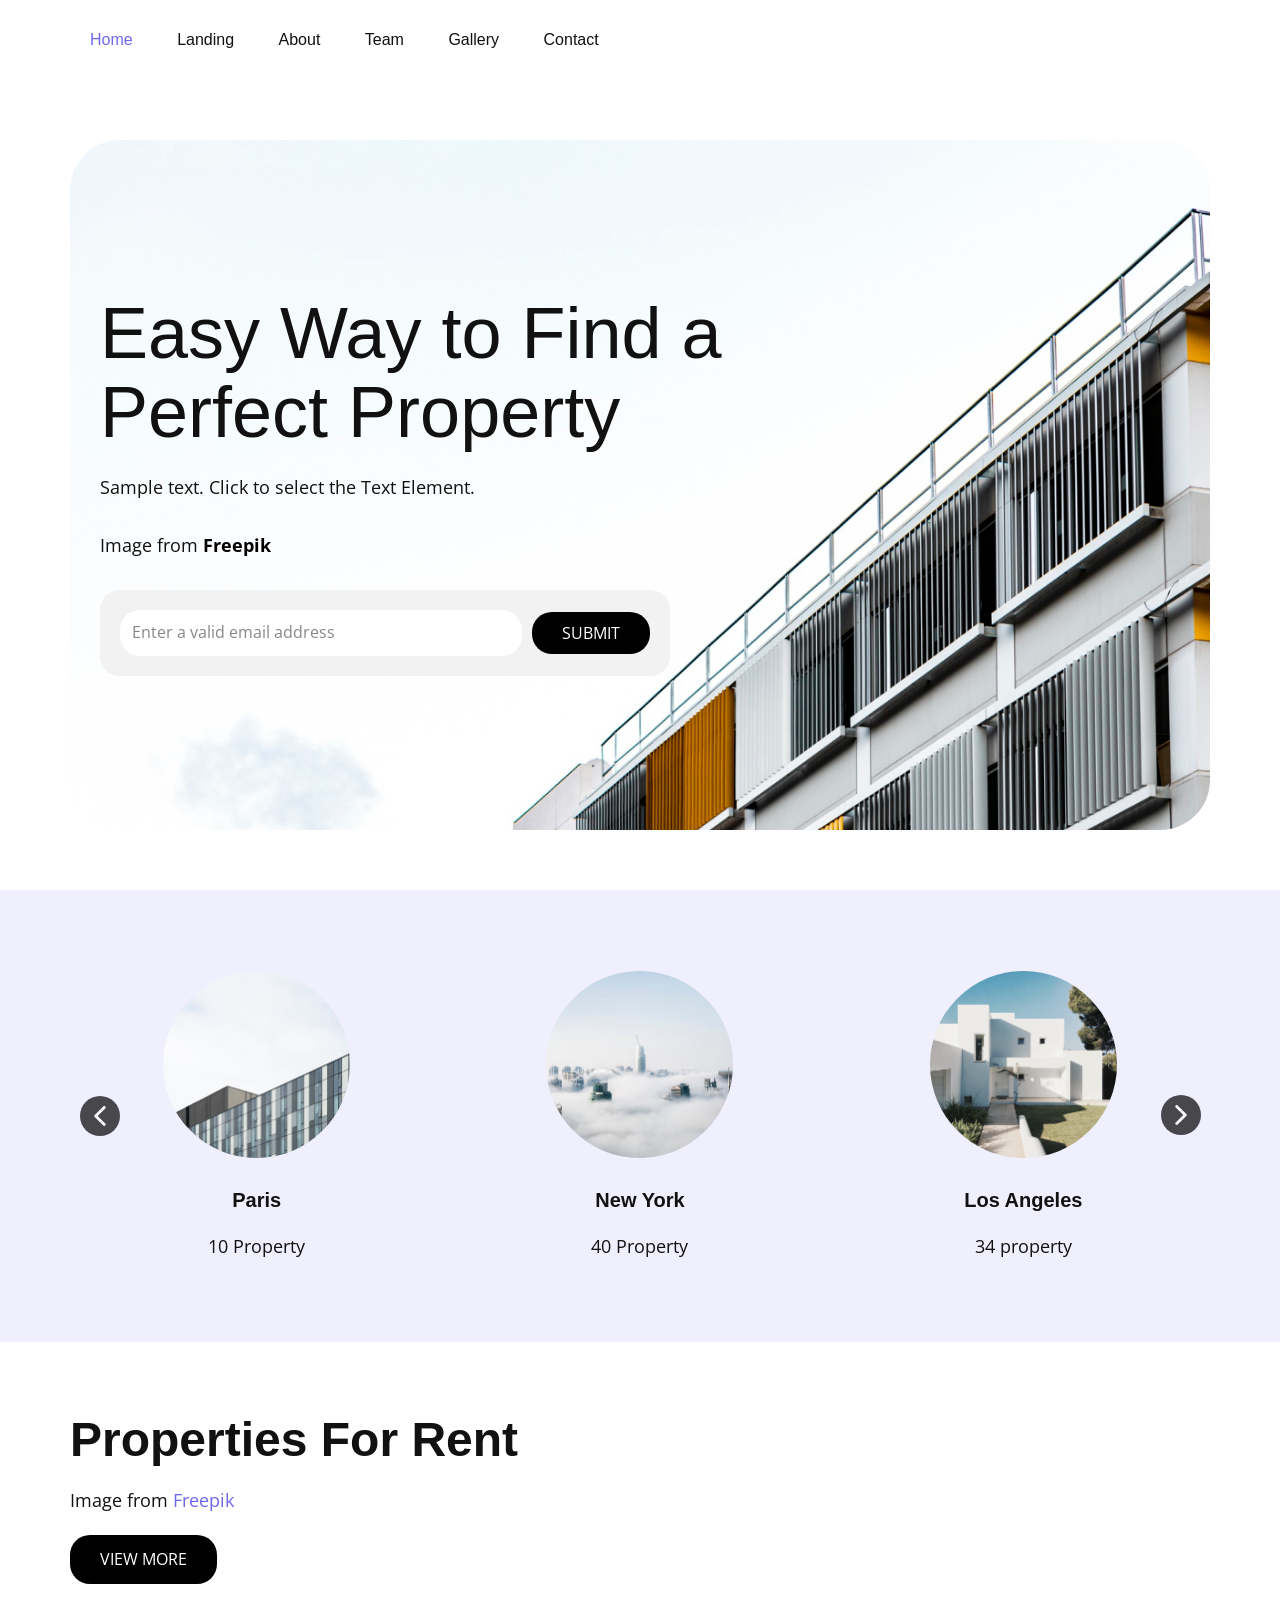
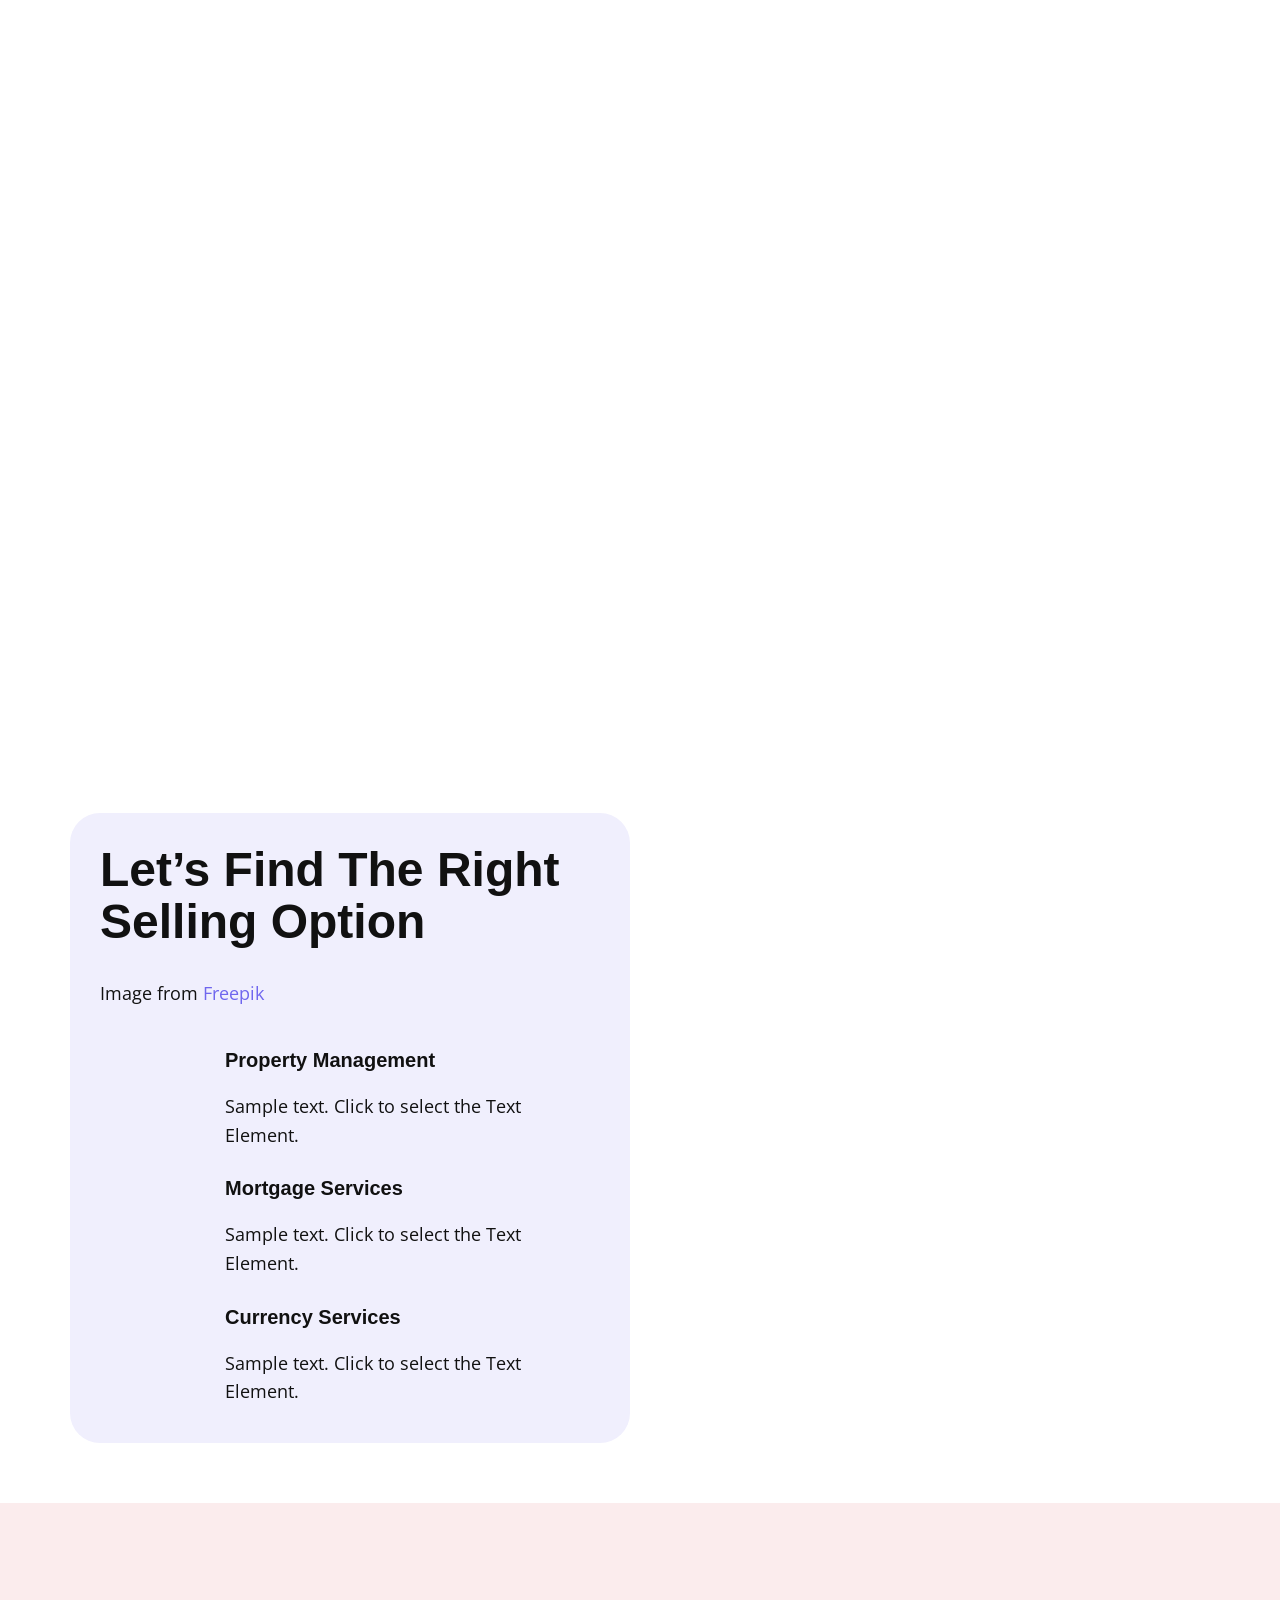
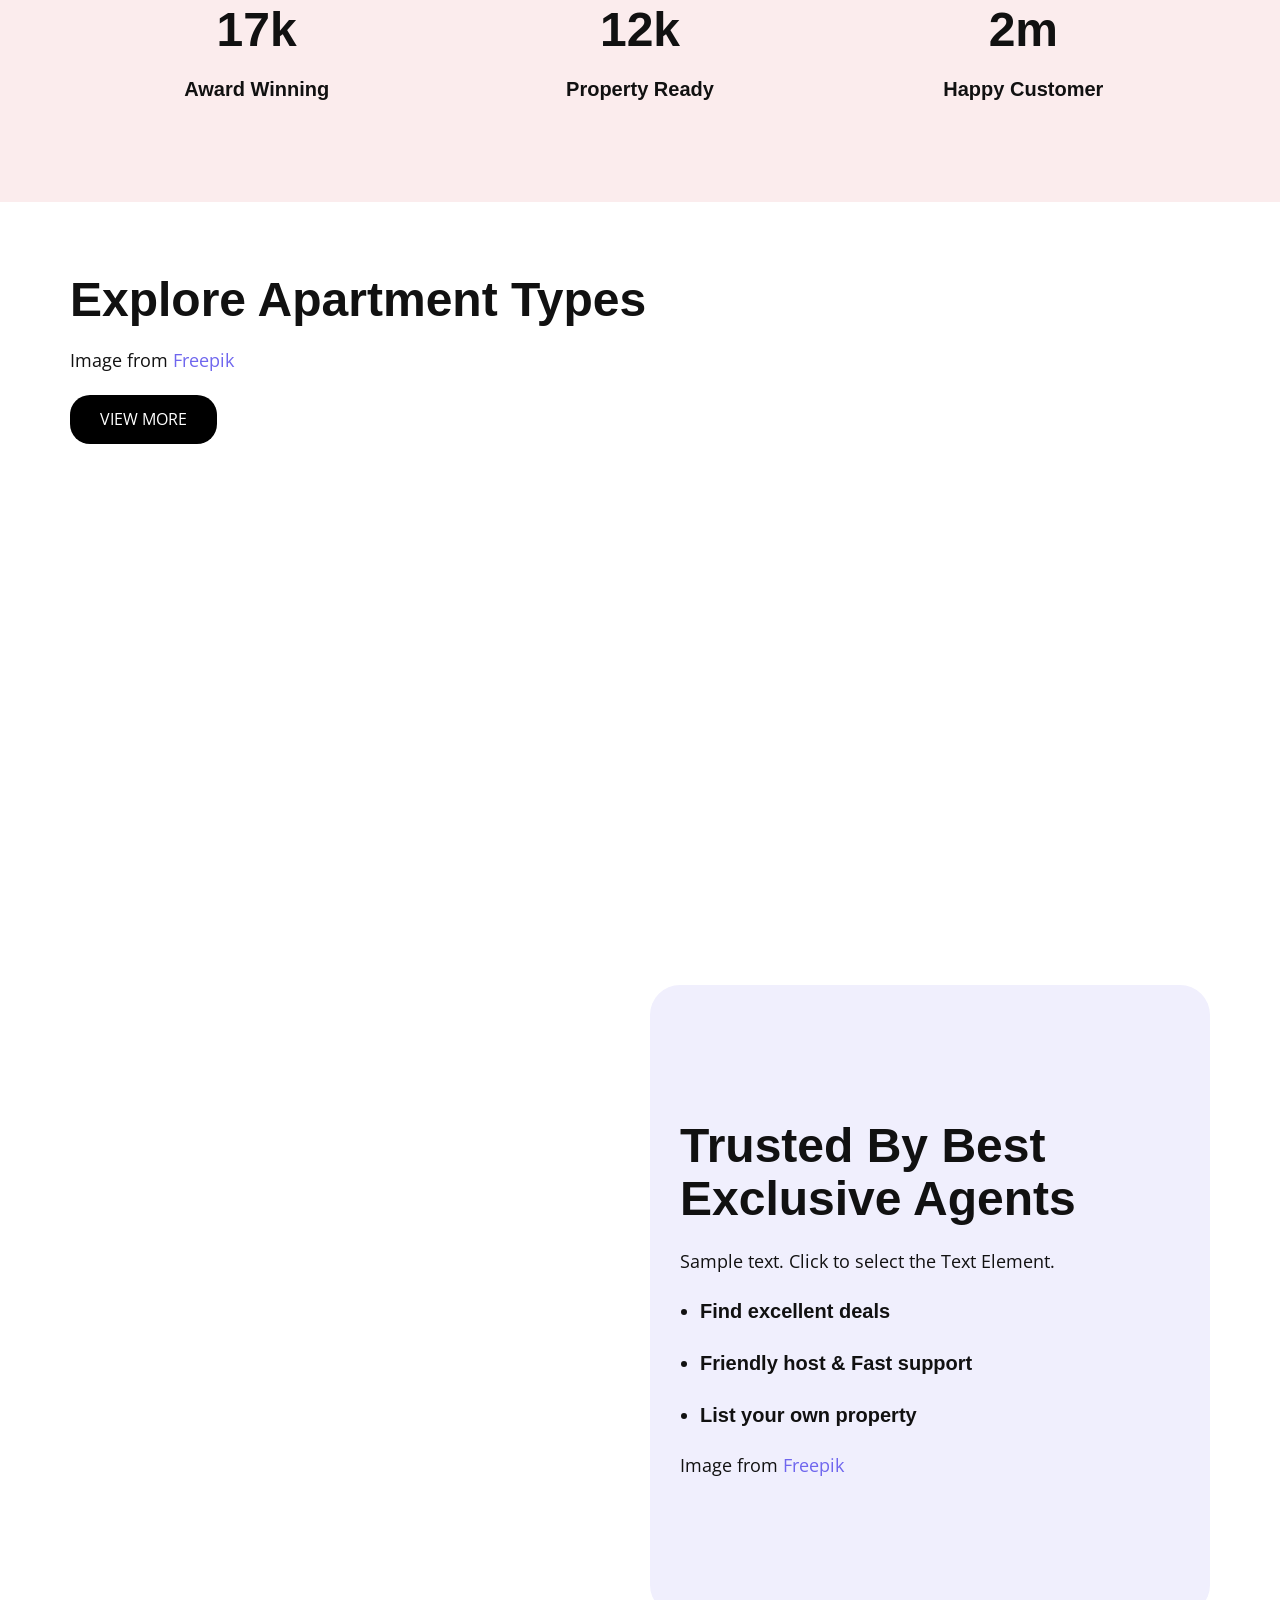
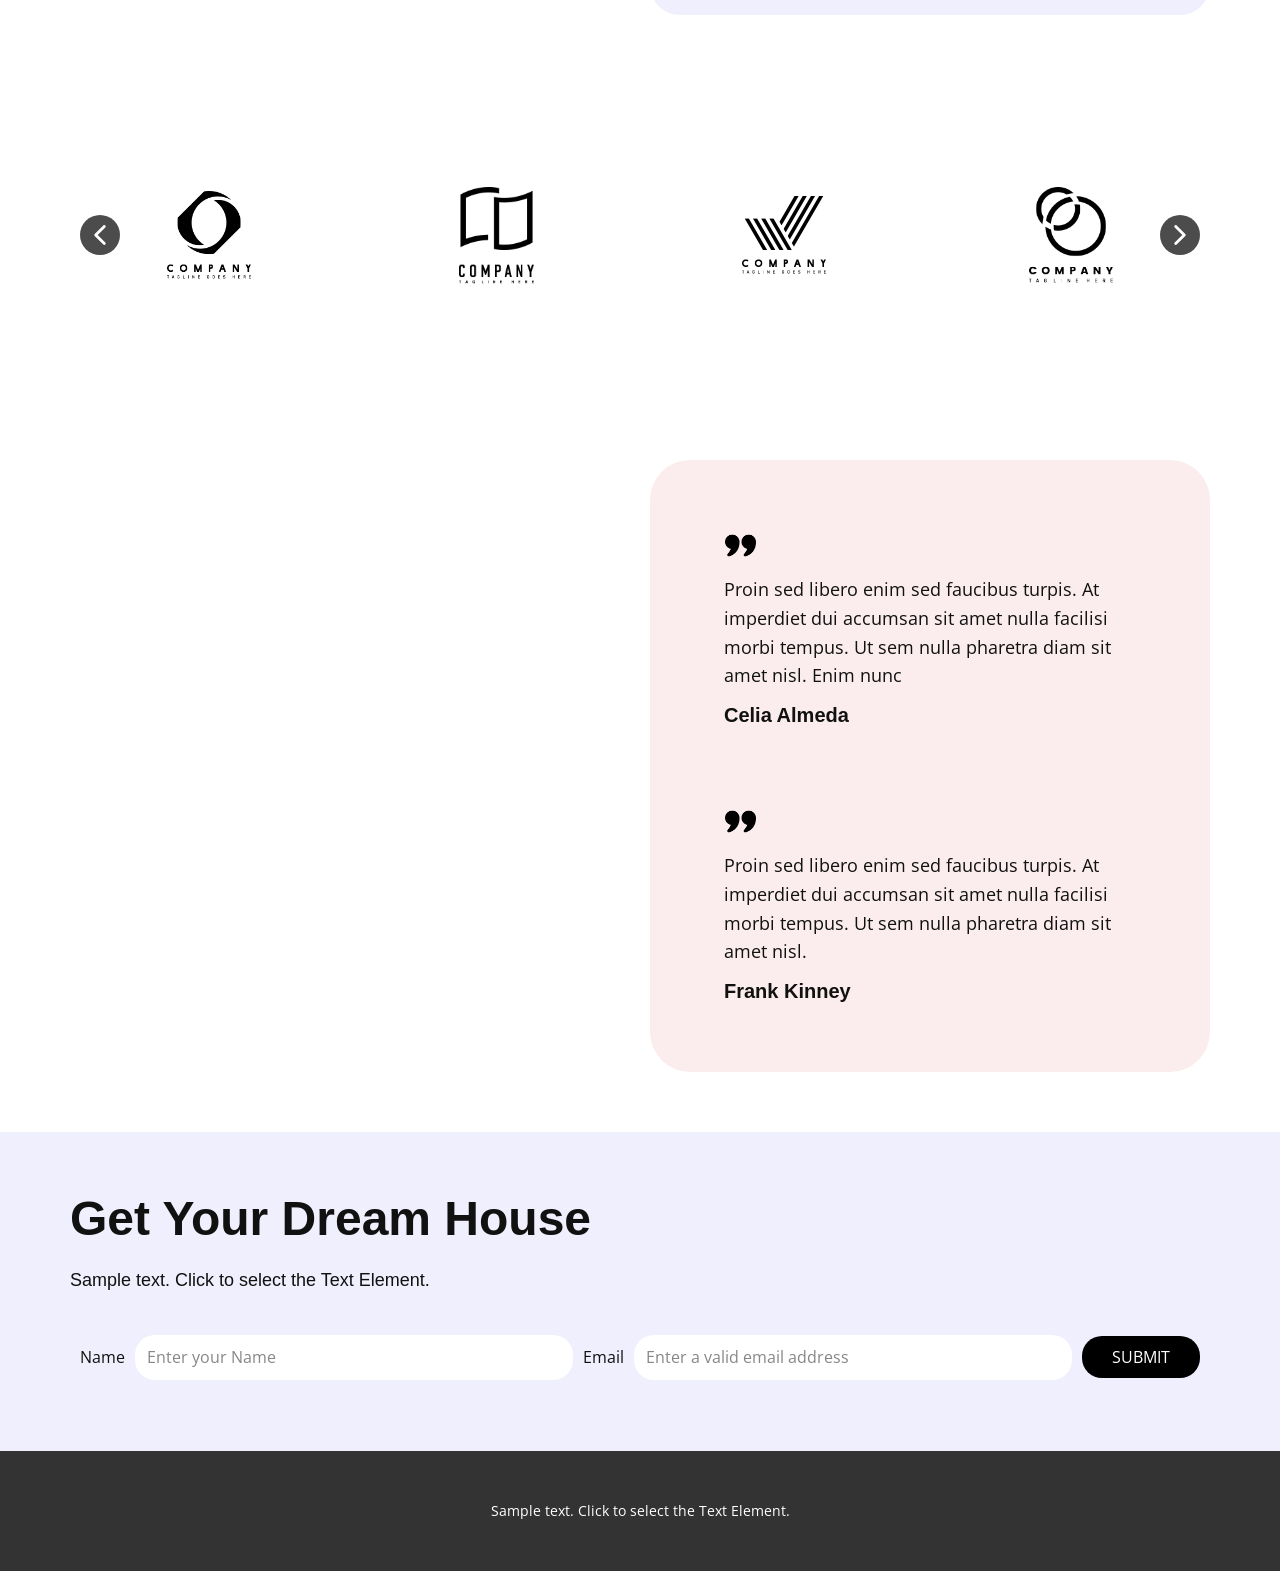
<file: index.html>
<!doctype html>
<html style="font-size: 16px" lang="en">
  <head>
    <meta name="viewport" content="width=device-width, initial-scale=1.0" />
    <meta charset="utf-8" />
    <meta
      name="keywords"
      content="​Easy Way to Find a Perfect Property, ​Properties For Rent, ​Let’s Find The Right Selling Option, 20k, 14k, 2m, ​​Explore Apartment Types, ​Trusted By Best Exclusive Agents, ​Get Your Dream House"
    />
    <meta name="description" content="" />
    <title>Home</title>
    <link rel="stylesheet" href="nicepage.css" media="screen" />
    <link rel="stylesheet" href="index.css" media="screen" />
    <script
      class="u-script"
      type="text/javascript"
      src="jquery.js"
      defer=""
    ></script>
    <script
      class="u-script"
      type="text/javascript"
      src="nicepage.js"
      defer=""
    ></script>
    <meta name="generator" content="Nicepage 8.5.1, nicepage.com" />

    <link
      id="u-page-google-font"
      rel="stylesheet"
      href="https://fonts.googleapis.com/css2?display=swap&amp;family=Roboto:ital,wght@0,100;0,200;0,300;0,400;0,500;0,600;0,700;0,800;0,900;1,100;1,200;1,300;1,400;1,500;1,600;1,700;1,800;1,900&amp;family=Open+Sans:ital,wght@0,300;0,400;0,500;0,600;0,700;0,800;1,300;1,400;1,500;1,600;1,700;1,800"
    />
    <script type="application/ld+json">
      {
        "@context": "http://schema.org",
        "@type": "Organization",
        "name": ""
      }
    </script>
    <meta name="theme-color" content="#6f66ee" />
    <meta property="og:title" content="Home" />
    <meta property="og:type" content="website" />
    <meta name="referrer" content="origin" />
    <meta data-intl-tel-input-cdn-path="intlTelInput/" />
  </head>
  <body
    data-home-page="Home.html"
    data-home-page-title="Home"
    data-path-to-root="./"
    data-include-products="false"
    class="u-body u-clearfix u-xl-mode"
    data-lang="en"
  >
    <header
      class="u-clearfix u-container-align-left u-header u-header"
      id="sec-6772"
    >
      <div class="u-clearfix u-sheet u-valign-middle u-sheet-1">
        <nav
          class="u-menu u-menu-one-level u-offcanvas u-menu-1"
          role="navigation"
          aria-label="Menu navigation"
        >
          <div
            class="menu-collapse u-custom-font u-font-ubuntu"
            style="font-size: 1rem; letter-spacing: 0px; font-weight: 700"
          >
            <a
              class="u-button-style u-custom-left-right-menu-spacing u-custom-padding-bottom u-custom-text-hover-color u-custom-top-bottom-menu-spacing u-hamburger-link u-nav-link u-text-active-palette-1-base u-text-hover-palette-2-base"
              href="#"
              tabindex="-1"
              aria-label="Open menu"
              aria-controls="7972"
            >
              <svg class="u-svg-link" viewBox="0 0 24 24">
                <use xlink:href="#menu-hamburger"></use>
              </svg>
              <svg
                class="u-svg-content"
                version="1.1"
                id="menu-hamburger"
                viewBox="0 0 16 16"
                x="0px"
                y="0px"
                xmlns:xlink="http://www.w3.org/1999/xlink"
                xmlns="http://www.w3.org/2000/svg"
              >
                <g>
                  <rect y="1" width="16" height="2"></rect>
                  <rect y="7" width="16" height="2"></rect>
                  <rect y="13" width="16" height="2"></rect>
                </g>
              </svg>
            </a>
          </div>
          <div class="u-custom-menu u-nav-container">
            <ul
              class="u-custom-font u-font-ubuntu u-nav u-unstyled u-nav-1"
              role="menubar"
            >
              <li class="u-nav-item" role="none">
                <a
                  class="u-button-style u-nav-link u-text-active-palette-1-base u-text-hover-palette-1-light-2 u-nav-link-2"
                  href="./index.html"
                  role="menuitem"
                  >Home</a
                >
              </li>
              <li class="u-nav-item" role="none">
                <a
                  class="u-button-style u-nav-link u-text-active-palette-1-base u-text-hover-palette-1-light-2 u-nav-link-2"
                  href="Landing.html"
                  role="menuitem"
                  >Landing</a
                >
              </li>
              <li class="u-nav-item" role="none">
                <a
                  class="u-button-style u-nav-link u-text-active-palette-1-base u-text-hover-palette-1-light-2 u-nav-link-2"
                  href="About.html"
                  role="menuitem"
                  >About</a
                >
              </li>
              <li class="u-nav-item" role="none">
                <a
                  class="u-button-style u-nav-link u-text-active-palette-1-base u-text-hover-palette-1-light-2 u-nav-link-2"
                  href="Team.html"
                  role="menuitem"
                  >Team</a
                >
              </li>
              <li class="u-nav-item" role="none">
                <a
                  class="u-button-style u-nav-link u-text-active-palette-1-base u-text-hover-palette-1-light-2 u-nav-link-2"
                  href="Gallery.html"
                  role="menuitem"
                  >Gallery</a
                >
              </li>
              <li class="u-nav-item" role="none">
                <a
                  class="u-button-style u-nav-link u-text-active-palette-1-base u-text-hover-palette-1-light-2 u-nav-link-2"
                  href="Contact.html"
                  role="menuitem"
                  >Contact</a
                >
              </li>
            </ul>
          </div>
          <div
            class="u-custom-menu u-nav-container-collapse"
            id="7972"
            role="region"
            aria-label="Menu panel"
          >
            <div
              class="u-black u-container-style u-inner-container-layout u-opacity u-opacity-95 u-sidenav"
            >
              <div class="u-inner-container-layout u-sidenav-overflow">
                <div
                  class="u-menu-close"
                  tabindex="-1"
                  aria-label="Close menu"
                ></div>
                <ul
                  class="u-align-center u-nav u-popupmenu-items u-unstyled u-nav-2"
                >
                  <li class="u-nav-item">
                    <a class="u-button-style u-nav-link" href="./index.html"
                      >Home</a
                    >
                  </li>
                  <li class="u-nav-item">
                    <a class="u-button-style u-nav-link" href="Landing.html"
                      >Landing</a
                    >
                  </li>
                  <li class="u-nav-item">
                    <a class="u-button-style u-nav-link" href="About.html"
                      >About</a
                    >
                  </li>
                  <li class="u-nav-item">
                    <a class="u-button-style u-nav-link" href="Team.html"
                      >Team</a
                    >
                  </li>
                  <li class="u-nav-item">
                    <a class="u-button-style u-nav-link" href="Gallery.html"
                      >Gallery</a
                    >
                  </li>
                  <li class="u-nav-item">
                    <a class="u-button-style u-nav-link" href="Contact.html"
                      >Contact</a
                    >
                  </li>
                </ul>
              </div>
            </div>
            <div class="u-black u-menu-overlay u-opacity u-opacity-70"></div>
          </div>
        </nav>
      </div>
    </header>
    <section class="u-clearfix u-container-align-left u-section-1" id="block-1">
      <div
        class="u-clearfix u-sheet u-valign-middle-lg u-valign-middle-xl u-sheet-1"
      >
        <div
          class="u-container-style u-expanded-width u-group u-image u-radius-50 u-shape-round u-image-1"
          data-image-width="1500"
          data-image-height="1071"
          data-animation-name="customAnimationIn"
          data-animation-duration="2000"
        >
          <div class="u-container-layout u-valign-middle u-container-layout-1">
            <h1 class="u-text u-text-1">Easy Way to Find a Perfect Property</h1>
            <p class="u-text u-text-default u-text-2">
              Sample text. Click to select the Text Element.
            </p>
            <p class="u-text u-text-default u-text-3">
              Image from
              <a
                href="https://freepik.com"
                class="u-active-none u-border-none u-btn u-button-link u-button-style u-hover-none u-none u-text-black u-btn-1"
                >Freepik</a
              >
            </p>
            <div class="u-form u-grey-5 u-radius-20 u-form-1">
              <form
                action="https://service.nicepagesrv.com/form/v4/form-process"
                class="u-clearfix u-form-horizontal u-form-spacing-10 u-inner-form"
                source="email"
                name="form"
                style="padding: 20px"
              >
                <div class="u-form-email u-form-group u-label-none">
                  <label for="email-3a86" class="u-label">Email</label>
                  <input
                    type="email"
                    placeholder="Enter a valid email address"
                    id="email-3a86"
                    name="email"
                    class="u-border-none u-input u-input-rectangle u-radius-20"
                    required=""
                  />
                </div>
                <div
                  class="u-align-left u-form-group u-form-submit u-label-none"
                >
                  <a
                    href="#"
                    class="u-black u-border-none u-btn u-btn-submit u-button-style u-btn-2"
                    >Submit</a
                  >
                  <input
                    type="submit"
                    value="submit"
                    class="u-form-control-hidden"
                  />
                </div>
                <div class="u-form-send-message u-form-send-success">
                  Thank you! Your message has been sent.
                </div>
                <div class="u-form-send-error u-form-send-message">
                  Unable to send your message. Please fix errors then try again.
                </div>
                <input type="hidden" value="" name="recaptchaResponse" />
                <input
                  type="hidden"
                  name="formServices"
                  value="bd0cf297-2c8f-965a-3916-5ac35c7f8e2f"
                />
              </form>
            </div>
          </div>
        </div>
      </div>
    </section>
    <section class="u-clearfix u-palette-1-light-3 u-section-2" id="block-2">
      <div class="u-clearfix u-sheet u-sheet-1">
        <div class="u-expanded-width u-layout-horizontal u-list u-list-1">
          <div class="u-repeater u-repeater-1">
            <div
              class="u-container-align-center u-container-style u-list-item u-repeater-item"
            >
              <div
                class="u-container-layout u-similar-container u-valign-middle u-container-layout-1"
              >
                <div
                  class="u-image u-image-circle u-image-1"
                  alt=""
                  data-image-width="2250"
                  data-image-height="1500"
                ></div>
                <h5 class="u-align-center u-text u-text-default u-text-1">
                  Paris
                </h5>
                <p class="u-align-center u-text u-text-default u-text-2">
                  10 Property
                </p>
              </div>
            </div>
            <div
              class="u-container-align-center u-container-style u-list-item u-repeater-item"
            >
              <div
                class="u-container-layout u-similar-container u-valign-middle u-container-layout-2"
              >
                <div
                  class="u-image u-image-circle u-image-2"
                  alt=""
                  data-image-width="2250"
                  data-image-height="1500"
                ></div>
                <h5 class="u-align-center u-text u-text-default u-text-3">
                  New York
                </h5>
                <p class="u-align-center u-text u-text-default u-text-4">
                  40 Property
                </p>
              </div>
            </div>
            <div
              class="u-container-align-center u-container-style u-list-item u-repeater-item"
            >
              <div
                class="u-container-layout u-similar-container u-valign-middle u-container-layout-3"
              >
                <div
                  class="u-image u-image-circle u-image-3"
                  alt=""
                  data-image-width="1500"
                  data-image-height="1500"
                ></div>
                <h5 class="u-align-center u-text u-text-default u-text-5">
                  Los Angeles
                </h5>
                <p class="u-align-center u-text u-text-default u-text-6">
                  34 property
                </p>
              </div>
            </div>
            <div
              class="u-container-align-center u-container-style u-list-item u-repeater-item"
            >
              <div
                class="u-container-layout u-similar-container u-valign-middle u-container-layout-4"
              >
                <div
                  class="u-image u-image-circle u-image-4"
                  alt=""
                  data-image-width="2250"
                  data-image-height="1500"
                ></div>
                <h5 class="u-align-center u-text u-text-default u-text-7">
                  Chicago
                </h5>
                <p class="u-align-center u-text u-text-default u-text-8">
                  20 Property
                </p>
              </div>
            </div>
            <div
              class="u-container-align-center u-container-style u-list-item u-repeater-item"
            >
              <div
                class="u-container-layout u-similar-container u-valign-middle u-container-layout-5"
              >
                <div
                  class="u-image u-image-circle u-image-5"
                  alt=""
                  data-image-width="1006"
                  data-image-height="1500"
                ></div>
                <h5 class="u-align-center u-text u-text-default u-text-9">
                  Verona
                </h5>
                <p class="u-align-center u-text u-text-default u-text-10">
                  60 Property
                </p>
              </div>
            </div>
            <div
              class="u-container-align-center u-container-style u-list-item u-repeater-item"
            >
              <div
                class="u-container-layout u-similar-container u-valign-middle u-container-layout-6"
              >
                <div
                  class="u-image u-image-circle u-image-6"
                  alt=""
                  data-image-width="1200"
                  data-image-height="1500"
                ></div>
                <h5 class="u-align-center u-text u-text-default u-text-11">
                  Tokio
                </h5>
                <p class="u-align-center u-text u-text-default u-text-12">
                  56 Property
                </p>
              </div>
            </div>
            <div
              class="u-container-align-center u-container-style u-list-item u-repeater-item"
            >
              <div
                class="u-container-layout u-similar-container u-valign-middle u-container-layout-7"
              >
                <div
                  class="u-image u-image-circle u-image-7"
                  alt=""
                  data-image-width="2250"
                  data-image-height="1500"
                ></div>
                <h5 class="u-align-center u-text u-text-default u-text-13">
                  Pekin
                </h5>
                <p class="u-align-center u-text u-text-default u-text-14">
                  60 Property
                </p>
              </div>
            </div>
          </div>
          <a
            class="u-absolute-vcenter u-black u-gallery-nav u-gallery-nav-prev u-icon-circle u-opacity u-opacity-70 u-spacing-10 u-gallery-nav-1"
            href="#"
            role="button"
            ><span aria-hidden="true">
              <svg viewBox="0 0 451.847 451.847">
                <path
                  d="M97.141,225.92c0-8.095,3.091-16.192,9.259-22.366L300.689,9.27c12.359-12.359,32.397-12.359,44.751,0
c12.354,12.354,12.354,32.388,0,44.748L173.525,225.92l171.903,171.909c12.354,12.354,12.354,32.391,0,44.744
c-12.354,12.365-32.386,12.365-44.745,0l-194.29-194.281C100.226,242.115,97.141,234.018,97.141,225.92z"
                ></path></svg></span
            ><span class="sr-only">
              <svg viewBox="0 0 451.847 451.847">
                <path
                  d="M97.141,225.92c0-8.095,3.091-16.192,9.259-22.366L300.689,9.27c12.359-12.359,32.397-12.359,44.751,0
c12.354,12.354,12.354,32.388,0,44.748L173.525,225.92l171.903,171.909c12.354,12.354,12.354,32.391,0,44.744
c-12.354,12.365-32.386,12.365-44.745,0l-194.29-194.281C100.226,242.115,97.141,234.018,97.141,225.92z"
                ></path></svg
            ></span>
          </a>
          <a
            class="u-black u-gallery-nav u-gallery-nav-next u-icon-circle u-opacity u-opacity-70 u-spacing-10 u-gallery-nav-2"
            href="#"
            role="button"
            ><span aria-hidden="true">
              <svg viewBox="0 0 451.846 451.847">
                <path
                  d="M345.441,248.292L151.154,442.573c-12.359,12.365-32.397,12.365-44.75,0c-12.354-12.354-12.354-32.391,0-44.744
L278.318,225.92L106.409,54.017c-12.354-12.359-12.354-32.394,0-44.748c12.354-12.359,32.391-12.359,44.75,0l194.287,194.284
c6.177,6.18,9.262,14.271,9.262,22.366C354.708,234.018,351.617,242.115,345.441,248.292z"
                ></path></svg></span
            ><span class="sr-only">
              <svg viewBox="0 0 451.846 451.847">
                <path
                  d="M345.441,248.292L151.154,442.573c-12.359,12.365-32.397,12.365-44.75,0c-12.354-12.354-12.354-32.391,0-44.744
L278.318,225.92L106.409,54.017c-12.354-12.359-12.354-32.394,0-44.748c12.354-12.359,32.391-12.359,44.75,0l194.287,194.284
c6.177,6.18,9.262,14.271,9.262,22.366C354.708,234.018,351.617,242.115,345.441,248.292z"
                ></path></svg
            ></span>
          </a>
        </div>
      </div>
    </section>
    <section class="u-clearfix u-container-align-left u-section-3" id="block-3">
      <div class="u-clearfix u-sheet u-valign-middle u-sheet-1">
        <h2 class="u-align-left u-text u-text-default u-text-1">
          Properties For Rent
        </h2>
        <p class="u-align-left u-text u-text-default u-text-2">
          Image from
          <a
            href="https://freepik.com"
            class="u-active-none u-border-none u-btn u-button-link u-button-style u-hover-none u-none u-text-palette-1-base u-btn-1"
            >Freepik</a
          >
        </p>
        <a href="#" class="u-align-left u-btn u-button-style u-btn-2"
          >view more</a
        >
        <div class="u-expanded-width u-list u-list-1">
          <div class="u-repeater u-repeater-1">
            <div
              class="u-container-style u-image u-image-round u-list-item u-radius-20 u-repeater-item u-image-1"
              data-image-width="2247"
              data-image-height="1500"
              data-animation-name="customAnimationIn"
              data-animation-duration="2000"
            >
              <div
                class="u-container-layout u-similar-container u-valign-bottom u-container-layout-1"
              >
                <div
                  class="u-container-style u-expanded-width u-group u-radius-20 u-shape-round u-white u-group-1"
                >
                  <div
                    class="u-container-layout u-valign-middle u-container-layout-2"
                  >
                    <h5 class="u-text u-text-default u-text-3">$ 250</h5>
                    <p class="u-text u-text-4">Sample text click to select</p>
                  </div>
                </div>
              </div>
            </div>
            <div
              class="u-container-align-center u-container-style u-effect-hover-zoom u-image-round u-list-item u-radius-20 u-repeater-item u-list-item-2"
              data-image-width="1500"
              data-image-height="1000"
              data-animation-name="customAnimationIn"
              data-animation-duration="2000"
            >
              <div class="u-background-effect u-expanded">
                <div
                  class="u-background-effect-image u-expanded u-image u-image-2"
                  data-image-width="1500"
                  data-image-height="1000"
                ></div>
              </div>
              <div
                class="u-container-layout u-similar-container u-valign-bottom u-container-layout-3"
              >
                <div
                  class="u-container-style u-expanded-width u-group u-radius-20 u-shape-round u-white u-group-2"
                >
                  <div
                    class="u-container-layout u-valign-middle u-container-layout-4"
                  >
                    <h5 class="u-text u-text-default u-text-5">$ 550</h5>
                    <p class="u-text u-text-6">Sample text click to select</p>
                  </div>
                </div>
              </div>
            </div>
            <div
              class="u-container-style u-image u-image-round u-list-item u-radius-20 u-repeater-item u-image-3"
              data-image-width="2250"
              data-image-height="1500"
              data-animation-name="customAnimationIn"
              data-animation-duration="2000"
            >
              <div
                class="u-container-layout u-similar-container u-valign-bottom u-container-layout-5"
              >
                <div
                  class="u-container-style u-expanded-width u-group u-radius-20 u-shape-round u-white u-group-3"
                >
                  <div
                    class="u-container-layout u-valign-middle u-container-layout-6"
                  >
                    <h5 class="u-text u-text-default u-text-7">$ 350</h5>
                    <p class="u-text u-text-8">Sample text click to select</p>
                  </div>
                </div>
              </div>
            </div>
            <div
              class="u-container-style u-image u-image-round u-list-item u-radius-20 u-repeater-item u-image-4"
              data-image-width="2250"
              data-image-height="1500"
              data-animation-name="customAnimationIn"
              data-animation-duration="2000"
            >
              <div
                class="u-container-layout u-similar-container u-valign-bottom u-container-layout-7"
              >
                <div
                  class="u-container-style u-expanded-width u-group u-radius-20 u-shape-round u-white u-group-4"
                >
                  <div
                    class="u-container-layout u-valign-middle u-container-layout-8"
                  >
                    <h5 class="u-text u-text-default u-text-9">$ 2500</h5>
                    <p class="u-text u-text-10">Sample text click to select</p>
                  </div>
                </div>
              </div>
            </div>
            <div
              class="u-container-style u-image u-image-round u-list-item u-radius-20 u-repeater-item u-image-5"
              data-image-width="1200"
              data-image-height="1500"
              data-animation-name="customAnimationIn"
              data-animation-duration="2000"
            >
              <div
                class="u-container-layout u-similar-container u-valign-bottom u-container-layout-9"
              >
                <div
                  class="u-container-style u-expanded-width u-group u-radius-20 u-shape-round u-white u-group-5"
                >
                  <div
                    class="u-container-layout u-valign-middle u-container-layout-10"
                  >
                    <h5 class="u-text u-text-default u-text-11">$ 1450</h5>
                    <p class="u-text u-text-12">Sample text click to select</p>
                  </div>
                </div>
              </div>
            </div>
            <div
              class="u-container-style u-image u-image-round u-list-item u-radius-20 u-repeater-item u-image-6"
              data-image-width="1000"
              data-image-height="1500"
              data-animation-name="customAnimationIn"
              data-animation-duration="2000"
            >
              <div
                class="u-container-layout u-similar-container u-valign-bottom u-container-layout-11"
              >
                <div
                  class="u-container-style u-expanded-width u-group u-radius-20 u-shape-round u-white u-group-6"
                >
                  <div
                    class="u-container-layout u-valign-middle u-container-layout-12"
                  >
                    <h5 class="u-text u-text-default u-text-13">$ 150</h5>
                    <p class="u-text u-text-14">Sample text click to select</p>
                  </div>
                </div>
              </div>
            </div>
          </div>
        </div>
      </div>
    </section>
    <section
      class="u-clearfix u-container-align-center u-section-4"
      id="block-4"
    >
      <div class="u-clearfix u-sheet u-valign-middle u-sheet-1">
        <div
          class="u-clearfix u-expanded-width u-gutter-20 u-layout-wrap u-layout-wrap-1"
        >
          <div class="u-layout">
            <div class="u-layout-row">
              <div
                class="u-container-style u-layout-cell u-palette-1-light-3 u-radius-40 u-shape-round u-size-30 u-layout-cell-1"
              >
                <div
                  class="u-container-layout u-valign-bottom u-container-layout-1"
                >
                  <h2 class="u-text u-text-default u-text-1">
                    Let’s Find The Right Selling Option
                  </h2>
                  <p class="u-text u-text-default u-text-2">
                    Image from
                    <a
                      href="https://freepik.com"
                      class="u-active-none u-border-none u-btn u-button-link u-button-style u-hover-none u-none u-text-palette-1-base u-btn-1"
                      >Freepik</a
                    >
                  </p>
                  <div class="u-expanded-width u-list u-list-1">
                    <div class="u-repeater u-repeater-1">
                      <div
                        class="u-container-style u-list-item u-repeater-item"
                      >
                        <div
                          class="u-container-layout u-similar-container u-container-layout-2"
                        >
                          <span
                            class="u-align-left u-icon u-icon-circle u-palette-1-light-2 u-text-white u-icon-1"
                            data-animation-name="customAnimationIn"
                            data-animation-duration="2000"
                            ><svg
                              class="u-svg-link"
                              preserveAspectRatio="xMidYMin slice"
                              viewBox="0 0 54 54"
                              style=""
                            >
                              <use xlink:href="#svg-da1d"></use></svg
                            ><svg
                              class="u-svg-content"
                              viewBox="0 0 54 54"
                              x="0px"
                              y="0px"
                              id="svg-da1d"
                              style="enable-background: new 0 0 54 54"
                            >
                              <g>
                                <path
                                  d="M27,8c-9.374,0-17,7.626-17,17c0,7.112,4.391,13.412,11,15.9V50c0,0.553,0.447,1,1,1h1v2c0,0.553,0.447,1,1,1h6
		c0.553,0,1-0.447,1-1v-2h1c0.553,0,1-0.447,1-1v-9.1c6.609-2.488,11-8.788,11-15.9C44,15.626,36.374,8,27,8z M30,49
		c-0.553,0-1,0.447-1,1v2h-4v-2c0-0.553-0.447-1-1-1h-1v-5h8v5H30z M31.688,39.242C31.277,39.377,31,39.761,31,40.192V42h-8v-1.808
		c0-0.432-0.277-0.815-0.688-0.95C16.145,37.214,12,31.49,12,25c0-8.271,6.729-15,15-15s15,6.729,15,15
		C42,31.49,37.855,37.214,31.688,39.242z"
                                ></path>
                                <path
                                  d="M27,6c0.553,0,1-0.447,1-1V1c0-0.553-0.447-1-1-1s-1,0.447-1,1v4C26,5.553,26.447,6,27,6z"
                                ></path>
                                <path
                                  d="M51,24h-4c-0.553,0-1,0.447-1,1s0.447,1,1,1h4c0.553,0,1-0.447,1-1S51.553,24,51,24z"
                                ></path>
                                <path
                                  d="M7,24H3c-0.553,0-1,0.447-1,1s0.447,1,1,1h4c0.553,0,1-0.447,1-1S7.553,24,7,24z"
                                ></path>
                                <path
                                  d="M43.264,7.322l-2.828,2.828c-0.391,0.391-0.391,1.023,0,1.414c0.195,0.195,0.451,0.293,0.707,0.293
		s0.512-0.098,0.707-0.293l2.828-2.828c0.391-0.391,0.391-1.023,0-1.414S43.654,6.932,43.264,7.322z"
                                ></path>
                                <path
                                  d="M12.15,38.436l-2.828,2.828c-0.391,0.391-0.391,1.023,0,1.414c0.195,0.195,0.451,0.293,0.707,0.293
		s0.512-0.098,0.707-0.293l2.828-2.828c0.391-0.391,0.391-1.023,0-1.414S12.541,38.045,12.15,38.436z"
                                ></path>
                                <path
                                  d="M41.85,38.436c-0.391-0.391-1.023-0.391-1.414,0s-0.391,1.023,0,1.414l2.828,2.828c0.195,0.195,0.451,0.293,0.707,0.293
		s0.512-0.098,0.707-0.293c0.391-0.391,0.391-1.023,0-1.414L41.85,38.436z"
                                ></path>
                                <path
                                  d="M12.15,11.564c0.195,0.195,0.451,0.293,0.707,0.293s0.512-0.098,0.707-0.293c0.391-0.391,0.391-1.023,0-1.414l-2.828-2.828
		c-0.391-0.391-1.023-0.391-1.414,0s-0.391,1.023,0,1.414L12.15,11.564z"
                                ></path>
                                <path
                                  d="M27,13c-6.617,0-12,5.383-12,12c0,0.553,0.447,1,1,1s1-0.447,1-1c0-5.514,4.486-10,10-10c0.553,0,1-0.447,1-1
		S27.553,13,27,13z"
                                ></path>
                              </g></svg
                          ></span>
                          <h5
                            class="u-text u-text-default-lg u-text-default-md u-text-default-xl u-text-3"
                          >
                            Property Management
                          </h5>
                          <p
                            class="u-text u-text-default-lg u-text-default-md u-text-default-xl u-text-4"
                          >
                            Sample text. Click to select the Text Element.
                          </p>
                        </div>
                      </div>
                      <div
                        class="u-container-align-left u-container-style u-list-item u-repeater-item"
                      >
                        <div
                          class="u-container-layout u-similar-container u-container-layout-3"
                        >
                          <span
                            class="u-align-left u-icon u-icon-circle u-palette-1-light-2 u-text-white u-icon-2"
                            data-animation-name="customAnimationIn"
                            data-animation-duration="2000"
                            ><svg
                              class="u-svg-link"
                              preserveAspectRatio="xMidYMin slice"
                              viewBox="0 0 54 54"
                              style=""
                            >
                              <use xlink:href="#svg-3d64"></use></svg
                            ><svg
                              class="u-svg-content"
                              viewBox="0 0 54 54"
                              x="0px"
                              y="0px"
                              id="svg-3d64"
                              style="enable-background: new 0 0 54 54"
                            >
                              <g>
                                <path
                                  d="M51.22,21h-5.052c-0.812,0-1.481-0.447-1.792-1.197s-0.153-1.54,0.42-2.114l3.572-3.571
		c0.525-0.525,0.814-1.224,0.814-1.966c0-0.743-0.289-1.441-0.814-1.967l-4.553-4.553c-1.05-1.05-2.881-1.052-3.933,0l-3.571,3.571
		c-0.574,0.573-1.366,0.733-2.114,0.421C33.447,9.313,33,8.644,33,7.832V2.78C33,1.247,31.753,0,30.22,0H23.78
		C22.247,0,21,1.247,21,2.78v5.052c0,0.812-0.447,1.481-1.197,1.792c-0.748,0.313-1.54,0.152-2.114-0.421l-3.571-3.571
		c-1.052-1.052-2.883-1.05-3.933,0l-4.553,4.553c-0.525,0.525-0.814,1.224-0.814,1.967c0,0.742,0.289,1.44,0.814,1.966l3.572,3.571
		c0.573,0.574,0.73,1.364,0.42,2.114S8.644,21,7.832,21H2.78C1.247,21,0,22.247,0,23.78v6.439C0,31.753,1.247,33,2.78,33h5.052
		c0.812,0,1.481,0.447,1.792,1.197s0.153,1.54-0.42,2.114l-3.572,3.571c-0.525,0.525-0.814,1.224-0.814,1.966
		c0,0.743,0.289,1.441,0.814,1.967l4.553,4.553c1.051,1.051,2.881,1.053,3.933,0l3.571-3.572c0.574-0.573,1.363-0.731,2.114-0.42
		c0.75,0.311,1.197,0.98,1.197,1.792v5.052c0,1.533,1.247,2.78,2.78,2.78h6.439c1.533,0,2.78-1.247,2.78-2.78v-5.052
		c0-0.812,0.447-1.481,1.197-1.792c0.751-0.312,1.54-0.153,2.114,0.42l3.571,3.572c1.052,1.052,2.883,1.05,3.933,0l4.553-4.553
		c0.525-0.525,0.814-1.224,0.814-1.967c0-0.742-0.289-1.44-0.814-1.966l-3.572-3.571c-0.573-0.574-0.73-1.364-0.42-2.114
		S45.356,33,46.168,33h5.052c1.533,0,2.78-1.247,2.78-2.78V23.78C54,22.247,52.753,21,51.22,21z M52,30.22
		C52,30.65,51.65,31,51.22,31h-5.052c-1.624,0-3.019,0.932-3.64,2.432c-0.622,1.5-0.295,3.146,0.854,4.294l3.572,3.571
		c0.305,0.305,0.305,0.8,0,1.104l-4.553,4.553c-0.304,0.304-0.799,0.306-1.104,0l-3.571-3.572c-1.149-1.149-2.794-1.474-4.294-0.854
		c-1.5,0.621-2.432,2.016-2.432,3.64v5.052C31,51.65,30.65,52,30.22,52H23.78C23.35,52,23,51.65,23,51.22v-5.052
		c0-1.624-0.932-3.019-2.432-3.64c-0.503-0.209-1.021-0.311-1.533-0.311c-1.014,0-1.997,0.4-2.761,1.164l-3.571,3.572
		c-0.306,0.306-0.801,0.304-1.104,0l-4.553-4.553c-0.305-0.305-0.305-0.8,0-1.104l3.572-3.571c1.148-1.148,1.476-2.794,0.854-4.294
		C10.851,31.932,9.456,31,7.832,31H2.78C2.35,31,2,30.65,2,30.22V23.78C2,23.35,2.35,23,2.78,23h5.052
		c1.624,0,3.019-0.932,3.64-2.432c0.622-1.5,0.295-3.146-0.854-4.294l-3.572-3.571c-0.305-0.305-0.305-0.8,0-1.104l4.553-4.553
		c0.304-0.305,0.799-0.305,1.104,0l3.571,3.571c1.147,1.147,2.792,1.476,4.294,0.854C22.068,10.851,23,9.456,23,7.832V2.78
		C23,2.35,23.35,2,23.78,2h6.439C30.65,2,31,2.35,31,2.78v5.052c0,1.624,0.932,3.019,2.432,3.64
		c1.502,0.622,3.146,0.294,4.294-0.854l3.571-3.571c0.306-0.305,0.801-0.305,1.104,0l4.553,4.553c0.305,0.305,0.305,0.8,0,1.104
		l-3.572,3.571c-1.148,1.148-1.476,2.794-0.854,4.294c0.621,1.5,2.016,2.432,3.64,2.432h5.052C51.65,23,52,23.35,52,23.78V30.22z"
                                ></path>
                                <path
                                  d="M27,18c-4.963,0-9,4.037-9,9s4.037,9,9,9s9-4.037,9-9S31.963,18,27,18z M27,34c-3.859,0-7-3.141-7-7s3.141-7,7-7
		s7,3.141,7,7S30.859,34,27,34z"
                                ></path>
                              </g></svg
                          ></span>
                          <h5
                            class="u-text u-text-default-lg u-text-default-md u-text-default-xl u-text-5"
                          >
                            Mortgage Services
                          </h5>
                          <p
                            class="u-text u-text-default-lg u-text-default-md u-text-default-xl u-text-6"
                          >
                            Sample text. Click to select the Text Element.
                          </p>
                        </div>
                      </div>
                      <div
                        class="u-container-align-left u-container-style u-list-item u-repeater-item"
                      >
                        <div
                          class="u-container-layout u-similar-container u-container-layout-4"
                        >
                          <span
                            class="u-align-left u-icon u-icon-circle u-palette-1-light-2 u-text-white u-icon-3"
                            data-animation-name="customAnimationIn"
                            data-animation-duration="2000"
                            ><svg
                              class="u-svg-link"
                              preserveAspectRatio="xMidYMin slice"
                              viewBox="0 0 60 60"
                              style=""
                            >
                              <use xlink:href="#svg-13e3"></use></svg
                            ><svg
                              class="u-svg-content"
                              viewBox="0 0 60 60"
                              x="0px"
                              y="0px"
                              id="svg-13e3"
                              style="enable-background: new 0 0 60 60"
                            >
                              <path
                                d="M55.014,45.389l-9.553-4.776C44.56,40.162,44,39.256,44,38.248v-3.381c0.229-0.28,0.47-0.599,0.719-0.951
	c1.239-1.75,2.232-3.698,2.954-5.799C49.084,27.47,50,26.075,50,24.5v-4c0-0.963-0.36-1.896-1-2.625v-5.319
	c0.056-0.55,0.276-3.824-2.092-6.525C44.854,3.688,41.521,2.5,37,2.5s-7.854,1.188-9.908,3.53c-1.435,1.637-1.918,3.481-2.064,4.805
	C23.314,9.949,21.294,9.5,19,9.5c-10.389,0-10.994,8.855-11,9v4.579c-0.648,0.706-1,1.521-1,2.33v3.454
	c0,1.079,0.483,2.085,1.311,2.765c0.825,3.11,2.854,5.46,3.644,6.285v2.743c0,0.787-0.428,1.509-1.171,1.915l-6.653,4.173
	C1.583,48.134,0,50.801,0,53.703V57.5h14h2h44v-4.043C60,50.019,58.089,46.927,55.014,45.389z M14,53.262V55.5H2v-1.797
	c0-2.17,1.184-4.164,3.141-5.233l6.652-4.173c1.333-0.727,2.161-2.121,2.161-3.641v-3.591l-0.318-0.297
	c-0.026-0.024-2.683-2.534-3.468-5.955l-0.091-0.396l-0.342-0.22C9.275,29.899,9,29.4,9,28.863v-3.454
	c0-0.36,0.245-0.788,0.671-1.174L10,23.938l-0.002-5.38C10.016,18.271,10.537,11.5,19,11.5c2.393,0,4.408,0.553,6,1.644v4.731
	c-0.64,0.729-1,1.662-1,2.625v4c0,0.304,0.035,0.603,0.101,0.893c0.027,0.116,0.081,0.222,0.118,0.334
	c0.055,0.168,0.099,0.341,0.176,0.5c0.001,0.002,0.002,0.003,0.003,0.005c0.256,0.528,0.629,1,1.099,1.377
	c0.005,0.019,0.011,0.036,0.016,0.054c0.06,0.229,0.123,0.457,0.191,0.68l0.081,0.261c0.014,0.046,0.031,0.093,0.046,0.139
	c0.035,0.108,0.069,0.215,0.105,0.321c0.06,0.175,0.123,0.356,0.196,0.553c0.031,0.082,0.065,0.156,0.097,0.237
	c0.082,0.209,0.164,0.411,0.25,0.611c0.021,0.048,0.039,0.1,0.06,0.147l0.056,0.126c0.026,0.058,0.053,0.11,0.079,0.167
	c0.098,0.214,0.194,0.421,0.294,0.621c0.016,0.032,0.031,0.067,0.047,0.099c0.063,0.125,0.126,0.243,0.189,0.363
	c0.108,0.206,0.214,0.4,0.32,0.588c0.052,0.092,0.103,0.182,0.154,0.269c0.144,0.246,0.281,0.472,0.414,0.682
	c0.029,0.045,0.057,0.092,0.085,0.135c0.242,0.375,0.452,0.679,0.626,0.916c0.046,0.063,0.086,0.117,0.125,0.17
	c0.022,0.029,0.052,0.071,0.071,0.097v3.309c0,0.968-0.528,1.856-1.377,2.32l-2.646,1.443l-0.461-0.041l-0.188,0.395l-5.626,3.069
	C15.801,46.924,14,49.958,14,53.262z M58,55.5H16v-2.238c0-2.571,1.402-4.934,3.659-6.164l8.921-4.866
	C30.073,41.417,31,39.854,31,38.155v-4.018v-0.001l-0.194-0.232l-0.038-0.045c-0.002-0.003-0.064-0.078-0.165-0.21
	c-0.006-0.008-0.012-0.016-0.019-0.024c-0.053-0.069-0.115-0.152-0.186-0.251c-0.001-0.002-0.002-0.003-0.003-0.005
	c-0.149-0.207-0.336-0.476-0.544-0.8c-0.005-0.007-0.009-0.015-0.014-0.022c-0.098-0.153-0.202-0.32-0.308-0.497
	c-0.008-0.013-0.016-0.026-0.024-0.04c-0.226-0.379-0.466-0.808-0.705-1.283c0,0-0.001-0.001-0.001-0.002
	c-0.127-0.255-0.254-0.523-0.378-0.802l0,0c-0.017-0.039-0.035-0.077-0.052-0.116h0c-0.055-0.125-0.11-0.256-0.166-0.391
	c-0.02-0.049-0.04-0.1-0.06-0.15c-0.052-0.131-0.105-0.263-0.161-0.414c-0.102-0.272-0.198-0.556-0.29-0.849l-0.055-0.178
	c-0.006-0.02-0.013-0.04-0.019-0.061c-0.094-0.316-0.184-0.639-0.26-0.971l-0.091-0.396l-0.341-0.22
	C26.346,25.803,26,25.176,26,24.5v-4c0-0.561,0.238-1.084,0.67-1.475L27,18.728V12.5v-0.354l-0.027-0.021
	c-0.034-0.722,0.009-2.935,1.623-4.776C30.253,5.458,33.081,4.5,37,4.5c3.905,0,6.727,0.951,8.386,2.828
	c1.947,2.201,1.625,5.017,1.623,5.041L47,18.728l0.33,0.298C47.762,19.416,48,19.939,48,20.5v4c0,0.873-0.572,1.637-1.422,1.899
	l-0.498,0.153l-0.16,0.495c-0.669,2.081-1.622,4.003-2.834,5.713c-0.297,0.421-0.586,0.794-0.837,1.079L42,34.123v4.125
	c0,1.77,0.983,3.361,2.566,4.153l9.553,4.776C56.513,48.374,58,50.78,58,53.457V55.5z"
                              ></path></svg
                          ></span>
                          <h5
                            class="u-text u-text-default-lg u-text-default-md u-text-default-xl u-text-7"
                          >
                            Currency Services
                          </h5>
                          <p
                            class="u-text u-text-default-lg u-text-default-md u-text-default-xl u-text-8"
                          >
                            Sample text. Click to select the Text Element.
                          </p>
                        </div>
                      </div>
                    </div>
                  </div>
                </div>
              </div>
              <div
                class="u-container-align-center u-container-style u-image u-image-round u-layout-cell u-radius-40 u-size-30 u-image-1"
                data-image-width="1280"
                data-image-height="1920"
                data-animation-name="customAnimationIn"
                data-animation-duration="2000"
              >
                <div class="u-container-layout u-container-layout-5"></div>
              </div>
            </div>
          </div>
        </div>
      </div>
    </section>
    <section
      class="u-clearfix u-container-align-center u-palette-2-light-3 u-section-5"
      id="block-5"
    >
      <div class="u-clearfix u-sheet u-valign-middle u-sheet-1">
        <div class="u-expanded-width u-list u-list-1">
          <div class="u-repeater u-repeater-1">
            <div
              class="u-container-align-center u-container-style u-list-item u-repeater-item"
            >
              <div
                class="u-container-layout u-similar-container u-valign-middle u-container-layout-1"
              >
                <h2
                  class="u-align-center u-text u-text-1"
                  data-animation-name="counter"
                  data-animation-event="scroll"
                  data-animation-duration="3000"
                >
                  20k
                </h2>
                <h5 class="u-align-center u-text u-text-2">Award Winning</h5>
              </div>
            </div>
            <div
              class="u-container-align-center u-container-style u-list-item u-repeater-item"
            >
              <div
                class="u-container-layout u-similar-container u-valign-middle u-container-layout-2"
              >
                <h2
                  class="u-align-center u-text u-text-3"
                  data-animation-name="counter"
                  data-animation-event="scroll"
                  data-animation-duration="3000"
                >
                  14k
                </h2>
                <h5 class="u-align-center u-text u-text-4">Property Ready</h5>
              </div>
            </div>
            <div
              class="u-container-align-center u-container-style u-list-item u-repeater-item"
            >
              <div
                class="u-container-layout u-similar-container u-valign-middle u-container-layout-3"
              >
                <h2
                  class="u-align-center u-text u-text-5"
                  data-animation-name="counter"
                  data-animation-event="scroll"
                  data-animation-duration="3000"
                >
                  2m
                </h2>
                <h5 class="u-align-center u-text u-text-6">Happy Customer</h5>
              </div>
            </div>
          </div>
        </div>
      </div>
    </section>
    <section class="u-clearfix u-container-align-left u-section-6" id="block-6">
      <div class="u-clearfix u-sheet u-valign-middle u-sheet-1">
        <h2 class="u-align-left u-text u-text-default u-text-1">
          Explore Apartment Types
        </h2>
        <p class="u-align-left u-text u-text-default u-text-2">
          Image from
          <a
            href="https://freepik.com"
            class="u-active-none u-border-none u-btn u-button-link u-button-style u-hover-none u-none u-text-palette-1-base u-btn-1"
            >Freepik</a
          >
        </p>
        <a href="#" class="u-align-left u-btn u-button-style u-btn-2"
          >view more</a
        >
        <div class="u-expanded-width u-list u-list-1">
          <div class="u-repeater u-repeater-1">
            <div
              class="u-container-align-center u-container-style u-list-item u-palette-1-light-3 u-radius-20 u-repeater-item u-list-item-1"
              data-animation-name="customAnimationIn"
              data-animation-duration="2000"
            >
              <div
                class="u-container-layout u-similar-container u-valign-top-xl u-container-layout-1"
              >
                <img
                  class="u-expanded-width-lg u-expanded-width-md u-image u-image-round u-radius-20 u-image-1"
                  src="images/pexels-photo-532568.jpeg"
                  data-image-width="2250"
                  data-image-height="1500"
                />
                <h5
                  class="u-align-center-sm u-align-center-xs u-text u-text-default u-text-3"
                >
                  Office
                </h5>
              </div>
            </div>
            <div
              class="u-container-align-center u-container-style u-list-item u-palette-1-light-3 u-radius-20 u-repeater-item u-list-item-2"
              data-animation-name="customAnimationIn"
              data-animation-duration="2000"
            >
              <div
                class="u-container-layout u-similar-container u-valign-top-xl u-container-layout-2"
              >
                <img
                  class="u-expanded-width-lg u-expanded-width-md u-image u-image-round u-radius-20 u-image-2"
                  src="images/house-isolated-field1.jpg"
                  data-image-width="1500"
                  data-image-height="1000"
                />
                <h5
                  class="u-align-center-sm u-align-center-xs u-text u-text-default u-text-4"
                >
                  House
                </h5>
              </div>
            </div>
            <div
              class="u-container-align-center u-container-style u-list-item u-palette-1-light-3 u-radius-20 u-repeater-item u-list-item-3"
              data-animation-name="customAnimationIn"
              data-animation-duration="2000"
            >
              <div
                class="u-container-layout u-similar-container u-valign-top-xl u-container-layout-3"
              >
                <img
                  class="u-expanded-width-lg u-expanded-width-md u-image u-image-round u-radius-20 u-image-3"
                  src="images/low-angle-shot-facade-white-modern-building-blue-clear-sky.jpg"
                  data-image-width="1500"
                  data-image-height="997"
                />
                <h5
                  class="u-align-center-sm u-align-center-xs u-text u-text-default u-text-5"
                >
                  Appartments
                </h5>
              </div>
            </div>
          </div>
        </div>
      </div>
    </section>
    <section class="u-clearfix u-container-align-left u-section-7" id="block-7">
      <div class="u-clearfix u-sheet u-valign-middle u-sheet-1">
        <div
          class="u-clearfix u-expanded-width u-gutter-20 u-layout-wrap u-layout-wrap-1"
        >
          <div class="u-layout">
            <div class="u-layout-row">
              <div
                class="u-container-align-center u-container-style u-image u-image-round u-layout-cell u-radius-40 u-size-30 u-image-1"
                data-image-width="4000"
                data-image-height="4000"
                data-animation-name="customAnimationIn"
                data-animation-duration="2000"
              >
                <div class="u-container-layout u-container-layout-1"></div>
              </div>
              <div
                class="u-container-style u-layout-cell u-palette-1-light-3 u-radius-40 u-shape-round u-size-30 u-layout-cell-2"
              >
                <div
                  class="u-container-layout u-valign-middle u-container-layout-2"
                >
                  <h2 class="u-align-left u-text u-text-default u-text-1">
                    Trusted By Best Exclusive Agents
                  </h2>
                  <p class="u-align-left u-text u-text-2">
                    Sample text. Click to select the Text Element.
                  </p>
                  <ul
                    class="u-align-left u-custom-font u-font-ubuntu u-spacing-20 u-text u-text-3"
                  >
                    <li>Find excellent deals</li>
                    <li>Friendly host &amp; Fast support</li>
                    <li>List your own property</li>
                  </ul>
                  <p class="u-align-left u-text u-text-4">
                    Image from
                    <a
                      href="https://freepik.com"
                      class="u-active-none u-border-none u-btn u-button-link u-button-style u-hover-none u-none u-text-palette-1-base u-btn-1"
                      >Freepik</a
                    >
                  </p>
                </div>
              </div>
            </div>
          </div>
        </div>
      </div>
    </section>
    <section
      class="u-align-center u-clearfix u-container-align-center u-section-8"
      id="block-8"
    >
      <div class="u-clearfix u-sheet u-sheet-1">
        <div class="u-expanded-width u-layout-horizontal u-list u-list-1">
          <div class="u-repeater u-repeater-1">
            <div
              class="u-align-center u-container-align-center u-container-style u-list-item u-repeater-item"
            >
              <div
                class="u-container-layout u-similar-container u-valign-middle u-container-layout-1"
              >
                <img
                  class="u-image u-image-contain u-image-default u-preserve-proportions u-image-1"
                  src="images/black-logo-1.png"
                  alt=""
                  data-image-width="151"
                  data-image-height="158"
                />
              </div>
            </div>
            <div
              class="u-align-center u-container-align-center u-container-style u-list-item u-repeater-item"
            >
              <div
                class="u-container-layout u-similar-container u-valign-middle u-container-layout-2"
              >
                <img
                  class="u-image u-image-contain u-image-default u-preserve-proportions u-image-2"
                  src="images/black-logo-2_150.png"
                  alt=""
                  data-image-width="116"
                  data-image-height="150"
                />
              </div>
            </div>
            <div
              class="u-align-center u-container-align-center u-container-style u-list-item u-repeater-item"
            >
              <div
                class="u-container-layout u-similar-container u-valign-middle u-container-layout-3"
              >
                <img
                  class="u-image u-image-contain u-image-default u-preserve-proportions u-image-3"
                  src="images/black-logo-3.png"
                  alt=""
                  data-image-width="168"
                  data-image-height="156"
                />
              </div>
            </div>
            <div
              class="u-align-center u-container-align-center u-container-style u-list-item u-repeater-item"
            >
              <div
                class="u-container-layout u-similar-container u-valign-middle u-container-layout-4"
              >
                <img
                  class="u-image u-image-contain u-image-default u-preserve-proportions u-image-4"
                  src="images/black-logo-4.png"
                  alt=""
                  data-image-width="134"
                  data-image-height="154"
                />
              </div>
            </div>
            <div
              class="u-align-center u-container-align-center u-container-style u-list-item u-repeater-item"
            >
              <div
                class="u-container-layout u-similar-container u-valign-middle u-container-layout-5"
              >
                <img
                  class="u-image u-image-contain u-image-default u-preserve-proportions u-image-5"
                  src="images/black-logo-5.png"
                  alt=""
                  data-image-width="142"
                  data-image-height="155"
                />
              </div>
            </div>
            <div
              class="u-align-center u-container-align-center u-container-style u-list-item u-repeater-item"
            >
              <div
                class="u-container-layout u-similar-container u-valign-middle u-container-layout-6"
              >
                <img
                  class="u-image u-image-contain u-image-default u-preserve-proportions u-image-6"
                  src="images/black-logo-6.png"
                  alt=""
                  data-image-width="131"
                  data-image-height="171"
                />
              </div>
            </div>
            <div
              class="u-align-center u-container-align-center u-container-style u-list-item u-repeater-item"
            >
              <div
                class="u-container-layout u-similar-container u-valign-middle u-container-layout-7"
              >
                <img
                  class="u-image u-image-contain u-image-default u-preserve-proportions u-image-7"
                  src="images/black-logo-8_150.png"
                  alt=""
                  data-image-width="148"
                  data-image-height="150"
                />
              </div>
            </div>
          </div>
          <a
            class="u-absolute-vcenter u-black u-gallery-nav u-gallery-nav-prev u-icon-circle u-opacity u-opacity-70 u-spacing-10 u-text-white u-gallery-nav-1"
            href="#"
            role="button"
            ><span aria-hidden="true">
              <svg viewBox="0 0 451.847 451.847">
                <path
                  d="M97.141,225.92c0-8.095,3.091-16.192,9.259-22.366L300.689,9.27c12.359-12.359,32.397-12.359,44.751,0
c12.354,12.354,12.354,32.388,0,44.748L173.525,225.92l171.903,171.909c12.354,12.354,12.354,32.391,0,44.744
c-12.354,12.365-32.386,12.365-44.745,0l-194.29-194.281C100.226,242.115,97.141,234.018,97.141,225.92z"
                ></path></svg></span
            ><span class="sr-only">
              <svg viewBox="0 0 451.847 451.847">
                <path
                  d="M97.141,225.92c0-8.095,3.091-16.192,9.259-22.366L300.689,9.27c12.359-12.359,32.397-12.359,44.751,0
c12.354,12.354,12.354,32.388,0,44.748L173.525,225.92l171.903,171.909c12.354,12.354,12.354,32.391,0,44.744
c-12.354,12.365-32.386,12.365-44.745,0l-194.29-194.281C100.226,242.115,97.141,234.018,97.141,225.92z"
                ></path></svg
            ></span>
          </a>
          <a
            class="u-absolute-vcenter u-black u-gallery-nav u-gallery-nav-next u-icon-circle u-opacity u-opacity-70 u-spacing-10 u-text-white u-gallery-nav-2"
            href="#"
            role="button"
            ><span aria-hidden="true">
              <svg viewBox="0 0 451.846 451.847">
                <path
                  d="M345.441,248.292L151.154,442.573c-12.359,12.365-32.397,12.365-44.75,0c-12.354-12.354-12.354-32.391,0-44.744
L278.318,225.92L106.409,54.017c-12.354-12.359-12.354-32.394,0-44.748c12.354-12.359,32.391-12.359,44.75,0l194.287,194.284
c6.177,6.18,9.262,14.271,9.262,22.366C354.708,234.018,351.617,242.115,345.441,248.292z"
                ></path></svg></span
            ><span class="sr-only">
              <svg viewBox="0 0 451.846 451.847">
                <path
                  d="M345.441,248.292L151.154,442.573c-12.359,12.365-32.397,12.365-44.75,0c-12.354-12.354-12.354-32.391,0-44.744
L278.318,225.92L106.409,54.017c-12.354-12.359-12.354-32.394,0-44.748c12.354-12.359,32.391-12.359,44.75,0l194.287,194.284
c6.177,6.18,9.262,14.271,9.262,22.366C354.708,234.018,351.617,242.115,345.441,248.292z"
                ></path></svg
            ></span>
          </a>
        </div>
      </div>
    </section>
    <section
      class="u-clearfix u-container-align-left u-white u-section-9"
      id="block-9"
    >
      <div
        class="u-clearfix u-sheet u-valign-middle-lg u-valign-middle-xl u-sheet-1"
      >
        <div
          class="u-clearfix u-expanded-width u-gutter-20 u-layout-wrap u-layout-wrap-1"
        >
          <div class="u-layout">
            <div class="u-layout-row">
              <div
                class="u-container-align-center u-container-style u-image u-image-round u-layout-cell u-radius-50 u-size-30 u-image-1"
                data-image-width="1500"
                data-image-height="1000"
                data-animation-name="customAnimationIn"
                data-animation-duration="2000"
              >
                <div class="u-container-layout u-container-layout-1"></div>
              </div>
              <div
                class="u-container-style u-layout-cell u-palette-2-light-3 u-radius-50 u-shape-round u-size-30 u-layout-cell-2"
              >
                <div
                  class="u-container-layout u-valign-middle u-container-layout-2"
                >
                  <div
                    class="u-expanded-width-md u-expanded-width-sm u-expanded-width-xs u-layout-grid u-list u-list-1"
                  >
                    <div class="u-repeater u-repeater-1">
                      <div
                        class="u-container-align-left u-container-style u-list-item u-repeater-item u-shape-rectangle"
                      >
                        <div
                          class="u-container-layout u-similar-container u-valign-middle u-container-layout-3"
                        >
                          <span
                            class="u-align-left u-file-icon u-icon u-text-black u-icon-1"
                            ><img src="images/4338295-038f51b9.png" alt=""
                          /></span>
                          <p class="u-align-left u-text u-text-1">
                            Proin sed libero enim sed faucibus turpis. At
                            imperdiet dui accumsan sit amet nulla facilisi morbi
                            tempus. Ut sem nulla pharetra diam sit amet nisl.
                            Enim nunc
                          </p>
                          <h5 class="u-align-left u-text u-text-2">
                            Celia Almeda
                          </h5>
                        </div>
                      </div>
                      <div
                        class="u-container-align-left u-container-style u-list-item u-repeater-item u-shape-rectangle"
                      >
                        <div
                          class="u-container-layout u-similar-container u-valign-middle u-container-layout-4"
                        >
                          <span
                            class="u-align-left u-file-icon u-icon u-text-black u-icon-2"
                            ><img src="images/4338295-038f51b9.png" alt=""
                          /></span>
                          <p class="u-align-left u-text u-text-3">
                            Proin sed libero enim sed faucibus turpis. At
                            imperdiet dui accumsan sit amet nulla facilisi morbi
                            tempus. Ut sem nulla pharetra diam sit amet
                            nisl.&nbsp;
                          </p>
                          <h5 class="u-align-left u-text u-text-4">
                            Frank Kinney
                          </h5>
                        </div>
                      </div>
                    </div>
                  </div>
                </div>
              </div>
            </div>
          </div>
        </div>
      </div>
    </section>
    <section
      class="u-clearfix u-container-align-left u-palette-1-light-3 u-section-10"
      id="block-10"
    >
      <div class="u-clearfix u-sheet u-valign-middle u-sheet-1">
        <h2 class="u-align-left u-text u-text-default u-text-1">
          Get Your Dream House
        </h2>
        <p
          class="u-align-left u-custom-font u-font-ubuntu u-text u-text-default u-text-2"
        >
          Sample text. Click to select the Text Element.
        </p>
        <div class="u-expanded-width u-form u-form-1">
          <form
            action="https://service.nicepagesrv.com/form/v4/form-process"
            class="u-clearfix u-form-horizontal u-form-spacing-10 u-inner-form"
            source="email"
            name="form-1"
            style="padding: 10px"
          >
            <div class="u-form-group u-form-name">
              <label for="name-5361" class="u-label">Name</label>
              <input
                type="text"
                placeholder="Enter your Name"
                id="name-5361"
                name="name"
                class="u-border-none u-input u-input-rectangle u-radius-20"
                required=""
              />
            </div>
            <div class="u-form-email u-form-group">
              <label for="email-5361" class="u-label">Email</label>
              <input
                type="email"
                placeholder="Enter a valid email address"
                id="email-5361"
                name="email"
                class="u-border-none u-input u-input-rectangle u-radius-20"
                required=""
              />
            </div>
            <div class="u-align-left u-form-group u-form-submit">
              <a href="#" class="u-btn u-btn-submit u-button-style">Submit</a>
              <input
                type="submit"
                value="submit"
                class="u-form-control-hidden"
              />
            </div>
            <div class="u-form-send-message u-form-send-success">
              Thank you! Your message has been sent.
            </div>
            <div class="u-form-send-error u-form-send-message">
              Unable to send your message. Please fix errors then try again.
            </div>
            <input type="hidden" value="" name="recaptchaResponse" />
            <input
              type="hidden"
              name="formServices"
              value="bd0cf297-2c8f-965a-3916-5ac35c7f8e2f"
            />
          </form>
        </div>
      </div>
    </section>

    <footer
      class="u-align-center u-clearfix u-container-align-center u-footer u-grey-80 u-footer"
      id="sec-6200"
    >
      <div class="u-clearfix u-sheet u-sheet-1">
        <p class="u-small-text u-text u-text-variant u-text-1">
          Sample text. Click to select the Text Element.
        </p>
      </div>
    </footer>
  </body>
</html>
</file>
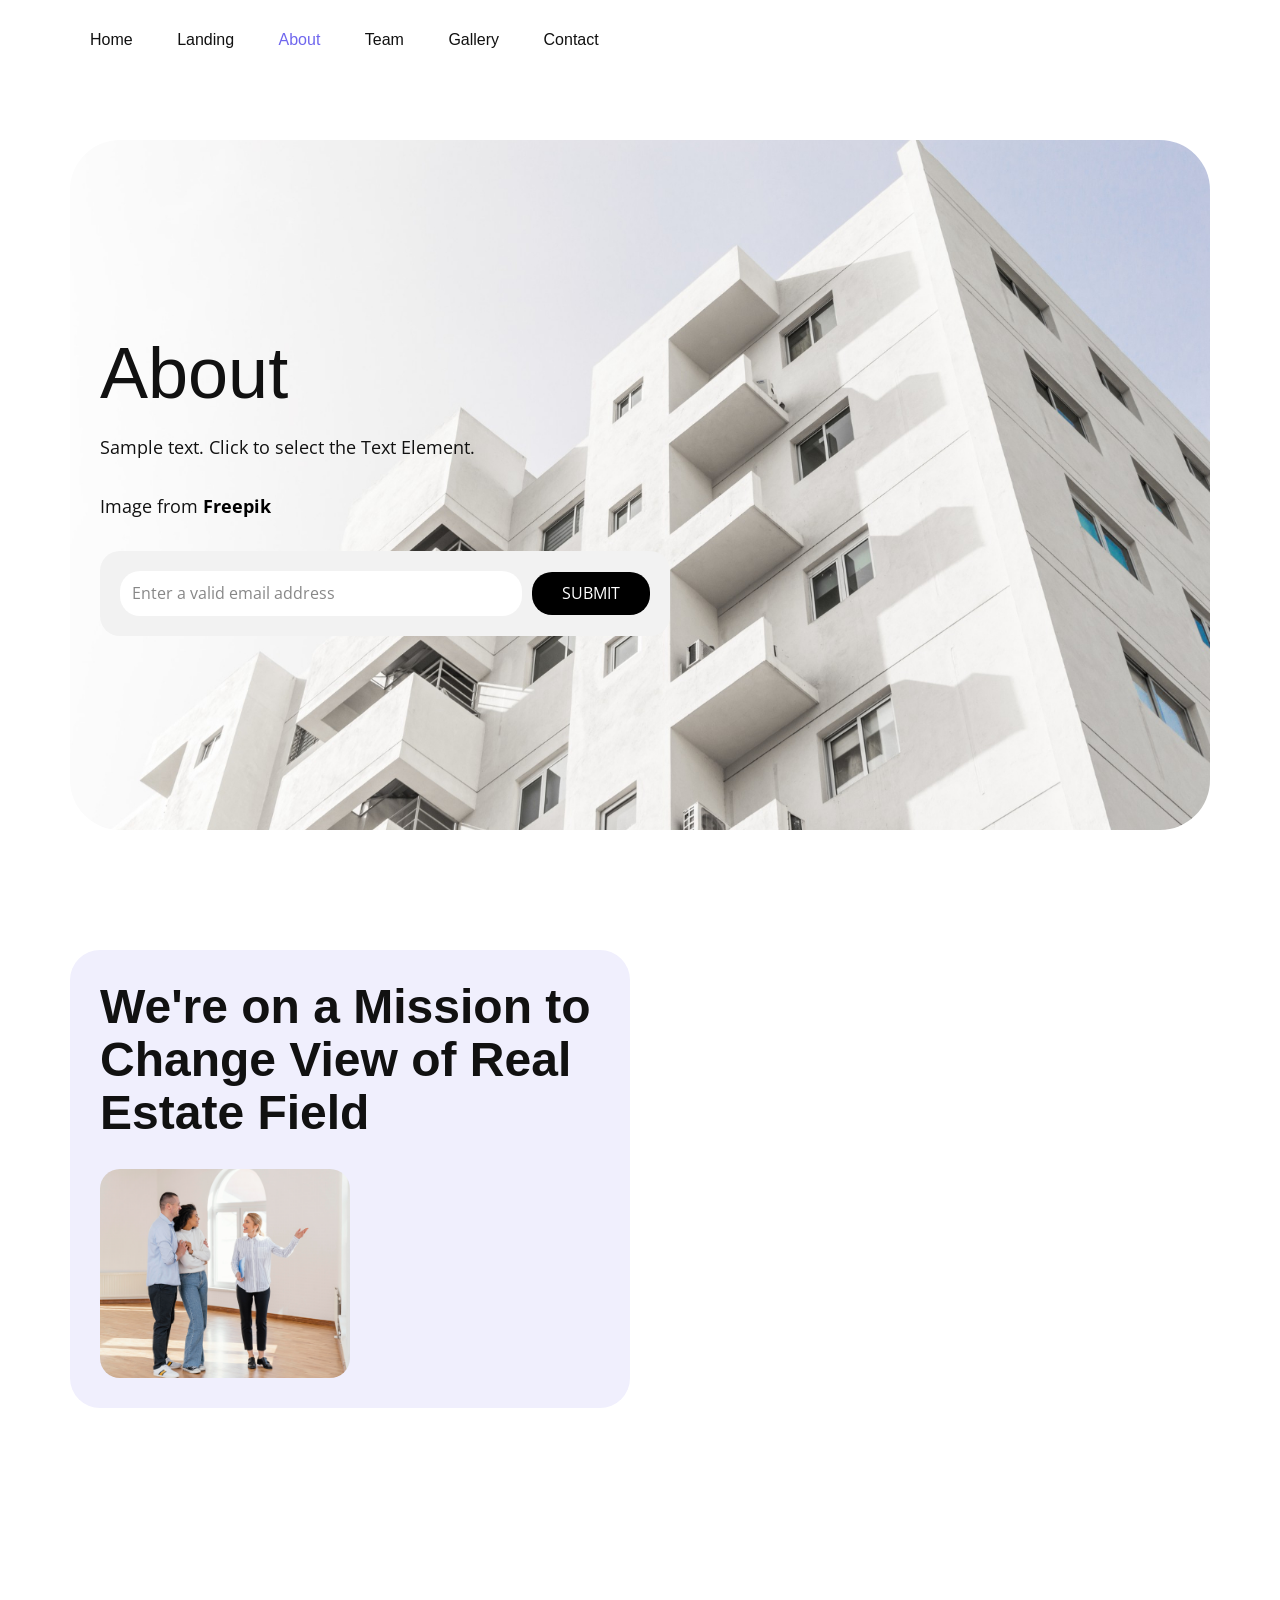
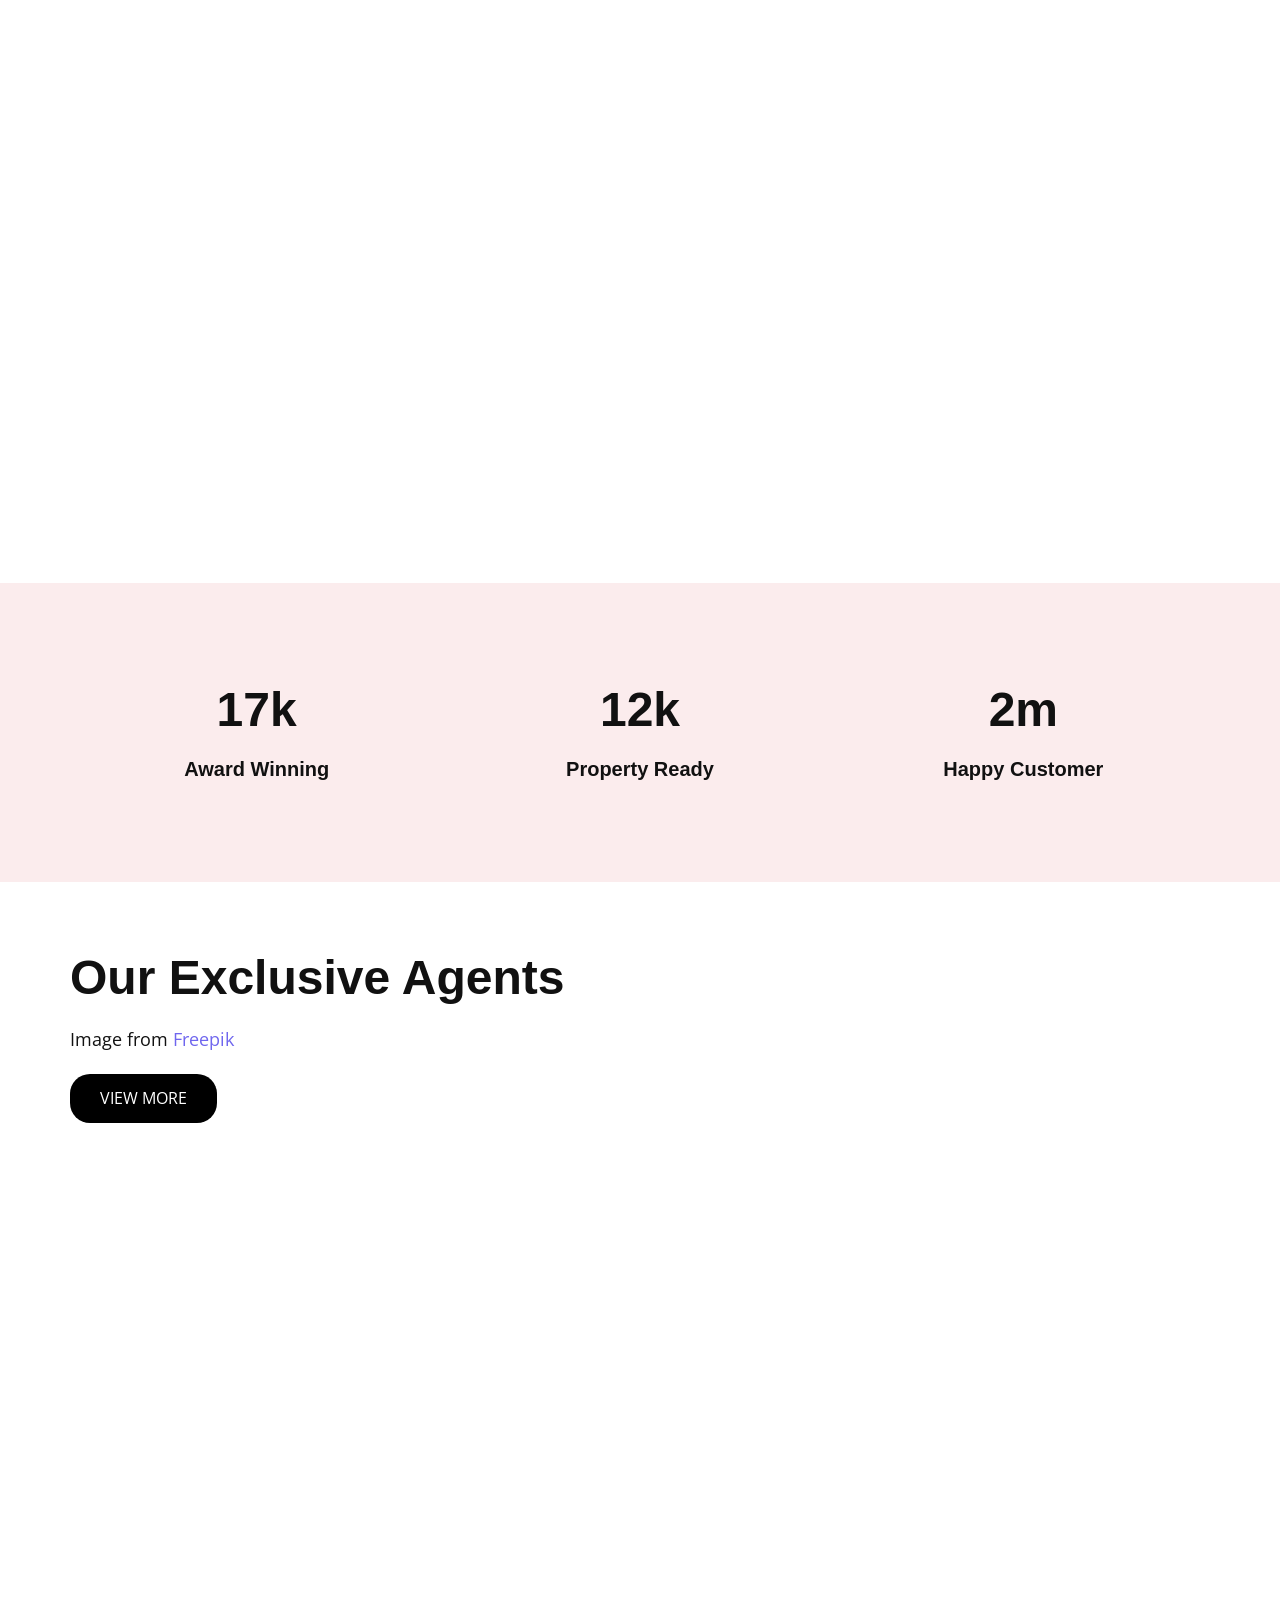
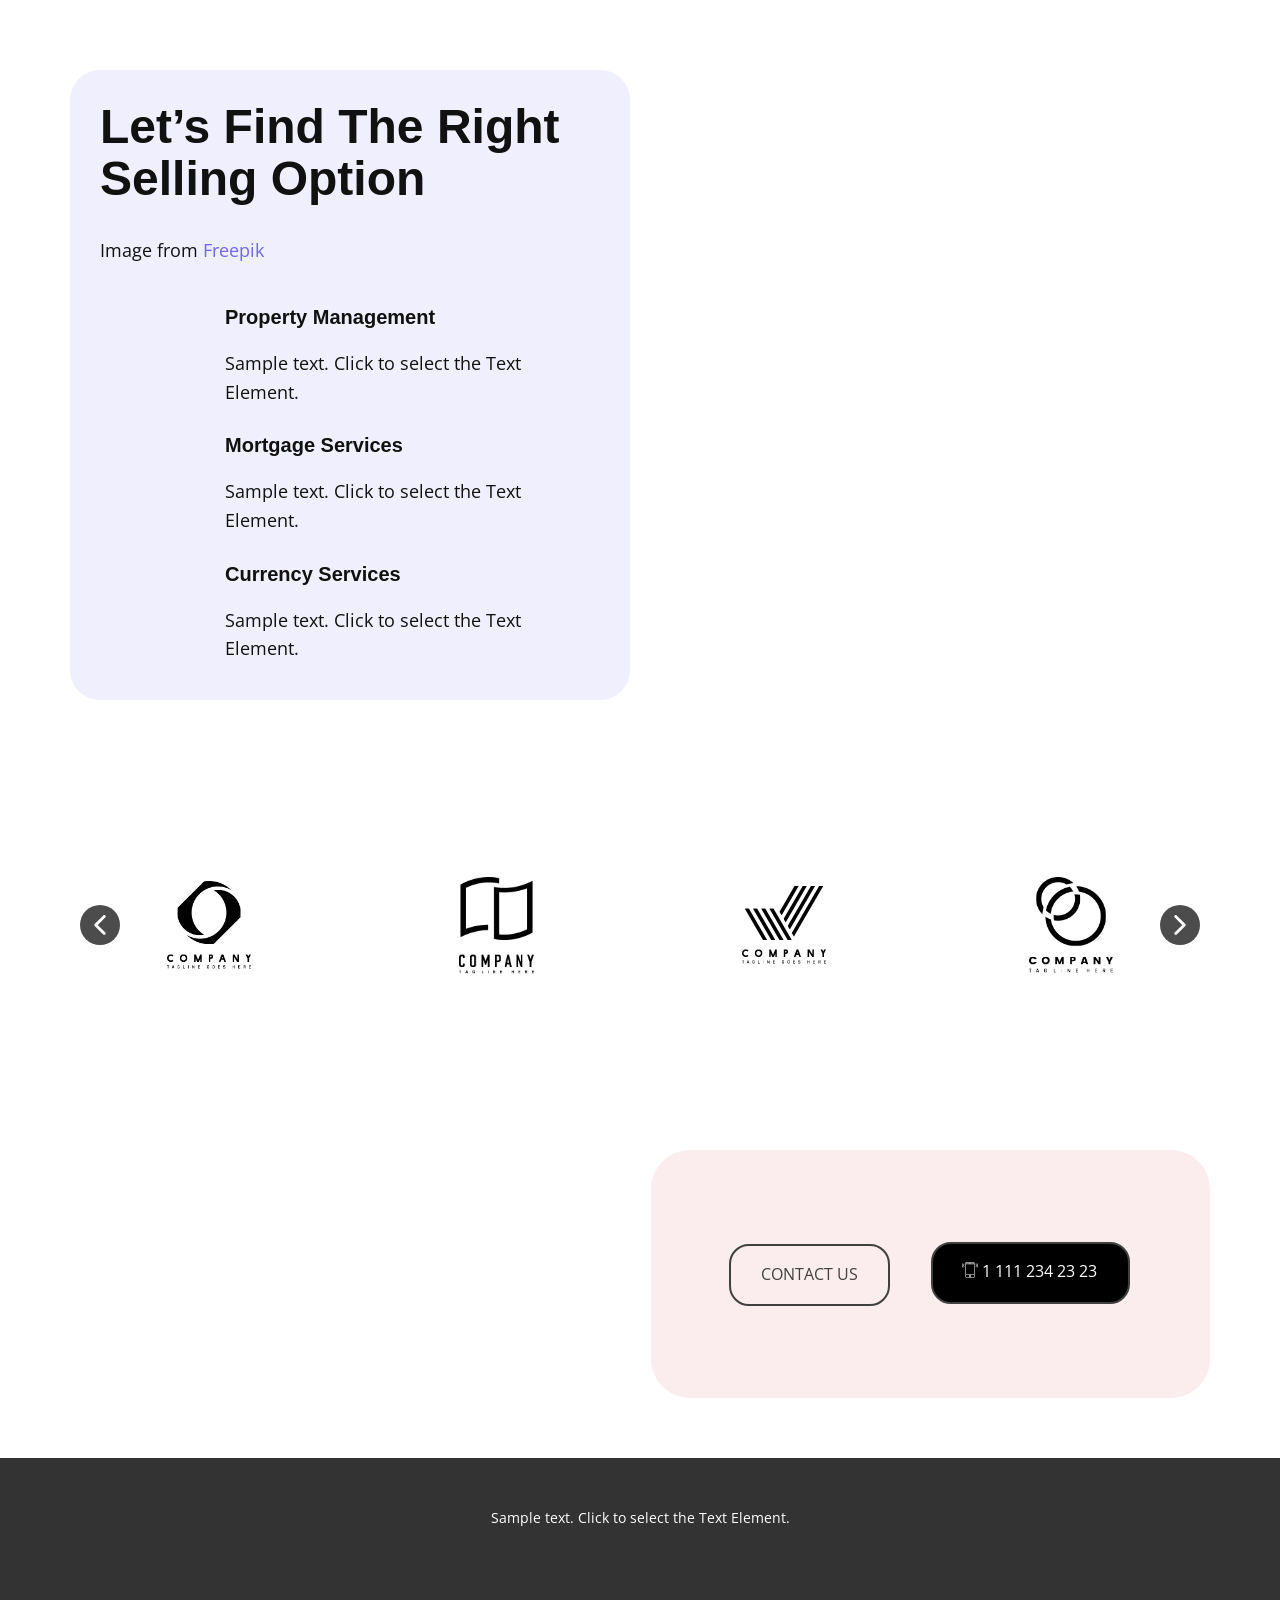
<file: About.html>
<!doctype html>
<html style="font-size: 16px" lang="en">
  <head>
    <meta name="viewport" content="width=device-width, initial-scale=1.0" />
    <meta charset="utf-8" />
    <meta
      name="keywords"
      content="About, ​We&amp;apos;re on a Mission to Change View of Real Estate Field, 20k, 14k, 2m, ​Our Exclusive Agents, ​Let’s Find The Right Selling Option, ​Need Help?&nbsp;Talk To Our Expert"
    />
    <meta name="description" content="" />
    <title>About</title>
    <link rel="stylesheet" href="nicepage.css" media="screen" />
    <link rel="stylesheet" href="About.css" media="screen" />
    <script
      class="u-script"
      type="text/javascript"
      src="jquery.js"
      defer=""
    ></script>
    <script
      class="u-script"
      type="text/javascript"
      src="nicepage.js"
      defer=""
    ></script>
    <meta name="generator" content="Nicepage 8.5.1, nicepage.com" />

    <link
      id="u-page-google-font"
      rel="stylesheet"
      href="https://fonts.googleapis.com/css2?display=swap&amp;family=Roboto:ital,wght@0,100;0,200;0,300;0,400;0,500;0,600;0,700;0,800;0,900;1,100;1,200;1,300;1,400;1,500;1,600;1,700;1,800;1,900&amp;family=Open+Sans:ital,wght@0,300;0,400;0,500;0,600;0,700;0,800;1,300;1,400;1,500;1,600;1,700;1,800"
    />
    <script type="application/ld+json">
      {
        "@context": "http://schema.org",
        "@type": "Organization",
        "name": ""
      }
    </script>
    <meta name="theme-color" content="#6f66ee" />
    <meta property="og:title" content="About" />
    <meta property="og:type" content="website" />
    <meta name="referrer" content="origin" />
    <meta data-intl-tel-input-cdn-path="intlTelInput/" />
  </head>
  <body
    data-path-to-root="./"
    data-include-products="false"
    class="u-body u-xl-mode"
    data-lang="en"
  >
    <header
      class="u-clearfix u-container-align-left u-header u-header"
      id="sec-6772"
    >
      <div class="u-clearfix u-sheet u-valign-middle u-sheet-1">
        <nav
          class="u-menu u-menu-one-level u-offcanvas u-menu-1"
          role="navigation"
          aria-label="Menu navigation"
        >
          <div
            class="menu-collapse u-custom-font u-font-ubuntu"
            style="font-size: 1rem; letter-spacing: 0px; font-weight: 700"
          >
            <a
              class="u-button-style u-custom-left-right-menu-spacing u-custom-padding-bottom u-custom-text-hover-color u-custom-top-bottom-menu-spacing u-hamburger-link u-nav-link u-text-active-palette-1-base u-text-hover-palette-2-base"
              href="#"
              tabindex="-1"
              aria-label="Open menu"
              aria-controls="7972"
            >
              <svg class="u-svg-link" viewBox="0 0 24 24">
                <use xlink:href="#menu-hamburger"></use>
              </svg>
              <svg
                class="u-svg-content"
                version="1.1"
                id="menu-hamburger"
                viewBox="0 0 16 16"
                x="0px"
                y="0px"
                xmlns:xlink="http://www.w3.org/1999/xlink"
                xmlns="http://www.w3.org/2000/svg"
              >
                <g>
                  <rect y="1" width="16" height="2"></rect>
                  <rect y="7" width="16" height="2"></rect>
                  <rect y="13" width="16" height="2"></rect>
                </g>
              </svg>
            </a>
          </div>
          <div class="u-custom-menu u-nav-container">
            <ul
              class="u-custom-font u-font-ubuntu u-nav u-unstyled u-nav-1"
              role="menubar"
            >
              <li class="u-nav-item" role="none">
                <a
                  class="u-button-style u-nav-link u-text-active-palette-1-base u-text-hover-palette-1-light-2 u-nav-link-2"
                  href="./index.html"
                  role="menuitem"
                  >Home</a
                >
              </li>
              <li class="u-nav-item" role="none">
                <a
                  class="u-button-style u-nav-link u-text-active-palette-1-base u-text-hover-palette-1-light-2 u-nav-link-2"
                  href="Landing.html"
                  role="menuitem"
                  >Landing</a
                >
              </li>
              <li class="u-nav-item" role="none">
                <a
                  class="u-button-style u-nav-link u-text-active-palette-1-base u-text-hover-palette-1-light-2 u-nav-link-2"
                  href="About.html"
                  role="menuitem"
                  >About</a
                >
              </li>
              <li class="u-nav-item" role="none">
                <a
                  class="u-button-style u-nav-link u-text-active-palette-1-base u-text-hover-palette-1-light-2 u-nav-link-2"
                  href="Team.html"
                  role="menuitem"
                  >Team</a
                >
              </li>
              <li class="u-nav-item" role="none">
                <a
                  class="u-button-style u-nav-link u-text-active-palette-1-base u-text-hover-palette-1-light-2 u-nav-link-2"
                  href="Gallery.html"
                  role="menuitem"
                  >Gallery</a
                >
              </li>
              <li class="u-nav-item" role="none">
                <a
                  class="u-button-style u-nav-link u-text-active-palette-1-base u-text-hover-palette-1-light-2 u-nav-link-2"
                  href="Contact.html"
                  role="menuitem"
                  >Contact</a
                >
              </li>
            </ul>
          </div>
          <div
            class="u-custom-menu u-nav-container-collapse"
            id="7972"
            role="region"
            aria-label="Menu panel"
          >
            <div
              class="u-black u-container-style u-inner-container-layout u-opacity u-opacity-95 u-sidenav"
            >
              <div class="u-inner-container-layout u-sidenav-overflow">
                <div
                  class="u-menu-close"
                  tabindex="-1"
                  aria-label="Close menu"
                ></div>
                <ul
                  class="u-align-center u-nav u-popupmenu-items u-unstyled u-nav-2"
                >
                  <li class="u-nav-item">
                    <a class="u-button-style u-nav-link" href="./index.html"
                      >Home</a
                    >
                  </li>
                  <li class="u-nav-item">
                    <a class="u-button-style u-nav-link" href="Landing.html"
                      >Landing</a
                    >
                  </li>
                  <li class="u-nav-item">
                    <a class="u-button-style u-nav-link" href="About.html"
                      >About</a
                    >
                  </li>
                  <li class="u-nav-item">
                    <a class="u-button-style u-nav-link" href="Team.html"
                      >Team</a
                    >
                  </li>
                  <li class="u-nav-item">
                    <a class="u-button-style u-nav-link" href="Gallery.html"
                      >Gallery</a
                    >
                  </li>
                  <li class="u-nav-item">
                    <a class="u-button-style u-nav-link" href="Contact.html"
                      >Contact</a
                    >
                  </li>
                </ul>
              </div>
            </div>
            <div class="u-black u-menu-overlay u-opacity u-opacity-70"></div>
          </div>
        </nav>
      </div>
    </header>
    <section class="u-clearfix u-section-1" id="block-1">
      <div
        class="u-clearfix u-sheet u-valign-middle-lg u-valign-middle-xl u-sheet-1"
      >
        <div
          class="u-container-style u-expanded-width u-group u-image u-radius-50 u-shape-round u-image-1"
          data-image-width="1500"
          data-image-height="997"
          data-animation-name="customAnimationIn"
          data-animation-duration="2000"
        >
          <div class="u-container-layout u-valign-middle u-container-layout-1">
            <h1 class="u-text u-text-1">About</h1>
            <p class="u-text u-text-default u-text-2">
              Sample text. Click to select the Text Element.
            </p>
            <p class="u-text u-text-default u-text-3">
              Image from
              <a
                href="https://freepik.com"
                class="u-active-none u-border-none u-btn u-button-link u-button-style u-hover-none u-none u-text-black u-btn-1"
                >Freepik</a
              >
            </p>
            <div class="u-form u-grey-5 u-radius-20 u-form-1">
              <form
                action="https://service.nicepagesrv.com/form/v4/form-process"
                class="u-clearfix u-form-horizontal u-form-spacing-10 u-inner-form"
                source="email"
                name="form"
                style="padding: 20px"
              >
                <div class="u-form-email u-form-group u-label-none">
                  <label for="email-3a86" class="u-label">Email</label>
                  <input
                    type="email"
                    placeholder="Enter a valid email address"
                    id="email-3a86"
                    name="email"
                    class="u-border-none u-input u-input-rectangle u-radius-20"
                    required=""
                  />
                </div>
                <div
                  class="u-align-left u-form-group u-form-submit u-label-none"
                >
                  <a
                    href="#"
                    class="u-black u-border-none u-btn u-btn-submit u-button-style u-btn-2"
                    >Submit</a
                  >
                  <input
                    type="submit"
                    value="submit"
                    class="u-form-control-hidden"
                  />
                </div>
                <div class="u-form-send-message u-form-send-success">
                  Thank you! Your message has been sent.
                </div>
                <div class="u-form-send-error u-form-send-message">
                  Unable to send your message. Please fix errors then try again.
                </div>
                <input type="hidden" value="" name="recaptchaResponse" />
                <input type="hidden" name="formServices" value="" />
              </form>
            </div>
          </div>
        </div>
      </div>
    </section>
    <section class="u-clearfix u-section-2" id="block-2">
      <div class="u-clearfix u-sheet u-sheet-1">
        <div
          class="u-clearfix u-expanded-width u-gutter-20 u-layout-wrap u-layout-wrap-1"
        >
          <div class="u-layout">
            <div class="u-layout-row">
              <div
                class="u-container-style u-layout-cell u-palette-1-light-3 u-radius-40 u-shape-round u-size-30 u-layout-cell-1"
              >
                <div class="u-container-layout u-container-layout-1">
                  <h2 class="u-text u-text-default u-text-1">
                    We're on a Mission to Change View of Real Estate Field
                  </h2>
                  <img
                    class="u-image u-image-round u-radius-20 u-image-1"
                    src="images/smiley-female-realtor-showing-empty-house-couple.jpg"
                    alt=""
                    data-image-width="1500"
                    data-image-height="1001"
                  />
                </div>
              </div>
              <div
                class="u-container-align-center u-container-style u-layout-cell u-palette-1-light-3 u-radius-40 u-size-30 u-layout-cell-2"
                data-animation-name="customAnimationIn"
                data-animation-duration="2000"
              >
                <div class="u-container-layout u-container-layout-2">
                  <p
                    class="u-custom-font u-font-ubuntu u-text u-text-default u-text-2"
                  >
                    Sample text. Click to Egestas egestas fringilla phasellus
                    faucibus scelerisque eleifend donec pretium vulputate.
                    Pharetra magna ac placerat vestibulum. Quam lacus
                    suspendisse faucibus interdum posuere lorem. Egestas tellus
                    rutrum tellus pellentesque eu tincidunt. Neque vitae tempus
                    quam pellentesque nec.
                  </p>
                  <div class="u-expanded-width u-list u-list-1">
                    <div class="u-repeater u-repeater-1">
                      <div
                        class="u-container-align-left u-container-style u-list-item u-repeater-item"
                      >
                        <div
                          class="u-container-layout u-similar-container u-container-layout-3"
                        >
                          <span
                            class="u-align-left u-icon u-icon-circle u-palette-1-light-2 u-text-white u-icon-1"
                            ><svg
                              class="u-svg-link"
                              preserveAspectRatio="xMidYMin slice"
                              viewBox="0 0 60 60"
                              style=""
                            >
                              <use xlink:href="#svg-c6c4"></use></svg
                            ><svg
                              class="u-svg-content"
                              viewBox="0 0 60 60"
                              x="0px"
                              y="0px"
                              id="svg-c6c4"
                              style="enable-background: new 0 0 60 60"
                            >
                              <g>
                                <path
                                  d="M42.595,0H17.405C14.977,0,13,1.977,13,4.405v51.189C13,58.023,14.977,60,17.405,60h25.189C45.023,60,47,58.023,47,55.595
		V4.405C47,1.977,45.023,0,42.595,0z M15,8h30v38H15V8z M17.405,2h25.189C43.921,2,45,3.079,45,4.405V6H15V4.405
		C15,3.079,16.079,2,17.405,2z M42.595,58H17.405C16.079,58,15,56.921,15,55.595V48h30v7.595C45,56.921,43.921,58,42.595,58z"
                                ></path>
                                <path
                                  d="M30,49c-2.206,0-4,1.794-4,4s1.794,4,4,4s4-1.794,4-4S32.206,49,30,49z M30,55c-1.103,0-2-0.897-2-2s0.897-2,2-2
		s2,0.897,2,2S31.103,55,30,55z"
                                ></path>
                                <path
                                  d="M26,5h4c0.553,0,1-0.447,1-1s-0.447-1-1-1h-4c-0.553,0-1,0.447-1,1S25.447,5,26,5z"
                                ></path>
                                <path
                                  d="M33,5h1c0.553,0,1-0.447,1-1s-0.447-1-1-1h-1c-0.553,0-1,0.447-1,1S32.447,5,33,5z"
                                ></path>
                                <path
                                  d="M56.612,4.569c-0.391-0.391-1.023-0.391-1.414,0s-0.391,1.023,0,1.414c3.736,3.736,3.736,9.815,0,13.552
		c-0.391,0.391-0.391,1.023,0,1.414c0.195,0.195,0.451,0.293,0.707,0.293s0.512-0.098,0.707-0.293
		C61.128,16.434,61.128,9.085,56.612,4.569z"
                                ></path>
                                <path
                                  d="M52.401,6.845c-0.391-0.391-1.023-0.391-1.414,0s-0.391,1.023,0,1.414c1.237,1.237,1.918,2.885,1.918,4.639
		s-0.681,3.401-1.918,4.638c-0.391,0.391-0.391,1.023,0,1.414c0.195,0.195,0.451,0.293,0.707,0.293s0.512-0.098,0.707-0.293
		c1.615-1.614,2.504-3.764,2.504-6.052S54.017,8.459,52.401,6.845z"
                                ></path>
                                <path
                                  d="M4.802,5.983c0.391-0.391,0.391-1.023,0-1.414s-1.023-0.391-1.414,0c-4.516,4.516-4.516,11.864,0,16.38
		c0.195,0.195,0.451,0.293,0.707,0.293s0.512-0.098,0.707-0.293c0.391-0.391,0.391-1.023,0-1.414
		C1.065,15.799,1.065,9.72,4.802,5.983z"
                                ></path>
                                <path
                                  d="M9.013,6.569c-0.391-0.391-1.023-0.391-1.414,0c-1.615,1.614-2.504,3.764-2.504,6.052s0.889,4.438,2.504,6.053
		c0.195,0.195,0.451,0.293,0.707,0.293s0.512-0.098,0.707-0.293c0.391-0.391,0.391-1.023,0-1.414
		c-1.237-1.237-1.918-2.885-1.918-4.639S7.775,9.22,9.013,7.983C9.403,7.593,9.403,6.96,9.013,6.569z"
                                ></path>
                              </g></svg
                          ></span>
                          <h5
                            class="u-align-left u-text u-text-default u-text-3"
                          >
                            24/7 Support
                          </h5>
                        </div>
                      </div>
                      <div
                        class="u-container-align-left u-container-style u-list-item u-repeater-item"
                      >
                        <div
                          class="u-container-layout u-similar-container u-container-layout-4"
                        >
                          <span
                            class="u-align-left u-icon u-icon-circle u-palette-1-light-2 u-text-white u-icon-2"
                            ><svg
                              class="u-svg-link"
                              preserveAspectRatio="xMidYMin slice"
                              viewBox="0 0 54 54"
                              style=""
                            >
                              <use xlink:href="#svg-40d4"></use></svg
                            ><svg
                              class="u-svg-content"
                              viewBox="0 0 54 54"
                              x="0px"
                              y="0px"
                              id="svg-40d4"
                              style="enable-background: new 0 0 54 54"
                            >
                              <g>
                                <path
                                  d="M27,8c-9.374,0-17,7.626-17,17c0,7.112,4.391,13.412,11,15.9V50c0,0.553,0.447,1,1,1h1v2c0,0.553,0.447,1,1,1h6
		c0.553,0,1-0.447,1-1v-2h1c0.553,0,1-0.447,1-1v-9.1c6.609-2.488,11-8.788,11-15.9C44,15.626,36.374,8,27,8z M30,49
		c-0.553,0-1,0.447-1,1v2h-4v-2c0-0.553-0.447-1-1-1h-1v-5h8v5H30z M31.688,39.242C31.277,39.377,31,39.761,31,40.192V42h-8v-1.808
		c0-0.432-0.277-0.815-0.688-0.95C16.145,37.214,12,31.49,12,25c0-8.271,6.729-15,15-15s15,6.729,15,15
		C42,31.49,37.855,37.214,31.688,39.242z"
                                ></path>
                                <path
                                  d="M27,6c0.553,0,1-0.447,1-1V1c0-0.553-0.447-1-1-1s-1,0.447-1,1v4C26,5.553,26.447,6,27,6z"
                                ></path>
                                <path
                                  d="M51,24h-4c-0.553,0-1,0.447-1,1s0.447,1,1,1h4c0.553,0,1-0.447,1-1S51.553,24,51,24z"
                                ></path>
                                <path
                                  d="M7,24H3c-0.553,0-1,0.447-1,1s0.447,1,1,1h4c0.553,0,1-0.447,1-1S7.553,24,7,24z"
                                ></path>
                                <path
                                  d="M43.264,7.322l-2.828,2.828c-0.391,0.391-0.391,1.023,0,1.414c0.195,0.195,0.451,0.293,0.707,0.293
		s0.512-0.098,0.707-0.293l2.828-2.828c0.391-0.391,0.391-1.023,0-1.414S43.654,6.932,43.264,7.322z"
                                ></path>
                                <path
                                  d="M12.15,38.436l-2.828,2.828c-0.391,0.391-0.391,1.023,0,1.414c0.195,0.195,0.451,0.293,0.707,0.293
		s0.512-0.098,0.707-0.293l2.828-2.828c0.391-0.391,0.391-1.023,0-1.414S12.541,38.045,12.15,38.436z"
                                ></path>
                                <path
                                  d="M41.85,38.436c-0.391-0.391-1.023-0.391-1.414,0s-0.391,1.023,0,1.414l2.828,2.828c0.195,0.195,0.451,0.293,0.707,0.293
		s0.512-0.098,0.707-0.293c0.391-0.391,0.391-1.023,0-1.414L41.85,38.436z"
                                ></path>
                                <path
                                  d="M12.15,11.564c0.195,0.195,0.451,0.293,0.707,0.293s0.512-0.098,0.707-0.293c0.391-0.391,0.391-1.023,0-1.414l-2.828-2.828
		c-0.391-0.391-1.023-0.391-1.414,0s-0.391,1.023,0,1.414L12.15,11.564z"
                                ></path>
                                <path
                                  d="M27,13c-6.617,0-12,5.383-12,12c0,0.553,0.447,1,1,1s1-0.447,1-1c0-5.514,4.486-10,10-10c0.553,0,1-0.447,1-1
		S27.553,13,27,13z"
                                ></path>
                              </g></svg
                          ></span>
                          <h5
                            class="u-align-left u-text u-text-default u-text-4"
                          >
                            Top Team
                          </h5>
                        </div>
                      </div>
                    </div>
                  </div>
                </div>
              </div>
            </div>
          </div>
        </div>
      </div>
    </section>
    <section class="u-clearfix u-section-3" id="block-3">
      <div class="u-clearfix u-sheet u-sheet-1">
        <img
          class="u-expanded-width u-image u-image-round u-radius-50 u-image-1"
          src="images/smiley-embraced-couple-conversing-with-female-realtor.jpg"
          alt=""
          data-image-width="1500"
          data-image-height="844"
          data-animation-name="customAnimationIn"
          data-animation-duration="2000"
        />
      </div>
    </section>
    <section class="u-clearfix u-palette-2-light-3 u-section-4" id="block-4">
      <div class="u-clearfix u-sheet u-valign-middle u-sheet-1">
        <div class="u-expanded-width u-list u-list-1">
          <div class="u-repeater u-repeater-1">
            <div
              class="u-container-align-center u-container-style u-list-item u-repeater-item"
            >
              <div
                class="u-container-layout u-similar-container u-valign-middle u-container-layout-1"
              >
                <h2
                  class="u-align-center u-text u-text-1"
                  data-animation-name="counter"
                  data-animation-event="scroll"
                  data-animation-duration="3000"
                >
                  20k
                </h2>
                <h5 class="u-align-center u-text u-text-2">Award Winning</h5>
              </div>
            </div>
            <div
              class="u-container-align-center u-container-style u-list-item u-repeater-item"
            >
              <div
                class="u-container-layout u-similar-container u-valign-middle u-container-layout-2"
              >
                <h2
                  class="u-align-center u-text u-text-3"
                  data-animation-name="counter"
                  data-animation-event="scroll"
                  data-animation-duration="3000"
                >
                  14k
                </h2>
                <h5 class="u-align-center u-text u-text-4">Property Ready</h5>
              </div>
            </div>
            <div
              class="u-container-align-center u-container-style u-list-item u-repeater-item"
            >
              <div
                class="u-container-layout u-similar-container u-valign-middle u-container-layout-3"
              >
                <h2
                  class="u-align-center u-text u-text-5"
                  data-animation-name="counter"
                  data-animation-event="scroll"
                  data-animation-duration="3000"
                >
                  2m
                </h2>
                <h5 class="u-align-center u-text u-text-6">Happy Customer</h5>
              </div>
            </div>
          </div>
        </div>
      </div>
    </section>
    <section class="u-clearfix u-section-5" id="block-5">
      <div class="u-clearfix u-sheet u-sheet-1">
        <h2 class="u-text u-text-default u-text-1">Our Exclusive Agents</h2>
        <p class="u-text u-text-default u-text-2">
          Image from
          <a
            href="https://freepik.com"
            class="u-active-none u-border-none u-btn u-button-link u-button-style u-hover-none u-none u-text-palette-1-base u-btn-1"
            >Freepik</a
          >
        </p>
        <a href="#" class="u-btn u-button-style u-btn-2">view more</a>
        <div class="u-expanded-width u-list u-list-1">
          <div class="u-repeater u-repeater-1">
            <div
              class="u-container-align-center-md u-container-align-center-sm u-container-align-center-xs u-container-style u-list-item u-palette-1-light-3 u-radius-20 u-repeater-item u-list-item-1"
              data-animation-name="customAnimationIn"
              data-animation-duration="2000"
            >
              <div
                class="u-container-layout u-similar-container u-container-layout-1"
              >
                <img
                  class="u-expanded-width-lg u-image u-image-round u-radius-20 u-image-1"
                  src="images/handsome-confident-smiling-man-with-hands-crossed-chest.jpg"
                  data-image-width="1500"
                  data-image-height="1000"
                />
                <h5
                  class="u-align-center-md u-align-center-sm u-align-center-xs u-text u-text-default u-text-3"
                >
                  Nick Larson
                </h5>
              </div>
            </div>
            <div
              class="u-container-align-center-md u-container-align-center-sm u-container-align-center-xs u-container-style u-list-item u-palette-1-light-3 u-radius-20 u-repeater-item u-list-item-2"
              data-animation-name="customAnimationIn"
              data-animation-duration="2000"
            >
              <div
                class="u-container-layout u-similar-container u-container-layout-2"
              >
                <img
                  class="u-expanded-width-lg u-image u-image-round u-radius-20 u-image-2"
                  src="images/pexels-christina-morillo-1181742.jpg"
                  data-image-width="1280"
                  data-image-height="1920"
                />
                <h5
                  class="u-align-center-md u-align-center-sm u-align-center-xs u-text u-text-default u-text-4"
                >
                  Stella Hudson
                </h5>
              </div>
            </div>
            <div
              class="u-container-align-center-md u-container-align-center-sm u-container-align-center-xs u-container-style u-list-item u-palette-1-light-3 u-radius-20 u-repeater-item u-list-item-3"
              data-animation-name="customAnimationIn"
              data-animation-duration="2000"
            >
              <div
                class="u-container-layout u-similar-container u-container-layout-3"
              >
                <img
                  class="u-expanded-width-lg u-image u-image-round u-radius-20 u-image-3"
                  src="images/pexels-linkedin-sales-navigator-2182981.jpg"
                  data-image-width="1920"
                  data-image-height="1310"
                />
                <h5
                  class="u-align-center-md u-align-center-sm u-align-center-xs u-text u-text-default u-text-5"
                >
                  Paul Perry
                </h5>
              </div>
            </div>
          </div>
        </div>
      </div>
    </section>
    <section class="u-clearfix u-section-6" id="block-6">
      <div class="u-clearfix u-sheet u-valign-middle u-sheet-1">
        <div
          class="u-clearfix u-expanded-width u-gutter-20 u-layout-wrap u-layout-wrap-1"
        >
          <div class="u-layout">
            <div class="u-layout-row">
              <div
                class="u-container-style u-layout-cell u-palette-1-light-3 u-radius-40 u-shape-round u-size-30 u-layout-cell-1"
              >
                <div
                  class="u-container-layout u-valign-bottom u-container-layout-1"
                >
                  <h2 class="u-text u-text-default u-text-1">
                    Let’s Find The Right Selling Option
                  </h2>
                  <p class="u-text u-text-default u-text-2">
                    Image from
                    <a
                      href="https://freepik.com"
                      class="u-active-none u-border-none u-btn u-button-link u-button-style u-hover-none u-none u-text-palette-1-base u-btn-1"
                      >Freepik</a
                    >
                  </p>
                  <div class="u-expanded-width u-list u-list-1">
                    <div class="u-repeater u-repeater-1">
                      <div
                        class="u-container-style u-list-item u-repeater-item"
                      >
                        <div
                          class="u-container-layout u-similar-container u-container-layout-2"
                        >
                          <span
                            class="u-align-left u-icon u-icon-circle u-palette-1-light-2 u-text-white u-icon-1"
                            data-animation-name="customAnimationIn"
                            data-animation-duration="2000"
                            ><svg
                              class="u-svg-link"
                              preserveAspectRatio="xMidYMin slice"
                              viewBox="0 0 54 54"
                              style=""
                            >
                              <use xlink:href="#svg-da1d"></use></svg
                            ><svg
                              class="u-svg-content"
                              viewBox="0 0 54 54"
                              x="0px"
                              y="0px"
                              id="svg-da1d"
                              style="enable-background: new 0 0 54 54"
                            >
                              <g>
                                <path
                                  d="M27,8c-9.374,0-17,7.626-17,17c0,7.112,4.391,13.412,11,15.9V50c0,0.553,0.447,1,1,1h1v2c0,0.553,0.447,1,1,1h6
		c0.553,0,1-0.447,1-1v-2h1c0.553,0,1-0.447,1-1v-9.1c6.609-2.488,11-8.788,11-15.9C44,15.626,36.374,8,27,8z M30,49
		c-0.553,0-1,0.447-1,1v2h-4v-2c0-0.553-0.447-1-1-1h-1v-5h8v5H30z M31.688,39.242C31.277,39.377,31,39.761,31,40.192V42h-8v-1.808
		c0-0.432-0.277-0.815-0.688-0.95C16.145,37.214,12,31.49,12,25c0-8.271,6.729-15,15-15s15,6.729,15,15
		C42,31.49,37.855,37.214,31.688,39.242z"
                                ></path>
                                <path
                                  d="M27,6c0.553,0,1-0.447,1-1V1c0-0.553-0.447-1-1-1s-1,0.447-1,1v4C26,5.553,26.447,6,27,6z"
                                ></path>
                                <path
                                  d="M51,24h-4c-0.553,0-1,0.447-1,1s0.447,1,1,1h4c0.553,0,1-0.447,1-1S51.553,24,51,24z"
                                ></path>
                                <path
                                  d="M7,24H3c-0.553,0-1,0.447-1,1s0.447,1,1,1h4c0.553,0,1-0.447,1-1S7.553,24,7,24z"
                                ></path>
                                <path
                                  d="M43.264,7.322l-2.828,2.828c-0.391,0.391-0.391,1.023,0,1.414c0.195,0.195,0.451,0.293,0.707,0.293
		s0.512-0.098,0.707-0.293l2.828-2.828c0.391-0.391,0.391-1.023,0-1.414S43.654,6.932,43.264,7.322z"
                                ></path>
                                <path
                                  d="M12.15,38.436l-2.828,2.828c-0.391,0.391-0.391,1.023,0,1.414c0.195,0.195,0.451,0.293,0.707,0.293
		s0.512-0.098,0.707-0.293l2.828-2.828c0.391-0.391,0.391-1.023,0-1.414S12.541,38.045,12.15,38.436z"
                                ></path>
                                <path
                                  d="M41.85,38.436c-0.391-0.391-1.023-0.391-1.414,0s-0.391,1.023,0,1.414l2.828,2.828c0.195,0.195,0.451,0.293,0.707,0.293
		s0.512-0.098,0.707-0.293c0.391-0.391,0.391-1.023,0-1.414L41.85,38.436z"
                                ></path>
                                <path
                                  d="M12.15,11.564c0.195,0.195,0.451,0.293,0.707,0.293s0.512-0.098,0.707-0.293c0.391-0.391,0.391-1.023,0-1.414l-2.828-2.828
		c-0.391-0.391-1.023-0.391-1.414,0s-0.391,1.023,0,1.414L12.15,11.564z"
                                ></path>
                                <path
                                  d="M27,13c-6.617,0-12,5.383-12,12c0,0.553,0.447,1,1,1s1-0.447,1-1c0-5.514,4.486-10,10-10c0.553,0,1-0.447,1-1
		S27.553,13,27,13z"
                                ></path>
                              </g></svg
                          ></span>
                          <h5
                            class="u-text u-text-default-lg u-text-default-xl u-text-3"
                          >
                            Property Management
                          </h5>
                          <p
                            class="u-text u-text-default-lg u-text-default-xl u-text-4"
                          >
                            Sample text. Click to select the Text Element.
                          </p>
                        </div>
                      </div>
                      <div
                        class="u-container-align-left-lg u-container-align-left-xl u-container-style u-list-item u-repeater-item"
                      >
                        <div
                          class="u-container-layout u-similar-container u-container-layout-3"
                        >
                          <span
                            class="u-align-left u-icon u-icon-circle u-palette-1-light-2 u-text-white u-icon-2"
                            data-animation-name="customAnimationIn"
                            data-animation-duration="2000"
                            ><svg
                              class="u-svg-link"
                              preserveAspectRatio="xMidYMin slice"
                              viewBox="0 0 54 54"
                              style=""
                            >
                              <use xlink:href="#svg-3d64"></use></svg
                            ><svg
                              class="u-svg-content"
                              viewBox="0 0 54 54"
                              x="0px"
                              y="0px"
                              id="svg-3d64"
                              style="enable-background: new 0 0 54 54"
                            >
                              <g>
                                <path
                                  d="M51.22,21h-5.052c-0.812,0-1.481-0.447-1.792-1.197s-0.153-1.54,0.42-2.114l3.572-3.571
		c0.525-0.525,0.814-1.224,0.814-1.966c0-0.743-0.289-1.441-0.814-1.967l-4.553-4.553c-1.05-1.05-2.881-1.052-3.933,0l-3.571,3.571
		c-0.574,0.573-1.366,0.733-2.114,0.421C33.447,9.313,33,8.644,33,7.832V2.78C33,1.247,31.753,0,30.22,0H23.78
		C22.247,0,21,1.247,21,2.78v5.052c0,0.812-0.447,1.481-1.197,1.792c-0.748,0.313-1.54,0.152-2.114-0.421l-3.571-3.571
		c-1.052-1.052-2.883-1.05-3.933,0l-4.553,4.553c-0.525,0.525-0.814,1.224-0.814,1.967c0,0.742,0.289,1.44,0.814,1.966l3.572,3.571
		c0.573,0.574,0.73,1.364,0.42,2.114S8.644,21,7.832,21H2.78C1.247,21,0,22.247,0,23.78v6.439C0,31.753,1.247,33,2.78,33h5.052
		c0.812,0,1.481,0.447,1.792,1.197s0.153,1.54-0.42,2.114l-3.572,3.571c-0.525,0.525-0.814,1.224-0.814,1.966
		c0,0.743,0.289,1.441,0.814,1.967l4.553,4.553c1.051,1.051,2.881,1.053,3.933,0l3.571-3.572c0.574-0.573,1.363-0.731,2.114-0.42
		c0.75,0.311,1.197,0.98,1.197,1.792v5.052c0,1.533,1.247,2.78,2.78,2.78h6.439c1.533,0,2.78-1.247,2.78-2.78v-5.052
		c0-0.812,0.447-1.481,1.197-1.792c0.751-0.312,1.54-0.153,2.114,0.42l3.571,3.572c1.052,1.052,2.883,1.05,3.933,0l4.553-4.553
		c0.525-0.525,0.814-1.224,0.814-1.967c0-0.742-0.289-1.44-0.814-1.966l-3.572-3.571c-0.573-0.574-0.73-1.364-0.42-2.114
		S45.356,33,46.168,33h5.052c1.533,0,2.78-1.247,2.78-2.78V23.78C54,22.247,52.753,21,51.22,21z M52,30.22
		C52,30.65,51.65,31,51.22,31h-5.052c-1.624,0-3.019,0.932-3.64,2.432c-0.622,1.5-0.295,3.146,0.854,4.294l3.572,3.571
		c0.305,0.305,0.305,0.8,0,1.104l-4.553,4.553c-0.304,0.304-0.799,0.306-1.104,0l-3.571-3.572c-1.149-1.149-2.794-1.474-4.294-0.854
		c-1.5,0.621-2.432,2.016-2.432,3.64v5.052C31,51.65,30.65,52,30.22,52H23.78C23.35,52,23,51.65,23,51.22v-5.052
		c0-1.624-0.932-3.019-2.432-3.64c-0.503-0.209-1.021-0.311-1.533-0.311c-1.014,0-1.997,0.4-2.761,1.164l-3.571,3.572
		c-0.306,0.306-0.801,0.304-1.104,0l-4.553-4.553c-0.305-0.305-0.305-0.8,0-1.104l3.572-3.571c1.148-1.148,1.476-2.794,0.854-4.294
		C10.851,31.932,9.456,31,7.832,31H2.78C2.35,31,2,30.65,2,30.22V23.78C2,23.35,2.35,23,2.78,23h5.052
		c1.624,0,3.019-0.932,3.64-2.432c0.622-1.5,0.295-3.146-0.854-4.294l-3.572-3.571c-0.305-0.305-0.305-0.8,0-1.104l4.553-4.553
		c0.304-0.305,0.799-0.305,1.104,0l3.571,3.571c1.147,1.147,2.792,1.476,4.294,0.854C22.068,10.851,23,9.456,23,7.832V2.78
		C23,2.35,23.35,2,23.78,2h6.439C30.65,2,31,2.35,31,2.78v5.052c0,1.624,0.932,3.019,2.432,3.64
		c1.502,0.622,3.146,0.294,4.294-0.854l3.571-3.571c0.306-0.305,0.801-0.305,1.104,0l4.553,4.553c0.305,0.305,0.305,0.8,0,1.104
		l-3.572,3.571c-1.148,1.148-1.476,2.794-0.854,4.294c0.621,1.5,2.016,2.432,3.64,2.432h5.052C51.65,23,52,23.35,52,23.78V30.22z"
                                ></path>
                                <path
                                  d="M27,18c-4.963,0-9,4.037-9,9s4.037,9,9,9s9-4.037,9-9S31.963,18,27,18z M27,34c-3.859,0-7-3.141-7-7s3.141-7,7-7
		s7,3.141,7,7S30.859,34,27,34z"
                                ></path>
                              </g></svg
                          ></span>
                          <h5
                            class="u-text u-text-default-lg u-text-default-xl u-text-5"
                          >
                            Mortgage Services
                          </h5>
                          <p
                            class="u-text u-text-default-lg u-text-default-xl u-text-6"
                          >
                            Sample text. Click to select the Text Element.
                          </p>
                        </div>
                      </div>
                      <div
                        class="u-container-align-left u-container-style u-list-item u-repeater-item"
                      >
                        <div
                          class="u-container-layout u-similar-container u-container-layout-4"
                        >
                          <span
                            class="u-align-left u-icon u-icon-circle u-palette-1-light-2 u-text-white u-icon-3"
                            data-animation-name="customAnimationIn"
                            data-animation-duration="2000"
                            ><svg
                              class="u-svg-link"
                              preserveAspectRatio="xMidYMin slice"
                              viewBox="0 0 60 60"
                              style=""
                            >
                              <use xlink:href="#svg-13e3"></use></svg
                            ><svg
                              class="u-svg-content"
                              viewBox="0 0 60 60"
                              x="0px"
                              y="0px"
                              id="svg-13e3"
                              style="enable-background: new 0 0 60 60"
                            >
                              <path
                                d="M55.014,45.389l-9.553-4.776C44.56,40.162,44,39.256,44,38.248v-3.381c0.229-0.28,0.47-0.599,0.719-0.951
	c1.239-1.75,2.232-3.698,2.954-5.799C49.084,27.47,50,26.075,50,24.5v-4c0-0.963-0.36-1.896-1-2.625v-5.319
	c0.056-0.55,0.276-3.824-2.092-6.525C44.854,3.688,41.521,2.5,37,2.5s-7.854,1.188-9.908,3.53c-1.435,1.637-1.918,3.481-2.064,4.805
	C23.314,9.949,21.294,9.5,19,9.5c-10.389,0-10.994,8.855-11,9v4.579c-0.648,0.706-1,1.521-1,2.33v3.454
	c0,1.079,0.483,2.085,1.311,2.765c0.825,3.11,2.854,5.46,3.644,6.285v2.743c0,0.787-0.428,1.509-1.171,1.915l-6.653,4.173
	C1.583,48.134,0,50.801,0,53.703V57.5h14h2h44v-4.043C60,50.019,58.089,46.927,55.014,45.389z M14,53.262V55.5H2v-1.797
	c0-2.17,1.184-4.164,3.141-5.233l6.652-4.173c1.333-0.727,2.161-2.121,2.161-3.641v-3.591l-0.318-0.297
	c-0.026-0.024-2.683-2.534-3.468-5.955l-0.091-0.396l-0.342-0.22C9.275,29.899,9,29.4,9,28.863v-3.454
	c0-0.36,0.245-0.788,0.671-1.174L10,23.938l-0.002-5.38C10.016,18.271,10.537,11.5,19,11.5c2.393,0,4.408,0.553,6,1.644v4.731
	c-0.64,0.729-1,1.662-1,2.625v4c0,0.304,0.035,0.603,0.101,0.893c0.027,0.116,0.081,0.222,0.118,0.334
	c0.055,0.168,0.099,0.341,0.176,0.5c0.001,0.002,0.002,0.003,0.003,0.005c0.256,0.528,0.629,1,1.099,1.377
	c0.005,0.019,0.011,0.036,0.016,0.054c0.06,0.229,0.123,0.457,0.191,0.68l0.081,0.261c0.014,0.046,0.031,0.093,0.046,0.139
	c0.035,0.108,0.069,0.215,0.105,0.321c0.06,0.175,0.123,0.356,0.196,0.553c0.031,0.082,0.065,0.156,0.097,0.237
	c0.082,0.209,0.164,0.411,0.25,0.611c0.021,0.048,0.039,0.1,0.06,0.147l0.056,0.126c0.026,0.058,0.053,0.11,0.079,0.167
	c0.098,0.214,0.194,0.421,0.294,0.621c0.016,0.032,0.031,0.067,0.047,0.099c0.063,0.125,0.126,0.243,0.189,0.363
	c0.108,0.206,0.214,0.4,0.32,0.588c0.052,0.092,0.103,0.182,0.154,0.269c0.144,0.246,0.281,0.472,0.414,0.682
	c0.029,0.045,0.057,0.092,0.085,0.135c0.242,0.375,0.452,0.679,0.626,0.916c0.046,0.063,0.086,0.117,0.125,0.17
	c0.022,0.029,0.052,0.071,0.071,0.097v3.309c0,0.968-0.528,1.856-1.377,2.32l-2.646,1.443l-0.461-0.041l-0.188,0.395l-5.626,3.069
	C15.801,46.924,14,49.958,14,53.262z M58,55.5H16v-2.238c0-2.571,1.402-4.934,3.659-6.164l8.921-4.866
	C30.073,41.417,31,39.854,31,38.155v-4.018v-0.001l-0.194-0.232l-0.038-0.045c-0.002-0.003-0.064-0.078-0.165-0.21
	c-0.006-0.008-0.012-0.016-0.019-0.024c-0.053-0.069-0.115-0.152-0.186-0.251c-0.001-0.002-0.002-0.003-0.003-0.005
	c-0.149-0.207-0.336-0.476-0.544-0.8c-0.005-0.007-0.009-0.015-0.014-0.022c-0.098-0.153-0.202-0.32-0.308-0.497
	c-0.008-0.013-0.016-0.026-0.024-0.04c-0.226-0.379-0.466-0.808-0.705-1.283c0,0-0.001-0.001-0.001-0.002
	c-0.127-0.255-0.254-0.523-0.378-0.802l0,0c-0.017-0.039-0.035-0.077-0.052-0.116h0c-0.055-0.125-0.11-0.256-0.166-0.391
	c-0.02-0.049-0.04-0.1-0.06-0.15c-0.052-0.131-0.105-0.263-0.161-0.414c-0.102-0.272-0.198-0.556-0.29-0.849l-0.055-0.178
	c-0.006-0.02-0.013-0.04-0.019-0.061c-0.094-0.316-0.184-0.639-0.26-0.971l-0.091-0.396l-0.341-0.22
	C26.346,25.803,26,25.176,26,24.5v-4c0-0.561,0.238-1.084,0.67-1.475L27,18.728V12.5v-0.354l-0.027-0.021
	c-0.034-0.722,0.009-2.935,1.623-4.776C30.253,5.458,33.081,4.5,37,4.5c3.905,0,6.727,0.951,8.386,2.828
	c1.947,2.201,1.625,5.017,1.623,5.041L47,18.728l0.33,0.298C47.762,19.416,48,19.939,48,20.5v4c0,0.873-0.572,1.637-1.422,1.899
	l-0.498,0.153l-0.16,0.495c-0.669,2.081-1.622,4.003-2.834,5.713c-0.297,0.421-0.586,0.794-0.837,1.079L42,34.123v4.125
	c0,1.77,0.983,3.361,2.566,4.153l9.553,4.776C56.513,48.374,58,50.78,58,53.457V55.5z"
                              ></path></svg
                          ></span>
                          <h5
                            class="u-text u-text-default-lg u-text-default-xl u-text-7"
                          >
                            Currency Services
                          </h5>
                          <p
                            class="u-text u-text-default-lg u-text-default-xl u-text-8"
                          >
                            Sample text. Click to select the Text Element.
                          </p>
                        </div>
                      </div>
                    </div>
                  </div>
                </div>
              </div>
              <div
                class="u-container-align-center u-container-style u-image u-image-round u-layout-cell u-radius-40 u-size-30 u-image-1"
                data-image-width="2250"
                data-image-height="1500"
                data-animation-name="customAnimationIn"
                data-animation-duration="2000"
              >
                <div class="u-container-layout u-container-layout-5"></div>
              </div>
            </div>
          </div>
        </div>
      </div>
    </section>
    <section class="u-align-center u-clearfix u-section-7" id="block-7">
      <div
        class="u-clearfix u-sheet u-valign-middle-md u-valign-middle-sm u-valign-middle-xs u-sheet-1"
      >
        <div class="u-expanded-width u-layout-horizontal u-list u-list-1">
          <div class="u-repeater u-repeater-1">
            <div
              class="u-align-center u-container-style u-list-item u-repeater-item"
            >
              <div
                class="u-container-layout u-similar-container u-valign-middle u-container-layout-1"
              >
                <img
                  class="u-image u-image-contain u-image-default u-preserve-proportions u-image-1"
                  src="images/black-logo-1.png"
                  alt=""
                  data-image-width="151"
                  data-image-height="158"
                />
              </div>
            </div>
            <div
              class="u-align-center u-container-style u-list-item u-repeater-item"
            >
              <div
                class="u-container-layout u-similar-container u-valign-middle u-container-layout-2"
              >
                <img
                  class="u-image u-image-contain u-image-default u-preserve-proportions u-image-2"
                  src="images/black-logo-2_150.png"
                  alt=""
                  data-image-width="116"
                  data-image-height="150"
                />
              </div>
            </div>
            <div
              class="u-align-center u-container-style u-list-item u-repeater-item"
            >
              <div
                class="u-container-layout u-similar-container u-valign-middle u-container-layout-3"
              >
                <img
                  class="u-image u-image-contain u-image-default u-preserve-proportions u-image-3"
                  src="images/black-logo-3.png"
                  alt=""
                  data-image-width="168"
                  data-image-height="156"
                />
              </div>
            </div>
            <div
              class="u-align-center u-container-style u-list-item u-repeater-item"
            >
              <div
                class="u-container-layout u-similar-container u-valign-middle u-container-layout-4"
              >
                <img
                  class="u-image u-image-contain u-image-default u-preserve-proportions u-image-4"
                  src="images/black-logo-4.png"
                  alt=""
                  data-image-width="134"
                  data-image-height="154"
                />
              </div>
            </div>
            <div
              class="u-align-center u-container-style u-list-item u-repeater-item"
            >
              <div
                class="u-container-layout u-similar-container u-valign-middle u-container-layout-5"
              >
                <img
                  class="u-image u-image-contain u-image-default u-preserve-proportions u-image-5"
                  src="images/black-logo-5.png"
                  alt=""
                  data-image-width="142"
                  data-image-height="155"
                />
              </div>
            </div>
            <div
              class="u-align-center u-container-style u-list-item u-repeater-item"
            >
              <div
                class="u-container-layout u-similar-container u-valign-middle u-container-layout-6"
              >
                <img
                  class="u-image u-image-contain u-image-default u-preserve-proportions u-image-6"
                  src="images/black-logo-6.png"
                  alt=""
                  data-image-width="131"
                  data-image-height="171"
                />
              </div>
            </div>
            <div
              class="u-align-center u-container-style u-list-item u-repeater-item"
            >
              <div
                class="u-container-layout u-similar-container u-valign-middle u-container-layout-7"
              >
                <img
                  class="u-image u-image-contain u-image-default u-preserve-proportions u-image-7"
                  src="images/black-logo-8_150.png"
                  alt=""
                  data-image-width="148"
                  data-image-height="150"
                />
              </div>
            </div>
          </div>
          <a
            class="u-absolute-vcenter u-black u-gallery-nav u-gallery-nav-prev u-icon-circle u-opacity u-opacity-70 u-spacing-10 u-text-white u-gallery-nav-1"
            href="#"
            role="button"
            ><span aria-hidden="true">
              <svg viewBox="0 0 451.847 451.847">
                <path
                  d="M97.141,225.92c0-8.095,3.091-16.192,9.259-22.366L300.689,9.27c12.359-12.359,32.397-12.359,44.751,0
c12.354,12.354,12.354,32.388,0,44.748L173.525,225.92l171.903,171.909c12.354,12.354,12.354,32.391,0,44.744
c-12.354,12.365-32.386,12.365-44.745,0l-194.29-194.281C100.226,242.115,97.141,234.018,97.141,225.92z"
                ></path></svg></span
            ><span class="sr-only">
              <svg viewBox="0 0 451.847 451.847">
                <path
                  d="M97.141,225.92c0-8.095,3.091-16.192,9.259-22.366L300.689,9.27c12.359-12.359,32.397-12.359,44.751,0
c12.354,12.354,12.354,32.388,0,44.748L173.525,225.92l171.903,171.909c12.354,12.354,12.354,32.391,0,44.744
c-12.354,12.365-32.386,12.365-44.745,0l-194.29-194.281C100.226,242.115,97.141,234.018,97.141,225.92z"
                ></path></svg
            ></span>
          </a>
          <a
            class="u-absolute-vcenter u-black u-gallery-nav u-gallery-nav-next u-icon-circle u-opacity u-opacity-70 u-spacing-10 u-text-white u-gallery-nav-2"
            href="#"
            role="button"
            ><span aria-hidden="true">
              <svg viewBox="0 0 451.846 451.847">
                <path
                  d="M345.441,248.292L151.154,442.573c-12.359,12.365-32.397,12.365-44.75,0c-12.354-12.354-12.354-32.391,0-44.744
L278.318,225.92L106.409,54.017c-12.354-12.359-12.354-32.394,0-44.748c12.354-12.359,32.391-12.359,44.75,0l194.287,194.284
c6.177,6.18,9.262,14.271,9.262,22.366C354.708,234.018,351.617,242.115,345.441,248.292z"
                ></path></svg></span
            ><span class="sr-only">
              <svg viewBox="0 0 451.846 451.847">
                <path
                  d="M345.441,248.292L151.154,442.573c-12.359,12.365-32.397,12.365-44.75,0c-12.354-12.354-12.354-32.391,0-44.744
L278.318,225.92L106.409,54.017c-12.354-12.359-12.354-32.394,0-44.748c12.354-12.359,32.391-12.359,44.75,0l194.287,194.284
c6.177,6.18,9.262,14.271,9.262,22.366C354.708,234.018,351.617,242.115,345.441,248.292z"
                ></path></svg
            ></span>
          </a>
        </div>
      </div>
    </section>
    <section class="u-clearfix u-section-8" id="block-8">
      <div class="u-clearfix u-sheet u-sheet-1">
        <div
          class="u-clearfix u-expanded-width u-gutter-22 u-layout-wrap u-layout-wrap-1"
        >
          <div class="u-layout">
            <div class="u-layout-row">
              <div
                class="u-container-style u-layout-cell u-palette-2-light-3 u-radius-50 u-shape-round u-size-30 u-layout-cell-1"
                data-animation-name="customAnimationIn"
                data-animation-duration="2000"
              >
                <div class="u-container-layout u-container-layout-1">
                  <h2 class="u-text u-text-default u-text-1">
                    Need Help?&nbsp;<br />Talk To Our Expert
                  </h2>
                  <p
                    class="u-custom-font u-font-ubuntu u-text u-text-default u-text-2"
                  >
                    Sample text. Click to select the Text Element.
                  </p>
                </div>
              </div>
              <div
                class="u-container-align-center-xl u-container-align-left-md u-container-align-left-sm u-container-align-left-xs u-container-style u-layout-cell u-palette-2-light-3 u-radius-50 u-shape-round u-size-30 u-layout-cell-2"
              >
                <div
                  class="u-container-layout u-valign-middle u-container-layout-2"
                >
                  <a
                    href="#"
                    class="u-align-center-lg u-align-center-xl u-align-left-md u-align-left-sm u-align-left-xs u-border-2 u-border-grey-75 u-btn u-button-style u-none u-btn-1"
                    >contact us</a
                  >
                  <a
                    href="#"
                    class="u-align-center-lg u-align-center-xl u-align-left-md u-align-left-sm u-align-left-xs u-black u-border-2 u-border-grey-75 u-btn u-button-style u-btn-2"
                    ><span class="u-icon"
                      ><svg
                        class="u-svg-content"
                        viewBox="0 0 60 60"
                        x="0px"
                        y="0px"
                        style="width: 1em; height: 1em"
                      >
                        <g>
                          <path
                            d="M42.595,0H17.405C14.977,0,13,1.977,13,4.405v51.189C13,58.023,14.977,60,17.405,60h25.189C45.023,60,47,58.023,47,55.595
		V4.405C47,1.977,45.023,0,42.595,0z M15,8h30v38H15V8z M17.405,2h25.189C43.921,2,45,3.079,45,4.405V6H15V4.405
		C15,3.079,16.079,2,17.405,2z M42.595,58H17.405C16.079,58,15,56.921,15,55.595V48h30v7.595C45,56.921,43.921,58,42.595,58z"
                          ></path>
                          <path
                            d="M30,49c-2.206,0-4,1.794-4,4s1.794,4,4,4s4-1.794,4-4S32.206,49,30,49z M30,55c-1.103,0-2-0.897-2-2s0.897-2,2-2
		s2,0.897,2,2S31.103,55,30,55z"
                          ></path>
                          <path
                            d="M26,5h4c0.553,0,1-0.447,1-1s-0.447-1-1-1h-4c-0.553,0-1,0.447-1,1S25.447,5,26,5z"
                          ></path>
                          <path
                            d="M33,5h1c0.553,0,1-0.447,1-1s-0.447-1-1-1h-1c-0.553,0-1,0.447-1,1S32.447,5,33,5z"
                          ></path>
                          <path
                            d="M56.612,4.569c-0.391-0.391-1.023-0.391-1.414,0s-0.391,1.023,0,1.414c3.736,3.736,3.736,9.815,0,13.552
		c-0.391,0.391-0.391,1.023,0,1.414c0.195,0.195,0.451,0.293,0.707,0.293s0.512-0.098,0.707-0.293
		C61.128,16.434,61.128,9.085,56.612,4.569z"
                          ></path>
                          <path
                            d="M52.401,6.845c-0.391-0.391-1.023-0.391-1.414,0s-0.391,1.023,0,1.414c1.237,1.237,1.918,2.885,1.918,4.639
		s-0.681,3.401-1.918,4.638c-0.391,0.391-0.391,1.023,0,1.414c0.195,0.195,0.451,0.293,0.707,0.293s0.512-0.098,0.707-0.293
		c1.615-1.614,2.504-3.764,2.504-6.052S54.017,8.459,52.401,6.845z"
                          ></path>
                          <path
                            d="M4.802,5.983c0.391-0.391,0.391-1.023,0-1.414s-1.023-0.391-1.414,0c-4.516,4.516-4.516,11.864,0,16.38
		c0.195,0.195,0.451,0.293,0.707,0.293s0.512-0.098,0.707-0.293c0.391-0.391,0.391-1.023,0-1.414
		C1.065,15.799,1.065,9.72,4.802,5.983z"
                          ></path>
                          <path
                            d="M9.013,6.569c-0.391-0.391-1.023-0.391-1.414,0c-1.615,1.614-2.504,3.764-2.504,6.052s0.889,4.438,2.504,6.053
		c0.195,0.195,0.451,0.293,0.707,0.293s0.512-0.098,0.707-0.293c0.391-0.391,0.391-1.023,0-1.414
		c-1.237-1.237-1.918-2.885-1.918-4.639S7.775,9.22,9.013,7.983C9.403,7.593,9.403,6.96,9.013,6.569z"
                          ></path>
                        </g></svg></span
                    >&nbsp;1 111 234 23 23
                  </a>
                </div>
              </div>
            </div>
          </div>
        </div>
      </div>
    </section>

    <footer
      class="u-align-center u-clearfix u-container-align-center u-footer u-grey-80 u-footer"
      id="sec-6200"
    >
      <div class="u-clearfix u-sheet u-sheet-1">
        <p class="u-small-text u-text u-text-variant u-text-1">
          Sample text. Click to select the Text Element.
        </p>
      </div>
    </footer>
    <section class="u-backlink u-clearfix u-grey-80"></section>
  </body>
</html>
</file>
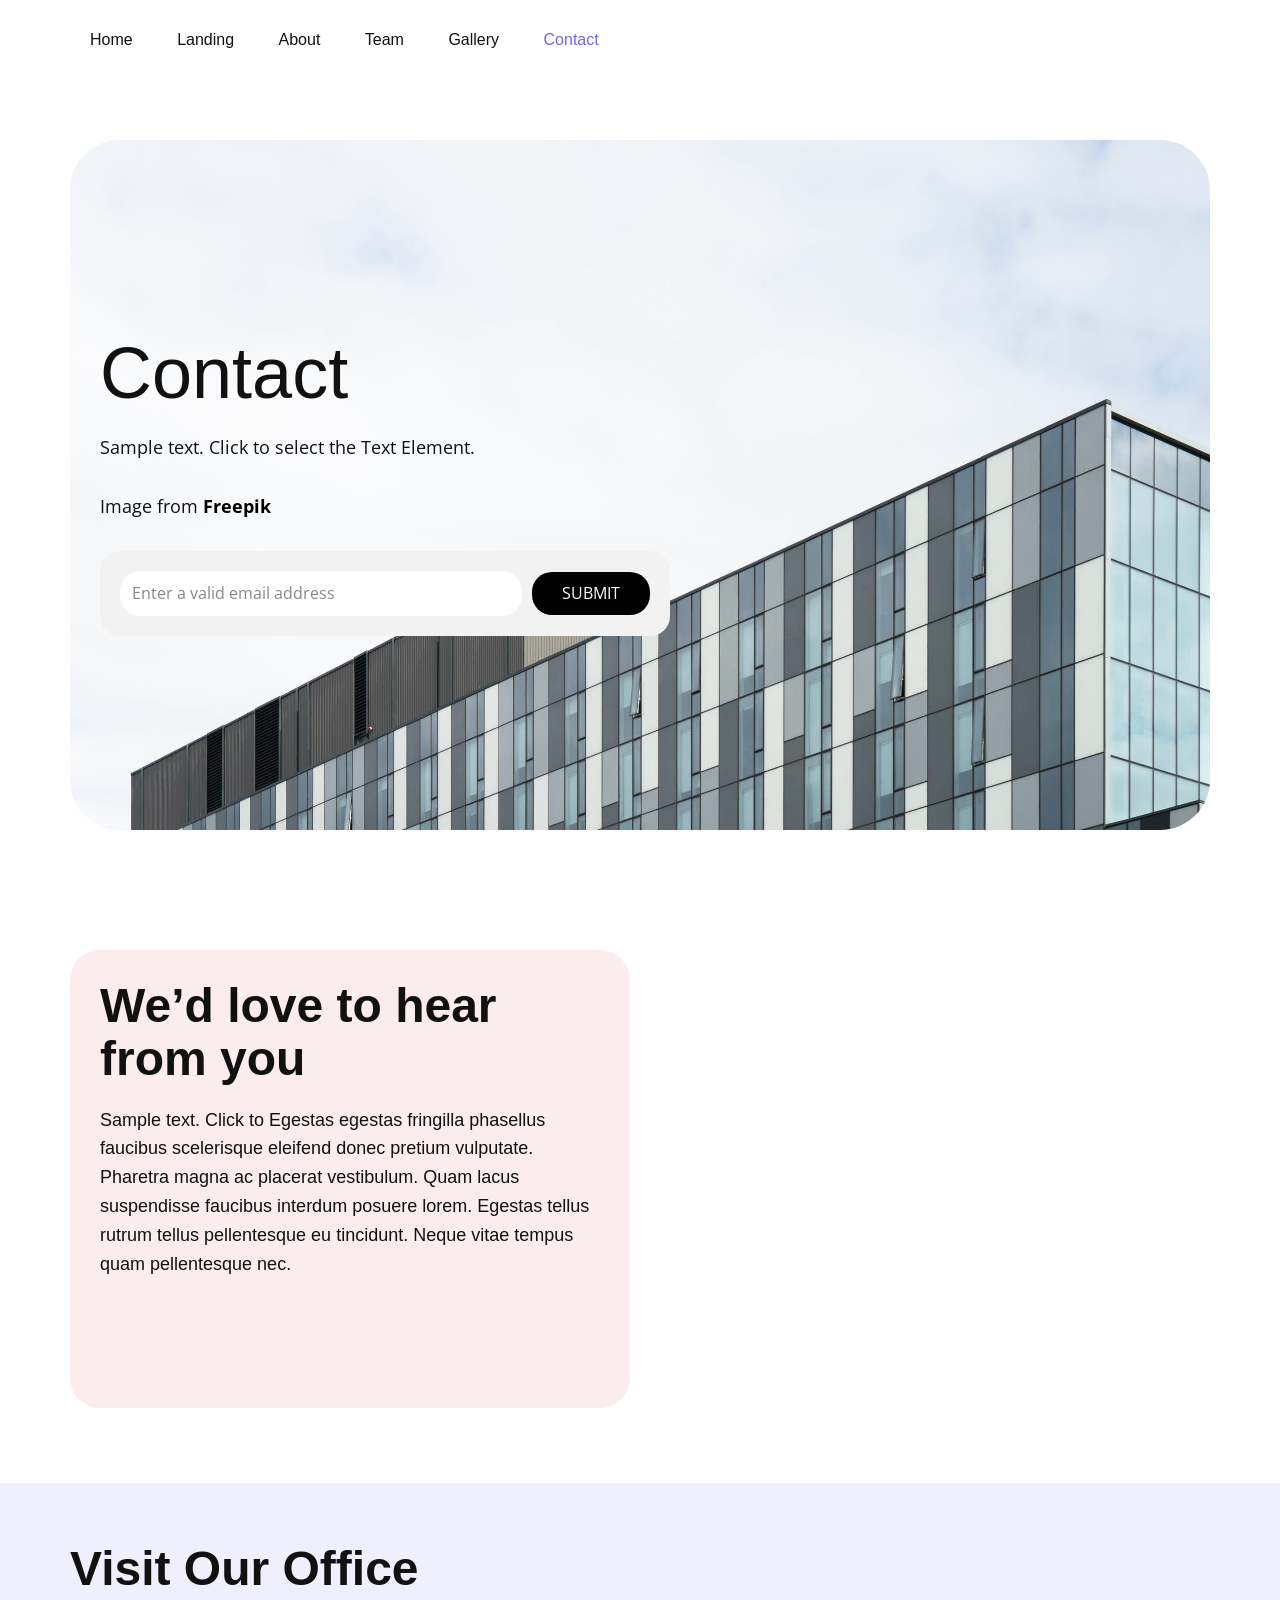
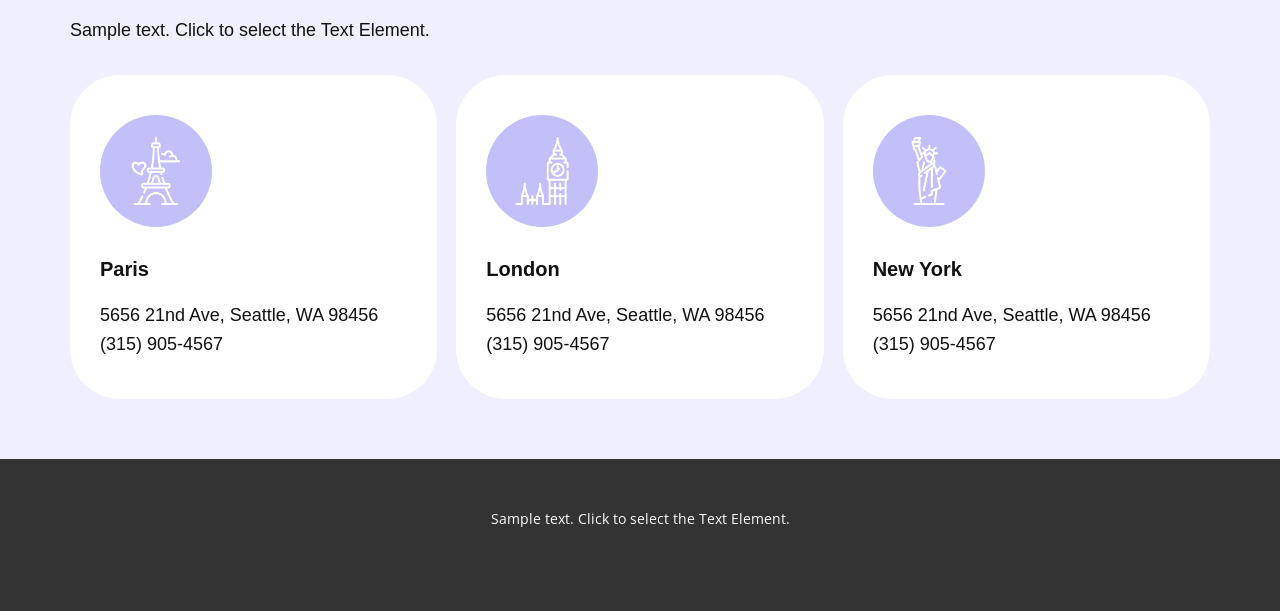
<file: Contact.html>
<!doctype html>
<html style="font-size: 16px" lang="en">
  <head>
    <meta name="viewport" content="width=device-width, initial-scale=1.0" />
    <meta charset="utf-8" />
    <meta
      name="keywords"
      content="Contact, ​We’d love to hear from you, ​Visit Our Office"
    />
    <meta name="description" content="" />
    <title>Contact</title>
    <link rel="stylesheet" href="nicepage.css" media="screen" />
    <link rel="stylesheet" href="Contact.css" media="screen" />
    <script
      class="u-script"
      type="text/javascript"
      src="jquery.js"
      defer=""
    ></script>
    <script
      class="u-script"
      type="text/javascript"
      src="nicepage.js"
      defer=""
    ></script>
    <meta name="generator" content="Nicepage 8.5.1, nicepage.com" />

    <link
      id="u-page-google-font"
      rel="stylesheet"
      href="https://fonts.googleapis.com/css2?display=swap&amp;family=Roboto:ital,wght@0,100;0,200;0,300;0,400;0,500;0,600;0,700;0,800;0,900;1,100;1,200;1,300;1,400;1,500;1,600;1,700;1,800;1,900&amp;family=Open+Sans:ital,wght@0,300;0,400;0,500;0,600;0,700;0,800;1,300;1,400;1,500;1,600;1,700;1,800"
    />
    <script type="application/ld+json">
      {
        "@context": "http://schema.org",
        "@type": "Organization",
        "name": ""
      }
    </script>
    <meta name="theme-color" content="#6f66ee" />
    <meta property="og:title" content="Contact" />
    <meta property="og:type" content="website" />
    <meta name="referrer" content="origin" />
    <meta data-intl-tel-input-cdn-path="intlTelInput/" />
  </head>
  <body
    data-path-to-root="./"
    data-include-products="false"
    class="u-body u-xl-mode"
    data-lang="en"
  >
    <header
      class="u-clearfix u-container-align-left u-header u-header"
      id="sec-6772"
    >
      <div class="u-clearfix u-sheet u-valign-middle u-sheet-1">
        <nav
          class="u-menu u-menu-one-level u-offcanvas u-menu-1"
          role="navigation"
          aria-label="Menu navigation"
        >
          <div
            class="menu-collapse u-custom-font u-font-ubuntu"
            style="font-size: 1rem; letter-spacing: 0px; font-weight: 700"
          >
            <a
              class="u-button-style u-custom-left-right-menu-spacing u-custom-padding-bottom u-custom-text-hover-color u-custom-top-bottom-menu-spacing u-hamburger-link u-nav-link u-text-active-palette-1-base u-text-hover-palette-2-base"
              href="#"
              tabindex="-1"
              aria-label="Open menu"
              aria-controls="7972"
            >
              <svg class="u-svg-link" viewBox="0 0 24 24">
                <use xlink:href="#menu-hamburger"></use>
              </svg>
              <svg
                class="u-svg-content"
                version="1.1"
                id="menu-hamburger"
                viewBox="0 0 16 16"
                x="0px"
                y="0px"
                xmlns:xlink="http://www.w3.org/1999/xlink"
                xmlns="http://www.w3.org/2000/svg"
              >
                <g>
                  <rect y="1" width="16" height="2"></rect>
                  <rect y="7" width="16" height="2"></rect>
                  <rect y="13" width="16" height="2"></rect>
                </g>
              </svg>
            </a>
          </div>
          <div class="u-custom-menu u-nav-container">
            <ul
              class="u-custom-font u-font-ubuntu u-nav u-unstyled u-nav-1"
              role="menubar"
            >
              <li class="u-nav-item" role="none">
                <a
                  class="u-button-style u-nav-link u-text-active-palette-1-base u-text-hover-palette-1-light-2 u-nav-link-2"
                  href="./index.html"
                  role="menuitem"
                  >Home</a
                >
              </li>
              <li class="u-nav-item" role="none">
                <a
                  class="u-button-style u-nav-link u-text-active-palette-1-base u-text-hover-palette-1-light-2 u-nav-link-2"
                  href="Landing.html"
                  role="menuitem"
                  >Landing</a
                >
              </li>
              <li class="u-nav-item" role="none">
                <a
                  class="u-button-style u-nav-link u-text-active-palette-1-base u-text-hover-palette-1-light-2 u-nav-link-2"
                  href="About.html"
                  role="menuitem"
                  >About</a
                >
              </li>
              <li class="u-nav-item" role="none">
                <a
                  class="u-button-style u-nav-link u-text-active-palette-1-base u-text-hover-palette-1-light-2 u-nav-link-2"
                  href="Team.html"
                  role="menuitem"
                  >Team</a
                >
              </li>
              <li class="u-nav-item" role="none">
                <a
                  class="u-button-style u-nav-link u-text-active-palette-1-base u-text-hover-palette-1-light-2 u-nav-link-2"
                  href="Gallery.html"
                  role="menuitem"
                  >Gallery</a
                >
              </li>
              <li class="u-nav-item" role="none">
                <a
                  class="u-button-style u-nav-link u-text-active-palette-1-base u-text-hover-palette-1-light-2 u-nav-link-2"
                  href="Contact.html"
                  role="menuitem"
                  >Contact</a
                >
              </li>
            </ul>
          </div>
          <div
            class="u-custom-menu u-nav-container-collapse"
            id="7972"
            role="region"
            aria-label="Menu panel"
          >
            <div
              class="u-black u-container-style u-inner-container-layout u-opacity u-opacity-95 u-sidenav"
            >
              <div class="u-inner-container-layout u-sidenav-overflow">
                <div
                  class="u-menu-close"
                  tabindex="-1"
                  aria-label="Close menu"
                ></div>
                <ul
                  class="u-align-center u-nav u-popupmenu-items u-unstyled u-nav-2"
                >
                  <li class="u-nav-item">
                    <a class="u-button-style u-nav-link" href="./index.html"
                      >Home</a
                    >
                  </li>
                  <li class="u-nav-item">
                    <a class="u-button-style u-nav-link" href="Landing.html"
                      >Landing</a
                    >
                  </li>
                  <li class="u-nav-item">
                    <a class="u-button-style u-nav-link" href="About.html"
                      >About</a
                    >
                  </li>
                  <li class="u-nav-item">
                    <a class="u-button-style u-nav-link" href="Team.html"
                      >Team</a
                    >
                  </li>
                  <li class="u-nav-item">
                    <a class="u-button-style u-nav-link" href="Gallery.html"
                      >Gallery</a
                    >
                  </li>
                  <li class="u-nav-item">
                    <a class="u-button-style u-nav-link" href="Contact.html"
                      >Contact</a
                    >
                  </li>
                </ul>
              </div>
            </div>
            <div class="u-black u-menu-overlay u-opacity u-opacity-70"></div>
          </div>
        </nav>
      </div>
    </header>
    <section class="u-clearfix u-section-1" id="block-1">
      <div
        class="u-clearfix u-sheet u-valign-middle-lg u-valign-middle-xl u-sheet-1"
      >
        <div
          class="u-container-style u-expanded-width u-group u-image u-radius-50 u-shape-round u-image-1"
          data-image-width="2250"
          data-image-height="1500"
          data-animation-name="customAnimationIn"
          data-animation-duration="2000"
        >
          <div class="u-container-layout u-valign-middle u-container-layout-1">
            <h1 class="u-text u-text-1">Contact</h1>
            <p class="u-text u-text-default u-text-2">
              Sample text. Click to select the Text Element.
            </p>
            <p class="u-text u-text-default u-text-3">
              Image from
              <a
                href="https://freepik.com"
                class="u-active-none u-border-none u-btn u-button-link u-button-style u-hover-none u-none u-text-black u-btn-1"
                >Freepik</a
              >
            </p>
            <div class="u-form u-grey-5 u-radius-20 u-form-1">
              <form
                action="https://service.nicepagesrv.com/form/v4/form-process"
                class="u-clearfix u-form-horizontal u-form-spacing-10 u-inner-form"
                source="email"
                name="form"
                style="padding: 20px"
              >
                <div class="u-form-email u-form-group u-label-none">
                  <label for="email-3a86" class="u-label">Email</label>
                  <input
                    type="email"
                    placeholder="Enter a valid email address"
                    id="email-3a86"
                    name="email"
                    class="u-border-none u-input u-input-rectangle u-radius-20"
                    required=""
                  />
                </div>
                <div
                  class="u-align-left u-form-group u-form-submit u-label-none"
                >
                  <a
                    href="#"
                    class="u-black u-border-none u-btn u-btn-submit u-button-style u-btn-2"
                    >Submit</a
                  >
                  <input
                    type="submit"
                    value="submit"
                    class="u-form-control-hidden"
                  />
                </div>
                <div class="u-form-send-message u-form-send-success">
                  Thank you! Your message has been sent.
                </div>
                <div class="u-form-send-error u-form-send-message">
                  Unable to send your message. Please fix errors then try again.
                </div>
                <input type="hidden" value="" name="recaptchaResponse" />
                <input type="hidden" name="formServices" value="" />
              </form>
            </div>
          </div>
        </div>
      </div>
    </section>
    <section class="u-clearfix u-section-2" id="block-2">
      <div class="u-clearfix u-sheet u-sheet-1">
        <div
          class="u-clearfix u-expanded-width u-gutter-20 u-layout-wrap u-layout-wrap-1"
        >
          <div class="u-layout">
            <div class="u-layout-row">
              <div
                class="u-container-style u-layout-cell u-palette-2-light-3 u-radius-40 u-shape-round u-size-30 u-layout-cell-1"
              >
                <div class="u-container-layout u-container-layout-1">
                  <h2 class="u-text u-text-default u-text-1">
                    We’d love to hear from you
                  </h2>
                  <p class="u-custom-font u-font-ubuntu u-text u-text-2">
                    Sample text. Click to Egestas egestas fringilla phasellus
                    faucibus scelerisque eleifend donec pretium vulputate.
                    Pharetra magna ac placerat vestibulum. Quam lacus
                    suspendisse faucibus interdum posuere lorem. Egestas tellus
                    rutrum tellus pellentesque eu tincidunt. Neque vitae tempus
                    quam pellentesque nec.
                  </p>
                </div>
              </div>
              <div
                class="u-container-style u-layout-cell u-palette-2-light-3 u-radius-40 u-size-30 u-layout-cell-2"
                data-animation-name="customAnimationIn"
                data-animation-duration="2000"
              >
                <div class="u-container-layout u-container-layout-2">
                  <div class="u-expanded-width u-form u-form-1">
                    <form
                      action="https://service.nicepagesrv.com/form/v4/form-process"
                      class="u-clearfix u-form-spacing-10 u-form-vertical u-inner-form"
                      source="email"
                      name="form-1"
                      style="padding: 10px"
                    >
                      <div class="u-form-group u-form-name">
                        <label for="name-ed47" class="u-label">Name</label>
                        <input
                          type="text"
                          placeholder="Enter your Name"
                          id="name-ed47"
                          name="name"
                          class="u-border-none u-input u-input-rectangle u-radius-20"
                          required=""
                        />
                      </div>
                      <div class="u-form-email u-form-group">
                        <label for="email-ed47" class="u-label">Email</label>
                        <input
                          type="email"
                          placeholder="Enter a valid email address"
                          id="email-ed47"
                          name="email"
                          class="u-border-none u-input u-input-rectangle u-radius-20"
                          required=""
                        />
                      </div>
                      <div class="u-form-group u-form-message">
                        <label for="message-ed47" class="u-label"
                          >Message</label
                        >
                        <textarea
                          placeholder="Enter your message"
                          rows="4"
                          cols="50"
                          id="message-ed47"
                          name="message"
                          class="u-border-none u-input u-input-rectangle u-radius-20"
                          required=""
                        ></textarea>
                      </div>
                      <div class="u-align-left u-form-group u-form-submit">
                        <a href="#" class="u-btn u-btn-submit u-button-style"
                          >Submit</a
                        >
                        <input
                          type="submit"
                          value="submit"
                          class="u-form-control-hidden"
                        />
                      </div>
                      <div class="u-form-send-message u-form-send-success">
                        Thank you! Your message has been sent.
                      </div>
                      <div class="u-form-send-error u-form-send-message">
                        Unable to send your message. Please fix errors then try
                        again.
                      </div>
                      <input type="hidden" value="" name="recaptchaResponse" />
                      <input type="hidden" name="formServices" value="" />
                    </form>
                  </div>
                </div>
              </div>
            </div>
          </div>
        </div>
      </div>
    </section>
    <section class="u-clearfix u-palette-1-light-3 u-section-3" id="block-3">
      <div class="u-clearfix u-sheet u-sheet-1">
        <h2 class="u-text u-text-default u-text-1">Visit Our Office</h2>
        <p class="u-custom-font u-font-ubuntu u-text u-text-default u-text-2">
          Sample text. Click to select the Text Element.
        </p>
        <div class="u-expanded-width u-list u-list-1">
          <div class="u-repeater u-repeater-1">
            <div
              class="u-container-align-left u-container-style u-list-item u-radius-50 u-repeater-item u-shape-round u-white u-list-item-1"
            >
              <div
                class="u-container-layout u-similar-container u-valign-middle u-container-layout-1"
              >
                <span
                  class="u-align-left u-file-icon u-icon u-icon-circle u-palette-1-light-2 u-text-white u-icon-1"
                  ><img src="images/1206849-dba2a207.png" alt=""
                /></span>
                <h5 class="u-text u-text-default u-text-3">Paris<br /></h5>
                <p
                  class="u-custom-font u-font-ubuntu u-text u-text-default u-text-4"
                >
                  5656 21nd Ave, Seattle, WA 98456<br />(315) 905-4567
                </p>
              </div>
            </div>
            <div
              class="u-container-align-left u-container-style u-list-item u-radius-50 u-repeater-item u-shape-round u-white u-list-item-2"
            >
              <div
                class="u-container-layout u-similar-container u-valign-middle u-container-layout-2"
              >
                <span
                  class="u-align-left u-file-icon u-icon u-icon-circle u-palette-1-light-2 u-text-white u-icon-2"
                  ><img src="images/3654928-9a374089.png" alt=""
                /></span>
                <h5 class="u-text u-text-default u-text-5">London</h5>
                <p
                  class="u-custom-font u-font-ubuntu u-text u-text-default u-text-6"
                >
                  5656 21nd Ave, Seattle, WA 98456<br />(315) 905-4567
                </p>
              </div>
            </div>
            <div
              class="u-container-align-left u-container-style u-list-item u-radius-50 u-repeater-item u-shape-round u-white u-list-item-3"
            >
              <div
                class="u-container-layout u-similar-container u-valign-middle u-container-layout-3"
              >
                <span
                  class="u-align-left u-file-icon u-icon u-icon-circle u-palette-1-light-2 u-text-white u-icon-3"
                  ><img src="images/3654976-85b3ec49.png" alt=""
                /></span>
                <h5 class="u-text u-text-default u-text-7">New York</h5>
                <p
                  class="u-custom-font u-font-ubuntu u-text u-text-default u-text-8"
                >
                  5656 21nd Ave, Seattle, WA 98456<br />(315) 905-4567
                </p>
              </div>
            </div>
          </div>
        </div>
      </div>
    </section>

    <footer
      class="u-align-center u-clearfix u-container-align-center u-footer u-grey-80 u-footer"
      id="sec-6200"
    >
      <div class="u-clearfix u-sheet u-sheet-1">
        <p class="u-small-text u-text u-text-variant u-text-1">
          Sample text. Click to select the Text Element.
        </p>
      </div>
    </footer>
    <section class="u-backlink u-clearfix u-grey-80"></section>
  </body>
</html>
</file>
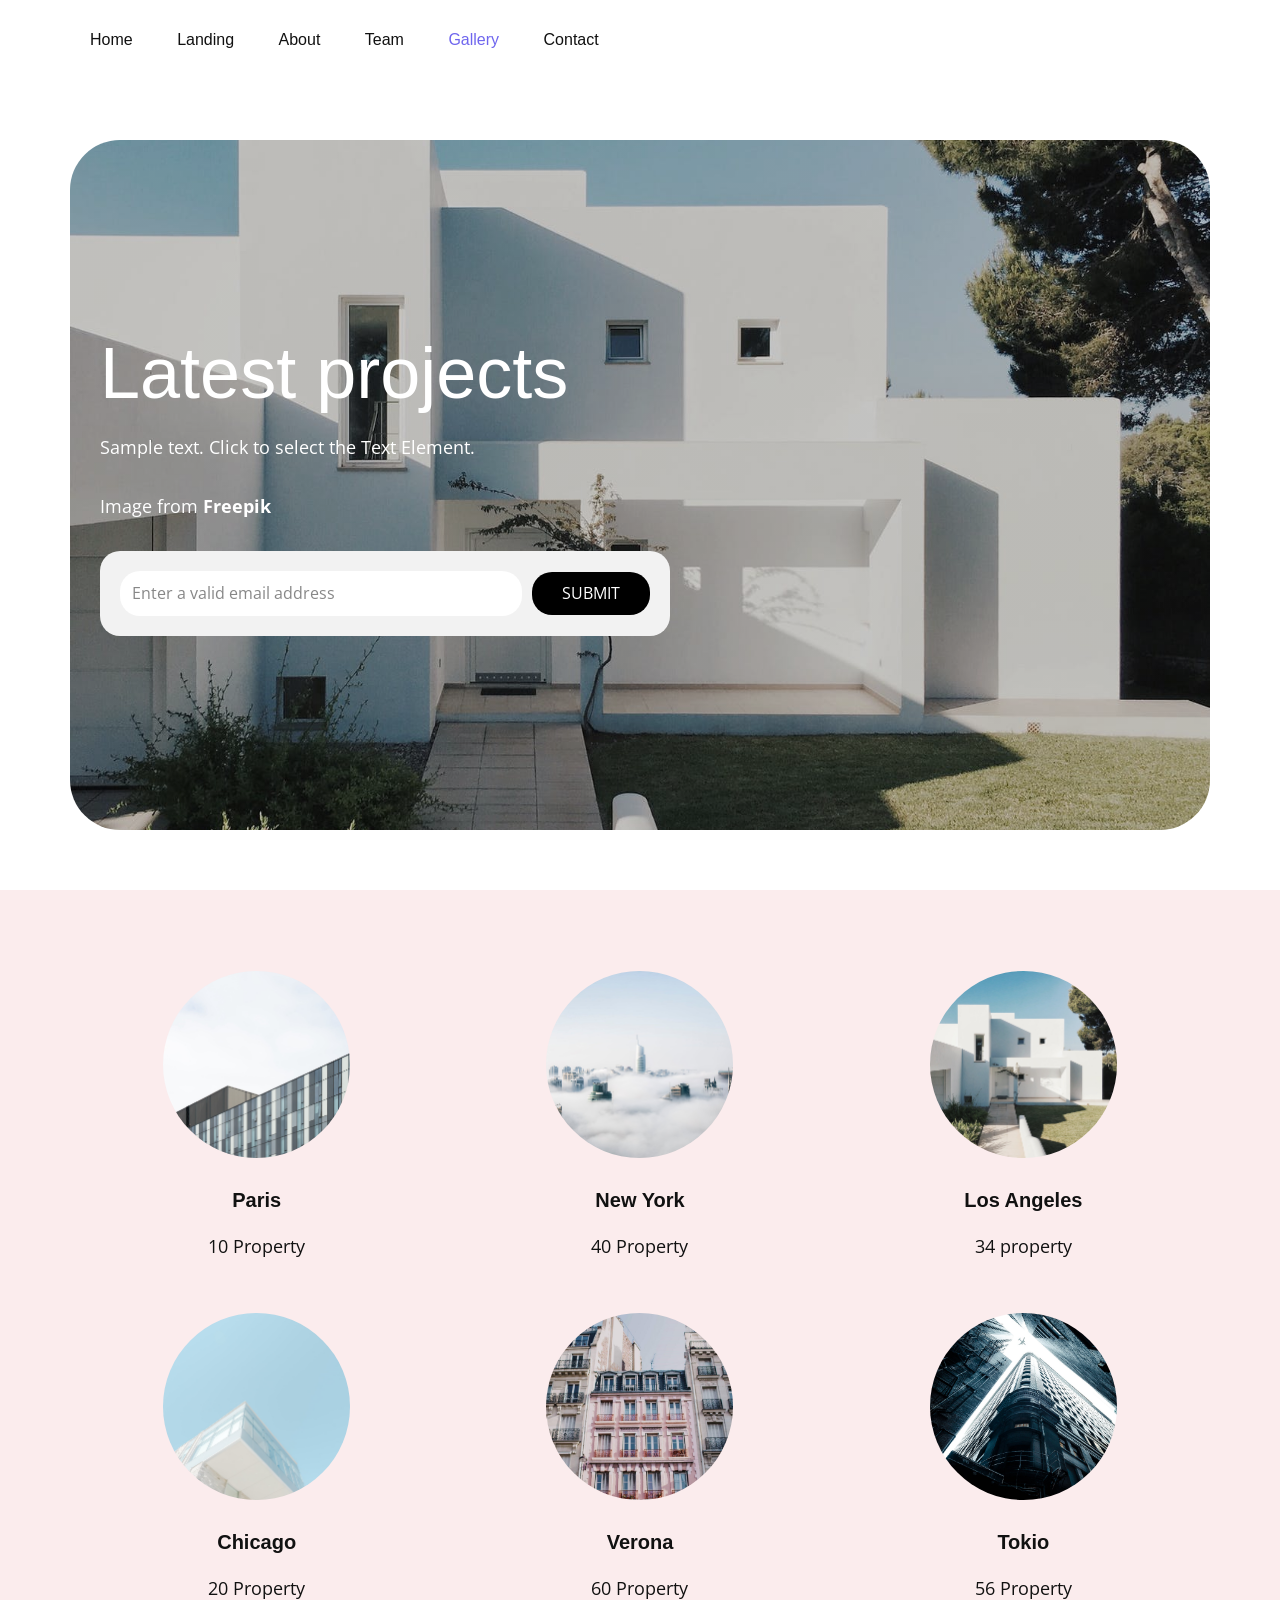
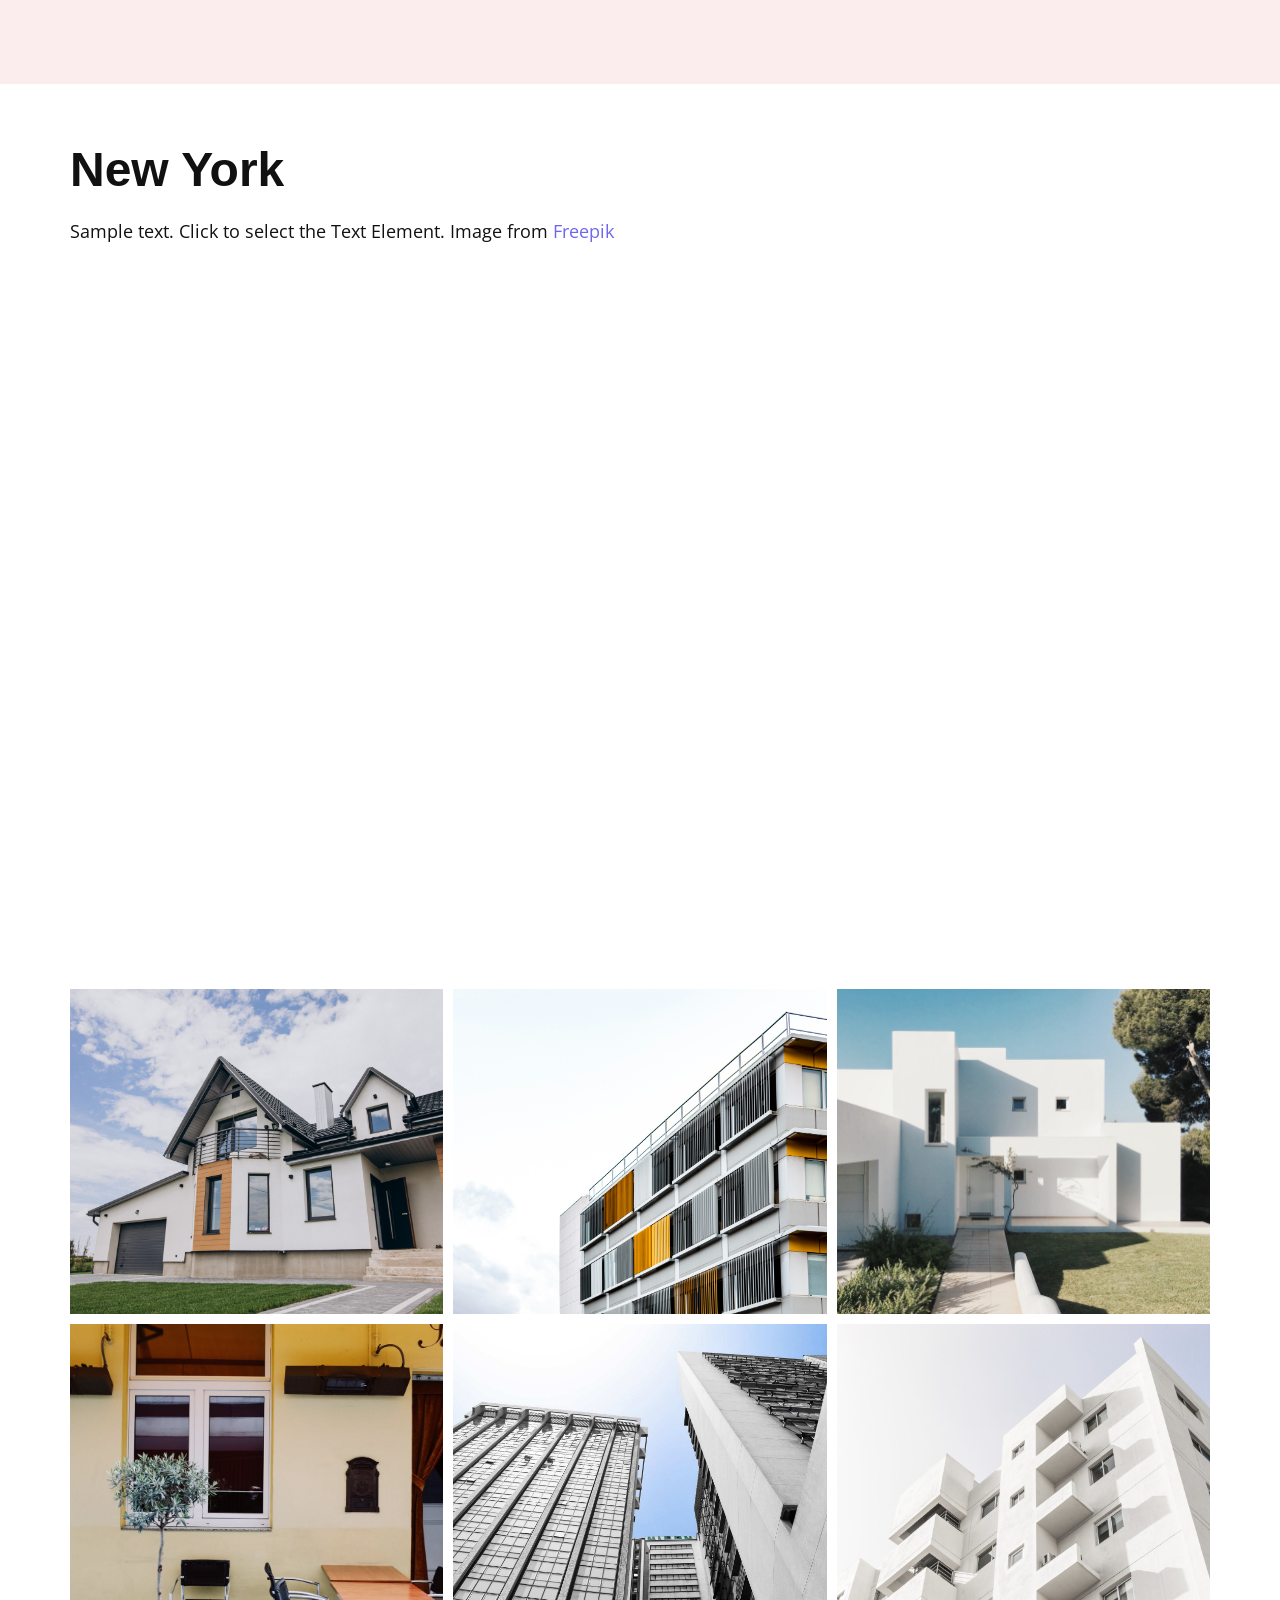
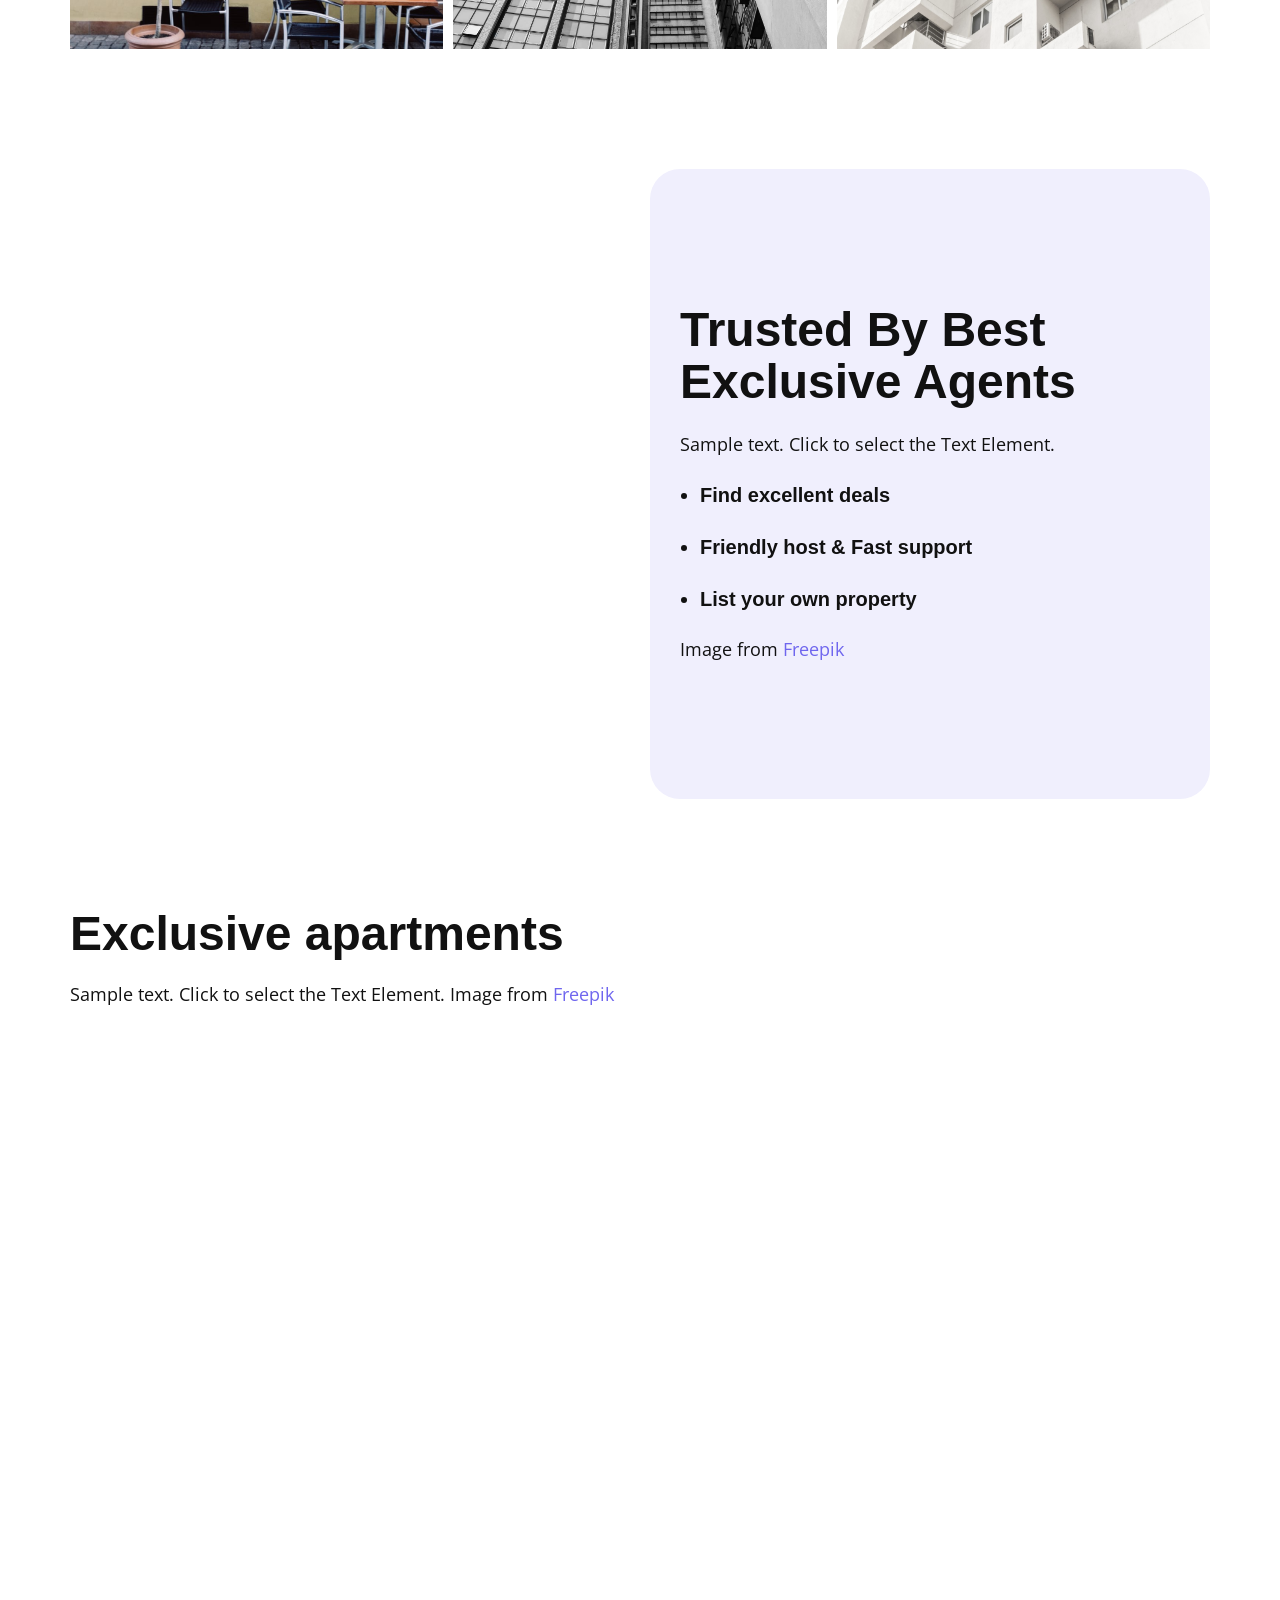
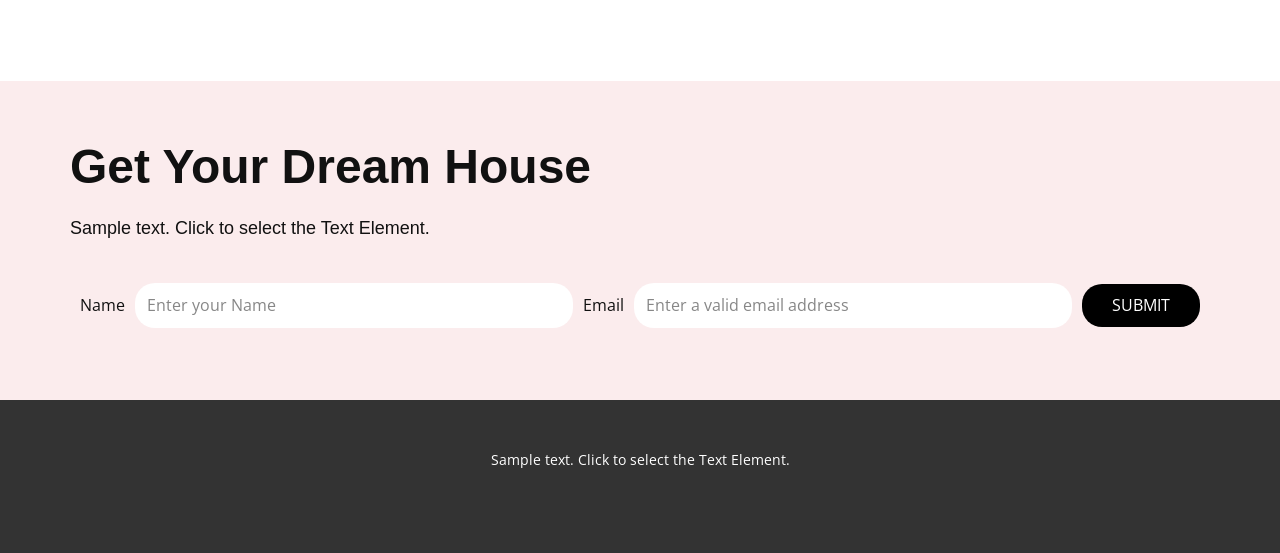
<file: Gallery.html>
<!doctype html>
<html style="font-size: 16px" lang="en">
  <head>
    <meta name="viewport" content="width=device-width, initial-scale=1.0" />
    <meta charset="utf-8" />
    <meta
      name="keywords"
      content="Latest projects, New York, ​Trusted By Best Exclusive Agents, ​Exclusive apartments, ​Get Your Dream House"
    />
    <meta name="description" content="" />
    <title>Gallery</title>
    <link rel="stylesheet" href="nicepage.css" media="screen" />
    <link rel="stylesheet" href="Gallery.css" media="screen" />
    <script
      class="u-script"
      type="text/javascript"
      src="jquery.js"
      defer=""
    ></script>
    <script
      class="u-script"
      type="text/javascript"
      src="nicepage.js"
      defer=""
    ></script>
    <meta name="generator" content="Nicepage 8.5.1, nicepage.com" />

    <link
      id="u-page-google-font"
      rel="stylesheet"
      href="https://fonts.googleapis.com/css2?display=swap&amp;family=Roboto:ital,wght@0,100;0,200;0,300;0,400;0,500;0,600;0,700;0,800;0,900;1,100;1,200;1,300;1,400;1,500;1,600;1,700;1,800;1,900&amp;family=Open+Sans:ital,wght@0,300;0,400;0,500;0,600;0,700;0,800;1,300;1,400;1,500;1,600;1,700;1,800"
    />
    <script type="application/ld+json">
      {
        "@context": "http://schema.org",
        "@type": "Organization",
        "name": ""
      }
    </script>
    <meta name="theme-color" content="#6f66ee" />
    <meta property="og:title" content="Gallery" />
    <meta property="og:type" content="website" />
    <meta name="referrer" content="origin" />
    <meta data-intl-tel-input-cdn-path="intlTelInput/" />
  </head>
  <body
    data-path-to-root="./"
    data-include-products="false"
    class="u-body u-xl-mode"
    data-lang="en"
  >
    <header
      class="u-clearfix u-container-align-left u-header u-header"
      id="sec-6772"
    >
      <div class="u-clearfix u-sheet u-valign-middle u-sheet-1">
        <nav
          class="u-menu u-menu-one-level u-offcanvas u-menu-1"
          role="navigation"
          aria-label="Menu navigation"
        >
          <div
            class="menu-collapse u-custom-font u-font-ubuntu"
            style="font-size: 1rem; letter-spacing: 0px; font-weight: 700"
          >
            <a
              class="u-button-style u-custom-left-right-menu-spacing u-custom-padding-bottom u-custom-text-hover-color u-custom-top-bottom-menu-spacing u-hamburger-link u-nav-link u-text-active-palette-1-base u-text-hover-palette-2-base"
              href="#"
              tabindex="-1"
              aria-label="Open menu"
              aria-controls="7972"
            >
              <svg class="u-svg-link" viewBox="0 0 24 24">
                <use xlink:href="#menu-hamburger"></use>
              </svg>
              <svg
                class="u-svg-content"
                version="1.1"
                id="menu-hamburger"
                viewBox="0 0 16 16"
                x="0px"
                y="0px"
                xmlns:xlink="http://www.w3.org/1999/xlink"
                xmlns="http://www.w3.org/2000/svg"
              >
                <g>
                  <rect y="1" width="16" height="2"></rect>
                  <rect y="7" width="16" height="2"></rect>
                  <rect y="13" width="16" height="2"></rect>
                </g>
              </svg>
            </a>
          </div>
          <div class="u-custom-menu u-nav-container">
            <ul
              class="u-custom-font u-font-ubuntu u-nav u-unstyled u-nav-1"
              role="menubar"
            >
              <li class="u-nav-item" role="none">
                <a
                  class="u-button-style u-nav-link u-text-active-palette-1-base u-text-hover-palette-1-light-2 u-nav-link-2"
                  href="./index.html"
                  role="menuitem"
                  >Home</a
                >
              </li>
              <li class="u-nav-item" role="none">
                <a
                  class="u-button-style u-nav-link u-text-active-palette-1-base u-text-hover-palette-1-light-2 u-nav-link-2"
                  href="Landing.html"
                  role="menuitem"
                  >Landing</a
                >
              </li>
              <li class="u-nav-item" role="none">
                <a
                  class="u-button-style u-nav-link u-text-active-palette-1-base u-text-hover-palette-1-light-2 u-nav-link-2"
                  href="About.html"
                  role="menuitem"
                  >About</a
                >
              </li>
              <li class="u-nav-item" role="none">
                <a
                  class="u-button-style u-nav-link u-text-active-palette-1-base u-text-hover-palette-1-light-2 u-nav-link-2"
                  href="Team.html"
                  role="menuitem"
                  >Team</a
                >
              </li>
              <li class="u-nav-item" role="none">
                <a
                  class="u-button-style u-nav-link u-text-active-palette-1-base u-text-hover-palette-1-light-2 u-nav-link-2"
                  href="Gallery.html"
                  role="menuitem"
                  >Gallery</a
                >
              </li>
              <li class="u-nav-item" role="none">
                <a
                  class="u-button-style u-nav-link u-text-active-palette-1-base u-text-hover-palette-1-light-2 u-nav-link-2"
                  href="Contact.html"
                  role="menuitem"
                  >Contact</a
                >
              </li>
            </ul>
          </div>
          <div
            class="u-custom-menu u-nav-container-collapse"
            id="7972"
            role="region"
            aria-label="Menu panel"
          >
            <div
              class="u-black u-container-style u-inner-container-layout u-opacity u-opacity-95 u-sidenav"
            >
              <div class="u-inner-container-layout u-sidenav-overflow">
                <div
                  class="u-menu-close"
                  tabindex="-1"
                  aria-label="Close menu"
                ></div>
                <ul
                  class="u-align-center u-nav u-popupmenu-items u-unstyled u-nav-2"
                >
                  <li class="u-nav-item">
                    <a class="u-button-style u-nav-link" href="./index.html"
                      >Home</a
                    >
                  </li>
                  <li class="u-nav-item">
                    <a class="u-button-style u-nav-link" href="Landing.html"
                      >Landing</a
                    >
                  </li>
                  <li class="u-nav-item">
                    <a class="u-button-style u-nav-link" href="About.html"
                      >About</a
                    >
                  </li>
                  <li class="u-nav-item">
                    <a class="u-button-style u-nav-link" href="Team.html"
                      >Team</a
                    >
                  </li>
                  <li class="u-nav-item">
                    <a class="u-button-style u-nav-link" href="Gallery.html"
                      >Gallery</a
                    >
                  </li>
                  <li class="u-nav-item">
                    <a class="u-button-style u-nav-link" href="Contact.html"
                      >Contact</a
                    >
                  </li>
                </ul>
              </div>
            </div>
            <div class="u-black u-menu-overlay u-opacity u-opacity-70"></div>
          </div>
        </nav>
      </div>
    </header>
    <section class="u-clearfix u-section-1" id="block-1">
      <div
        class="u-clearfix u-sheet u-valign-middle-lg u-valign-middle-xl u-sheet-1"
      >
        <div
          class="u-container-style u-expanded-width u-group u-image u-radius-50 u-shading u-shape-round u-image-1"
          data-image-width="1500"
          data-image-height="1500"
          data-animation-name="customAnimationIn"
          data-animation-duration="2000"
        >
          <div class="u-container-layout u-valign-middle u-container-layout-1">
            <h1 class="u-text u-text-1">Latest projects</h1>
            <p class="u-text u-text-default u-text-2">
              Sample text. Click to select the Text Element.
            </p>
            <p class="u-text u-text-default u-text-3">
              Image from
              <a
                href="https://freepik.com"
                class="u-active-none u-border-none u-btn u-button-link u-button-style u-hover-none u-none u-text-body-alt-color u-btn-1"
                >Freepik</a
              >
            </p>
            <div class="u-form u-grey-5 u-radius-20 u-form-1">
              <form
                action="https://service.nicepagesrv.com/form/v4/form-process"
                class="u-clearfix u-form-horizontal u-form-spacing-10 u-inner-form"
                source="email"
                name="form"
                style="padding: 20px"
              >
                <div class="u-form-email u-form-group u-label-none">
                  <label for="email-3a86" class="u-label">Email</label>
                  <input
                    type="email"
                    placeholder="Enter a valid email address"
                    id="email-3a86"
                    name="email"
                    class="u-border-none u-input u-input-rectangle u-radius-20"
                    required=""
                  />
                </div>
                <div
                  class="u-align-left u-form-group u-form-submit u-label-none"
                >
                  <a
                    href="#"
                    class="u-black u-border-none u-btn u-btn-submit u-button-style u-btn-2"
                    >Submit</a
                  >
                  <input
                    type="submit"
                    value="submit"
                    class="u-form-control-hidden"
                  />
                </div>
                <div class="u-form-send-message u-form-send-success">
                  Thank you! Your message has been sent.
                </div>
                <div class="u-form-send-error u-form-send-message">
                  Unable to send your message. Please fix errors then try again.
                </div>
                <input type="hidden" value="" name="recaptchaResponse" />
                <input type="hidden" name="formServices" value="" />
              </form>
            </div>
          </div>
        </div>
      </div>
    </section>
    <section class="u-clearfix u-palette-2-light-3 u-section-2" id="block-2">
      <div class="u-clearfix u-sheet u-sheet-1">
        <div class="u-expanded-width u-layout-grid u-list u-list-1">
          <div class="u-repeater u-repeater-1">
            <div
              class="u-container-align-center u-container-style u-list-item u-repeater-item"
            >
              <div
                class="u-container-layout u-similar-container u-valign-middle u-container-layout-1"
              >
                <div
                  class="u-image u-image-circle u-image-1"
                  alt=""
                  data-image-width="2250"
                  data-image-height="1500"
                ></div>
                <h5 class="u-align-center u-text u-text-default u-text-1">
                  Paris
                </h5>
                <p class="u-align-center u-text u-text-default u-text-2">
                  10 Property
                </p>
              </div>
            </div>
            <div
              class="u-container-align-center u-container-style u-list-item u-repeater-item"
            >
              <div
                class="u-container-layout u-similar-container u-valign-middle u-container-layout-2"
              >
                <div
                  class="u-image u-image-circle u-image-2"
                  alt=""
                  data-image-width="2250"
                  data-image-height="1500"
                ></div>
                <h5 class="u-align-center u-text u-text-default u-text-3">
                  New York
                </h5>
                <p class="u-align-center u-text u-text-default u-text-4">
                  40 Property
                </p>
              </div>
            </div>
            <div
              class="u-container-align-center u-container-style u-list-item u-repeater-item"
            >
              <div
                class="u-container-layout u-similar-container u-valign-middle u-container-layout-3"
              >
                <div
                  class="u-image u-image-circle u-image-3"
                  alt=""
                  data-image-width="1500"
                  data-image-height="1500"
                ></div>
                <h5 class="u-align-center u-text u-text-default u-text-5">
                  Los Angeles
                </h5>
                <p class="u-align-center u-text u-text-default u-text-6">
                  34 property
                </p>
              </div>
            </div>
            <div
              class="u-container-align-center u-container-style u-list-item u-repeater-item"
            >
              <div
                class="u-container-layout u-similar-container u-valign-middle u-container-layout-4"
              >
                <div
                  class="u-image u-image-circle u-image-4"
                  alt=""
                  data-image-width="2250"
                  data-image-height="1500"
                ></div>
                <h5 class="u-align-center u-text u-text-default u-text-7">
                  Chicago
                </h5>
                <p class="u-align-center u-text u-text-default u-text-8">
                  20 Property
                </p>
              </div>
            </div>
            <div
              class="u-container-align-center u-container-style u-list-item u-repeater-item"
            >
              <div
                class="u-container-layout u-similar-container u-valign-middle u-container-layout-5"
              >
                <div
                  class="u-image u-image-circle u-image-5"
                  alt=""
                  data-image-width="1006"
                  data-image-height="1500"
                ></div>
                <h5 class="u-align-center u-text u-text-default u-text-9">
                  Verona
                </h5>
                <p class="u-align-center u-text u-text-default u-text-10">
                  60 Property
                </p>
              </div>
            </div>
            <div
              class="u-container-align-center u-container-style u-list-item u-repeater-item"
            >
              <div
                class="u-container-layout u-similar-container u-valign-middle u-container-layout-6"
              >
                <div
                  class="u-image u-image-circle u-image-6"
                  alt=""
                  data-image-width="1200"
                  data-image-height="1500"
                ></div>
                <h5 class="u-align-center u-text u-text-default u-text-11">
                  Tokio
                </h5>
                <p class="u-align-center u-text u-text-default u-text-12">
                  56 Property
                </p>
              </div>
            </div>
          </div>
        </div>
      </div>
    </section>
    <section class="u-clearfix u-section-3" id="block-3">
      <div class="u-clearfix u-sheet u-sheet-1">
        <h2 class="u-text u-text-default u-text-1">New York</h2>
        <p class="u-text u-text-default u-text-2">
          Sample text. Click to select the Text Element. Image from
          <a
            href="https://freepik.com"
            class="u-active-none u-border-none u-btn u-button-link u-button-style u-hover-none u-none u-text-palette-1-base u-btn-1"
            >Freepik</a
          >
        </p>
        <img
          class="u-expanded-width u-image u-image-round u-radius-50 u-image-1"
          src="images/pexels-photo-325185.jpeg"
          alt=""
          data-image-width="2250"
          data-image-height="1500"
          data-animation-name="customAnimationIn"
          data-animation-duration="2000"
        />
      </div>
    </section>
    <section class="u-clearfix u-section-4" id="block-4">
      <div class="u-clearfix u-sheet u-sheet-1">
        <div
          class="u-expanded-width u-gallery u-layout-grid u-lightbox u-no-transition u-show-text-none u-gallery-1"
        >
          <div class="u-gallery-inner u-gallery-inner-1">
            <div class="u-effect-hover-zoom u-gallery-item">
              <div
                class="u-back-slide"
                data-image-width="1500"
                data-image-height="1000"
              >
                <img
                  class="u-back-image u-expanded"
                  src="images/house-isolated-field.jpg"
                />
              </div>
              <div class="u-over-slide u-shading u-over-slide-1"></div>
            </div>
            <div class="u-effect-hover-zoom u-gallery-item">
              <div
                class="u-back-slide"
                data-image-width="1500"
                data-image-height="1071"
              >
                <img
                  class="u-back-image u-expanded"
                  src="images/apartment-building-city-with-copy-space.jpg"
                />
              </div>
              <div class="u-over-slide u-shading u-over-slide-2"></div>
            </div>
            <div class="u-effect-hover-zoom u-gallery-item">
              <div
                class="u-back-slide"
                data-image-width="1500"
                data-image-height="1500"
              >
                <img
                  class="u-back-image u-expanded"
                  src="images/pexels-photo-1115804.jpeg"
                />
              </div>
              <div class="u-over-slide u-shading u-over-slide-3"></div>
            </div>
            <div class="u-effect-hover-zoom u-gallery-item">
              <div
                class="u-back-slide"
                data-image-width="1000"
                data-image-height="1500"
              >
                <img
                  class="u-back-image u-expanded"
                  src="images/pexels-photo-3874015.jpeg"
                />
              </div>
              <div class="u-over-slide u-shading u-over-slide-4"></div>
            </div>
            <div class="u-effect-hover-zoom u-gallery-item">
              <div
                class="u-back-slide"
                data-image-width="2250"
                data-image-height="1500"
              >
                <img
                  class="u-back-image u-expanded"
                  src="images/pexels-photo-3855622.jpeg"
                />
              </div>
              <div class="u-over-slide u-shading u-over-slide-5"></div>
            </div>
            <div class="u-effect-hover-zoom u-gallery-item">
              <div
                class="u-back-slide"
                data-image-width="1500"
                data-image-height="997"
              >
                <img
                  class="u-back-image u-expanded"
                  src="images/low-angle-shot-facade-white-modern-building-blue-clear-sky.jpg"
                />
              </div>
              <div class="u-over-slide u-shading u-over-slide-6"></div>
            </div>
          </div>
        </div>
      </div>
    </section>
    <section class="u-clearfix u-section-5" id="block-5">
      <div class="u-clearfix u-sheet u-sheet-1">
        <div
          class="u-clearfix u-expanded-width u-gutter-20 u-layout-wrap u-layout-wrap-1"
        >
          <div class="u-layout">
            <div class="u-layout-row">
              <div
                class="u-container-align-center u-container-style u-image u-image-round u-layout-cell u-radius-40 u-size-30 u-image-1"
                data-image-width="4000"
                data-image-height="4000"
                data-animation-name="customAnimationIn"
                data-animation-duration="2000"
              >
                <div class="u-container-layout u-container-layout-1"></div>
              </div>
              <div
                class="u-container-style u-layout-cell u-palette-1-light-3 u-radius-40 u-shape-round u-size-30 u-layout-cell-2"
              >
                <div
                  class="u-container-layout u-valign-middle u-container-layout-2"
                >
                  <h2 class="u-align-left u-text u-text-default u-text-1">
                    Trusted By Best Exclusive Agents
                  </h2>
                  <p class="u-align-left u-text u-text-2">
                    Sample text. Click to select the Text Element.
                  </p>
                  <ul
                    class="u-align-left u-custom-font u-font-ubuntu u-spacing-20 u-text u-text-3"
                  >
                    <li>Find excellent deals</li>
                    <li>Friendly host &amp; Fast support</li>
                    <li>List your own property</li>
                  </ul>
                  <p class="u-align-left u-text u-text-4">
                    Image from
                    <a
                      href="https://freepik.com"
                      class="u-active-none u-border-none u-btn u-button-link u-button-style u-hover-none u-none u-text-palette-1-base u-btn-1"
                      >Freepik</a
                    >
                  </p>
                </div>
              </div>
            </div>
          </div>
        </div>
      </div>
    </section>
    <section class="u-clearfix u-section-6" id="block-6">
      <div class="u-clearfix u-sheet u-sheet-1">
        <h2 class="u-text u-text-default u-text-1">Exclusive apartments</h2>
        <p class="u-text u-text-default u-text-2">
          Sample text. Click to select the Text Element. Image from
          <a
            href="https://freepik.com"
            class="u-active-none u-border-none u-btn u-button-link u-button-style u-hover-none u-none u-text-palette-1-base u-btn-1"
            >Freepik</a
          >
        </p>
        <img
          class="u-expanded-width u-image u-image-round u-radius-50 u-image-1"
          src="images/low-angle-shot-facade-white-modern-building-blue-clear-sky.jpg"
          alt=""
          data-image-width="1500"
          data-image-height="997"
          data-animation-name="customAnimationIn"
          data-animation-duration="2000"
        />
      </div>
    </section>
    <section class="u-clearfix u-palette-2-light-3 u-section-7" id="block-7">
      <div class="u-clearfix u-sheet u-sheet-1">
        <h2 class="u-text u-text-default u-text-1">Get Your Dream House</h2>
        <p class="u-custom-font u-font-ubuntu u-text u-text-default u-text-2">
          Sample text. Click to select the Text Element.
        </p>
        <div class="u-expanded-width u-form u-form-1">
          <form
            action="https://service.nicepagesrv.com/form/v4/form-process"
            class="u-clearfix u-form-horizontal u-form-spacing-10 u-inner-form"
            source="email"
            name="form-1"
            style="padding: 10px"
          >
            <div class="u-form-group u-form-name">
              <label for="name-5361" class="u-label">Name</label>
              <input
                type="text"
                placeholder="Enter your Name"
                id="name-5361"
                name="name"
                class="u-border-none u-input u-input-rectangle u-radius-20"
                required=""
              />
            </div>
            <div class="u-form-email u-form-group">
              <label for="email-5361" class="u-label">Email</label>
              <input
                type="email"
                placeholder="Enter a valid email address"
                id="email-5361"
                name="email"
                class="u-border-none u-input u-input-rectangle u-radius-20"
                required=""
              />
            </div>
            <div class="u-align-left u-form-group u-form-submit">
              <a href="#" class="u-btn u-btn-submit u-button-style">Submit</a>
              <input
                type="submit"
                value="submit"
                class="u-form-control-hidden"
              />
            </div>
            <div class="u-form-send-message u-form-send-success">
              Thank you! Your message has been sent.
            </div>
            <div class="u-form-send-error u-form-send-message">
              Unable to send your message. Please fix errors then try again.
            </div>
            <input type="hidden" value="" name="recaptchaResponse" />
            <input type="hidden" name="formServices" value="" />
          </form>
        </div>
      </div>
    </section>

    <footer
      class="u-align-center u-clearfix u-container-align-center u-footer u-grey-80 u-footer"
      id="sec-6200"
    >
      <div class="u-clearfix u-sheet u-sheet-1">
        <p class="u-small-text u-text u-text-variant u-text-1">
          Sample text. Click to select the Text Element.
        </p>
      </div>
    </footer>
    <section class="u-backlink u-clearfix u-grey-80"></section>
  </body>
</html>
</file>
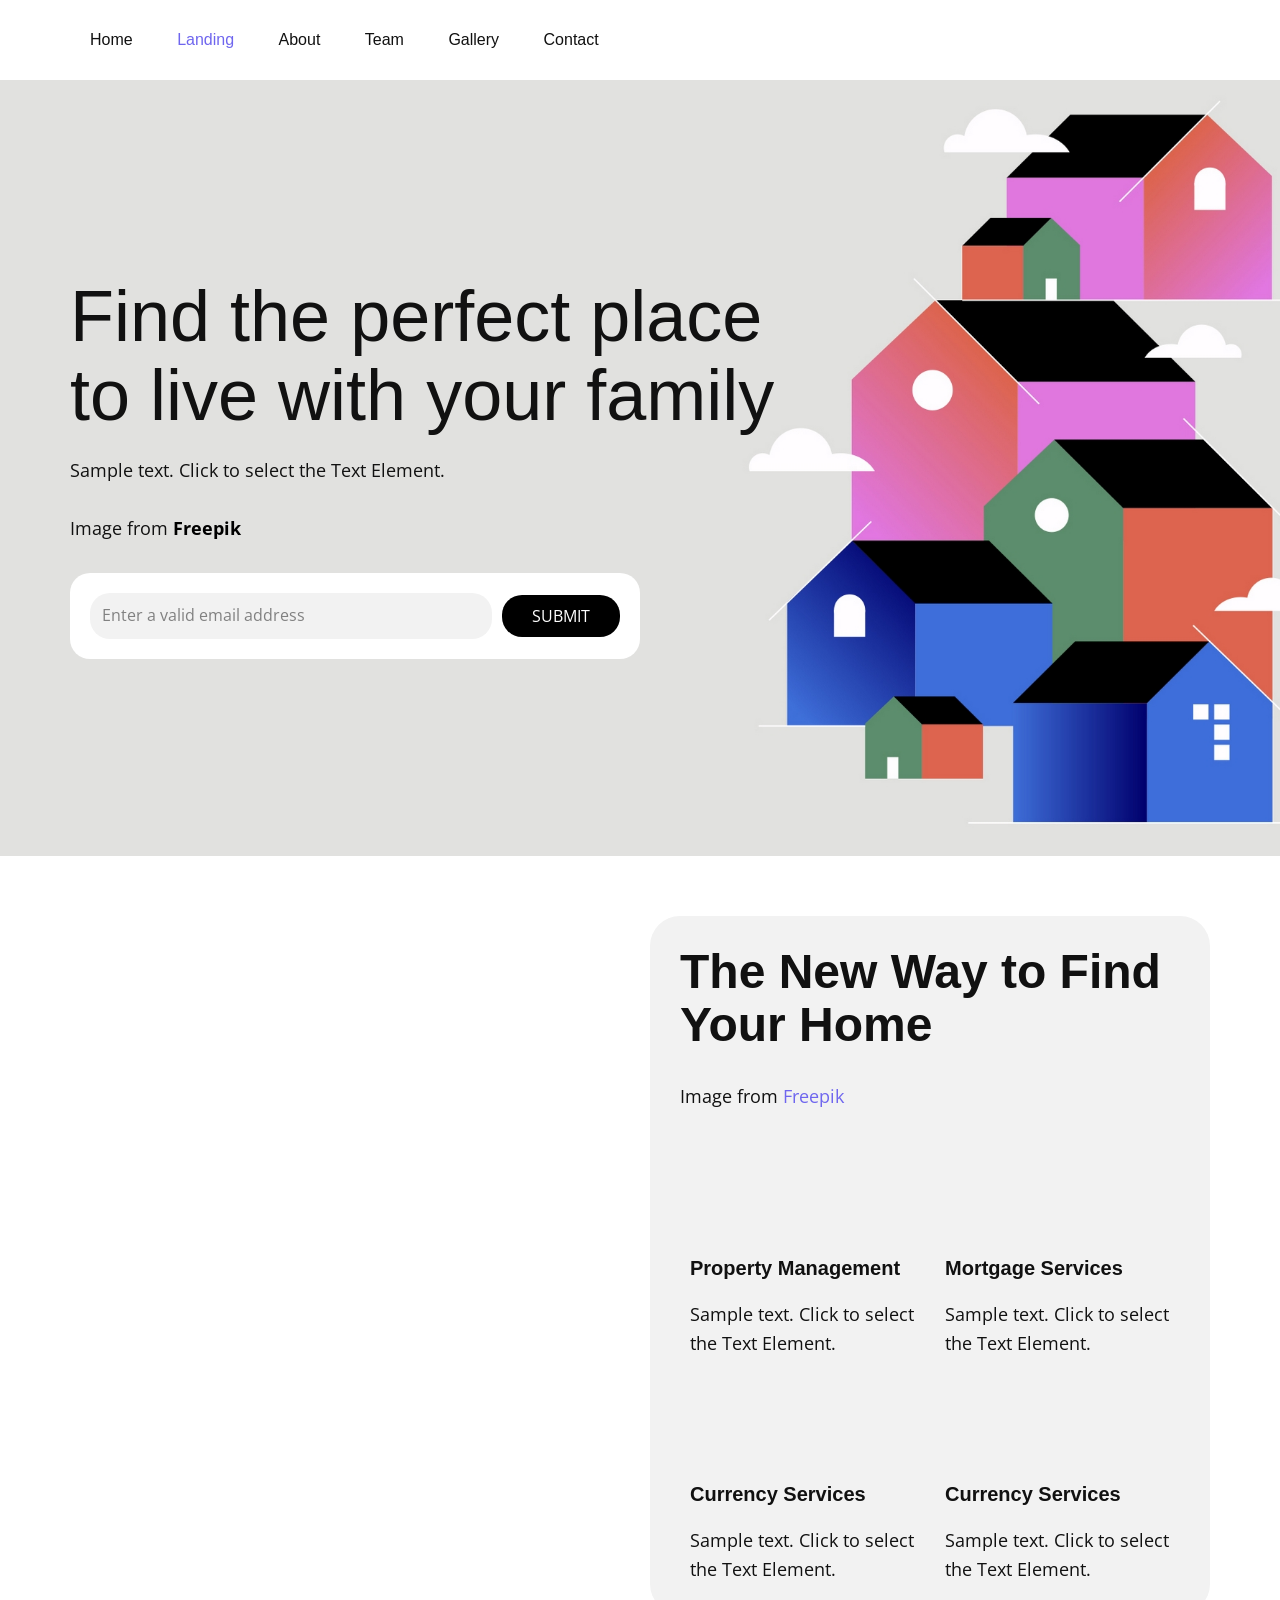
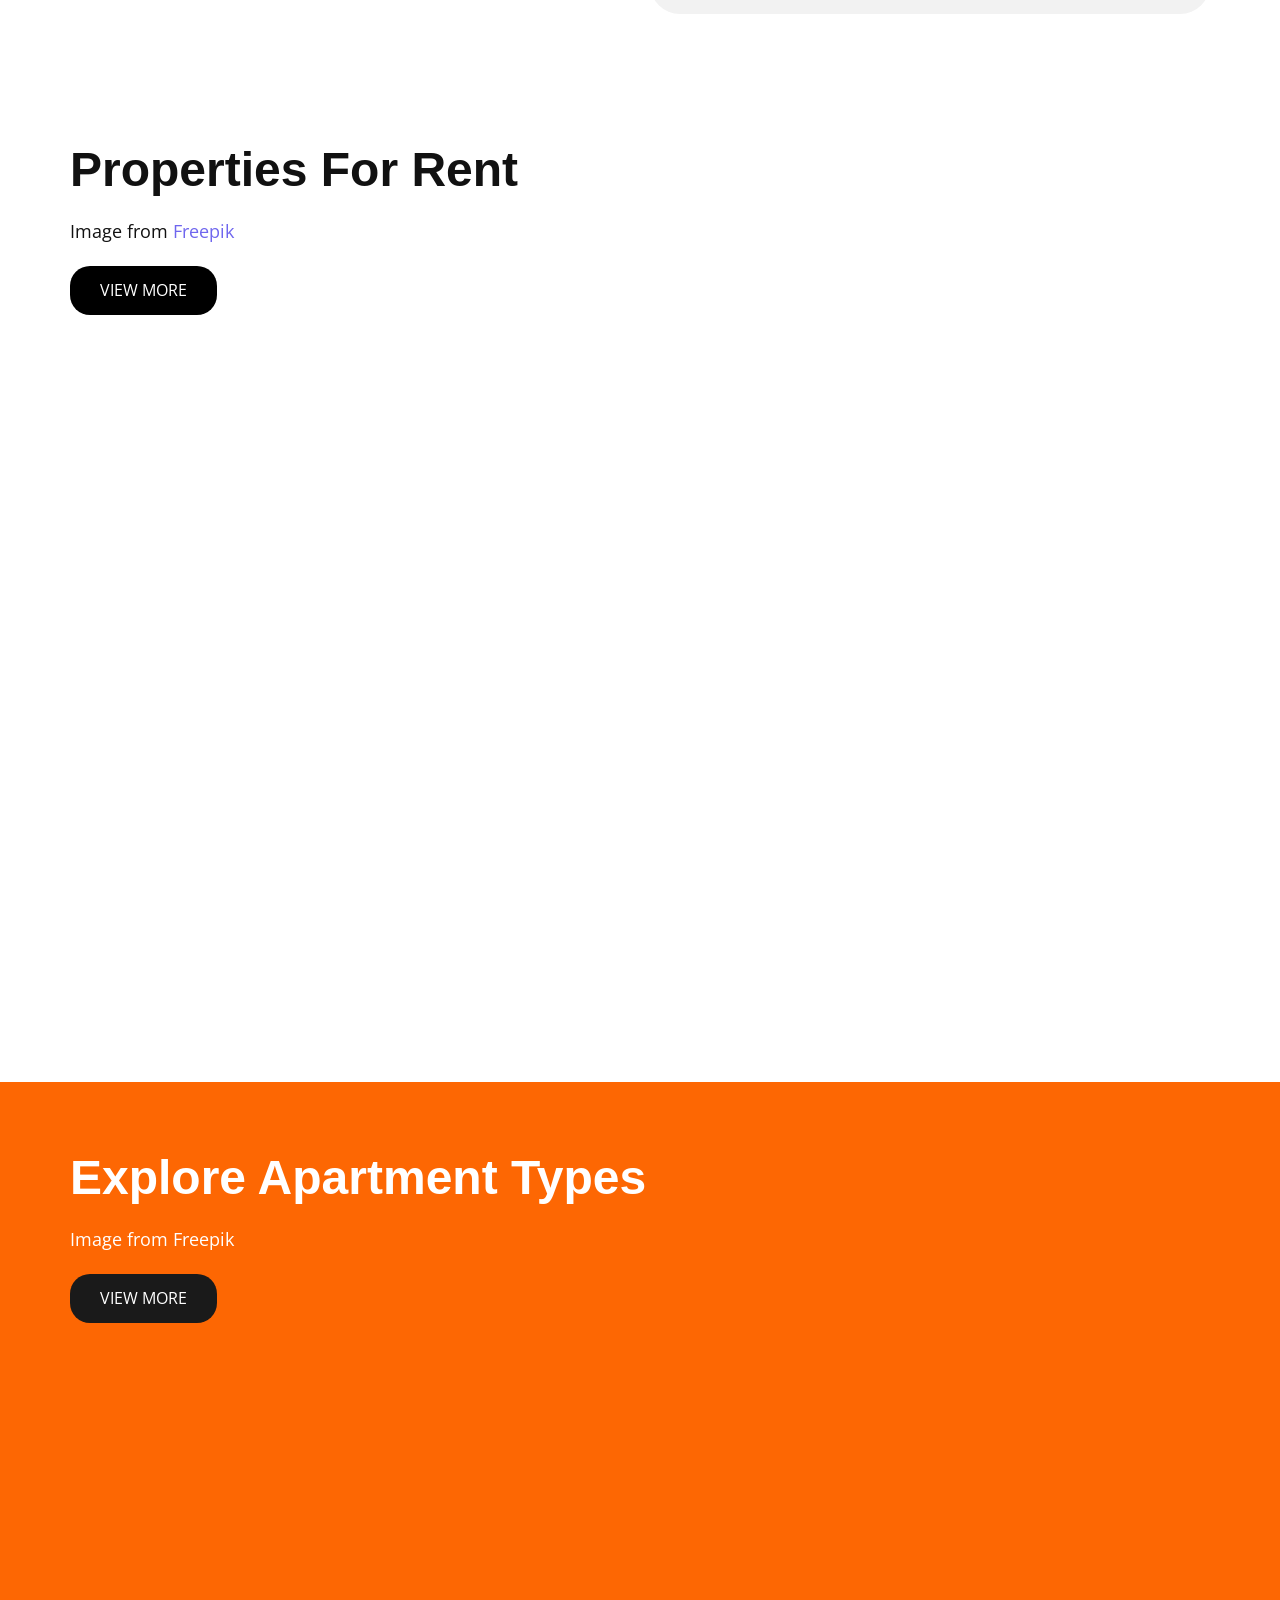
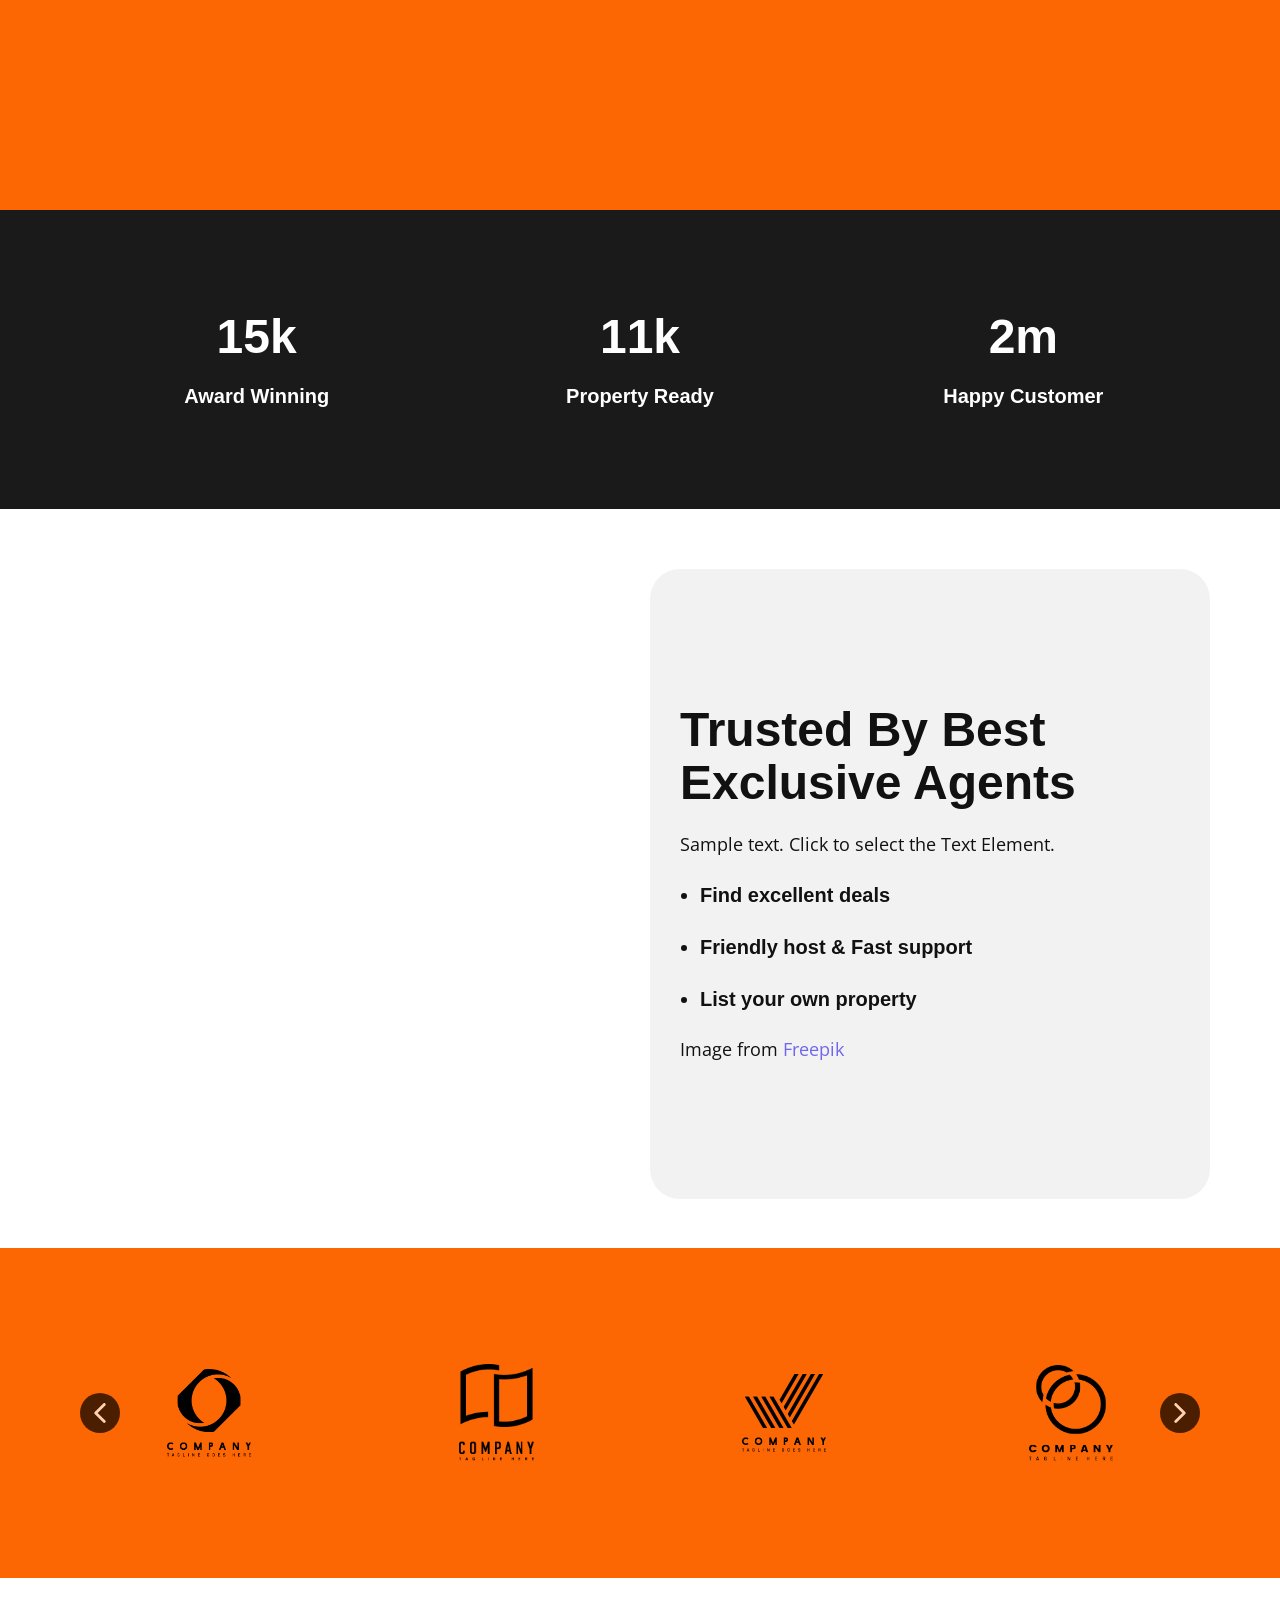
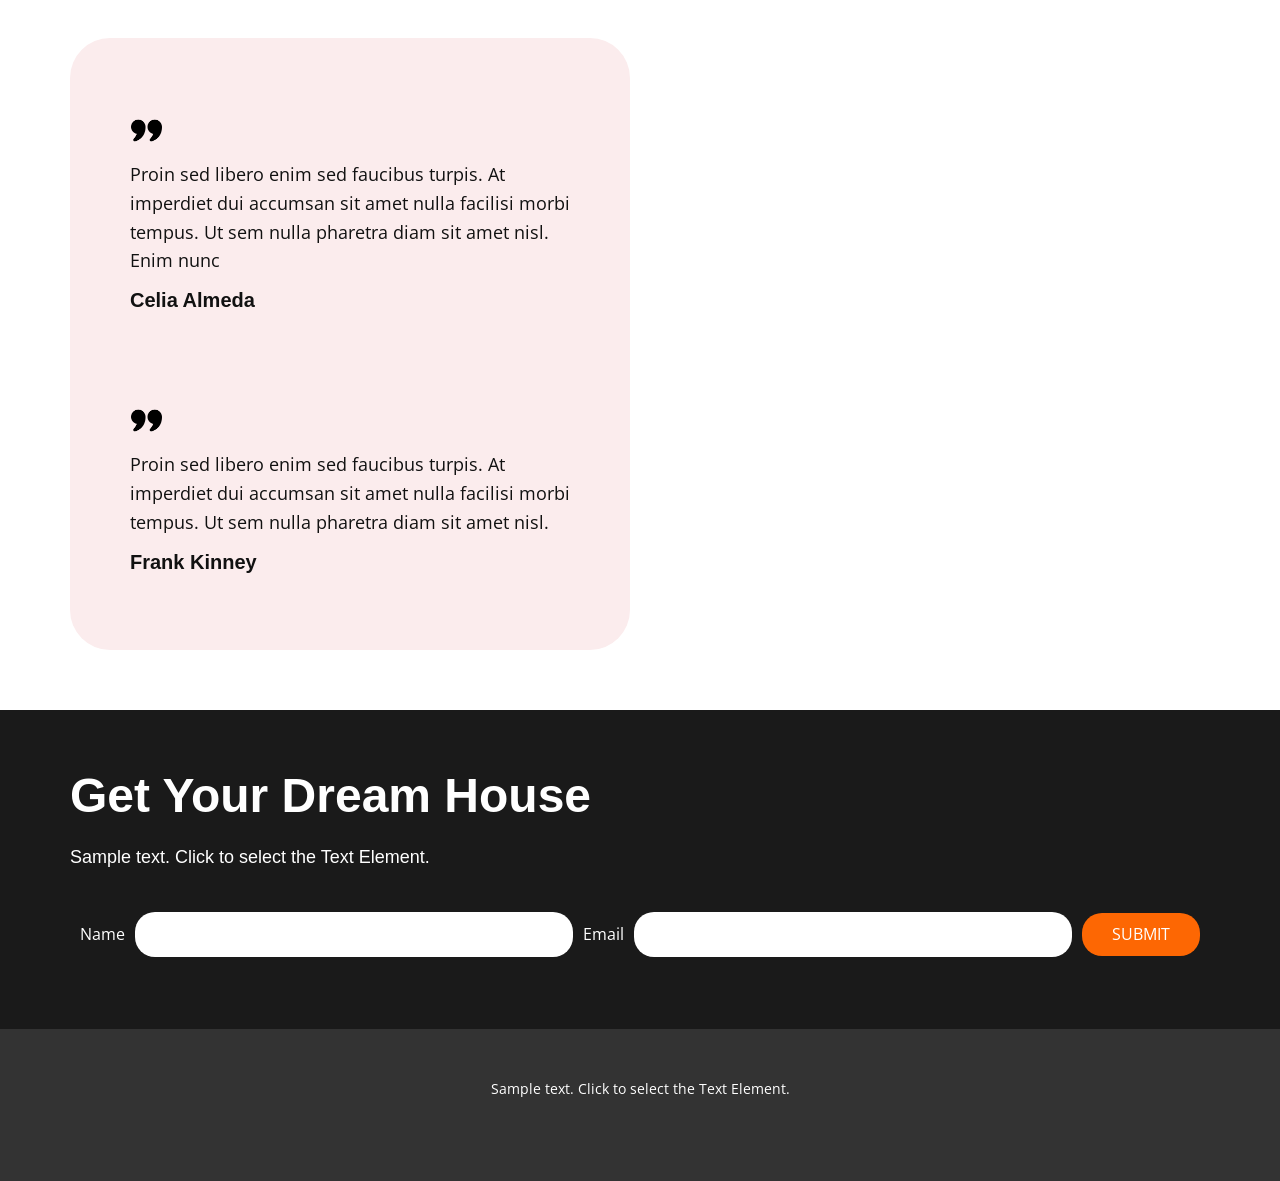
<file: Landing.html>
<!doctype html>
<html style="font-size: 16px" lang="en">
  <head>
    <meta name="viewport" content="width=device-width, initial-scale=1.0" />
    <meta charset="utf-8" />
    <meta
      name="keywords"
      content="​Find the perfect place to live with your family, ​The New Way to Find Your Home, ​Properties For Rent, ​​Explore Apartment Types, 20k, 14k, 2m, ​Trusted By Best Exclusive Agents, ​Get Your Dream House"
    />
    <meta name="description" content="" />
    <title>Landing</title>
    <link rel="stylesheet" href="nicepage.css" media="screen" />
    <link rel="stylesheet" href="Landing.css" media="screen" />
    <script
      class="u-script"
      type="text/javascript"
      src="jquery.js"
      defer=""
    ></script>
    <script
      class="u-script"
      type="text/javascript"
      src="nicepage.js"
      defer=""
    ></script>
    <meta name="generator" content="Nicepage 8.5.1, nicepage.com" />

    <link
      id="u-page-google-font"
      rel="stylesheet"
      href="https://fonts.googleapis.com/css2?display=swap&amp;family=Roboto:ital,wght@0,100;0,200;0,300;0,400;0,500;0,600;0,700;0,800;0,900;1,100;1,200;1,300;1,400;1,500;1,600;1,700;1,800;1,900&amp;family=Open+Sans:ital,wght@0,300;0,400;0,500;0,600;0,700;0,800;1,300;1,400;1,500;1,600;1,700;1,800"
    />
    <script type="application/ld+json">
      {
        "@context": "http://schema.org",
        "@type": "Organization",
        "name": ""
      }
    </script>
    <meta name="theme-color" content="#6f66ee" />
    <meta property="og:title" content="Landing" />
    <meta property="og:type" content="website" />
    <meta name="referrer" content="origin" />
    <meta data-intl-tel-input-cdn-path="intlTelInput/" />
  </head>
  <body
    data-path-to-root="./"
    data-include-products="false"
    class="u-body u-xl-mode"
    data-lang="en"
  >
    <header
      class="u-clearfix u-container-align-left u-header u-header"
      id="sec-6772"
    >
      <div class="u-clearfix u-sheet u-valign-middle u-sheet-1">
        <nav
          class="u-menu u-menu-one-level u-offcanvas u-menu-1"
          role="navigation"
          aria-label="Menu navigation"
        >
          <div
            class="menu-collapse u-custom-font u-font-ubuntu"
            style="font-size: 1rem; letter-spacing: 0px; font-weight: 700"
          >
            <a
              class="u-button-style u-custom-left-right-menu-spacing u-custom-padding-bottom u-custom-text-hover-color u-custom-top-bottom-menu-spacing u-hamburger-link u-nav-link u-text-active-palette-1-base u-text-hover-palette-2-base"
              href="#"
              tabindex="-1"
              aria-label="Open menu"
              aria-controls="7972"
            >
              <svg class="u-svg-link" viewBox="0 0 24 24">
                <use xlink:href="#menu-hamburger"></use>
              </svg>
              <svg
                class="u-svg-content"
                version="1.1"
                id="menu-hamburger"
                viewBox="0 0 16 16"
                x="0px"
                y="0px"
                xmlns:xlink="http://www.w3.org/1999/xlink"
                xmlns="http://www.w3.org/2000/svg"
              >
                <g>
                  <rect y="1" width="16" height="2"></rect>
                  <rect y="7" width="16" height="2"></rect>
                  <rect y="13" width="16" height="2"></rect>
                </g>
              </svg>
            </a>
          </div>
          <div class="u-custom-menu u-nav-container">
            <ul
              class="u-custom-font u-font-ubuntu u-nav u-unstyled u-nav-1"
              role="menubar"
            >
              <li class="u-nav-item" role="none">
                <a
                  class="u-button-style u-nav-link u-text-active-palette-1-base u-text-hover-palette-1-light-2 u-nav-link-2"
                  href="./index.html"
                  role="menuitem"
                  >Home</a
                >
              </li>
              <li class="u-nav-item" role="none">
                <a
                  class="u-button-style u-nav-link u-text-active-palette-1-base u-text-hover-palette-1-light-2 u-nav-link-2"
                  href="Landing.html"
                  role="menuitem"
                  >Landing</a
                >
              </li>
              <li class="u-nav-item" role="none">
                <a
                  class="u-button-style u-nav-link u-text-active-palette-1-base u-text-hover-palette-1-light-2 u-nav-link-2"
                  href="About.html"
                  role="menuitem"
                  >About</a
                >
              </li>
              <li class="u-nav-item" role="none">
                <a
                  class="u-button-style u-nav-link u-text-active-palette-1-base u-text-hover-palette-1-light-2 u-nav-link-2"
                  href="Team.html"
                  role="menuitem"
                  >Team</a
                >
              </li>
              <li class="u-nav-item" role="none">
                <a
                  class="u-button-style u-nav-link u-text-active-palette-1-base u-text-hover-palette-1-light-2 u-nav-link-2"
                  href="Gallery.html"
                  role="menuitem"
                  >Gallery</a
                >
              </li>
              <li class="u-nav-item" role="none">
                <a
                  class="u-button-style u-nav-link u-text-active-palette-1-base u-text-hover-palette-1-light-2 u-nav-link-2"
                  href="Contact.html"
                  role="menuitem"
                  >Contact</a
                >
              </li>
            </ul>
          </div>
          <div
            class="u-custom-menu u-nav-container-collapse"
            id="7972"
            role="region"
            aria-label="Menu panel"
          >
            <div
              class="u-black u-container-style u-inner-container-layout u-opacity u-opacity-95 u-sidenav"
            >
              <div class="u-inner-container-layout u-sidenav-overflow">
                <div
                  class="u-menu-close"
                  tabindex="-1"
                  aria-label="Close menu"
                ></div>
                <ul
                  class="u-align-center u-nav u-popupmenu-items u-unstyled u-nav-2"
                >
                  <li class="u-nav-item">
                    <a class="u-button-style u-nav-link" href="./index.html"
                      >Home</a
                    >
                  </li>
                  <li class="u-nav-item">
                    <a class="u-button-style u-nav-link" href="Landing.html"
                      >Landing</a
                    >
                  </li>
                  <li class="u-nav-item">
                    <a class="u-button-style u-nav-link" href="About.html"
                      >About</a
                    >
                  </li>
                  <li class="u-nav-item">
                    <a class="u-button-style u-nav-link" href="Team.html"
                      >Team</a
                    >
                  </li>
                  <li class="u-nav-item">
                    <a class="u-button-style u-nav-link" href="Gallery.html"
                      >Gallery</a
                    >
                  </li>
                  <li class="u-nav-item">
                    <a class="u-button-style u-nav-link" href="Contact.html"
                      >Contact</a
                    >
                  </li>
                </ul>
              </div>
            </div>
            <div class="u-black u-menu-overlay u-opacity u-opacity-70"></div>
          </div>
        </nav>
      </div>
    </header>
    <section
      class="u-clearfix u-container-align-left-lg u-container-align-left-xl u-image u-section-1"
      data-image-width="2000"
      data-image-height="1125"
      id="block-1"
    >
      <div
        class="u-clearfix u-sheet u-valign-middle-lg u-valign-middle-xl u-sheet-1"
      >
        <h1 class="u-align-left u-text u-text-1">
          Find the perfect place to live with your family
        </h1>
        <p class="u-align-left u-text u-text-default u-text-2">
          Sample text. Click to select the Text Element.
        </p>
        <p class="u-align-left u-text u-text-default u-text-3">
          Image from
          <a
            href="https://freepik.com"
            class="u-active-none u-border-none u-btn u-button-link u-button-style u-hover-none u-none u-text-black u-btn-1"
            >Freepik</a
          >
        </p>
        <div class="u-form u-radius-20 u-white u-form-1">
          <form
            action="https://service.nicepagesrv.com/form/v4/form-process"
            class="u-clearfix u-form-horizontal u-form-spacing-10 u-inner-form"
            source="email"
            name="form"
            style="padding: 20px"
          >
            <div class="u-form-email u-form-group u-label-none">
              <label for="email-3a86" class="u-label">Email</label>
              <input
                type="email"
                placeholder="Enter a valid email address"
                id="email-3a86"
                name="email"
                class="u-border-none u-grey-5 u-input u-input-rectangle u-radius-20"
                required=""
              />
            </div>
            <div class="u-align-left u-form-group u-form-submit u-label-none">
              <a
                href="#"
                class="u-black u-border-none u-btn u-btn-submit u-button-style u-btn-2"
                >Submit</a
              >
              <input
                type="submit"
                value="submit"
                class="u-form-control-hidden"
              />
            </div>
            <div class="u-form-send-message u-form-send-success">
              Thank you! Your message has been sent.
            </div>
            <div class="u-form-send-error u-form-send-message">
              Unable to send your message. Please fix errors then try again.
            </div>
            <input type="hidden" value="" name="recaptchaResponse" />
            <input type="hidden" name="formServices" value="" />
          </form>
        </div>
      </div>
    </section>
    <section class="u-clearfix u-section-2" id="block-2">
      <div
        class="u-clearfix u-sheet u-valign-middle-lg u-valign-middle-md u-valign-middle-xl u-sheet-1"
      >
        <div
          class="u-clearfix u-expanded-width u-gutter-20 u-layout-wrap u-layout-wrap-1"
        >
          <div class="u-layout">
            <div class="u-layout-row">
              <div
                class="u-container-style u-layout-cell u-shape-rectangle u-size-30 u-layout-cell-1"
                data-animation-name="customAnimationIn"
                data-animation-duration="2000"
              >
                <div
                  class="u-container-layout u-valign-middle-lg u-valign-middle-md u-valign-top-sm u-valign-top-xs u-container-layout-1"
                >
                  <img
                    class="u-expanded-width u-image u-image-contain u-image-1"
                    src="images/33508611_80468163.png"
                    data-image-width="936"
                    data-image-height="871"
                  />
                </div>
              </div>
              <div
                class="u-container-align-left-lg u-container-align-left-md u-container-align-left-xl u-container-style u-grey-5 u-layout-cell u-radius-40 u-shape-round u-size-30 u-layout-cell-2"
              >
                <div
                  class="u-container-layout u-valign-bottom-lg u-valign-bottom-md u-valign-bottom-xl u-container-layout-2"
                >
                  <h2
                    class="u-align-left u-text u-text-default-lg u-text-default-md u-text-default-xl u-text-1"
                  >
                    The New Way to Find Your Home
                  </h2>
                  <p class="u-align-left u-text u-text-default u-text-2">
                    Image from
                    <a
                      href="https://freepik.com"
                      class="u-active-none u-border-none u-btn u-button-link u-button-style u-hover-none u-none u-text-palette-1-base u-btn-1"
                      >Freepik</a
                    >
                  </p>
                  <div class="u-expanded-width u-list u-list-1">
                    <div class="u-repeater u-repeater-1">
                      <div
                        class="u-container-align-left-lg u-container-align-left-xl u-container-align-left-xs u-container-style u-list-item u-repeater-item u-list-item-1"
                      >
                        <div
                          class="u-container-layout u-similar-container u-valign-top-sm u-valign-top-xs u-container-layout-3"
                        >
                          <span
                            class="u-align-left u-icon u-icon-circle u-palette-3-base u-text-white u-icon-1"
                            data-animation-name="customAnimationIn"
                            data-animation-duration="2000"
                            ><svg
                              class="u-svg-link"
                              preserveAspectRatio="xMidYMin slice"
                              viewBox="0 0 54 54"
                              style=""
                            >
                              <use xlink:href="#svg-da1d"></use></svg
                            ><svg
                              class="u-svg-content"
                              viewBox="0 0 54 54"
                              x="0px"
                              y="0px"
                              id="svg-da1d"
                              style="enable-background: new 0 0 54 54"
                            >
                              <g>
                                <path
                                  d="M27,8c-9.374,0-17,7.626-17,17c0,7.112,4.391,13.412,11,15.9V50c0,0.553,0.447,1,1,1h1v2c0,0.553,0.447,1,1,1h6
		c0.553,0,1-0.447,1-1v-2h1c0.553,0,1-0.447,1-1v-9.1c6.609-2.488,11-8.788,11-15.9C44,15.626,36.374,8,27,8z M30,49
		c-0.553,0-1,0.447-1,1v2h-4v-2c0-0.553-0.447-1-1-1h-1v-5h8v5H30z M31.688,39.242C31.277,39.377,31,39.761,31,40.192V42h-8v-1.808
		c0-0.432-0.277-0.815-0.688-0.95C16.145,37.214,12,31.49,12,25c0-8.271,6.729-15,15-15s15,6.729,15,15
		C42,31.49,37.855,37.214,31.688,39.242z"
                                ></path>
                                <path
                                  d="M27,6c0.553,0,1-0.447,1-1V1c0-0.553-0.447-1-1-1s-1,0.447-1,1v4C26,5.553,26.447,6,27,6z"
                                ></path>
                                <path
                                  d="M51,24h-4c-0.553,0-1,0.447-1,1s0.447,1,1,1h4c0.553,0,1-0.447,1-1S51.553,24,51,24z"
                                ></path>
                                <path
                                  d="M7,24H3c-0.553,0-1,0.447-1,1s0.447,1,1,1h4c0.553,0,1-0.447,1-1S7.553,24,7,24z"
                                ></path>
                                <path
                                  d="M43.264,7.322l-2.828,2.828c-0.391,0.391-0.391,1.023,0,1.414c0.195,0.195,0.451,0.293,0.707,0.293
		s0.512-0.098,0.707-0.293l2.828-2.828c0.391-0.391,0.391-1.023,0-1.414S43.654,6.932,43.264,7.322z"
                                ></path>
                                <path
                                  d="M12.15,38.436l-2.828,2.828c-0.391,0.391-0.391,1.023,0,1.414c0.195,0.195,0.451,0.293,0.707,0.293
		s0.512-0.098,0.707-0.293l2.828-2.828c0.391-0.391,0.391-1.023,0-1.414S12.541,38.045,12.15,38.436z"
                                ></path>
                                <path
                                  d="M41.85,38.436c-0.391-0.391-1.023-0.391-1.414,0s-0.391,1.023,0,1.414l2.828,2.828c0.195,0.195,0.451,0.293,0.707,0.293
		s0.512-0.098,0.707-0.293c0.391-0.391,0.391-1.023,0-1.414L41.85,38.436z"
                                ></path>
                                <path
                                  d="M12.15,11.564c0.195,0.195,0.451,0.293,0.707,0.293s0.512-0.098,0.707-0.293c0.391-0.391,0.391-1.023,0-1.414l-2.828-2.828
		c-0.391-0.391-1.023-0.391-1.414,0s-0.391,1.023,0,1.414L12.15,11.564z"
                                ></path>
                                <path
                                  d="M27,13c-6.617,0-12,5.383-12,12c0,0.553,0.447,1,1,1s1-0.447,1-1c0-5.514,4.486-10,10-10c0.553,0,1-0.447,1-1
		S27.553,13,27,13z"
                                ></path>
                              </g></svg
                          ></span>
                          <h5
                            class="u-align-left u-text u-text-default-lg u-text-default-xl u-text-3"
                          >
                            Property Management
                          </h5>
                          <p
                            class="u-align-left u-text u-text-default-lg u-text-default-md u-text-default-xl u-text-4"
                          >
                            Sample text. Click to select the Text Element.
                          </p>
                        </div>
                      </div>
                      <div
                        class="u-container-align-left-xs u-container-style u-list-item u-repeater-item u-list-item-2"
                      >
                        <div
                          class="u-container-layout u-similar-container u-valign-top-sm u-valign-top-xs u-container-layout-4"
                        >
                          <span
                            class="u-align-left u-icon u-icon-circle u-palette-3-base u-text-white u-icon-2"
                            data-animation-name="customAnimationIn"
                            data-animation-duration="2000"
                            ><svg
                              class="u-svg-link"
                              preserveAspectRatio="xMidYMin slice"
                              viewBox="0 0 54 54"
                              style=""
                            >
                              <use xlink:href="#svg-3d64"></use></svg
                            ><svg
                              class="u-svg-content"
                              viewBox="0 0 54 54"
                              x="0px"
                              y="0px"
                              id="svg-3d64"
                              style="enable-background: new 0 0 54 54"
                            >
                              <g>
                                <path
                                  d="M51.22,21h-5.052c-0.812,0-1.481-0.447-1.792-1.197s-0.153-1.54,0.42-2.114l3.572-3.571
		c0.525-0.525,0.814-1.224,0.814-1.966c0-0.743-0.289-1.441-0.814-1.967l-4.553-4.553c-1.05-1.05-2.881-1.052-3.933,0l-3.571,3.571
		c-0.574,0.573-1.366,0.733-2.114,0.421C33.447,9.313,33,8.644,33,7.832V2.78C33,1.247,31.753,0,30.22,0H23.78
		C22.247,0,21,1.247,21,2.78v5.052c0,0.812-0.447,1.481-1.197,1.792c-0.748,0.313-1.54,0.152-2.114-0.421l-3.571-3.571
		c-1.052-1.052-2.883-1.05-3.933,0l-4.553,4.553c-0.525,0.525-0.814,1.224-0.814,1.967c0,0.742,0.289,1.44,0.814,1.966l3.572,3.571
		c0.573,0.574,0.73,1.364,0.42,2.114S8.644,21,7.832,21H2.78C1.247,21,0,22.247,0,23.78v6.439C0,31.753,1.247,33,2.78,33h5.052
		c0.812,0,1.481,0.447,1.792,1.197s0.153,1.54-0.42,2.114l-3.572,3.571c-0.525,0.525-0.814,1.224-0.814,1.966
		c0,0.743,0.289,1.441,0.814,1.967l4.553,4.553c1.051,1.051,2.881,1.053,3.933,0l3.571-3.572c0.574-0.573,1.363-0.731,2.114-0.42
		c0.75,0.311,1.197,0.98,1.197,1.792v5.052c0,1.533,1.247,2.78,2.78,2.78h6.439c1.533,0,2.78-1.247,2.78-2.78v-5.052
		c0-0.812,0.447-1.481,1.197-1.792c0.751-0.312,1.54-0.153,2.114,0.42l3.571,3.572c1.052,1.052,2.883,1.05,3.933,0l4.553-4.553
		c0.525-0.525,0.814-1.224,0.814-1.967c0-0.742-0.289-1.44-0.814-1.966l-3.572-3.571c-0.573-0.574-0.73-1.364-0.42-2.114
		S45.356,33,46.168,33h5.052c1.533,0,2.78-1.247,2.78-2.78V23.78C54,22.247,52.753,21,51.22,21z M52,30.22
		C52,30.65,51.65,31,51.22,31h-5.052c-1.624,0-3.019,0.932-3.64,2.432c-0.622,1.5-0.295,3.146,0.854,4.294l3.572,3.571
		c0.305,0.305,0.305,0.8,0,1.104l-4.553,4.553c-0.304,0.304-0.799,0.306-1.104,0l-3.571-3.572c-1.149-1.149-2.794-1.474-4.294-0.854
		c-1.5,0.621-2.432,2.016-2.432,3.64v5.052C31,51.65,30.65,52,30.22,52H23.78C23.35,52,23,51.65,23,51.22v-5.052
		c0-1.624-0.932-3.019-2.432-3.64c-0.503-0.209-1.021-0.311-1.533-0.311c-1.014,0-1.997,0.4-2.761,1.164l-3.571,3.572
		c-0.306,0.306-0.801,0.304-1.104,0l-4.553-4.553c-0.305-0.305-0.305-0.8,0-1.104l3.572-3.571c1.148-1.148,1.476-2.794,0.854-4.294
		C10.851,31.932,9.456,31,7.832,31H2.78C2.35,31,2,30.65,2,30.22V23.78C2,23.35,2.35,23,2.78,23h5.052
		c1.624,0,3.019-0.932,3.64-2.432c0.622-1.5,0.295-3.146-0.854-4.294l-3.572-3.571c-0.305-0.305-0.305-0.8,0-1.104l4.553-4.553
		c0.304-0.305,0.799-0.305,1.104,0l3.571,3.571c1.147,1.147,2.792,1.476,4.294,0.854C22.068,10.851,23,9.456,23,7.832V2.78
		C23,2.35,23.35,2,23.78,2h6.439C30.65,2,31,2.35,31,2.78v5.052c0,1.624,0.932,3.019,2.432,3.64
		c1.502,0.622,3.146,0.294,4.294-0.854l3.571-3.571c0.306-0.305,0.801-0.305,1.104,0l4.553,4.553c0.305,0.305,0.305,0.8,0,1.104
		l-3.572,3.571c-1.148,1.148-1.476,2.794-0.854,4.294c0.621,1.5,2.016,2.432,3.64,2.432h5.052C51.65,23,52,23.35,52,23.78V30.22z"
                                ></path>
                                <path
                                  d="M27,18c-4.963,0-9,4.037-9,9s4.037,9,9,9s9-4.037,9-9S31.963,18,27,18z M27,34c-3.859,0-7-3.141-7-7s3.141-7,7-7
		s7,3.141,7,7S30.859,34,27,34z"
                                ></path>
                              </g></svg
                          ></span>
                          <h5
                            class="u-align-left u-text u-text-default-lg u-text-default-xl u-text-5"
                          >
                            Mortgage Services
                          </h5>
                          <p
                            class="u-align-left u-text u-text-default-lg u-text-default-md u-text-default-xl u-text-6"
                          >
                            Sample text. Click to select the Text Element.
                          </p>
                        </div>
                      </div>
                      <div
                        class="u-container-align-left u-container-style u-list-item u-repeater-item u-list-item-3"
                      >
                        <div
                          class="u-container-layout u-similar-container u-valign-top-sm u-valign-top-xs u-container-layout-5"
                        >
                          <span
                            class="u-align-left u-icon u-icon-circle u-palette-3-base u-text-white u-icon-3"
                            data-animation-name="customAnimationIn"
                            data-animation-duration="2000"
                            ><svg
                              class="u-svg-link"
                              preserveAspectRatio="xMidYMin slice"
                              viewBox="0 0 60 60"
                              style=""
                            >
                              <use xlink:href="#svg-13e3"></use></svg
                            ><svg
                              class="u-svg-content"
                              viewBox="0 0 60 60"
                              x="0px"
                              y="0px"
                              id="svg-13e3"
                              style="enable-background: new 0 0 60 60"
                            >
                              <path
                                d="M55.014,45.389l-9.553-4.776C44.56,40.162,44,39.256,44,38.248v-3.381c0.229-0.28,0.47-0.599,0.719-0.951
	c1.239-1.75,2.232-3.698,2.954-5.799C49.084,27.47,50,26.075,50,24.5v-4c0-0.963-0.36-1.896-1-2.625v-5.319
	c0.056-0.55,0.276-3.824-2.092-6.525C44.854,3.688,41.521,2.5,37,2.5s-7.854,1.188-9.908,3.53c-1.435,1.637-1.918,3.481-2.064,4.805
	C23.314,9.949,21.294,9.5,19,9.5c-10.389,0-10.994,8.855-11,9v4.579c-0.648,0.706-1,1.521-1,2.33v3.454
	c0,1.079,0.483,2.085,1.311,2.765c0.825,3.11,2.854,5.46,3.644,6.285v2.743c0,0.787-0.428,1.509-1.171,1.915l-6.653,4.173
	C1.583,48.134,0,50.801,0,53.703V57.5h14h2h44v-4.043C60,50.019,58.089,46.927,55.014,45.389z M14,53.262V55.5H2v-1.797
	c0-2.17,1.184-4.164,3.141-5.233l6.652-4.173c1.333-0.727,2.161-2.121,2.161-3.641v-3.591l-0.318-0.297
	c-0.026-0.024-2.683-2.534-3.468-5.955l-0.091-0.396l-0.342-0.22C9.275,29.899,9,29.4,9,28.863v-3.454
	c0-0.36,0.245-0.788,0.671-1.174L10,23.938l-0.002-5.38C10.016,18.271,10.537,11.5,19,11.5c2.393,0,4.408,0.553,6,1.644v4.731
	c-0.64,0.729-1,1.662-1,2.625v4c0,0.304,0.035,0.603,0.101,0.893c0.027,0.116,0.081,0.222,0.118,0.334
	c0.055,0.168,0.099,0.341,0.176,0.5c0.001,0.002,0.002,0.003,0.003,0.005c0.256,0.528,0.629,1,1.099,1.377
	c0.005,0.019,0.011,0.036,0.016,0.054c0.06,0.229,0.123,0.457,0.191,0.68l0.081,0.261c0.014,0.046,0.031,0.093,0.046,0.139
	c0.035,0.108,0.069,0.215,0.105,0.321c0.06,0.175,0.123,0.356,0.196,0.553c0.031,0.082,0.065,0.156,0.097,0.237
	c0.082,0.209,0.164,0.411,0.25,0.611c0.021,0.048,0.039,0.1,0.06,0.147l0.056,0.126c0.026,0.058,0.053,0.11,0.079,0.167
	c0.098,0.214,0.194,0.421,0.294,0.621c0.016,0.032,0.031,0.067,0.047,0.099c0.063,0.125,0.126,0.243,0.189,0.363
	c0.108,0.206,0.214,0.4,0.32,0.588c0.052,0.092,0.103,0.182,0.154,0.269c0.144,0.246,0.281,0.472,0.414,0.682
	c0.029,0.045,0.057,0.092,0.085,0.135c0.242,0.375,0.452,0.679,0.626,0.916c0.046,0.063,0.086,0.117,0.125,0.17
	c0.022,0.029,0.052,0.071,0.071,0.097v3.309c0,0.968-0.528,1.856-1.377,2.32l-2.646,1.443l-0.461-0.041l-0.188,0.395l-5.626,3.069
	C15.801,46.924,14,49.958,14,53.262z M58,55.5H16v-2.238c0-2.571,1.402-4.934,3.659-6.164l8.921-4.866
	C30.073,41.417,31,39.854,31,38.155v-4.018v-0.001l-0.194-0.232l-0.038-0.045c-0.002-0.003-0.064-0.078-0.165-0.21
	c-0.006-0.008-0.012-0.016-0.019-0.024c-0.053-0.069-0.115-0.152-0.186-0.251c-0.001-0.002-0.002-0.003-0.003-0.005
	c-0.149-0.207-0.336-0.476-0.544-0.8c-0.005-0.007-0.009-0.015-0.014-0.022c-0.098-0.153-0.202-0.32-0.308-0.497
	c-0.008-0.013-0.016-0.026-0.024-0.04c-0.226-0.379-0.466-0.808-0.705-1.283c0,0-0.001-0.001-0.001-0.002
	c-0.127-0.255-0.254-0.523-0.378-0.802l0,0c-0.017-0.039-0.035-0.077-0.052-0.116h0c-0.055-0.125-0.11-0.256-0.166-0.391
	c-0.02-0.049-0.04-0.1-0.06-0.15c-0.052-0.131-0.105-0.263-0.161-0.414c-0.102-0.272-0.198-0.556-0.29-0.849l-0.055-0.178
	c-0.006-0.02-0.013-0.04-0.019-0.061c-0.094-0.316-0.184-0.639-0.26-0.971l-0.091-0.396l-0.341-0.22
	C26.346,25.803,26,25.176,26,24.5v-4c0-0.561,0.238-1.084,0.67-1.475L27,18.728V12.5v-0.354l-0.027-0.021
	c-0.034-0.722,0.009-2.935,1.623-4.776C30.253,5.458,33.081,4.5,37,4.5c3.905,0,6.727,0.951,8.386,2.828
	c1.947,2.201,1.625,5.017,1.623,5.041L47,18.728l0.33,0.298C47.762,19.416,48,19.939,48,20.5v4c0,0.873-0.572,1.637-1.422,1.899
	l-0.498,0.153l-0.16,0.495c-0.669,2.081-1.622,4.003-2.834,5.713c-0.297,0.421-0.586,0.794-0.837,1.079L42,34.123v4.125
	c0,1.77,0.983,3.361,2.566,4.153l9.553,4.776C56.513,48.374,58,50.78,58,53.457V55.5z"
                              ></path></svg
                          ></span>
                          <h5
                            class="u-align-left u-text u-text-default-lg u-text-default-xl u-text-7"
                          >
                            Currency Services
                          </h5>
                          <p
                            class="u-align-left u-text u-text-default-lg u-text-default-md u-text-default-xl u-text-8"
                          >
                            Sample text. Click to select the Text Element.
                          </p>
                        </div>
                      </div>
                      <div
                        class="u-container-align-left u-container-style u-list-item u-repeater-item u-list-item-4"
                      >
                        <div
                          class="u-container-layout u-similar-container u-valign-top-sm u-valign-top-xs u-container-layout-6"
                        >
                          <span
                            class="u-align-left u-icon u-icon-circle u-palette-3-base u-text-white u-icon-4"
                            data-animation-name="customAnimationIn"
                            data-animation-duration="2000"
                            ><svg
                              class="u-svg-link"
                              preserveAspectRatio="xMidYMin slice"
                              viewBox="0 0 60 60"
                              style=""
                            >
                              <use xlink:href="#svg-13e3"></use></svg
                            ><svg
                              class="u-svg-content"
                              viewBox="0 0 60 60"
                              x="0px"
                              y="0px"
                              id="svg-13e3"
                              style="enable-background: new 0 0 60 60"
                            >
                              <path
                                d="M55.014,45.389l-9.553-4.776C44.56,40.162,44,39.256,44,38.248v-3.381c0.229-0.28,0.47-0.599,0.719-0.951
	c1.239-1.75,2.232-3.698,2.954-5.799C49.084,27.47,50,26.075,50,24.5v-4c0-0.963-0.36-1.896-1-2.625v-5.319
	c0.056-0.55,0.276-3.824-2.092-6.525C44.854,3.688,41.521,2.5,37,2.5s-7.854,1.188-9.908,3.53c-1.435,1.637-1.918,3.481-2.064,4.805
	C23.314,9.949,21.294,9.5,19,9.5c-10.389,0-10.994,8.855-11,9v4.579c-0.648,0.706-1,1.521-1,2.33v3.454
	c0,1.079,0.483,2.085,1.311,2.765c0.825,3.11,2.854,5.46,3.644,6.285v2.743c0,0.787-0.428,1.509-1.171,1.915l-6.653,4.173
	C1.583,48.134,0,50.801,0,53.703V57.5h14h2h44v-4.043C60,50.019,58.089,46.927,55.014,45.389z M14,53.262V55.5H2v-1.797
	c0-2.17,1.184-4.164,3.141-5.233l6.652-4.173c1.333-0.727,2.161-2.121,2.161-3.641v-3.591l-0.318-0.297
	c-0.026-0.024-2.683-2.534-3.468-5.955l-0.091-0.396l-0.342-0.22C9.275,29.899,9,29.4,9,28.863v-3.454
	c0-0.36,0.245-0.788,0.671-1.174L10,23.938l-0.002-5.38C10.016,18.271,10.537,11.5,19,11.5c2.393,0,4.408,0.553,6,1.644v4.731
	c-0.64,0.729-1,1.662-1,2.625v4c0,0.304,0.035,0.603,0.101,0.893c0.027,0.116,0.081,0.222,0.118,0.334
	c0.055,0.168,0.099,0.341,0.176,0.5c0.001,0.002,0.002,0.003,0.003,0.005c0.256,0.528,0.629,1,1.099,1.377
	c0.005,0.019,0.011,0.036,0.016,0.054c0.06,0.229,0.123,0.457,0.191,0.68l0.081,0.261c0.014,0.046,0.031,0.093,0.046,0.139
	c0.035,0.108,0.069,0.215,0.105,0.321c0.06,0.175,0.123,0.356,0.196,0.553c0.031,0.082,0.065,0.156,0.097,0.237
	c0.082,0.209,0.164,0.411,0.25,0.611c0.021,0.048,0.039,0.1,0.06,0.147l0.056,0.126c0.026,0.058,0.053,0.11,0.079,0.167
	c0.098,0.214,0.194,0.421,0.294,0.621c0.016,0.032,0.031,0.067,0.047,0.099c0.063,0.125,0.126,0.243,0.189,0.363
	c0.108,0.206,0.214,0.4,0.32,0.588c0.052,0.092,0.103,0.182,0.154,0.269c0.144,0.246,0.281,0.472,0.414,0.682
	c0.029,0.045,0.057,0.092,0.085,0.135c0.242,0.375,0.452,0.679,0.626,0.916c0.046,0.063,0.086,0.117,0.125,0.17
	c0.022,0.029,0.052,0.071,0.071,0.097v3.309c0,0.968-0.528,1.856-1.377,2.32l-2.646,1.443l-0.461-0.041l-0.188,0.395l-5.626,3.069
	C15.801,46.924,14,49.958,14,53.262z M58,55.5H16v-2.238c0-2.571,1.402-4.934,3.659-6.164l8.921-4.866
	C30.073,41.417,31,39.854,31,38.155v-4.018v-0.001l-0.194-0.232l-0.038-0.045c-0.002-0.003-0.064-0.078-0.165-0.21
	c-0.006-0.008-0.012-0.016-0.019-0.024c-0.053-0.069-0.115-0.152-0.186-0.251c-0.001-0.002-0.002-0.003-0.003-0.005
	c-0.149-0.207-0.336-0.476-0.544-0.8c-0.005-0.007-0.009-0.015-0.014-0.022c-0.098-0.153-0.202-0.32-0.308-0.497
	c-0.008-0.013-0.016-0.026-0.024-0.04c-0.226-0.379-0.466-0.808-0.705-1.283c0,0-0.001-0.001-0.001-0.002
	c-0.127-0.255-0.254-0.523-0.378-0.802l0,0c-0.017-0.039-0.035-0.077-0.052-0.116h0c-0.055-0.125-0.11-0.256-0.166-0.391
	c-0.02-0.049-0.04-0.1-0.06-0.15c-0.052-0.131-0.105-0.263-0.161-0.414c-0.102-0.272-0.198-0.556-0.29-0.849l-0.055-0.178
	c-0.006-0.02-0.013-0.04-0.019-0.061c-0.094-0.316-0.184-0.639-0.26-0.971l-0.091-0.396l-0.341-0.22
	C26.346,25.803,26,25.176,26,24.5v-4c0-0.561,0.238-1.084,0.67-1.475L27,18.728V12.5v-0.354l-0.027-0.021
	c-0.034-0.722,0.009-2.935,1.623-4.776C30.253,5.458,33.081,4.5,37,4.5c3.905,0,6.727,0.951,8.386,2.828
	c1.947,2.201,1.625,5.017,1.623,5.041L47,18.728l0.33,0.298C47.762,19.416,48,19.939,48,20.5v4c0,0.873-0.572,1.637-1.422,1.899
	l-0.498,0.153l-0.16,0.495c-0.669,2.081-1.622,4.003-2.834,5.713c-0.297,0.421-0.586,0.794-0.837,1.079L42,34.123v4.125
	c0,1.77,0.983,3.361,2.566,4.153l9.553,4.776C56.513,48.374,58,50.78,58,53.457V55.5z"
                              ></path></svg
                          ></span>
                          <h5
                            class="u-align-left u-text u-text-default-lg u-text-default-xl u-text-9"
                          >
                            Currency Services
                          </h5>
                          <p
                            class="u-align-left u-text u-text-default-lg u-text-default-md u-text-default-xl u-text-10"
                          >
                            Sample text. Click to select the Text Element.
                          </p>
                        </div>
                      </div>
                    </div>
                  </div>
                </div>
              </div>
            </div>
          </div>
        </div>
      </div>
    </section>
    <section class="u-clearfix u-section-3" id="block-3">
      <div class="u-clearfix u-sheet u-sheet-1">
        <h2 class="u-text u-text-default u-text-1">Properties For Rent</h2>
        <p class="u-text u-text-default u-text-2">
          Image from
          <a
            href="https://freepik.com"
            class="u-active-none u-border-none u-btn u-button-link u-button-style u-hover-none u-none u-text-palette-1-base u-btn-1"
            >Freepik</a
          >
        </p>
        <a href="#" class="u-btn u-button-style u-btn-2">view more</a>
        <div class="u-expanded-width u-list u-list-1">
          <div class="u-repeater u-repeater-1">
            <div
              class="u-container-style u-image u-image-round u-list-item u-radius-20 u-repeater-item u-image-1"
              data-image-width="2247"
              data-image-height="1500"
              data-animation-name="customAnimationIn"
              data-animation-duration="2000"
            >
              <div
                class="u-container-layout u-similar-container u-valign-bottom u-container-layout-1"
              >
                <div
                  class="u-container-style u-expanded-width u-group u-radius-20 u-shape-round u-white u-group-1"
                >
                  <div
                    class="u-container-layout u-valign-middle u-container-layout-2"
                  >
                    <h5 class="u-text u-text-default u-text-3">$ 250</h5>
                    <p class="u-text u-text-4">Sample text click to select</p>
                  </div>
                </div>
              </div>
            </div>
            <div
              class="u-container-align-center u-container-style u-effect-hover-zoom u-image-round u-list-item u-radius-20 u-repeater-item u-list-item-2"
              data-image-width="1500"
              data-image-height="1000"
              data-animation-name="customAnimationIn"
              data-animation-duration="2000"
            >
              <div class="u-background-effect u-expanded">
                <div
                  class="u-background-effect-image u-expanded u-image u-image-2"
                  data-image-width="1500"
                  data-image-height="1000"
                ></div>
              </div>
              <div
                class="u-container-layout u-similar-container u-valign-bottom u-container-layout-3"
              >
                <div
                  class="u-container-style u-expanded-width u-group u-radius-20 u-shape-round u-white u-group-2"
                >
                  <div
                    class="u-container-layout u-valign-middle u-container-layout-4"
                  >
                    <h5 class="u-text u-text-default u-text-5">$ 550</h5>
                    <p class="u-text u-text-6">Sample text click to select</p>
                  </div>
                </div>
              </div>
            </div>
            <div
              class="u-container-style u-image u-image-round u-list-item u-radius-20 u-repeater-item u-image-3"
              data-image-width="2250"
              data-image-height="1500"
              data-animation-name="customAnimationIn"
              data-animation-duration="2000"
            >
              <div
                class="u-container-layout u-similar-container u-valign-bottom u-container-layout-5"
              >
                <div
                  class="u-container-style u-expanded-width u-group u-radius-20 u-shape-round u-white u-group-3"
                >
                  <div
                    class="u-container-layout u-valign-middle u-container-layout-6"
                  >
                    <h5 class="u-text u-text-default u-text-7">$ 350</h5>
                    <p class="u-text u-text-8">Sample text click to select</p>
                  </div>
                </div>
              </div>
            </div>
            <div
              class="u-container-style u-image u-image-round u-list-item u-radius-20 u-repeater-item u-image-4"
              data-image-width="2250"
              data-image-height="1500"
              data-animation-name="customAnimationIn"
              data-animation-duration="2000"
            >
              <div
                class="u-container-layout u-similar-container u-valign-bottom u-container-layout-7"
              >
                <div
                  class="u-container-style u-expanded-width u-group u-radius-20 u-shape-round u-white u-group-4"
                >
                  <div
                    class="u-container-layout u-valign-middle u-container-layout-8"
                  >
                    <h5 class="u-text u-text-default u-text-9">$ 2500</h5>
                    <p class="u-text u-text-10">Sample text click to select</p>
                  </div>
                </div>
              </div>
            </div>
            <div
              class="u-container-style u-image u-image-round u-list-item u-radius-20 u-repeater-item u-image-5"
              data-image-width="1200"
              data-image-height="1500"
              data-animation-name="customAnimationIn"
              data-animation-duration="2000"
            >
              <div
                class="u-container-layout u-similar-container u-valign-bottom u-container-layout-9"
              >
                <div
                  class="u-container-style u-expanded-width u-group u-radius-20 u-shape-round u-white u-group-5"
                >
                  <div
                    class="u-container-layout u-valign-middle u-container-layout-10"
                  >
                    <h5 class="u-text u-text-default u-text-11">$ 1450</h5>
                    <p class="u-text u-text-12">Sample text click to select</p>
                  </div>
                </div>
              </div>
            </div>
            <div
              class="u-container-style u-image u-image-round u-list-item u-radius-20 u-repeater-item u-image-6"
              data-image-width="1000"
              data-image-height="1500"
              data-animation-name="customAnimationIn"
              data-animation-duration="2000"
            >
              <div
                class="u-container-layout u-similar-container u-valign-bottom u-container-layout-11"
              >
                <div
                  class="u-container-style u-expanded-width u-group u-radius-20 u-shape-round u-white u-group-6"
                >
                  <div
                    class="u-container-layout u-valign-middle u-container-layout-12"
                  >
                    <h5 class="u-text u-text-default u-text-13">$ 150</h5>
                    <p class="u-text u-text-14">Sample text click to select</p>
                  </div>
                </div>
              </div>
            </div>
          </div>
        </div>
      </div>
    </section>
    <section class="u-clearfix u-palette-3-base u-section-4" id="block-4">
      <div class="u-clearfix u-sheet u-sheet-1">
        <h2 class="u-text u-text-default u-text-1">Explore Apartment Types</h2>
        <p class="u-text u-text-default u-text-2">
          Image from
          <a
            href="https://freepik.com"
            class="u-active-none u-border-none u-btn u-button-link u-button-style u-hover-none u-none u-text-body-alt-color u-btn-1"
            >Freepik</a
          >
        </p>
        <a href="#" class="u-border-none u-btn u-button-style u-grey-90 u-btn-2"
          >view more</a
        >
        <div class="u-expanded-width u-list u-list-1">
          <div class="u-repeater u-repeater-1">
            <div
              class="u-container-align-center u-container-style u-list-item u-radius-20 u-repeater-item u-white u-list-item-1"
              data-animation-name="customAnimationIn"
              data-animation-duration="2000"
            >
              <div
                class="u-container-layout u-similar-container u-valign-top-xl u-container-layout-1"
              >
                <img
                  class="u-expanded-width-lg u-expanded-width-md u-image u-image-round u-radius-20 u-image-1"
                  src="images/pexels-photo-532568.jpeg"
                  data-image-width="2250"
                  data-image-height="1500"
                />
                <h5
                  class="u-align-center-sm u-align-center-xs u-text u-text-default u-text-3"
                >
                  Office
                </h5>
              </div>
            </div>
            <div
              class="u-container-align-center u-container-style u-list-item u-radius-20 u-repeater-item u-white u-list-item-2"
              data-animation-name="customAnimationIn"
              data-animation-duration="2000"
            >
              <div
                class="u-container-layout u-similar-container u-valign-top-xl u-container-layout-2"
              >
                <img
                  class="u-expanded-width-lg u-expanded-width-md u-image u-image-round u-radius-20 u-image-2"
                  src="images/house-isolated-field1.jpg"
                  data-image-width="1500"
                  data-image-height="1000"
                />
                <h5
                  class="u-align-center-sm u-align-center-xs u-text u-text-default u-text-4"
                >
                  House
                </h5>
              </div>
            </div>
            <div
              class="u-container-align-center u-container-style u-list-item u-radius-20 u-repeater-item u-white u-list-item-3"
              data-animation-name="customAnimationIn"
              data-animation-duration="2000"
            >
              <div
                class="u-container-layout u-similar-container u-valign-top-xl u-container-layout-3"
              >
                <img
                  class="u-expanded-width-lg u-expanded-width-md u-image u-image-round u-radius-20 u-image-3"
                  src="images/low-angle-shot-facade-white-modern-building-blue-clear-sky.jpg"
                  data-image-width="1500"
                  data-image-height="997"
                />
                <h5
                  class="u-align-center-sm u-align-center-xs u-text u-text-default u-text-5"
                >
                  Appartments
                </h5>
              </div>
            </div>
          </div>
        </div>
      </div>
    </section>
    <section class="u-clearfix u-grey-90 u-section-5" id="block-5">
      <div class="u-clearfix u-sheet u-valign-middle u-sheet-1">
        <div class="u-expanded-width u-list u-list-1">
          <div class="u-repeater u-repeater-1">
            <div
              class="u-container-align-center u-container-style u-list-item u-repeater-item"
            >
              <div
                class="u-container-layout u-similar-container u-valign-middle u-container-layout-1"
              >
                <h2
                  class="u-align-center u-text u-text-1"
                  data-animation-name="counter"
                  data-animation-event="scroll"
                  data-animation-duration="3000"
                >
                  20k
                </h2>
                <h5 class="u-align-center u-text u-text-2">Award Winning</h5>
              </div>
            </div>
            <div
              class="u-container-align-center u-container-style u-list-item u-repeater-item"
            >
              <div
                class="u-container-layout u-similar-container u-valign-middle u-container-layout-2"
              >
                <h2
                  class="u-align-center u-text u-text-3"
                  data-animation-name="counter"
                  data-animation-event="scroll"
                  data-animation-duration="3000"
                >
                  14k
                </h2>
                <h5 class="u-align-center u-text u-text-4">Property Ready</h5>
              </div>
            </div>
            <div
              class="u-container-align-center u-container-style u-list-item u-repeater-item"
            >
              <div
                class="u-container-layout u-similar-container u-valign-middle u-container-layout-3"
              >
                <h2
                  class="u-align-center u-text u-text-5"
                  data-animation-name="counter"
                  data-animation-event="scroll"
                  data-animation-duration="3000"
                >
                  2m
                </h2>
                <h5 class="u-align-center u-text u-text-6">Happy Customer</h5>
              </div>
            </div>
          </div>
        </div>
      </div>
    </section>
    <section class="u-clearfix u-section-6" id="block-6">
      <div class="u-clearfix u-sheet u-sheet-1">
        <div
          class="u-clearfix u-expanded-width u-gutter-20 u-layout-wrap u-layout-wrap-1"
        >
          <div class="u-layout">
            <div class="u-layout-row">
              <div
                class="u-container-style u-layout-cell u-shape-rectangle u-size-30 u-layout-cell-1"
                data-animation-name="customAnimationIn"
                data-animation-duration="2000"
              >
                <div class="u-container-layout u-container-layout-1">
                  <img
                    class="u-expanded-width u-image u-image-contain u-image-default u-image-1"
                    src="images/33508973_8038245.png"
                    alt=""
                    data-image-width="567"
                    data-image-height="566"
                  />
                </div>
              </div>
              <div
                class="u-container-style u-grey-5 u-layout-cell u-radius-40 u-shape-round u-size-30 u-layout-cell-2"
              >
                <div
                  class="u-container-layout u-valign-middle u-container-layout-2"
                >
                  <h2 class="u-align-left u-text u-text-default u-text-1">
                    Trusted By Best Exclusive Agents
                  </h2>
                  <p class="u-align-left u-text u-text-2">
                    Sample text. Click to select the Text Element.
                  </p>
                  <ul
                    class="u-align-left u-custom-font u-font-ubuntu u-spacing-20 u-text u-text-3"
                  >
                    <li>Find excellent deals</li>
                    <li>Friendly host &amp; Fast support</li>
                    <li>List your own property</li>
                  </ul>
                  <p class="u-align-left u-text u-text-4">
                    Image from
                    <a
                      href="https://freepik.com"
                      class="u-active-none u-border-none u-btn u-button-link u-button-style u-hover-none u-none u-text-palette-1-base u-btn-1"
                      >Freepik</a
                    >
                  </p>
                </div>
              </div>
            </div>
          </div>
        </div>
      </div>
    </section>
    <section
      class="u-align-center u-clearfix u-palette-3-base u-section-7"
      id="block-7"
    >
      <div class="u-clearfix u-sheet u-sheet-1">
        <div class="u-expanded-width u-layout-horizontal u-list u-list-1">
          <div class="u-repeater u-repeater-1">
            <div
              class="u-align-center u-container-style u-list-item u-repeater-item"
            >
              <div
                class="u-container-layout u-similar-container u-valign-middle u-container-layout-1"
              >
                <img
                  class="u-image u-image-contain u-image-default u-preserve-proportions u-image-1"
                  src="images/black-logo-1.png"
                  alt=""
                  data-image-width="151"
                  data-image-height="158"
                />
              </div>
            </div>
            <div
              class="u-align-center u-container-style u-list-item u-repeater-item"
            >
              <div
                class="u-container-layout u-similar-container u-valign-middle u-container-layout-2"
              >
                <img
                  class="u-image u-image-contain u-image-default u-preserve-proportions u-image-2"
                  src="images/black-logo-2_150.png"
                  alt=""
                  data-image-width="116"
                  data-image-height="150"
                />
              </div>
            </div>
            <div
              class="u-align-center u-container-style u-list-item u-repeater-item"
            >
              <div
                class="u-container-layout u-similar-container u-valign-middle u-container-layout-3"
              >
                <img
                  class="u-image u-image-contain u-image-default u-preserve-proportions u-image-3"
                  src="images/black-logo-3.png"
                  alt=""
                  data-image-width="168"
                  data-image-height="156"
                />
              </div>
            </div>
            <div
              class="u-align-center u-container-style u-list-item u-repeater-item"
            >
              <div
                class="u-container-layout u-similar-container u-valign-middle u-container-layout-4"
              >
                <img
                  class="u-image u-image-contain u-image-default u-preserve-proportions u-image-4"
                  src="images/black-logo-4.png"
                  alt=""
                  data-image-width="134"
                  data-image-height="154"
                />
              </div>
            </div>
            <div
              class="u-align-center u-container-style u-list-item u-repeater-item"
            >
              <div
                class="u-container-layout u-similar-container u-valign-middle u-container-layout-5"
              >
                <img
                  class="u-image u-image-contain u-image-default u-preserve-proportions u-image-5"
                  src="images/black-logo-5.png"
                  alt=""
                  data-image-width="142"
                  data-image-height="155"
                />
              </div>
            </div>
            <div
              class="u-align-center u-container-style u-list-item u-repeater-item"
            >
              <div
                class="u-container-layout u-similar-container u-valign-middle u-container-layout-6"
              >
                <img
                  class="u-image u-image-contain u-image-default u-preserve-proportions u-image-6"
                  src="images/black-logo-6.png"
                  alt=""
                  data-image-width="131"
                  data-image-height="171"
                />
              </div>
            </div>
            <div
              class="u-align-center u-container-style u-list-item u-repeater-item"
            >
              <div
                class="u-container-layout u-similar-container u-valign-middle u-container-layout-7"
              >
                <img
                  class="u-image u-image-contain u-image-default u-preserve-proportions u-image-7"
                  src="images/black-logo-8_150.png"
                  alt=""
                  data-image-width="148"
                  data-image-height="150"
                />
              </div>
            </div>
          </div>
          <a
            class="u-absolute-vcenter u-black u-gallery-nav u-gallery-nav-prev u-icon-circle u-opacity u-opacity-70 u-spacing-10 u-text-white u-gallery-nav-1"
            href="#"
            role="button"
            ><span aria-hidden="true">
              <svg viewBox="0 0 451.847 451.847">
                <path
                  d="M97.141,225.92c0-8.095,3.091-16.192,9.259-22.366L300.689,9.27c12.359-12.359,32.397-12.359,44.751,0
c12.354,12.354,12.354,32.388,0,44.748L173.525,225.92l171.903,171.909c12.354,12.354,12.354,32.391,0,44.744
c-12.354,12.365-32.386,12.365-44.745,0l-194.29-194.281C100.226,242.115,97.141,234.018,97.141,225.92z"
                ></path></svg></span
            ><span class="sr-only">
              <svg viewBox="0 0 451.847 451.847">
                <path
                  d="M97.141,225.92c0-8.095,3.091-16.192,9.259-22.366L300.689,9.27c12.359-12.359,32.397-12.359,44.751,0
c12.354,12.354,12.354,32.388,0,44.748L173.525,225.92l171.903,171.909c12.354,12.354,12.354,32.391,0,44.744
c-12.354,12.365-32.386,12.365-44.745,0l-194.29-194.281C100.226,242.115,97.141,234.018,97.141,225.92z"
                ></path></svg
            ></span>
          </a>
          <a
            class="u-absolute-vcenter u-black u-gallery-nav u-gallery-nav-next u-icon-circle u-opacity u-opacity-70 u-spacing-10 u-text-white u-gallery-nav-2"
            href="#"
            role="button"
            ><span aria-hidden="true">
              <svg viewBox="0 0 451.846 451.847">
                <path
                  d="M345.441,248.292L151.154,442.573c-12.359,12.365-32.397,12.365-44.75,0c-12.354-12.354-12.354-32.391,0-44.744
L278.318,225.92L106.409,54.017c-12.354-12.359-12.354-32.394,0-44.748c12.354-12.359,32.391-12.359,44.75,0l194.287,194.284
c6.177,6.18,9.262,14.271,9.262,22.366C354.708,234.018,351.617,242.115,345.441,248.292z"
                ></path></svg></span
            ><span class="sr-only">
              <svg viewBox="0 0 451.846 451.847">
                <path
                  d="M345.441,248.292L151.154,442.573c-12.359,12.365-32.397,12.365-44.75,0c-12.354-12.354-12.354-32.391,0-44.744
L278.318,225.92L106.409,54.017c-12.354-12.359-12.354-32.394,0-44.748c12.354-12.359,32.391-12.359,44.75,0l194.287,194.284
c6.177,6.18,9.262,14.271,9.262,22.366C354.708,234.018,351.617,242.115,345.441,248.292z"
                ></path></svg
            ></span>
          </a>
        </div>
      </div>
    </section>
    <section class="u-clearfix u-white u-section-8" id="block-8">
      <div
        class="u-clearfix u-sheet u-valign-middle-lg u-valign-middle-xl u-sheet-1"
      >
        <div
          class="u-clearfix u-expanded-width u-gutter-20 u-layout-wrap u-layout-wrap-1"
        >
          <div class="u-layout">
            <div class="u-layout-row">
              <div
                class="u-container-style u-layout-cell u-palette-2-light-3 u-radius-50 u-shape-round u-size-30 u-layout-cell-1"
              >
                <div class="u-container-layout u-container-layout-1">
                  <div class="u-expanded-width u-layout-grid u-list u-list-1">
                    <div class="u-repeater u-repeater-1">
                      <div
                        class="u-container-align-left u-container-style u-list-item u-repeater-item u-shape-rectangle u-list-item-1"
                      >
                        <div
                          class="u-container-layout u-similar-container u-valign-middle u-container-layout-2"
                        >
                          <span
                            class="u-align-left u-file-icon u-icon u-text-black u-icon-1"
                            ><img src="images/4338295-038f51b9.png" alt=""
                          /></span>
                          <p class="u-align-left u-text u-text-1">
                            Proin sed libero enim sed faucibus turpis. At
                            imperdiet dui accumsan sit amet nulla facilisi morbi
                            tempus. Ut sem nulla pharetra diam sit amet nisl.
                            Enim nunc
                          </p>
                          <h5 class="u-align-left u-text u-text-2">
                            Celia Almeda
                          </h5>
                        </div>
                      </div>
                      <div
                        class="u-container-align-left u-container-style u-list-item u-repeater-item u-shape-rectangle u-list-item-2"
                      >
                        <div
                          class="u-container-layout u-similar-container u-valign-middle u-container-layout-3"
                        >
                          <span
                            class="u-align-left u-file-icon u-icon u-text-black u-icon-2"
                            ><img src="images/4338295-038f51b9.png" alt=""
                          /></span>
                          <p class="u-align-left u-text u-text-3">
                            Proin sed libero enim sed faucibus turpis. At
                            imperdiet dui accumsan sit amet nulla facilisi morbi
                            tempus. Ut sem nulla pharetra diam sit amet
                            nisl.&nbsp;
                          </p>
                          <h5 class="u-align-left u-text u-text-4">
                            Frank Kinney
                          </h5>
                        </div>
                      </div>
                    </div>
                  </div>
                </div>
              </div>
              <div
                class="u-container-style u-layout-cell u-shape-rectangle u-size-30 u-layout-cell-2"
                data-animation-name="customAnimationIn"
                data-animation-duration="2000"
              >
                <div
                  class="u-container-layout u-valign-middle-lg u-valign-middle-md u-valign-middle-sm u-valign-middle-xs u-container-layout-4"
                >
                  <img
                    class="u-expanded-width u-image u-image-contain u-image-default u-image-1"
                    src="images/33508611_8048163.png"
                    alt=""
                    data-image-width="936"
                    data-image-height="871"
                  />
                </div>
              </div>
            </div>
          </div>
        </div>
      </div>
    </section>
    <section class="u-clearfix u-grey-90 u-section-9" id="block-9">
      <div class="u-clearfix u-sheet u-sheet-1">
        <h2 class="u-text u-text-default u-text-1">Get Your Dream House</h2>
        <p class="u-custom-font u-font-ubuntu u-text u-text-default u-text-2">
          Sample text. Click to select the Text Element.
        </p>
        <div class="u-expanded-width u-form u-form-1">
          <form
            action="https://service.nicepagesrv.com/form/v4/form-process"
            class="u-clearfix u-form-horizontal u-form-spacing-10 u-inner-form"
            source="email"
            name="form-1"
            style="padding: 10px"
          >
            <div class="u-form-group u-form-name">
              <label for="name-5361" class="u-label">Name</label>
              <input
                type="text"
                placeholder="Enter your Name"
                id="name-5361"
                name="name"
                class="u-border-none u-input u-input-rectangle u-radius-20"
                required=""
              />
            </div>
            <div class="u-form-email u-form-group">
              <label for="email-5361" class="u-label">Email</label>
              <input
                type="email"
                placeholder="Enter a valid email address"
                id="email-5361"
                name="email"
                class="u-border-none u-input u-input-rectangle u-radius-20"
                required=""
              />
            </div>
            <div class="u-align-left u-form-group u-form-submit">
              <a
                href="#"
                class="u-border-none u-btn u-btn-submit u-button-style u-palette-3-base u-btn-1"
                >Submit</a
              >
              <input
                type="submit"
                value="submit"
                class="u-form-control-hidden"
              />
            </div>
            <div class="u-form-send-message u-form-send-success">
              Thank you! Your message has been sent.
            </div>
            <div class="u-form-send-error u-form-send-message">
              Unable to send your message. Please fix errors then try again.
            </div>
            <input type="hidden" value="" name="recaptchaResponse" />
            <input type="hidden" name="formServices" value="" />
          </form>
        </div>
      </div>
    </section>

    <footer
      class="u-align-center u-clearfix u-container-align-center u-footer u-grey-80 u-footer"
      id="sec-6200"
    >
      <div class="u-clearfix u-sheet u-sheet-1">
        <p class="u-small-text u-text u-text-variant u-text-1">
          Sample text. Click to select the Text Element.
        </p>
      </div>
    </footer>
    <section class="u-backlink u-clearfix u-grey-80"></section>
  </body>
</html>
</file>
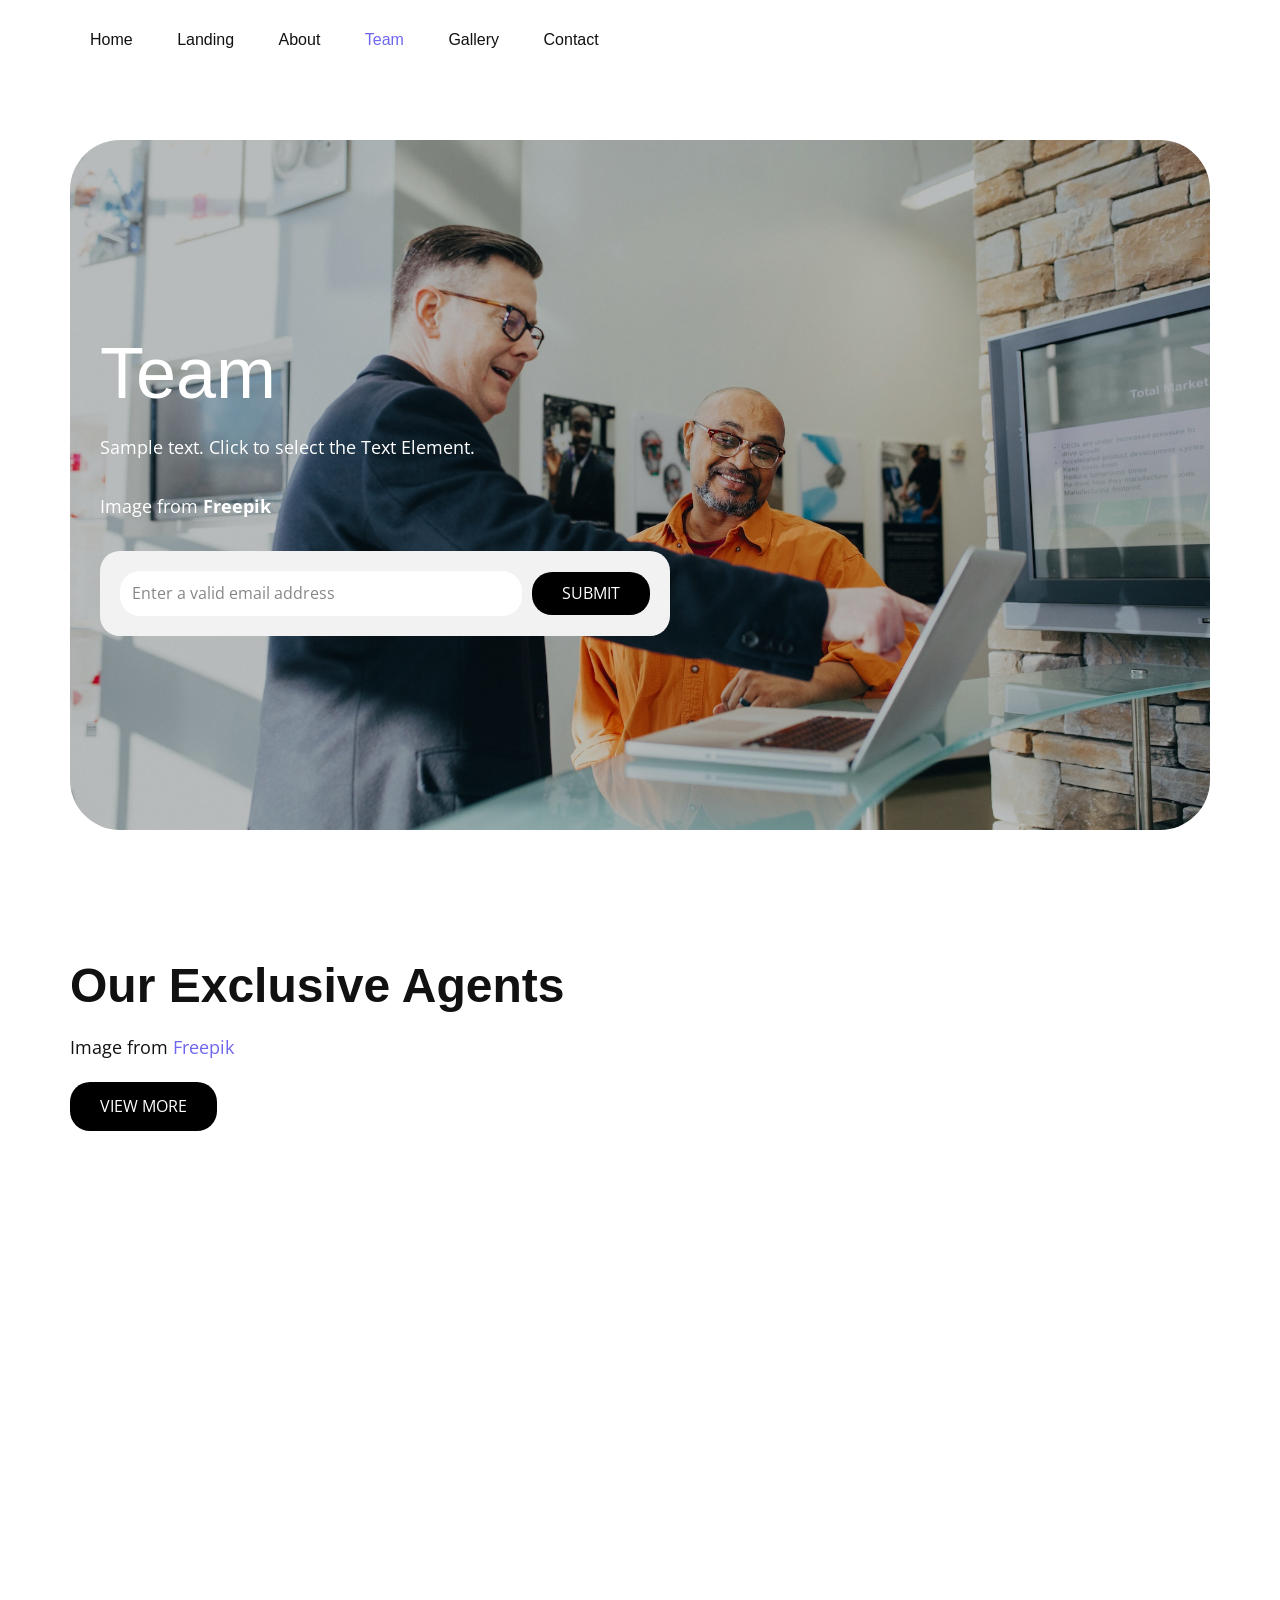
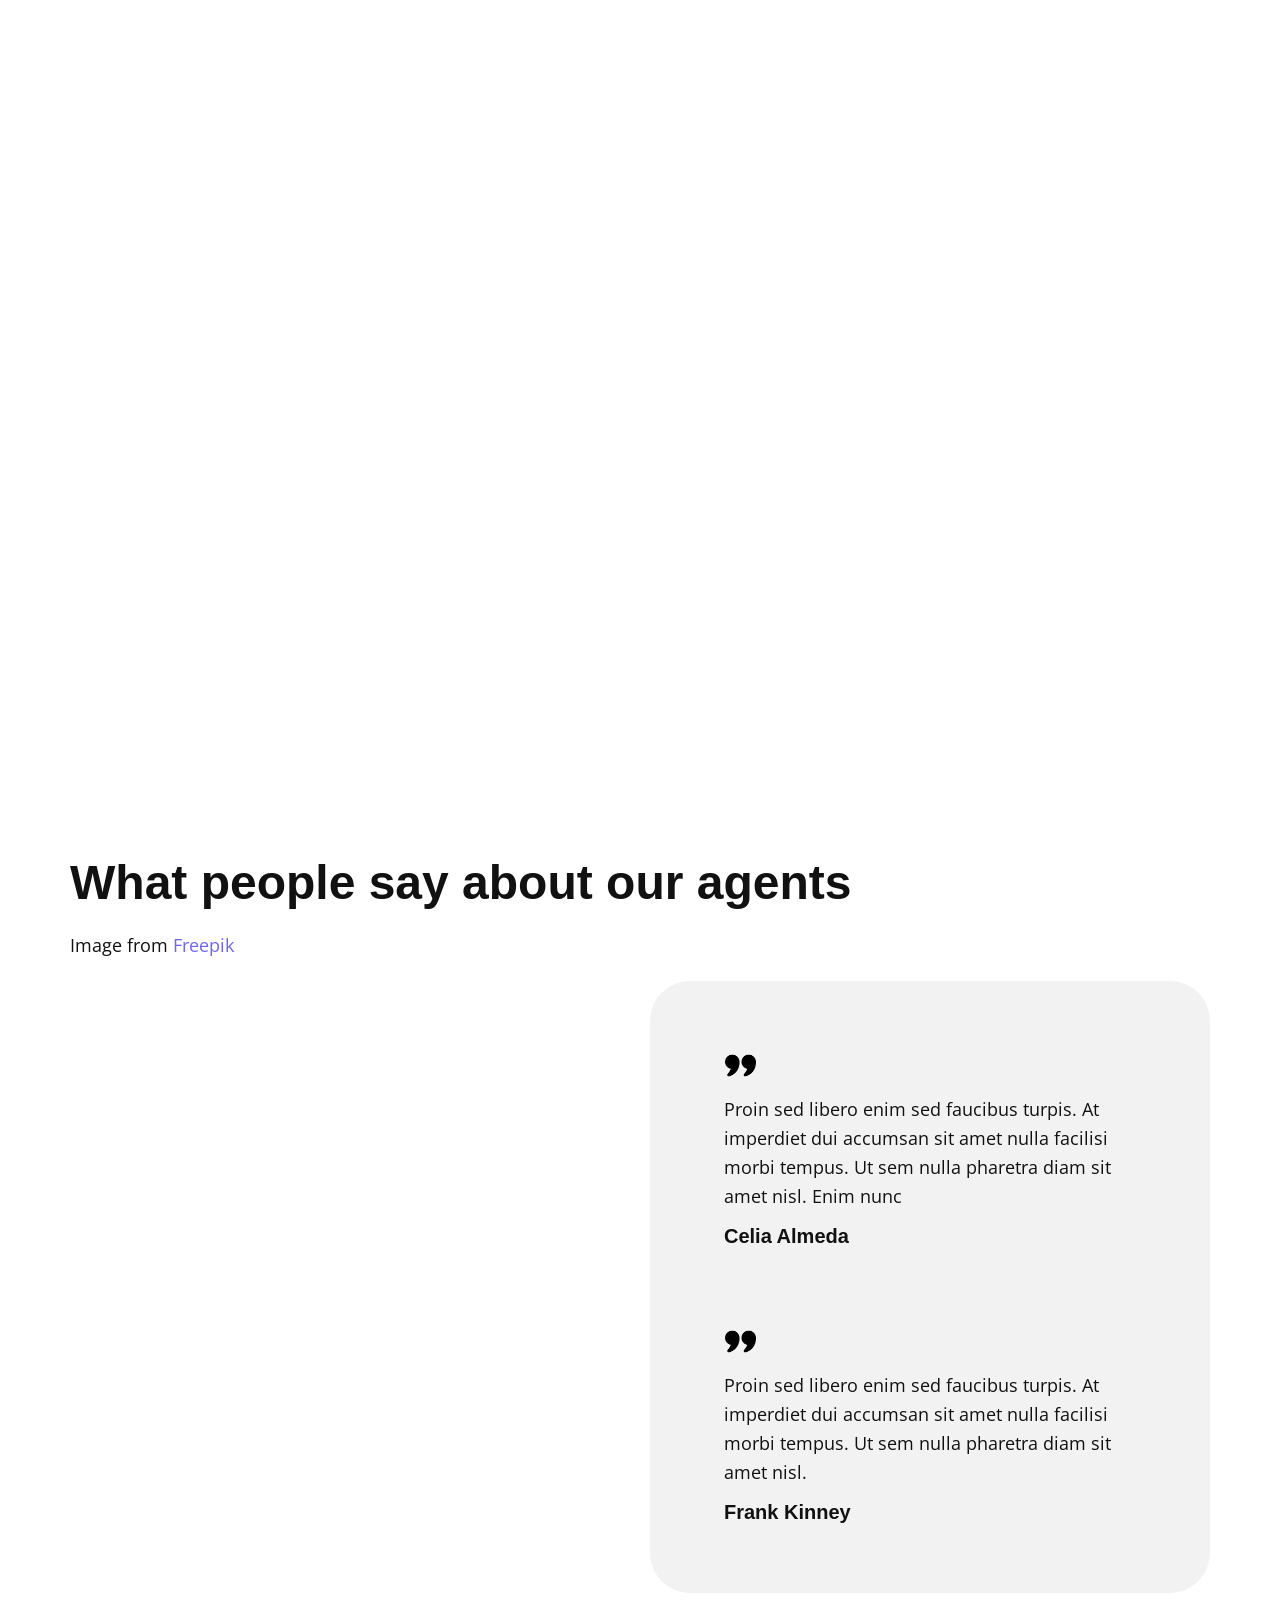
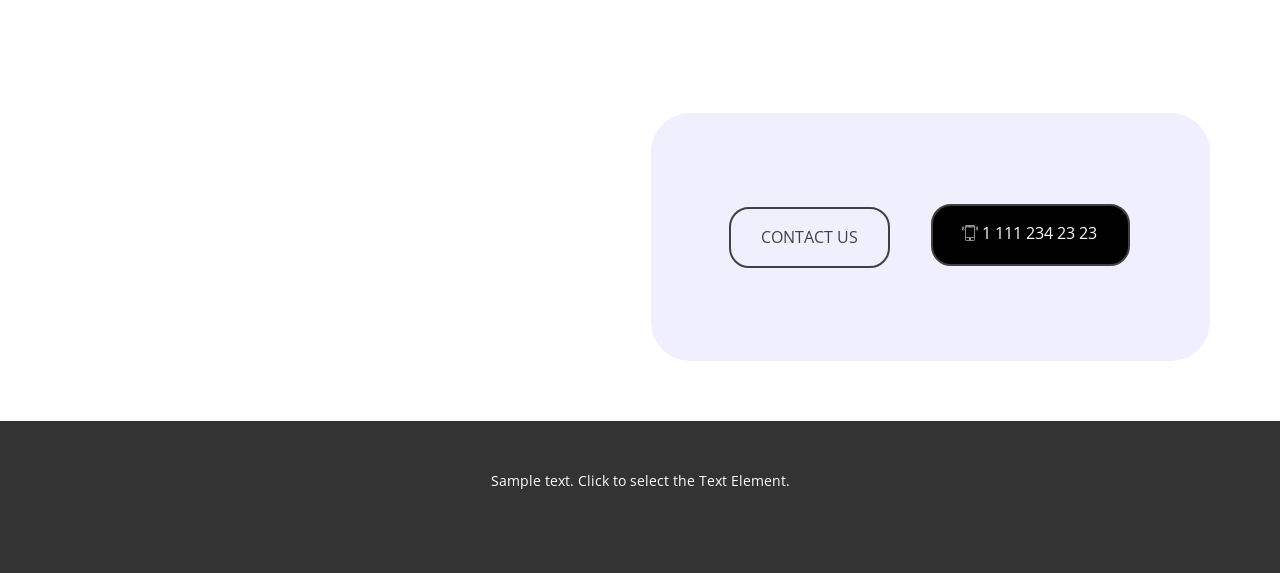
<file: Team.html>
<!doctype html>
<html style="font-size: 16px" lang="en">
  <head>
    <meta name="viewport" content="width=device-width, initial-scale=1.0" />
    <meta charset="utf-8" />
    <meta
      name="keywords"
      content="Team, ​Our Exclusive Agents, What people say about our agents, ​Need Help?&nbsp;Talk To Our Expert"
    />
    <meta name="description" content="" />
    <title>Team</title>
    <link rel="stylesheet" href="nicepage.css" media="screen" />
    <link rel="stylesheet" href="Team.css" media="screen" />
    <script
      class="u-script"
      type="text/javascript"
      src="jquery.js"
      defer=""
    ></script>
    <script
      class="u-script"
      type="text/javascript"
      src="nicepage.js"
      defer=""
    ></script>
    <meta name="generator" content="Nicepage 8.5.1, nicepage.com" />

    <link
      id="u-page-google-font"
      rel="stylesheet"
      href="https://fonts.googleapis.com/css2?display=swap&amp;family=Roboto:ital,wght@0,100;0,200;0,300;0,400;0,500;0,600;0,700;0,800;0,900;1,100;1,200;1,300;1,400;1,500;1,600;1,700;1,800;1,900&amp;family=Open+Sans:ital,wght@0,300;0,400;0,500;0,600;0,700;0,800;1,300;1,400;1,500;1,600;1,700;1,800"
    />
    <script type="application/ld+json">
      {
        "@context": "http://schema.org",
        "@type": "Organization",
        "name": ""
      }
    </script>
    <meta name="theme-color" content="#6f66ee" />
    <meta property="og:title" content="Team" />
    <meta property="og:type" content="website" />
    <meta name="referrer" content="origin" />
    <meta data-intl-tel-input-cdn-path="intlTelInput/" />
  </head>
  <body
    data-path-to-root="./"
    data-include-products="false"
    class="u-body u-xl-mode"
    data-lang="en"
  >
    <header
      class="u-clearfix u-container-align-left u-header u-header"
      id="sec-6772"
    >
      <div class="u-clearfix u-sheet u-valign-middle u-sheet-1">
        <nav
          class="u-menu u-menu-one-level u-offcanvas u-menu-1"
          role="navigation"
          aria-label="Menu navigation"
        >
          <div
            class="menu-collapse u-custom-font u-font-ubuntu"
            style="font-size: 1rem; letter-spacing: 0px; font-weight: 700"
          >
            <a
              class="u-button-style u-custom-left-right-menu-spacing u-custom-padding-bottom u-custom-text-hover-color u-custom-top-bottom-menu-spacing u-hamburger-link u-nav-link u-text-active-palette-1-base u-text-hover-palette-2-base"
              href="#"
              tabindex="-1"
              aria-label="Open menu"
              aria-controls="7972"
            >
              <svg class="u-svg-link" viewBox="0 0 24 24">
                <use xlink:href="#menu-hamburger"></use>
              </svg>
              <svg
                class="u-svg-content"
                version="1.1"
                id="menu-hamburger"
                viewBox="0 0 16 16"
                x="0px"
                y="0px"
                xmlns:xlink="http://www.w3.org/1999/xlink"
                xmlns="http://www.w3.org/2000/svg"
              >
                <g>
                  <rect y="1" width="16" height="2"></rect>
                  <rect y="7" width="16" height="2"></rect>
                  <rect y="13" width="16" height="2"></rect>
                </g>
              </svg>
            </a>
          </div>
          <div class="u-custom-menu u-nav-container">
            <ul
              class="u-custom-font u-font-ubuntu u-nav u-unstyled u-nav-1"
              role="menubar"
            >
              <li class="u-nav-item" role="none">
                <a
                  class="u-button-style u-nav-link u-text-active-palette-1-base u-text-hover-palette-1-light-2 u-nav-link-2"
                  href="./index.html"
                  role="menuitem"
                  >Home</a
                >
              </li>
              <li class="u-nav-item" role="none">
                <a
                  class="u-button-style u-nav-link u-text-active-palette-1-base u-text-hover-palette-1-light-2 u-nav-link-2"
                  href="Landing.html"
                  role="menuitem"
                  >Landing</a
                >
              </li>
              <li class="u-nav-item" role="none">
                <a
                  class="u-button-style u-nav-link u-text-active-palette-1-base u-text-hover-palette-1-light-2 u-nav-link-2"
                  href="About.html"
                  role="menuitem"
                  >About</a
                >
              </li>
              <li class="u-nav-item" role="none">
                <a
                  class="u-button-style u-nav-link u-text-active-palette-1-base u-text-hover-palette-1-light-2 u-nav-link-2"
                  href="Team.html"
                  role="menuitem"
                  >Team</a
                >
              </li>
              <li class="u-nav-item" role="none">
                <a
                  class="u-button-style u-nav-link u-text-active-palette-1-base u-text-hover-palette-1-light-2 u-nav-link-2"
                  href="Gallery.html"
                  role="menuitem"
                  >Gallery</a
                >
              </li>
              <li class="u-nav-item" role="none">
                <a
                  class="u-button-style u-nav-link u-text-active-palette-1-base u-text-hover-palette-1-light-2 u-nav-link-2"
                  href="Contact.html"
                  role="menuitem"
                  >Contact</a
                >
              </li>
            </ul>
          </div>
          <div
            class="u-custom-menu u-nav-container-collapse"
            id="7972"
            role="region"
            aria-label="Menu panel"
          >
            <div
              class="u-black u-container-style u-inner-container-layout u-opacity u-opacity-95 u-sidenav"
            >
              <div class="u-inner-container-layout u-sidenav-overflow">
                <div
                  class="u-menu-close"
                  tabindex="-1"
                  aria-label="Close menu"
                ></div>
                <ul
                  class="u-align-center u-nav u-popupmenu-items u-unstyled u-nav-2"
                >
                  <li class="u-nav-item">
                    <a class="u-button-style u-nav-link" href="./index.html"
                      >Home</a
                    >
                  </li>
                  <li class="u-nav-item">
                    <a class="u-button-style u-nav-link" href="Landing.html"
                      >Landing</a
                    >
                  </li>
                  <li class="u-nav-item">
                    <a class="u-button-style u-nav-link" href="About.html"
                      >About</a
                    >
                  </li>
                  <li class="u-nav-item">
                    <a class="u-button-style u-nav-link" href="Team.html"
                      >Team</a
                    >
                  </li>
                  <li class="u-nav-item">
                    <a class="u-button-style u-nav-link" href="Gallery.html"
                      >Gallery</a
                    >
                  </li>
                  <li class="u-nav-item">
                    <a class="u-button-style u-nav-link" href="Contact.html"
                      >Contact</a
                    >
                  </li>
                </ul>
              </div>
            </div>
            <div class="u-black u-menu-overlay u-opacity u-opacity-70"></div>
          </div>
        </nav>
      </div>
    </header>
    <section class="u-clearfix u-section-1" id="block-1">
      <div class="u-clearfix u-sheet u-valign-middle u-sheet-1">
        <div
          class="u-container-style u-expanded-width u-group u-image u-radius-50 u-shading u-shape-round u-image-1"
          data-image-width="1920"
          data-image-height="1310"
          data-animation-name="customAnimationIn"
          data-animation-duration="2000"
        >
          <div class="u-container-layout u-valign-middle u-container-layout-1">
            <h1 class="u-text u-text-1">Team</h1>
            <p class="u-text u-text-default u-text-2">
              Sample text. Click to select the Text Element.
            </p>
            <p class="u-text u-text-default u-text-3">
              Image from
              <a
                href="https://freepik.com"
                class="u-active-none u-border-none u-btn u-button-link u-button-style u-hover-none u-none u-text-body-alt-color u-btn-1"
                >Freepik</a
              >
            </p>
            <div class="u-form u-grey-5 u-radius-20 u-form-1">
              <form
                action="https://service.nicepagesrv.com/form/v4/form-process"
                class="u-clearfix u-form-horizontal u-form-spacing-10 u-inner-form"
                source="email"
                name="form"
                style="padding: 20px"
              >
                <div class="u-form-email u-form-group u-label-none">
                  <label for="email-3a86" class="u-label">Email</label>
                  <input
                    type="email"
                    placeholder="Enter a valid email address"
                    id="email-3a86"
                    name="email"
                    class="u-border-none u-input u-input-rectangle u-radius-20"
                    required=""
                  />
                </div>
                <div
                  class="u-align-left u-form-group u-form-submit u-label-none"
                >
                  <a
                    href="#"
                    class="u-black u-border-none u-btn u-btn-submit u-button-style u-btn-2"
                    >Submit</a
                  >
                  <input
                    type="submit"
                    value="submit"
                    class="u-form-control-hidden"
                  />
                </div>
                <div class="u-form-send-message u-form-send-success">
                  Thank you! Your message has been sent.
                </div>
                <div class="u-form-send-error u-form-send-message">
                  Unable to send your message. Please fix errors then try again.
                </div>
                <input type="hidden" value="" name="recaptchaResponse" />
                <input type="hidden" name="formServices" value="" />
              </form>
            </div>
          </div>
        </div>
      </div>
    </section>
    <section class="u-clearfix u-section-2" id="block-2">
      <div class="u-clearfix u-sheet u-sheet-1">
        <h2 class="u-text u-text-default u-text-1">Our Exclusive Agents</h2>
        <p class="u-text u-text-default u-text-2">
          Image from
          <a
            href="https://freepik.com"
            class="u-active-none u-border-none u-btn u-button-link u-button-style u-hover-none u-none u-text-palette-1-base u-btn-1"
            >Freepik</a
          >
        </p>
        <a href="#" class="u-btn u-button-style u-btn-2">view more</a>
        <div class="u-expanded-width u-list u-list-1">
          <div class="u-repeater u-repeater-1">
            <div
              class="u-container-align-center u-container-style u-list-item u-palette-2-light-3 u-radius-20 u-repeater-item u-list-item-1"
              data-animation-name="customAnimationIn"
              data-animation-duration="2000"
            >
              <div
                class="u-container-layout u-similar-container u-container-layout-1"
              >
                <div
                  class="u-image u-image-circle u-preserve-proportions u-image-1"
                  data-image-width="1500"
                  data-image-height="1000"
                ></div>
                <h5 class="u-align-center u-text u-text-default u-text-3">
                  Nick Larson
                </h5>
              </div>
            </div>
            <div
              class="u-container-align-center u-container-style u-list-item u-palette-2-light-3 u-radius-20 u-repeater-item u-list-item-2"
              data-animation-name="customAnimationIn"
              data-animation-duration="2000"
            >
              <div
                class="u-container-layout u-similar-container u-container-layout-2"
              >
                <div
                  class="u-image u-image-circle u-preserve-proportions u-image-2"
                  data-image-width="1280"
                  data-image-height="1920"
                ></div>
                <h5 class="u-align-center u-text u-text-default u-text-4">
                  Stella Hudson
                </h5>
              </div>
            </div>
            <div
              class="u-container-align-center u-container-style u-list-item u-palette-2-light-3 u-radius-20 u-repeater-item u-list-item-3"
              data-animation-name="customAnimationIn"
              data-animation-duration="2000"
            >
              <div
                class="u-container-layout u-similar-container u-container-layout-3"
              >
                <div
                  class="u-image u-image-circle u-preserve-proportions u-image-3"
                  data-image-width="1500"
                  data-image-height="1000"
                ></div>
                <h5 class="u-align-center u-text u-text-default u-text-5">
                  Nina Perry
                </h5>
              </div>
            </div>
            <div
              class="u-container-align-center u-container-style u-list-item u-palette-2-light-3 u-radius-20 u-repeater-item u-list-item-4"
              data-animation-name="customAnimationIn"
              data-animation-duration="2000"
            >
              <div
                class="u-container-layout u-similar-container u-container-layout-4"
              >
                <div
                  class="u-image u-image-circle u-preserve-proportions u-image-4"
                  data-image-width="1000"
                  data-image-height="1500"
                ></div>
                <h5 class="u-align-center u-text u-text-default u-text-6">
                  Lada Silva
                </h5>
              </div>
            </div>
            <div
              class="u-container-align-center u-container-style u-list-item u-palette-2-light-3 u-radius-20 u-repeater-item u-list-item-5"
              data-animation-name="customAnimationIn"
              data-animation-duration="2000"
            >
              <div
                class="u-container-layout u-similar-container u-container-layout-5"
              >
                <div
                  class="u-image u-image-circle u-preserve-proportions u-image-5"
                  data-image-width="1055"
                  data-image-height="1500"
                ></div>
                <h5 class="u-align-center u-text u-text-default u-text-7">
                  Pitter Scavo
                </h5>
              </div>
            </div>
            <div
              class="u-container-align-center u-container-style u-list-item u-palette-2-light-3 u-radius-20 u-repeater-item u-list-item-6"
              data-animation-name="customAnimationIn"
              data-animation-duration="2000"
            >
              <div
                class="u-container-layout u-similar-container u-container-layout-6"
              >
                <div
                  class="u-image u-image-circle u-preserve-proportions u-image-6"
                  data-image-width="1200"
                  data-image-height="1500"
                ></div>
                <h5 class="u-align-center u-text u-text-default u-text-8">
                  Tina Ramos
                </h5>
              </div>
            </div>
            <div
              class="u-container-align-center u-container-style u-list-item u-palette-2-light-3 u-radius-20 u-repeater-item u-list-item-7"
              data-animation-name="customAnimationIn"
              data-animation-duration="2000"
            >
              <div
                class="u-container-layout u-similar-container u-container-layout-7"
              >
                <div
                  class="u-image u-image-circle u-preserve-proportions u-image-7"
                  data-image-width="1001"
                  data-image-height="1500"
                ></div>
                <h5 class="u-align-center u-text u-text-default u-text-9">
                  Ralf Johnson
                </h5>
              </div>
            </div>
            <div
              class="u-container-align-center u-container-style u-list-item u-palette-2-light-3 u-radius-20 u-repeater-item u-list-item-8"
              data-animation-name="customAnimationIn"
              data-animation-duration="2000"
            >
              <div
                class="u-container-layout u-similar-container u-container-layout-8"
              >
                <div
                  class="u-image u-image-circle u-preserve-proportions u-image-8"
                  data-image-width="2247"
                  data-image-height="1500"
                ></div>
                <h5 class="u-align-center u-text u-text-default u-text-10">
                  Inga Howard
                </h5>
              </div>
            </div>
            <div
              class="u-container-align-center u-container-style u-list-item u-palette-2-light-3 u-radius-20 u-repeater-item u-list-item-9"
              data-animation-name="customAnimationIn"
              data-animation-duration="2000"
            >
              <div
                class="u-container-layout u-similar-container u-container-layout-9"
              >
                <div
                  class="u-image u-image-circle u-preserve-proportions u-image-9"
                  data-image-width="1124"
                  data-image-height="1500"
                ></div>
                <h5 class="u-align-center u-text u-text-default u-text-11">
                  Albert Florence
                </h5>
              </div>
            </div>
          </div>
        </div>
      </div>
    </section>
    <section class="u-clearfix u-white u-section-3" id="block-3">
      <div class="u-clearfix u-sheet u-sheet-1">
        <h2 class="u-text u-text-default u-text-1">
          What people say about our agents
        </h2>
        <p class="u-text u-text-2">
          Image from
          <a
            href="https://freepik.com"
            class="u-active-none u-border-none u-btn u-button-link u-button-style u-hover-none u-none u-text-palette-1-base u-btn-1"
            >Freepik</a
          >
        </p>
        <div
          class="u-clearfix u-expanded-width u-gutter-20 u-layout-wrap u-layout-wrap-1"
        >
          <div class="u-layout">
            <div class="u-layout-row">
              <div
                class="u-container-align-center u-container-style u-image u-image-round u-layout-cell u-radius-50 u-size-30 u-image-1"
                data-image-width="1280"
                data-image-height="1920"
                data-animation-name="customAnimationIn"
                data-animation-duration="2000"
              >
                <div class="u-container-layout u-container-layout-1"></div>
              </div>
              <div
                class="u-container-style u-grey-5 u-layout-cell u-radius-50 u-shape-round u-size-30 u-layout-cell-2"
              >
                <div
                  class="u-container-layout u-valign-middle u-container-layout-2"
                >
                  <div
                    class="u-expanded-width-md u-expanded-width-sm u-expanded-width-xs u-layout-grid u-list u-list-1"
                  >
                    <div class="u-repeater u-repeater-1">
                      <div
                        class="u-container-align-left u-container-style u-list-item u-repeater-item u-shape-rectangle"
                      >
                        <div
                          class="u-container-layout u-similar-container u-valign-middle u-container-layout-3"
                        >
                          <span
                            class="u-align-left u-file-icon u-icon u-text-black u-icon-1"
                            ><img src="images/4338295-038f51b9.png" alt=""
                          /></span>
                          <p class="u-align-left u-text u-text-3">
                            Proin sed libero enim sed faucibus turpis. At
                            imperdiet dui accumsan sit amet nulla facilisi morbi
                            tempus. Ut sem nulla pharetra diam sit amet nisl.
                            Enim nunc
                          </p>
                          <h5 class="u-align-left u-text u-text-4">
                            Celia Almeda
                          </h5>
                        </div>
                      </div>
                      <div
                        class="u-container-align-left u-container-style u-list-item u-repeater-item u-shape-rectangle"
                      >
                        <div
                          class="u-container-layout u-similar-container u-valign-middle u-container-layout-4"
                        >
                          <span
                            class="u-align-left u-file-icon u-icon u-text-black u-icon-2"
                            ><img src="images/4338295-038f51b9.png" alt=""
                          /></span>
                          <p class="u-align-left u-text u-text-5">
                            Proin sed libero enim sed faucibus turpis. At
                            imperdiet dui accumsan sit amet nulla facilisi morbi
                            tempus. Ut sem nulla pharetra diam sit amet
                            nisl.&nbsp;
                          </p>
                          <h5 class="u-align-left u-text u-text-6">
                            Frank Kinney
                          </h5>
                        </div>
                      </div>
                    </div>
                  </div>
                </div>
              </div>
            </div>
          </div>
        </div>
      </div>
    </section>
    <section class="u-clearfix u-section-4" id="block-4">
      <div class="u-clearfix u-sheet u-sheet-1">
        <div
          class="u-clearfix u-expanded-width u-gutter-22 u-layout-wrap u-layout-wrap-1"
        >
          <div class="u-layout">
            <div class="u-layout-row">
              <div
                class="u-container-style u-layout-cell u-palette-1-light-3 u-radius-50 u-shape-round u-size-30 u-layout-cell-1"
                data-animation-name="customAnimationIn"
                data-animation-duration="2000"
              >
                <div class="u-container-layout u-container-layout-1">
                  <h2 class="u-text u-text-default u-text-1">
                    Need Help?&nbsp;<br />Talk To Our Expert
                  </h2>
                  <p
                    class="u-custom-font u-font-ubuntu u-text u-text-default u-text-2"
                  >
                    Sample text. Click to select the Text Element.
                  </p>
                </div>
              </div>
              <div
                class="u-container-align-center-xl u-container-align-left-md u-container-align-left-sm u-container-align-left-xs u-container-style u-layout-cell u-palette-1-light-3 u-radius-50 u-shape-round u-size-30 u-layout-cell-2"
              >
                <div
                  class="u-container-layout u-valign-middle u-container-layout-2"
                >
                  <a
                    href="#"
                    class="u-align-center-lg u-align-center-xl u-align-left-md u-align-left-sm u-align-left-xs u-border-2 u-border-grey-75 u-btn u-button-style u-none u-btn-1"
                    >contact us</a
                  >
                  <a
                    href="#"
                    class="u-align-center-lg u-align-center-xl u-align-left-md u-align-left-sm u-align-left-xs u-black u-border-2 u-border-grey-75 u-btn u-button-style u-btn-2"
                    ><span class="u-icon"
                      ><svg
                        class="u-svg-content"
                        viewBox="0 0 60 60"
                        x="0px"
                        y="0px"
                        style="width: 1em; height: 1em"
                      >
                        <g>
                          <path
                            d="M42.595,0H17.405C14.977,0,13,1.977,13,4.405v51.189C13,58.023,14.977,60,17.405,60h25.189C45.023,60,47,58.023,47,55.595
		V4.405C47,1.977,45.023,0,42.595,0z M15,8h30v38H15V8z M17.405,2h25.189C43.921,2,45,3.079,45,4.405V6H15V4.405
		C15,3.079,16.079,2,17.405,2z M42.595,58H17.405C16.079,58,15,56.921,15,55.595V48h30v7.595C45,56.921,43.921,58,42.595,58z"
                          ></path>
                          <path
                            d="M30,49c-2.206,0-4,1.794-4,4s1.794,4,4,4s4-1.794,4-4S32.206,49,30,49z M30,55c-1.103,0-2-0.897-2-2s0.897-2,2-2
		s2,0.897,2,2S31.103,55,30,55z"
                          ></path>
                          <path
                            d="M26,5h4c0.553,0,1-0.447,1-1s-0.447-1-1-1h-4c-0.553,0-1,0.447-1,1S25.447,5,26,5z"
                          ></path>
                          <path
                            d="M33,5h1c0.553,0,1-0.447,1-1s-0.447-1-1-1h-1c-0.553,0-1,0.447-1,1S32.447,5,33,5z"
                          ></path>
                          <path
                            d="M56.612,4.569c-0.391-0.391-1.023-0.391-1.414,0s-0.391,1.023,0,1.414c3.736,3.736,3.736,9.815,0,13.552
		c-0.391,0.391-0.391,1.023,0,1.414c0.195,0.195,0.451,0.293,0.707,0.293s0.512-0.098,0.707-0.293
		C61.128,16.434,61.128,9.085,56.612,4.569z"
                          ></path>
                          <path
                            d="M52.401,6.845c-0.391-0.391-1.023-0.391-1.414,0s-0.391,1.023,0,1.414c1.237,1.237,1.918,2.885,1.918,4.639
		s-0.681,3.401-1.918,4.638c-0.391,0.391-0.391,1.023,0,1.414c0.195,0.195,0.451,0.293,0.707,0.293s0.512-0.098,0.707-0.293
		c1.615-1.614,2.504-3.764,2.504-6.052S54.017,8.459,52.401,6.845z"
                          ></path>
                          <path
                            d="M4.802,5.983c0.391-0.391,0.391-1.023,0-1.414s-1.023-0.391-1.414,0c-4.516,4.516-4.516,11.864,0,16.38
		c0.195,0.195,0.451,0.293,0.707,0.293s0.512-0.098,0.707-0.293c0.391-0.391,0.391-1.023,0-1.414
		C1.065,15.799,1.065,9.72,4.802,5.983z"
                          ></path>
                          <path
                            d="M9.013,6.569c-0.391-0.391-1.023-0.391-1.414,0c-1.615,1.614-2.504,3.764-2.504,6.052s0.889,4.438,2.504,6.053
		c0.195,0.195,0.451,0.293,0.707,0.293s0.512-0.098,0.707-0.293c0.391-0.391,0.391-1.023,0-1.414
		c-1.237-1.237-1.918-2.885-1.918-4.639S7.775,9.22,9.013,7.983C9.403,7.593,9.403,6.96,9.013,6.569z"
                          ></path>
                        </g></svg></span
                    >&nbsp;1 111 234 23 23
                  </a>
                </div>
              </div>
            </div>
          </div>
        </div>
      </div>
    </section>

    <footer
      class="u-align-center u-clearfix u-container-align-center u-footer u-grey-80 u-footer"
      id="sec-6200"
    >
      <div class="u-clearfix u-sheet u-sheet-1">
        <p class="u-small-text u-text u-text-variant u-text-1">
          Sample text. Click to select the Text Element.
        </p>
      </div>
    </footer>
    <section class="u-backlink u-clearfix u-grey-80"></section>
  </body>
</html>
</file>
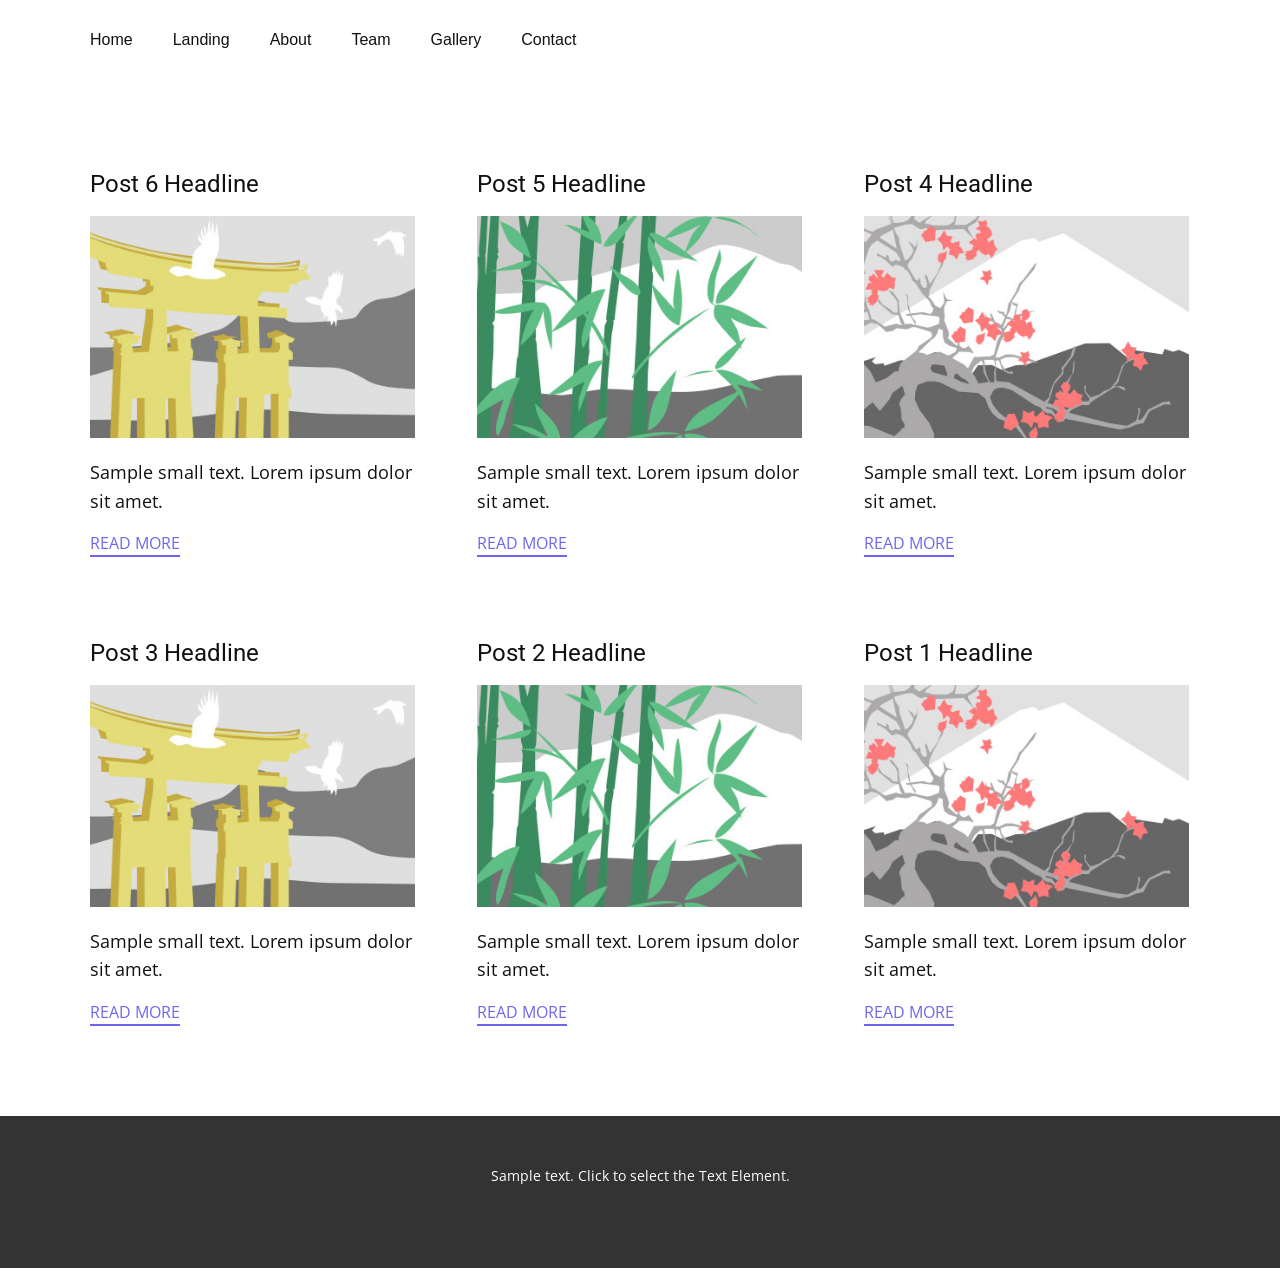
<file: blog/blog.html>
<!DOCTYPE html>
<html style="font-size: 16px;" lang="en"><head>
    <meta name="viewport" content="width=device-width, initial-scale=1.0">
    <meta charset="utf-8">
    <meta name="keywords" content="">
    <meta name="description" content="">
    <title>Blog</title>
    <link rel="stylesheet" href="../nicepage.css" media="screen">
<link rel="stylesheet" href="../Blog-Template.css" media="screen">
    <script class="u-script" type="text/javascript" src="../jquery.js" defer=""></script>
    <script class="u-script" type="text/javascript" src="../nicepage.js" defer=""></script>
    <meta name="generator" content="Nicepage 8.5.1, nicepage.com">
    
    
    
    <link id="u-page-google-font" rel="stylesheet" href="https://fonts.googleapis.com/css2?display=swap&amp;family=Roboto:ital,wght@0,100;0,200;0,300;0,400;0,500;0,600;0,700;0,800;0,900;1,100;1,200;1,300;1,400;1,500;1,600;1,700;1,800;1,900&amp;family=Open+Sans:ital,wght@0,300;0,400;0,500;0,600;0,700;0,800;1,300;1,400;1,500;1,600;1,700;1,800">
    <script type="application/ld+json">{
		"@context": "http://schema.org",
		"@type": "Organization",
		"name": ""
}</script>
    <meta name="theme-color" content="#6f66ee">
  <meta data-intl-tel-input-cdn-path="intlTelInput/"></head>
  <body data-path-to-root="../" data-include-products="false" class="u-body u-xl-mode" data-lang="en"><header class="u-clearfix u-container-align-left u-header u-header" id="sec-6772"><div class="u-clearfix u-sheet u-valign-middle u-sheet-1">
        <nav class="u-menu u-menu-one-level u-offcanvas u-menu-1" role="navigation" aria-label="Menu navigation">
          <div class="menu-collapse u-custom-font u-font-ubuntu" style="font-size: 1rem; letter-spacing: 0px; font-weight: 700;">
            <a class="u-button-style u-custom-left-right-menu-spacing u-custom-padding-bottom u-custom-text-hover-color u-custom-top-bottom-menu-spacing u-hamburger-link u-nav-link u-text-active-palette-1-base u-text-hover-palette-2-base" href="#" tabindex="-1" aria-label="Open menu" aria-controls="7972">
              <svg class="u-svg-link" viewBox="0 0 24 24"><use xlink:href="#menu-hamburger"></use></svg>
              <svg class="u-svg-content" version="1.1" id="menu-hamburger" viewBox="0 0 16 16" x="0px" y="0px" xmlns:xlink="http://www.w3.org/1999/xlink" xmlns="http://www.w3.org/2000/svg"><g><rect y="1" width="16" height="2"></rect><rect y="7" width="16" height="2"></rect><rect y="13" width="16" height="2"></rect>
</g></svg>
            </a>
          </div>
          <div class="u-custom-menu u-nav-container">
            <ul class="u-custom-font u-font-ubuntu u-nav u-unstyled u-nav-1" role="menubar"><li class="u-nav-item" role="none"><a class="u-button-style u-nav-link u-text-active-palette-1-base u-text-hover-palette-1-light-2 u-nav-link-2" href="../" role="menuitem">Home</a>
</li><li class="u-nav-item" role="none"><a class="u-button-style u-nav-link u-text-active-palette-1-base u-text-hover-palette-1-light-2 u-nav-link-2" href="../Landing.html" role="menuitem">Landing</a>
</li><li class="u-nav-item" role="none"><a class="u-button-style u-nav-link u-text-active-palette-1-base u-text-hover-palette-1-light-2 u-nav-link-2" href="../About.html" role="menuitem">About</a>
</li><li class="u-nav-item" role="none"><a class="u-button-style u-nav-link u-text-active-palette-1-base u-text-hover-palette-1-light-2 u-nav-link-2" href="../Team.html" role="menuitem">Team</a>
</li><li class="u-nav-item" role="none"><a class="u-button-style u-nav-link u-text-active-palette-1-base u-text-hover-palette-1-light-2 u-nav-link-2" href="../Gallery.html" role="menuitem">Gallery</a>
</li><li class="u-nav-item" role="none"><a class="u-button-style u-nav-link u-text-active-palette-1-base u-text-hover-palette-1-light-2 u-nav-link-2" href="../Contact.html" role="menuitem">Contact</a>
</li></ul>
          </div>
          <div class="u-custom-menu u-nav-container-collapse" id="7972" role="region" aria-label="Menu panel">
            <div class="u-black u-container-style u-inner-container-layout u-opacity u-opacity-95 u-sidenav">
              <div class="u-inner-container-layout u-sidenav-overflow">
                <div class="u-menu-close" tabindex="-1" aria-label="Close menu"></div>
                <ul class="u-align-center u-nav u-popupmenu-items u-unstyled u-nav-2"><li class="u-nav-item"><a class="u-button-style u-nav-link" href="../">Home</a>
</li><li class="u-nav-item"><a class="u-button-style u-nav-link" href="../Landing.html">Landing</a>
</li><li class="u-nav-item"><a class="u-button-style u-nav-link" href="../About.html">About</a>
</li><li class="u-nav-item"><a class="u-button-style u-nav-link" href="../Team.html">Team</a>
</li><li class="u-nav-item"><a class="u-button-style u-nav-link" href="../Gallery.html">Gallery</a>
</li><li class="u-nav-item"><a class="u-button-style u-nav-link" href="../Contact.html">Contact</a>
</li></ul>
              </div>
            </div>
            <div class="u-black u-menu-overlay u-opacity u-opacity-70"></div>
          </div>
        </nav>
      </div></header>
    <section class="u-clearfix u-section-1" id="block-2">
      <div class="u-clearfix u-sheet u-valign-middle u-sheet-1"><!--blog--><!--blog_options_json--><!--{"type":"Recent","source":"","tags":"","count":""}--><!--/blog_options_json-->
        <div class="u-blog u-expanded-width u-repeater u-repeater-1" data-blog-id="blog-1"><!--blog_post-->
          <div class="u-blog-post u-container-style u-repeater-item u-white u-repeater-item-1">
            <div class="u-container-layout u-similar-container u-valign-top u-container-layout-1"><!--blog_post_header-->
              <h4 class="u-blog-control u-text u-text-1">
                <a class="u-post-header-link" href="../blog/post-5.html">Post 6 Headline</a>
              </h4><!--/blog_post_header--><!--blog_post_image-->
              <img alt="" class="u-blog-control u-expanded-width u-image u-image-default u-image-1" src="../images/8ad73f3c.jpeg" data-href="../blog/post-5.html"><!--/blog_post_image--><!--blog_post_content-->
              <div class="u-blog-control u-post-content u-text u-text-2 fr-view">Sample small text. Lorem ipsum dolor sit amet.</div><!--/blog_post_content--><!--blog_post_readmore-->
              <a href="../blog/post-5.html" class="u-blog-control u-border-2 u-border-palette-1-base u-btn u-btn-rectangle u-button-style u-none u-btn-1"><!--blog_post_readmore_content--><!--options_json--><!--{"content":"","defaultValue":"Read More"}--><!--/options_json-->Read More<!--/blog_post_readmore_content--></a><!--/blog_post_readmore-->
            </div>
          </div><div class="u-blog-post u-container-style u-repeater-item u-video-cover u-white">
            <div class="u-container-layout u-similar-container u-valign-top u-container-layout-2"><!--blog_post_header-->
              <h4 class="u-blog-control u-text u-text-3">
                <a class="u-post-header-link" href="../blog/post-4.html">Post 5 Headline</a>
              </h4><!--/blog_post_header--><!--blog_post_image-->
              <img alt="" class="u-blog-control u-expanded-width u-image u-image-default u-image-2" src="../images/68f64b9d.jpeg" data-href="../blog/post-4.html"><!--/blog_post_image--><!--blog_post_content-->
              <div class="u-blog-control u-post-content u-text u-text-4 fr-view">Sample small text. Lorem ipsum dolor sit amet.</div><!--/blog_post_content--><!--blog_post_readmore-->
              <a href="../blog/post-4.html" class="u-blog-control u-border-2 u-border-palette-1-base u-btn u-btn-rectangle u-button-style u-none u-btn-2"><!--blog_post_readmore_content--><!--options_json--><!--{"content":"","defaultValue":"Read More"}--><!--/options_json-->Read More<!--/blog_post_readmore_content--></a><!--/blog_post_readmore-->
            </div>
          </div><div class="u-blog-post u-container-style u-repeater-item u-video-cover u-white">
            <div class="u-container-layout u-similar-container u-valign-top u-container-layout-3"><!--blog_post_header-->
              <h4 class="u-blog-control u-text u-text-5">
                <a class="u-post-header-link" href="../blog/post-3.html">Post 4 Headline</a>
              </h4><!--/blog_post_header--><!--blog_post_image-->
              <img alt="" class="u-blog-control u-expanded-width u-image u-image-default u-image-3" src="../images/0fd3416c.jpeg" data-href="../blog/post-3.html"><!--/blog_post_image--><!--blog_post_content-->
              <div class="u-blog-control u-post-content u-text u-text-6 fr-view">Sample small text. Lorem ipsum dolor sit amet.</div><!--/blog_post_content--><!--blog_post_readmore-->
              <a href="../blog/post-3.html" class="u-blog-control u-border-2 u-border-palette-1-base u-btn u-btn-rectangle u-button-style u-none u-btn-3"><!--blog_post_readmore_content--><!--options_json--><!--{"content":"","defaultValue":"Read More"}--><!--/options_json-->Read More<!--/blog_post_readmore_content--></a><!--/blog_post_readmore-->
            </div>
          </div><div class="u-blog-post u-container-style u-repeater-item u-white u-repeater-item-1">
            <div class="u-container-layout u-similar-container u-valign-top u-container-layout-1"><!--blog_post_header-->
              <h4 class="u-blog-control u-text u-text-1">
                <a class="u-post-header-link" href="../blog/post-2.html">Post 3 Headline</a>
              </h4><!--/blog_post_header--><!--blog_post_image-->
              <img alt="" class="u-blog-control u-expanded-width u-image u-image-default u-image-1" src="../images/8ad73f3c.jpeg" data-href="../blog/post-2.html"><!--/blog_post_image--><!--blog_post_content-->
              <div class="u-blog-control u-post-content u-text u-text-2 fr-view">Sample small text. Lorem ipsum dolor sit amet.</div><!--/blog_post_content--><!--blog_post_readmore-->
              <a href="../blog/post-2.html" class="u-blog-control u-border-2 u-border-palette-1-base u-btn u-btn-rectangle u-button-style u-none u-btn-1"><!--blog_post_readmore_content--><!--options_json--><!--{"content":"","defaultValue":"Read More"}--><!--/options_json-->Read More<!--/blog_post_readmore_content--></a><!--/blog_post_readmore-->
            </div>
          </div><div class="u-blog-post u-container-style u-repeater-item u-video-cover u-white">
            <div class="u-container-layout u-similar-container u-valign-top u-container-layout-2"><!--blog_post_header-->
              <h4 class="u-blog-control u-text u-text-3">
                <a class="u-post-header-link" href="../blog/post-1.html">Post 2 Headline</a>
              </h4><!--/blog_post_header--><!--blog_post_image-->
              <img alt="" class="u-blog-control u-expanded-width u-image u-image-default u-image-2" src="../images/68f64b9d.jpeg" data-href="../blog/post-1.html"><!--/blog_post_image--><!--blog_post_content-->
              <div class="u-blog-control u-post-content u-text u-text-4 fr-view">Sample small text. Lorem ipsum dolor sit amet.</div><!--/blog_post_content--><!--blog_post_readmore-->
              <a href="../blog/post-1.html" class="u-blog-control u-border-2 u-border-palette-1-base u-btn u-btn-rectangle u-button-style u-none u-btn-2"><!--blog_post_readmore_content--><!--options_json--><!--{"content":"","defaultValue":"Read More"}--><!--/options_json-->Read More<!--/blog_post_readmore_content--></a><!--/blog_post_readmore-->
            </div>
          </div><div class="u-blog-post u-container-style u-repeater-item u-video-cover u-white">
            <div class="u-container-layout u-similar-container u-valign-top u-container-layout-3"><!--blog_post_header-->
              <h4 class="u-blog-control u-text u-text-5">
                <a class="u-post-header-link" href="../blog/post.html">Post 1 Headline</a>
              </h4><!--/blog_post_header--><!--blog_post_image-->
              <img alt="" class="u-blog-control u-expanded-width u-image u-image-default u-image-3" src="../images/0fd3416c.jpeg" data-href="../blog/post.html"><!--/blog_post_image--><!--blog_post_content-->
              <div class="u-blog-control u-post-content u-text u-text-6 fr-view">Sample small text. Lorem ipsum dolor sit amet.</div><!--/blog_post_content--><!--blog_post_readmore-->
              <a href="../blog/post.html" class="u-blog-control u-border-2 u-border-palette-1-base u-btn u-btn-rectangle u-button-style u-none u-btn-3"><!--blog_post_readmore_content--><!--options_json--><!--{"content":"","defaultValue":"Read More"}--><!--/options_json-->Read More<!--/blog_post_readmore_content--></a><!--/blog_post_readmore-->
            </div>
          </div><!--/blog_post--><!--blog_post-->
          <!--/blog_post--><!--blog_post-->
          <!--/blog_post-->
        </div><!--/blog-->
      </div>
    </section>
    
    
    
    <footer class="u-align-center u-clearfix u-container-align-center u-footer u-grey-80 u-footer" id="sec-6200"><div class="u-clearfix u-sheet u-sheet-1">
        <p class="u-small-text u-text u-text-variant u-text-1">Sample text. Click to select the Text Element.</p>
      </div></footer>
    <section class="u-backlink u-clearfix u-grey-80"></section>
  
</body></html>
</file>
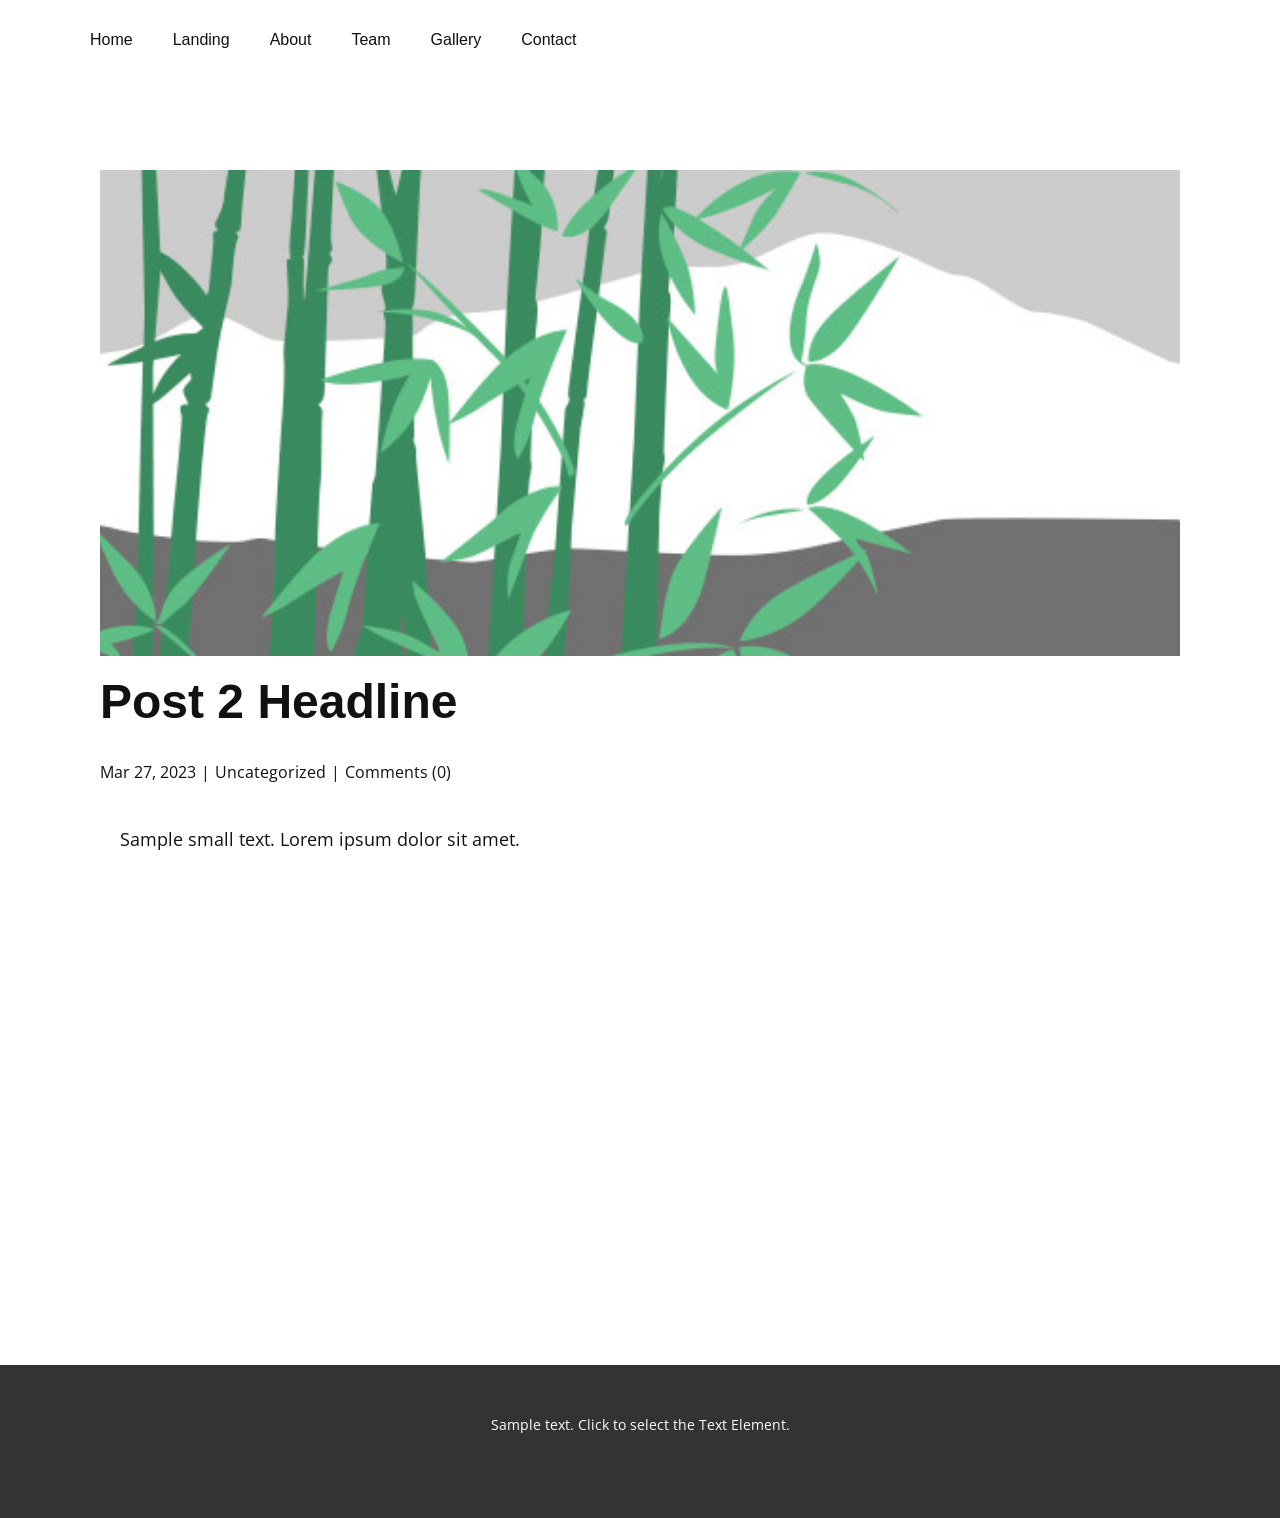
<file: blog/post-1.html>
<!DOCTYPE html>
<html style="font-size: 16px;" lang="en"><head>
    <meta name="viewport" content="width=device-width, initial-scale=1.0">
    <meta charset="utf-8">
    <meta name="keywords" content="Post 1 Headline">
    <meta name="description" content="">
    <title>Post 2 Headline</title>
    <link rel="stylesheet" href="../nicepage.css" media="screen">
<link rel="stylesheet" href="../Post-Template.css" media="screen">
    <script class="u-script" type="text/javascript" src="../jquery.js" defer=""></script>
    <script class="u-script" type="text/javascript" src="../nicepage.js" defer=""></script>
    <meta name="generator" content="Nicepage 8.5.1, nicepage.com">
    
    
    
    <link id="u-page-google-font" rel="stylesheet" href="https://fonts.googleapis.com/css2?display=swap&amp;family=Roboto:ital,wght@0,100;0,200;0,300;0,400;0,500;0,600;0,700;0,800;0,900;1,100;1,200;1,300;1,400;1,500;1,600;1,700;1,800;1,900&amp;family=Open+Sans:ital,wght@0,300;0,400;0,500;0,600;0,700;0,800;1,300;1,400;1,500;1,600;1,700;1,800">
    <script type="application/ld+json">{
		"@context": "http://schema.org",
		"@type": "Organization",
		"name": ""
}</script>
    <meta name="theme-color" content="#6f66ee">
  <meta data-intl-tel-input-cdn-path="intlTelInput/"></head>
  <body data-path-to-root="./" data-include-products="false" class="u-body u-xl-mode" data-lang="en"><header class="u-clearfix u-container-align-left u-header u-header" id="sec-6772"><div class="u-clearfix u-sheet u-valign-middle u-sheet-1">
        <nav class="u-menu u-menu-one-level u-offcanvas u-menu-1" role="navigation" aria-label="Menu navigation">
          <div class="menu-collapse u-custom-font u-font-ubuntu" style="font-size: 1rem; letter-spacing: 0px; font-weight: 700;">
            <a class="u-button-style u-custom-left-right-menu-spacing u-custom-padding-bottom u-custom-text-hover-color u-custom-top-bottom-menu-spacing u-hamburger-link u-nav-link u-text-active-palette-1-base u-text-hover-palette-2-base" href="#" tabindex="-1" aria-label="Open menu" aria-controls="7972">
              <svg class="u-svg-link" viewBox="0 0 24 24"><use xlink:href="#menu-hamburger"></use></svg>
              <svg class="u-svg-content" version="1.1" id="menu-hamburger" viewBox="0 0 16 16" x="0px" y="0px" xmlns:xlink="http://www.w3.org/1999/xlink" xmlns="http://www.w3.org/2000/svg"><g><rect y="1" width="16" height="2"></rect><rect y="7" width="16" height="2"></rect><rect y="13" width="16" height="2"></rect>
</g></svg>
            </a>
          </div>
          <div class="u-custom-menu u-nav-container">
            <ul class="u-custom-font u-font-ubuntu u-nav u-unstyled u-nav-1" role="menubar"><li class="u-nav-item" role="none"><a class="u-button-style u-nav-link u-text-active-palette-1-base u-text-hover-palette-1-light-2 u-nav-link-2" href="../" role="menuitem">Home</a>
</li><li class="u-nav-item" role="none"><a class="u-button-style u-nav-link u-text-active-palette-1-base u-text-hover-palette-1-light-2 u-nav-link-2" href="../Landing.html" role="menuitem">Landing</a>
</li><li class="u-nav-item" role="none"><a class="u-button-style u-nav-link u-text-active-palette-1-base u-text-hover-palette-1-light-2 u-nav-link-2" href="../About.html" role="menuitem">About</a>
</li><li class="u-nav-item" role="none"><a class="u-button-style u-nav-link u-text-active-palette-1-base u-text-hover-palette-1-light-2 u-nav-link-2" href="../Team.html" role="menuitem">Team</a>
</li><li class="u-nav-item" role="none"><a class="u-button-style u-nav-link u-text-active-palette-1-base u-text-hover-palette-1-light-2 u-nav-link-2" href="../Gallery.html" role="menuitem">Gallery</a>
</li><li class="u-nav-item" role="none"><a class="u-button-style u-nav-link u-text-active-palette-1-base u-text-hover-palette-1-light-2 u-nav-link-2" href="../Contact.html" role="menuitem">Contact</a>
</li></ul>
          </div>
          <div class="u-custom-menu u-nav-container-collapse" id="7972" role="region" aria-label="Menu panel">
            <div class="u-black u-container-style u-inner-container-layout u-opacity u-opacity-95 u-sidenav">
              <div class="u-inner-container-layout u-sidenav-overflow">
                <div class="u-menu-close" tabindex="-1" aria-label="Close menu"></div>
                <ul class="u-align-center u-nav u-popupmenu-items u-unstyled u-nav-2"><li class="u-nav-item"><a class="u-button-style u-nav-link" href="../">Home</a>
</li><li class="u-nav-item"><a class="u-button-style u-nav-link" href="../Landing.html">Landing</a>
</li><li class="u-nav-item"><a class="u-button-style u-nav-link" href="../About.html">About</a>
</li><li class="u-nav-item"><a class="u-button-style u-nav-link" href="../Team.html">Team</a>
</li><li class="u-nav-item"><a class="u-button-style u-nav-link" href="../Gallery.html">Gallery</a>
</li><li class="u-nav-item"><a class="u-button-style u-nav-link" href="../Contact.html">Contact</a>
</li></ul>
              </div>
            </div>
            <div class="u-black u-menu-overlay u-opacity u-opacity-70"></div>
          </div>
        </nav>
      </div></header>
    <section class="u-align-center u-clearfix u-section-1" id="block-2">
      <div class="u-clearfix u-sheet u-valign-middle-md u-valign-middle-sm u-valign-middle-xs u-sheet-1"><!--post_details--><!--post_details_options_json--><!--{"source":""}--><!--/post_details_options_json--><!--blog_post-->
        <div class="u-container-style u-expanded-width u-post-details u-post-details-1">
          <div class="u-container-layout u-valign-middle u-container-layout-1"><!--blog_post_image-->
            <img alt="" class="u-blog-control u-expanded-width u-image u-image-default u-image-1" src="../images/68f64b9d.jpeg"><!--/blog_post_image--><!--blog_post_header-->
            <h2 class="u-blog-control u-text u-text-1">Post 2 Headline</h2><!--/blog_post_header--><!--blog_post_metadata-->
            <div class="u-blog-control u-metadata u-metadata-1"><!--blog_post_metadata_date--><span class="u-meta-date u-meta-icon">Mar 27, 2023</span><!--/blog_post_metadata_date--><!--blog_post_metadata_category--><span class="u-meta-category u-meta-icon"><a href="/blog/blog.html#/blog-1///">Uncategorized</a></span><!--/blog_post_metadata_category--><!--blog_post_metadata_comments--><span class="u-meta-comments u-meta-icon"><!--blog_post_metadata_comments_content-->Comments (0)<!--/blog_post_metadata_comments_content--></span><!--/blog_post_metadata_comments-->
            </div><!--/blog_post_metadata--><!--blog_post_content-->
            <div class="u-align-justify u-blog-control u-post-content u-text u-text-2 fr-view">
  <p>
    <meta name="viewport" content="width=device-width, initial-scale=1.0">
    <meta charset="utf-8">
    <meta name="keywords" content=""><meta name="description" content="">
    <title></title>
    <link rel="stylesheet" href="/nicepage.css" media="screen" class="u-static-style"><link rel="stylesheet" href="/nicepage.css" media="screen">
    <script class="u-script" type="text/javascript" src="//capp.nicepage.com/assets/jquery-1.9.1.min.js" defer=""></script>
    <script class="u-script" type="text/javascript" src="//capp.nicepage.com/16c18e50c9ed7e0d3d8e1cf6ec209b2df92bb34c/nicepage.js" defer=""></script>
</p><section class="u-clearfix u-valign-top u-block-1dda-1" custom-posts-hash="T" data-section-properties="{&quot;margin&quot;:&quot;none&quot;,&quot;stretch&quot;:true}" data-id="1dda" data-posts-content="[{'images':[],'maps':[],'videos':[],'icons':[],'textWidth':'','textHeight':'','id':1,'headingProp':'h3','textProp':'text'}]" style="min-height: 500px">
  <div class="u-clearfix u-rich-text u-text u-block-1dda-4" data-state="{&quot;margin-top&quot;:{&quot;shouldApplyDefaultMargins&quot;:{&quot;XL&quot;:false,&quot;LG&quot;:false,&quot;MD&quot;:false,&quot;SM&quot;:true,&quot;XS&quot;:true},&quot;parentVerticalAlign&quot;:{&quot;XL&quot;:&quot;top&quot;,&quot;LG&quot;:&quot;top&quot;,&quot;MD&quot;:&quot;top&quot;,&quot;SM&quot;:&quot;top&quot;,&quot;XS&quot;:&quot;top&quot;}},&quot;margin-bottom&quot;:{&quot;shouldApplyDefaultMargins&quot;:{&quot;XL&quot;:false,&quot;LG&quot;:false,&quot;MD&quot;:false,&quot;SM&quot;:true,&quot;XS&quot;:true},&quot;parentVerticalAlign&quot;:{&quot;XL&quot;:&quot;top&quot;,&quot;LG&quot;:&quot;top&quot;,&quot;MD&quot;:&quot;top&quot;,&quot;SM&quot;:&quot;top&quot;,&quot;XS&quot;:&quot;top&quot;}}}" style="padding-left: 20px; padding-right: 20px">
  Sample small text. Lorem ipsum dolor sit amet.
  </div>
  <style data-mode="XL">@media (min-width: 1200px) {
  .u-block-1dda-1 {
    min-height: 500px;
  }
  .u-block-1dda-4 {
    padding-left: 20px;
    padding-right: 20px;
  }
}</style>
  <style data-mode="LG">@media (max-width: 1199px) and (min-width: 992px) {
  .u-block-1dda-1 {
    min-height: 500px;
  }
  .u-block-1dda-4 {
    padding-left: 20px;
    padding-right: 20px;
  }
}</style>
  <style data-mode="MD">@media (max-width: 991px) and (min-width: 768px) {
  .u-block-1dda-1 {
    min-height: 500px;
  }
  .u-block-1dda-4 {
    padding-left: 20px;
    padding-right: 20px;
  }
}</style>
  <style data-mode="SM">@media (max-width: 767px) and (min-width: 576px) {
  .u-block-1dda-1 {
    min-height: 500px;
  }
  .u-block-1dda-4 {
    padding-left: 20px;
    padding-right: 20px;
    margin-top: 60px;
    margin-bottom: 60px;
  }
}</style>
  <style data-mode="XS">@media (max-width: 575px) {
  .u-block-1dda-1 {
    min-height: 500px;
  }
  .u-block-1dda-4 {
    padding-left: 20px;
    padding-right: 20px;
    margin-top: 60px;
    margin-bottom: 60px;
  }
}</style>
</section>
<p></p>
  </div><!--/blog_post_content-->
          </div>
        </div><!--/blog_post--><!--/post_details-->
      </div>
    </section>
    
    
    
    <footer class="u-align-center u-clearfix u-container-align-center u-footer u-grey-80 u-footer" id="sec-6200"><div class="u-clearfix u-sheet u-sheet-1">
        <p class="u-small-text u-text u-text-variant u-text-1">Sample text. Click to select the Text Element.</p>
      </div></footer>
    <section class="u-backlink u-clearfix u-grey-80"></section>
  
</body></html>
</file>
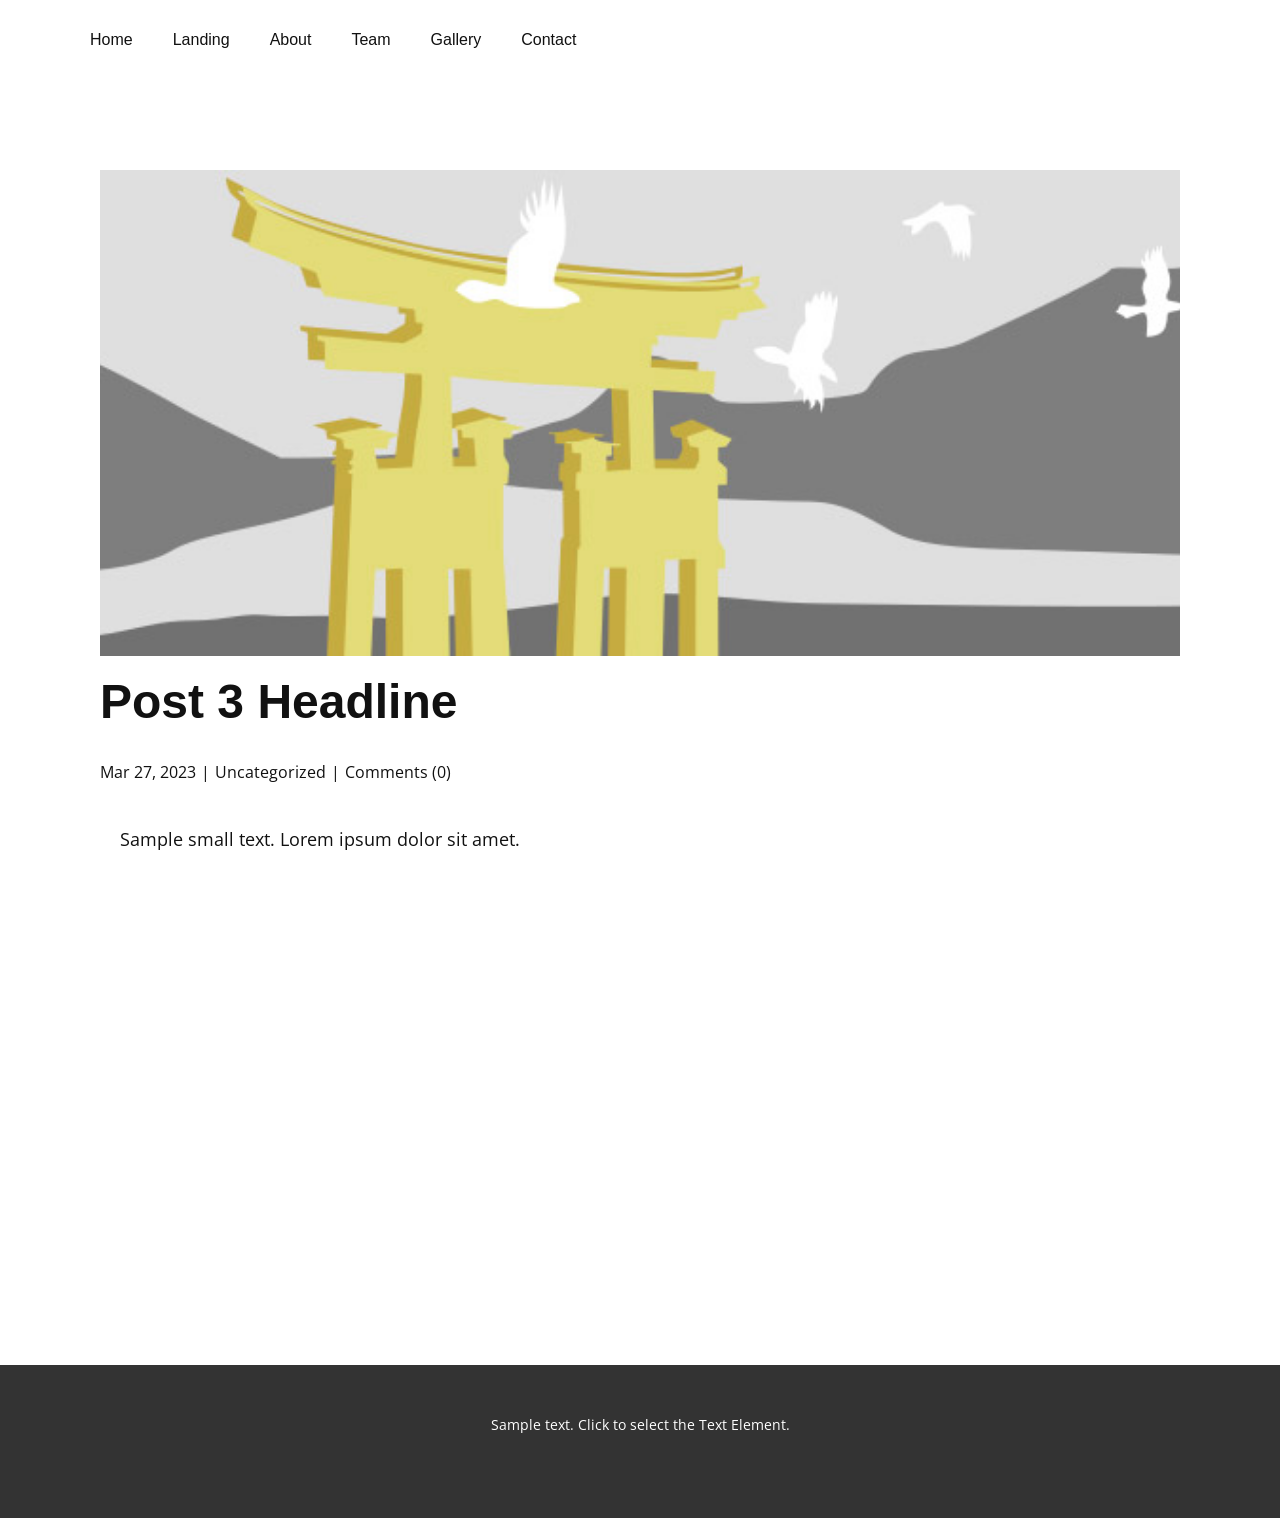
<file: blog/post-2.html>
<!DOCTYPE html>
<html style="font-size: 16px;" lang="en"><head>
    <meta name="viewport" content="width=device-width, initial-scale=1.0">
    <meta charset="utf-8">
    <meta name="keywords" content="Post 1 Headline">
    <meta name="description" content="">
    <title>Post 3 Headline</title>
    <link rel="stylesheet" href="../nicepage.css" media="screen">
<link rel="stylesheet" href="../Post-Template.css" media="screen">
    <script class="u-script" type="text/javascript" src="../jquery.js" defer=""></script>
    <script class="u-script" type="text/javascript" src="../nicepage.js" defer=""></script>
    <meta name="generator" content="Nicepage 8.5.1, nicepage.com">
    
    
    
    <link id="u-page-google-font" rel="stylesheet" href="https://fonts.googleapis.com/css2?display=swap&amp;family=Roboto:ital,wght@0,100;0,200;0,300;0,400;0,500;0,600;0,700;0,800;0,900;1,100;1,200;1,300;1,400;1,500;1,600;1,700;1,800;1,900&amp;family=Open+Sans:ital,wght@0,300;0,400;0,500;0,600;0,700;0,800;1,300;1,400;1,500;1,600;1,700;1,800">
    <script type="application/ld+json">{
		"@context": "http://schema.org",
		"@type": "Organization",
		"name": ""
}</script>
    <meta name="theme-color" content="#6f66ee">
  <meta data-intl-tel-input-cdn-path="intlTelInput/"></head>
  <body data-path-to-root="./" data-include-products="false" class="u-body u-xl-mode" data-lang="en"><header class="u-clearfix u-container-align-left u-header u-header" id="sec-6772"><div class="u-clearfix u-sheet u-valign-middle u-sheet-1">
        <nav class="u-menu u-menu-one-level u-offcanvas u-menu-1" role="navigation" aria-label="Menu navigation">
          <div class="menu-collapse u-custom-font u-font-ubuntu" style="font-size: 1rem; letter-spacing: 0px; font-weight: 700;">
            <a class="u-button-style u-custom-left-right-menu-spacing u-custom-padding-bottom u-custom-text-hover-color u-custom-top-bottom-menu-spacing u-hamburger-link u-nav-link u-text-active-palette-1-base u-text-hover-palette-2-base" href="#" tabindex="-1" aria-label="Open menu" aria-controls="7972">
              <svg class="u-svg-link" viewBox="0 0 24 24"><use xlink:href="#menu-hamburger"></use></svg>
              <svg class="u-svg-content" version="1.1" id="menu-hamburger" viewBox="0 0 16 16" x="0px" y="0px" xmlns:xlink="http://www.w3.org/1999/xlink" xmlns="http://www.w3.org/2000/svg"><g><rect y="1" width="16" height="2"></rect><rect y="7" width="16" height="2"></rect><rect y="13" width="16" height="2"></rect>
</g></svg>
            </a>
          </div>
          <div class="u-custom-menu u-nav-container">
            <ul class="u-custom-font u-font-ubuntu u-nav u-unstyled u-nav-1" role="menubar"><li class="u-nav-item" role="none"><a class="u-button-style u-nav-link u-text-active-palette-1-base u-text-hover-palette-1-light-2 u-nav-link-2" href="../" role="menuitem">Home</a>
</li><li class="u-nav-item" role="none"><a class="u-button-style u-nav-link u-text-active-palette-1-base u-text-hover-palette-1-light-2 u-nav-link-2" href="../Landing.html" role="menuitem">Landing</a>
</li><li class="u-nav-item" role="none"><a class="u-button-style u-nav-link u-text-active-palette-1-base u-text-hover-palette-1-light-2 u-nav-link-2" href="../About.html" role="menuitem">About</a>
</li><li class="u-nav-item" role="none"><a class="u-button-style u-nav-link u-text-active-palette-1-base u-text-hover-palette-1-light-2 u-nav-link-2" href="../Team.html" role="menuitem">Team</a>
</li><li class="u-nav-item" role="none"><a class="u-button-style u-nav-link u-text-active-palette-1-base u-text-hover-palette-1-light-2 u-nav-link-2" href="../Gallery.html" role="menuitem">Gallery</a>
</li><li class="u-nav-item" role="none"><a class="u-button-style u-nav-link u-text-active-palette-1-base u-text-hover-palette-1-light-2 u-nav-link-2" href="../Contact.html" role="menuitem">Contact</a>
</li></ul>
          </div>
          <div class="u-custom-menu u-nav-container-collapse" id="7972" role="region" aria-label="Menu panel">
            <div class="u-black u-container-style u-inner-container-layout u-opacity u-opacity-95 u-sidenav">
              <div class="u-inner-container-layout u-sidenav-overflow">
                <div class="u-menu-close" tabindex="-1" aria-label="Close menu"></div>
                <ul class="u-align-center u-nav u-popupmenu-items u-unstyled u-nav-2"><li class="u-nav-item"><a class="u-button-style u-nav-link" href="../">Home</a>
</li><li class="u-nav-item"><a class="u-button-style u-nav-link" href="../Landing.html">Landing</a>
</li><li class="u-nav-item"><a class="u-button-style u-nav-link" href="../About.html">About</a>
</li><li class="u-nav-item"><a class="u-button-style u-nav-link" href="../Team.html">Team</a>
</li><li class="u-nav-item"><a class="u-button-style u-nav-link" href="../Gallery.html">Gallery</a>
</li><li class="u-nav-item"><a class="u-button-style u-nav-link" href="../Contact.html">Contact</a>
</li></ul>
              </div>
            </div>
            <div class="u-black u-menu-overlay u-opacity u-opacity-70"></div>
          </div>
        </nav>
      </div></header>
    <section class="u-align-center u-clearfix u-section-1" id="block-2">
      <div class="u-clearfix u-sheet u-valign-middle-md u-valign-middle-sm u-valign-middle-xs u-sheet-1"><!--post_details--><!--post_details_options_json--><!--{"source":""}--><!--/post_details_options_json--><!--blog_post-->
        <div class="u-container-style u-expanded-width u-post-details u-post-details-1">
          <div class="u-container-layout u-valign-middle u-container-layout-1"><!--blog_post_image-->
            <img alt="" class="u-blog-control u-expanded-width u-image u-image-default u-image-1" src="../images/8ad73f3c.jpeg"><!--/blog_post_image--><!--blog_post_header-->
            <h2 class="u-blog-control u-text u-text-1">Post 3 Headline</h2><!--/blog_post_header--><!--blog_post_metadata-->
            <div class="u-blog-control u-metadata u-metadata-1"><!--blog_post_metadata_date--><span class="u-meta-date u-meta-icon">Mar 27, 2023</span><!--/blog_post_metadata_date--><!--blog_post_metadata_category--><span class="u-meta-category u-meta-icon"><a href="/blog/blog.html#/blog-1///">Uncategorized</a></span><!--/blog_post_metadata_category--><!--blog_post_metadata_comments--><span class="u-meta-comments u-meta-icon"><!--blog_post_metadata_comments_content-->Comments (0)<!--/blog_post_metadata_comments_content--></span><!--/blog_post_metadata_comments-->
            </div><!--/blog_post_metadata--><!--blog_post_content-->
            <div class="u-align-justify u-blog-control u-post-content u-text u-text-2 fr-view">
  <p>
    <meta name="viewport" content="width=device-width, initial-scale=1.0">
    <meta charset="utf-8">
    <meta name="keywords" content=""><meta name="description" content="">
    <title></title>
    <link rel="stylesheet" href="/nicepage.css" media="screen" class="u-static-style"><link rel="stylesheet" href="/nicepage.css" media="screen">
    <script class="u-script" type="text/javascript" src="//capp.nicepage.com/assets/jquery-1.9.1.min.js" defer=""></script>
    <script class="u-script" type="text/javascript" src="//capp.nicepage.com/16c18e50c9ed7e0d3d8e1cf6ec209b2df92bb34c/nicepage.js" defer=""></script>
</p><section class="u-clearfix u-valign-top u-block-7134-1" custom-posts-hash="T" data-section-properties="{&quot;margin&quot;:&quot;none&quot;,&quot;stretch&quot;:true}" data-id="7134" data-posts-content="[{'images':[],'maps':[],'videos':[],'icons':[],'textWidth':'','textHeight':'','id':1,'headingProp':'h3','textProp':'text'}]" style="min-height: 500px">
  <div class="u-clearfix u-rich-text u-text u-block-7134-4" data-state="{&quot;margin-top&quot;:{&quot;shouldApplyDefaultMargins&quot;:{&quot;XL&quot;:false,&quot;LG&quot;:false,&quot;MD&quot;:false,&quot;SM&quot;:true,&quot;XS&quot;:true},&quot;parentVerticalAlign&quot;:{&quot;XL&quot;:&quot;top&quot;,&quot;LG&quot;:&quot;top&quot;,&quot;MD&quot;:&quot;top&quot;,&quot;SM&quot;:&quot;top&quot;,&quot;XS&quot;:&quot;top&quot;}},&quot;margin-bottom&quot;:{&quot;shouldApplyDefaultMargins&quot;:{&quot;XL&quot;:false,&quot;LG&quot;:false,&quot;MD&quot;:false,&quot;SM&quot;:true,&quot;XS&quot;:true},&quot;parentVerticalAlign&quot;:{&quot;XL&quot;:&quot;top&quot;,&quot;LG&quot;:&quot;top&quot;,&quot;MD&quot;:&quot;top&quot;,&quot;SM&quot;:&quot;top&quot;,&quot;XS&quot;:&quot;top&quot;}}}" style="padding-left: 20px; padding-right: 20px">
  Sample small text. Lorem ipsum dolor sit amet.
  </div>
  <style data-mode="XL">@media (min-width: 1200px) {
  .u-block-7134-1 {
    min-height: 500px;
  }
  .u-block-7134-4 {
    padding-left: 20px;
    padding-right: 20px;
  }
}</style>
  <style data-mode="LG">@media (max-width: 1199px) and (min-width: 992px) {
  .u-block-7134-1 {
    min-height: 500px;
  }
  .u-block-7134-4 {
    padding-left: 20px;
    padding-right: 20px;
  }
}</style>
  <style data-mode="MD">@media (max-width: 991px) and (min-width: 768px) {
  .u-block-7134-1 {
    min-height: 500px;
  }
  .u-block-7134-4 {
    padding-left: 20px;
    padding-right: 20px;
  }
}</style>
  <style data-mode="SM">@media (max-width: 767px) and (min-width: 576px) {
  .u-block-7134-1 {
    min-height: 500px;
  }
  .u-block-7134-4 {
    padding-left: 20px;
    padding-right: 20px;
    margin-top: 60px;
    margin-bottom: 60px;
  }
}</style>
  <style data-mode="XS">@media (max-width: 575px) {
  .u-block-7134-1 {
    min-height: 500px;
  }
  .u-block-7134-4 {
    padding-left: 20px;
    padding-right: 20px;
    margin-top: 60px;
    margin-bottom: 60px;
  }
}</style>
</section>
<p></p>
  </div><!--/blog_post_content-->
          </div>
        </div><!--/blog_post--><!--/post_details-->
      </div>
    </section>
    
    
    
    <footer class="u-align-center u-clearfix u-container-align-center u-footer u-grey-80 u-footer" id="sec-6200"><div class="u-clearfix u-sheet u-sheet-1">
        <p class="u-small-text u-text u-text-variant u-text-1">Sample text. Click to select the Text Element.</p>
      </div></footer>
    <section class="u-backlink u-clearfix u-grey-80"></section>
  
</body></html>
</file>
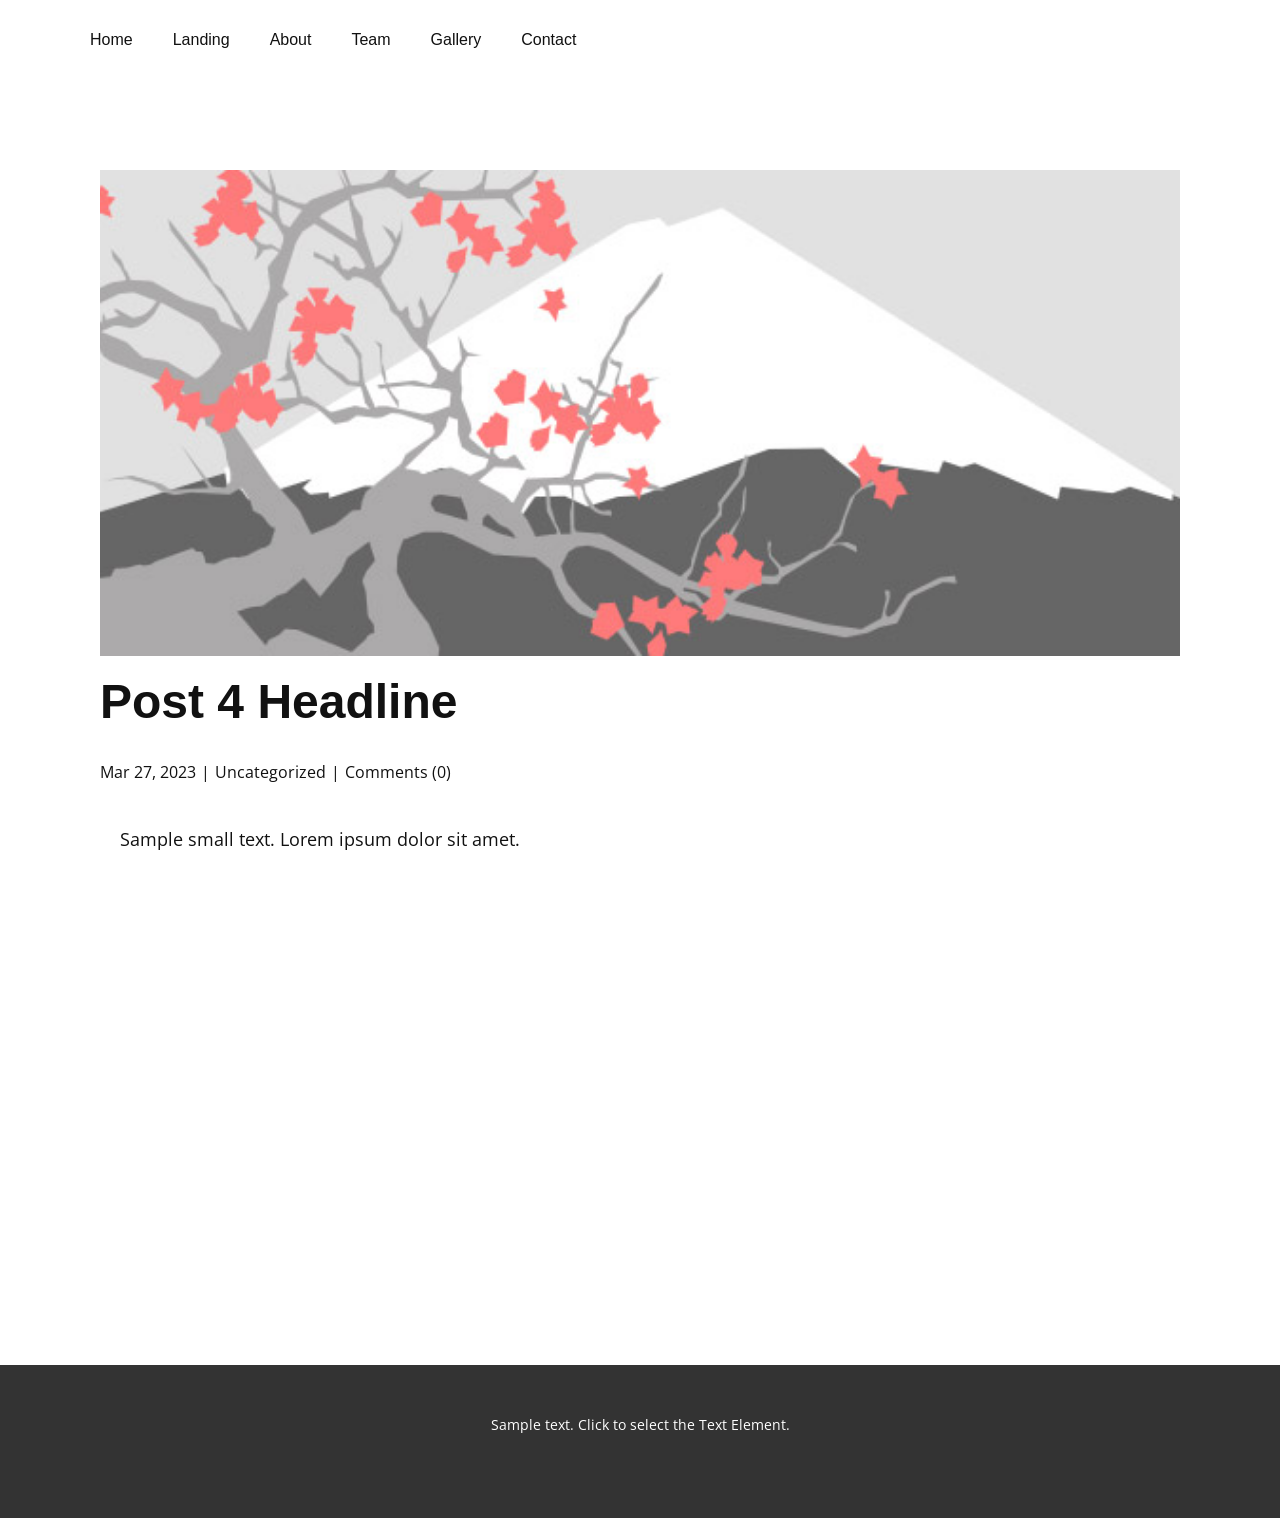
<file: blog/post-3.html>
<!DOCTYPE html>
<html style="font-size: 16px;" lang="en"><head>
    <meta name="viewport" content="width=device-width, initial-scale=1.0">
    <meta charset="utf-8">
    <meta name="keywords" content="Post 1 Headline">
    <meta name="description" content="">
    <title>Post 4 Headline</title>
    <link rel="stylesheet" href="../nicepage.css" media="screen">
<link rel="stylesheet" href="../Post-Template.css" media="screen">
    <script class="u-script" type="text/javascript" src="../jquery.js" defer=""></script>
    <script class="u-script" type="text/javascript" src="../nicepage.js" defer=""></script>
    <meta name="generator" content="Nicepage 8.5.1, nicepage.com">
    
    
    
    <link id="u-page-google-font" rel="stylesheet" href="https://fonts.googleapis.com/css2?display=swap&amp;family=Roboto:ital,wght@0,100;0,200;0,300;0,400;0,500;0,600;0,700;0,800;0,900;1,100;1,200;1,300;1,400;1,500;1,600;1,700;1,800;1,900&amp;family=Open+Sans:ital,wght@0,300;0,400;0,500;0,600;0,700;0,800;1,300;1,400;1,500;1,600;1,700;1,800">
    <script type="application/ld+json">{
		"@context": "http://schema.org",
		"@type": "Organization",
		"name": ""
}</script>
    <meta name="theme-color" content="#6f66ee">
  <meta data-intl-tel-input-cdn-path="intlTelInput/"></head>
  <body data-path-to-root="./" data-include-products="false" class="u-body u-xl-mode" data-lang="en"><header class="u-clearfix u-container-align-left u-header u-header" id="sec-6772"><div class="u-clearfix u-sheet u-valign-middle u-sheet-1">
        <nav class="u-menu u-menu-one-level u-offcanvas u-menu-1" role="navigation" aria-label="Menu navigation">
          <div class="menu-collapse u-custom-font u-font-ubuntu" style="font-size: 1rem; letter-spacing: 0px; font-weight: 700;">
            <a class="u-button-style u-custom-left-right-menu-spacing u-custom-padding-bottom u-custom-text-hover-color u-custom-top-bottom-menu-spacing u-hamburger-link u-nav-link u-text-active-palette-1-base u-text-hover-palette-2-base" href="#" tabindex="-1" aria-label="Open menu" aria-controls="7972">
              <svg class="u-svg-link" viewBox="0 0 24 24"><use xlink:href="#menu-hamburger"></use></svg>
              <svg class="u-svg-content" version="1.1" id="menu-hamburger" viewBox="0 0 16 16" x="0px" y="0px" xmlns:xlink="http://www.w3.org/1999/xlink" xmlns="http://www.w3.org/2000/svg"><g><rect y="1" width="16" height="2"></rect><rect y="7" width="16" height="2"></rect><rect y="13" width="16" height="2"></rect>
</g></svg>
            </a>
          </div>
          <div class="u-custom-menu u-nav-container">
            <ul class="u-custom-font u-font-ubuntu u-nav u-unstyled u-nav-1" role="menubar"><li class="u-nav-item" role="none"><a class="u-button-style u-nav-link u-text-active-palette-1-base u-text-hover-palette-1-light-2 u-nav-link-2" href="../" role="menuitem">Home</a>
</li><li class="u-nav-item" role="none"><a class="u-button-style u-nav-link u-text-active-palette-1-base u-text-hover-palette-1-light-2 u-nav-link-2" href="../Landing.html" role="menuitem">Landing</a>
</li><li class="u-nav-item" role="none"><a class="u-button-style u-nav-link u-text-active-palette-1-base u-text-hover-palette-1-light-2 u-nav-link-2" href="../About.html" role="menuitem">About</a>
</li><li class="u-nav-item" role="none"><a class="u-button-style u-nav-link u-text-active-palette-1-base u-text-hover-palette-1-light-2 u-nav-link-2" href="../Team.html" role="menuitem">Team</a>
</li><li class="u-nav-item" role="none"><a class="u-button-style u-nav-link u-text-active-palette-1-base u-text-hover-palette-1-light-2 u-nav-link-2" href="../Gallery.html" role="menuitem">Gallery</a>
</li><li class="u-nav-item" role="none"><a class="u-button-style u-nav-link u-text-active-palette-1-base u-text-hover-palette-1-light-2 u-nav-link-2" href="../Contact.html" role="menuitem">Contact</a>
</li></ul>
          </div>
          <div class="u-custom-menu u-nav-container-collapse" id="7972" role="region" aria-label="Menu panel">
            <div class="u-black u-container-style u-inner-container-layout u-opacity u-opacity-95 u-sidenav">
              <div class="u-inner-container-layout u-sidenav-overflow">
                <div class="u-menu-close" tabindex="-1" aria-label="Close menu"></div>
                <ul class="u-align-center u-nav u-popupmenu-items u-unstyled u-nav-2"><li class="u-nav-item"><a class="u-button-style u-nav-link" href="../">Home</a>
</li><li class="u-nav-item"><a class="u-button-style u-nav-link" href="../Landing.html">Landing</a>
</li><li class="u-nav-item"><a class="u-button-style u-nav-link" href="../About.html">About</a>
</li><li class="u-nav-item"><a class="u-button-style u-nav-link" href="../Team.html">Team</a>
</li><li class="u-nav-item"><a class="u-button-style u-nav-link" href="../Gallery.html">Gallery</a>
</li><li class="u-nav-item"><a class="u-button-style u-nav-link" href="../Contact.html">Contact</a>
</li></ul>
              </div>
            </div>
            <div class="u-black u-menu-overlay u-opacity u-opacity-70"></div>
          </div>
        </nav>
      </div></header>
    <section class="u-align-center u-clearfix u-section-1" id="block-2">
      <div class="u-clearfix u-sheet u-valign-middle-md u-valign-middle-sm u-valign-middle-xs u-sheet-1"><!--post_details--><!--post_details_options_json--><!--{"source":""}--><!--/post_details_options_json--><!--blog_post-->
        <div class="u-container-style u-expanded-width u-post-details u-post-details-1">
          <div class="u-container-layout u-valign-middle u-container-layout-1"><!--blog_post_image-->
            <img alt="" class="u-blog-control u-expanded-width u-image u-image-default u-image-1" src="../images/0fd3416c.jpeg"><!--/blog_post_image--><!--blog_post_header-->
            <h2 class="u-blog-control u-text u-text-1">Post 4 Headline</h2><!--/blog_post_header--><!--blog_post_metadata-->
            <div class="u-blog-control u-metadata u-metadata-1"><!--blog_post_metadata_date--><span class="u-meta-date u-meta-icon">Mar 27, 2023</span><!--/blog_post_metadata_date--><!--blog_post_metadata_category--><span class="u-meta-category u-meta-icon"><a href="/blog/blog.html#/blog-1///">Uncategorized</a></span><!--/blog_post_metadata_category--><!--blog_post_metadata_comments--><span class="u-meta-comments u-meta-icon"><!--blog_post_metadata_comments_content-->Comments (0)<!--/blog_post_metadata_comments_content--></span><!--/blog_post_metadata_comments-->
            </div><!--/blog_post_metadata--><!--blog_post_content-->
            <div class="u-align-justify u-blog-control u-post-content u-text u-text-2 fr-view">
  <p>
    <meta name="viewport" content="width=device-width, initial-scale=1.0">
    <meta charset="utf-8">
    <meta name="keywords" content=""><meta name="description" content="">
    <title></title>
    <link rel="stylesheet" href="/nicepage.css" media="screen" class="u-static-style"><link rel="stylesheet" href="/nicepage.css" media="screen">
    <script class="u-script" type="text/javascript" src="//capp.nicepage.com/assets/jquery-1.9.1.min.js" defer=""></script>
    <script class="u-script" type="text/javascript" src="//capp.nicepage.com/16c18e50c9ed7e0d3d8e1cf6ec209b2df92bb34c/nicepage.js" defer=""></script>
</p><section class="u-clearfix u-valign-top u-block-49e9-1" custom-posts-hash="T" data-section-properties="{&quot;margin&quot;:&quot;none&quot;,&quot;stretch&quot;:true}" data-id="49e9" data-posts-content="[{'images':[],'maps':[],'videos':[],'icons':[],'textWidth':'','textHeight':'','id':1,'headingProp':'h3','textProp':'text'}]" style="min-height: 500px">
  <div class="u-clearfix u-rich-text u-text u-block-49e9-4" data-state="{&quot;margin-top&quot;:{&quot;shouldApplyDefaultMargins&quot;:{&quot;XL&quot;:false,&quot;LG&quot;:false,&quot;MD&quot;:false,&quot;SM&quot;:true,&quot;XS&quot;:true},&quot;parentVerticalAlign&quot;:{&quot;XL&quot;:&quot;top&quot;,&quot;LG&quot;:&quot;top&quot;,&quot;MD&quot;:&quot;top&quot;,&quot;SM&quot;:&quot;top&quot;,&quot;XS&quot;:&quot;top&quot;}},&quot;margin-bottom&quot;:{&quot;shouldApplyDefaultMargins&quot;:{&quot;XL&quot;:false,&quot;LG&quot;:false,&quot;MD&quot;:false,&quot;SM&quot;:true,&quot;XS&quot;:true},&quot;parentVerticalAlign&quot;:{&quot;XL&quot;:&quot;top&quot;,&quot;LG&quot;:&quot;top&quot;,&quot;MD&quot;:&quot;top&quot;,&quot;SM&quot;:&quot;top&quot;,&quot;XS&quot;:&quot;top&quot;}}}" style="padding-left: 20px; padding-right: 20px">
  Sample small text. Lorem ipsum dolor sit amet.
  </div>
  <style data-mode="XL">@media (min-width: 1200px) {
  .u-block-49e9-1 {
    min-height: 500px;
  }
  .u-block-49e9-4 {
    padding-left: 20px;
    padding-right: 20px;
  }
}</style>
  <style data-mode="LG">@media (max-width: 1199px) and (min-width: 992px) {
  .u-block-49e9-1 {
    min-height: 500px;
  }
  .u-block-49e9-4 {
    padding-left: 20px;
    padding-right: 20px;
  }
}</style>
  <style data-mode="MD">@media (max-width: 991px) and (min-width: 768px) {
  .u-block-49e9-1 {
    min-height: 500px;
  }
  .u-block-49e9-4 {
    padding-left: 20px;
    padding-right: 20px;
  }
}</style>
  <style data-mode="SM">@media (max-width: 767px) and (min-width: 576px) {
  .u-block-49e9-1 {
    min-height: 500px;
  }
  .u-block-49e9-4 {
    padding-left: 20px;
    padding-right: 20px;
    margin-top: 60px;
    margin-bottom: 60px;
  }
}</style>
  <style data-mode="XS">@media (max-width: 575px) {
  .u-block-49e9-1 {
    min-height: 500px;
  }
  .u-block-49e9-4 {
    padding-left: 20px;
    padding-right: 20px;
    margin-top: 60px;
    margin-bottom: 60px;
  }
}</style>
</section>
<p></p>
  </div><!--/blog_post_content-->
          </div>
        </div><!--/blog_post--><!--/post_details-->
      </div>
    </section>
    
    
    
    <footer class="u-align-center u-clearfix u-container-align-center u-footer u-grey-80 u-footer" id="sec-6200"><div class="u-clearfix u-sheet u-sheet-1">
        <p class="u-small-text u-text u-text-variant u-text-1">Sample text. Click to select the Text Element.</p>
      </div></footer>
    <section class="u-backlink u-clearfix u-grey-80"></section>
  
</body></html>
</file>
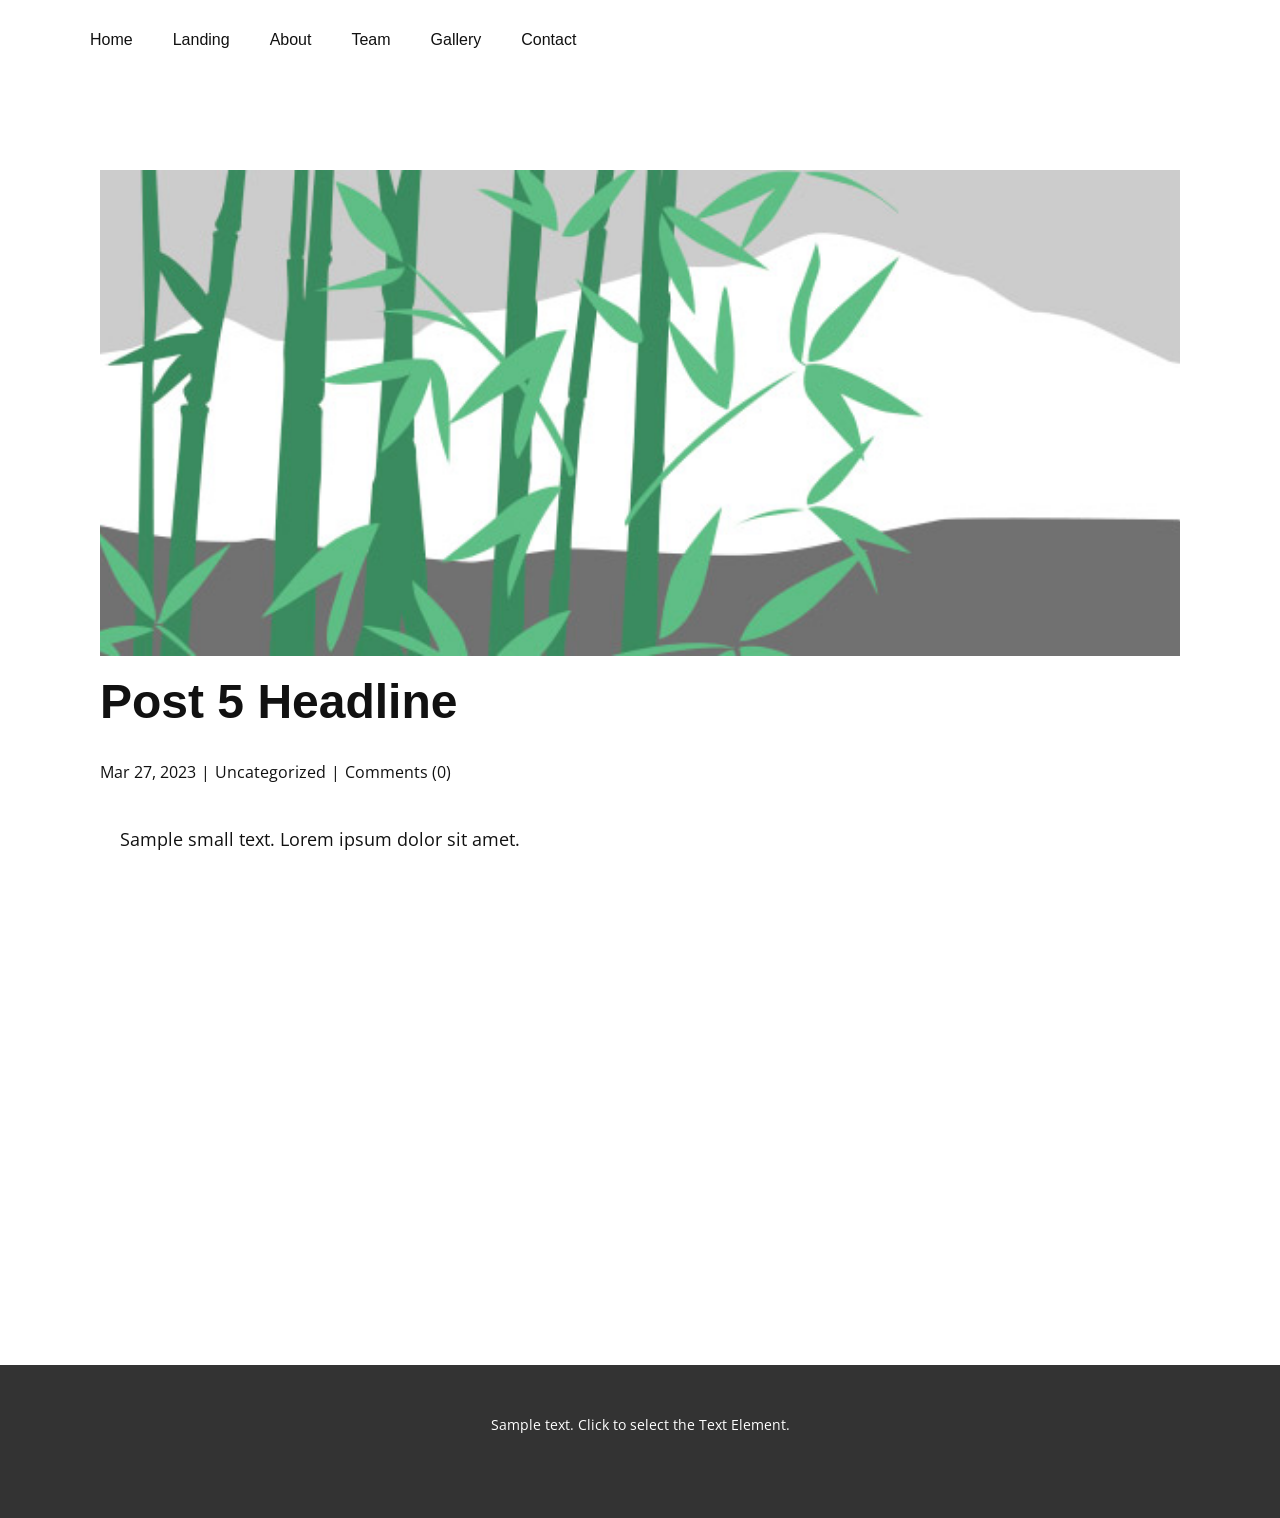
<file: blog/post-4.html>
<!DOCTYPE html>
<html style="font-size: 16px;" lang="en"><head>
    <meta name="viewport" content="width=device-width, initial-scale=1.0">
    <meta charset="utf-8">
    <meta name="keywords" content="Post 1 Headline">
    <meta name="description" content="">
    <title>Post 5 Headline</title>
    <link rel="stylesheet" href="../nicepage.css" media="screen">
<link rel="stylesheet" href="../Post-Template.css" media="screen">
    <script class="u-script" type="text/javascript" src="../jquery.js" defer=""></script>
    <script class="u-script" type="text/javascript" src="../nicepage.js" defer=""></script>
    <meta name="generator" content="Nicepage 8.5.1, nicepage.com">
    
    
    
    <link id="u-page-google-font" rel="stylesheet" href="https://fonts.googleapis.com/css2?display=swap&amp;family=Roboto:ital,wght@0,100;0,200;0,300;0,400;0,500;0,600;0,700;0,800;0,900;1,100;1,200;1,300;1,400;1,500;1,600;1,700;1,800;1,900&amp;family=Open+Sans:ital,wght@0,300;0,400;0,500;0,600;0,700;0,800;1,300;1,400;1,500;1,600;1,700;1,800">
    <script type="application/ld+json">{
		"@context": "http://schema.org",
		"@type": "Organization",
		"name": ""
}</script>
    <meta name="theme-color" content="#6f66ee">
  <meta data-intl-tel-input-cdn-path="intlTelInput/"></head>
  <body data-path-to-root="./" data-include-products="false" class="u-body u-xl-mode" data-lang="en"><header class="u-clearfix u-container-align-left u-header u-header" id="sec-6772"><div class="u-clearfix u-sheet u-valign-middle u-sheet-1">
        <nav class="u-menu u-menu-one-level u-offcanvas u-menu-1" role="navigation" aria-label="Menu navigation">
          <div class="menu-collapse u-custom-font u-font-ubuntu" style="font-size: 1rem; letter-spacing: 0px; font-weight: 700;">
            <a class="u-button-style u-custom-left-right-menu-spacing u-custom-padding-bottom u-custom-text-hover-color u-custom-top-bottom-menu-spacing u-hamburger-link u-nav-link u-text-active-palette-1-base u-text-hover-palette-2-base" href="#" tabindex="-1" aria-label="Open menu" aria-controls="7972">
              <svg class="u-svg-link" viewBox="0 0 24 24"><use xlink:href="#menu-hamburger"></use></svg>
              <svg class="u-svg-content" version="1.1" id="menu-hamburger" viewBox="0 0 16 16" x="0px" y="0px" xmlns:xlink="http://www.w3.org/1999/xlink" xmlns="http://www.w3.org/2000/svg"><g><rect y="1" width="16" height="2"></rect><rect y="7" width="16" height="2"></rect><rect y="13" width="16" height="2"></rect>
</g></svg>
            </a>
          </div>
          <div class="u-custom-menu u-nav-container">
            <ul class="u-custom-font u-font-ubuntu u-nav u-unstyled u-nav-1" role="menubar"><li class="u-nav-item" role="none"><a class="u-button-style u-nav-link u-text-active-palette-1-base u-text-hover-palette-1-light-2 u-nav-link-2" href="../" role="menuitem">Home</a>
</li><li class="u-nav-item" role="none"><a class="u-button-style u-nav-link u-text-active-palette-1-base u-text-hover-palette-1-light-2 u-nav-link-2" href="../Landing.html" role="menuitem">Landing</a>
</li><li class="u-nav-item" role="none"><a class="u-button-style u-nav-link u-text-active-palette-1-base u-text-hover-palette-1-light-2 u-nav-link-2" href="../About.html" role="menuitem">About</a>
</li><li class="u-nav-item" role="none"><a class="u-button-style u-nav-link u-text-active-palette-1-base u-text-hover-palette-1-light-2 u-nav-link-2" href="../Team.html" role="menuitem">Team</a>
</li><li class="u-nav-item" role="none"><a class="u-button-style u-nav-link u-text-active-palette-1-base u-text-hover-palette-1-light-2 u-nav-link-2" href="../Gallery.html" role="menuitem">Gallery</a>
</li><li class="u-nav-item" role="none"><a class="u-button-style u-nav-link u-text-active-palette-1-base u-text-hover-palette-1-light-2 u-nav-link-2" href="../Contact.html" role="menuitem">Contact</a>
</li></ul>
          </div>
          <div class="u-custom-menu u-nav-container-collapse" id="7972" role="region" aria-label="Menu panel">
            <div class="u-black u-container-style u-inner-container-layout u-opacity u-opacity-95 u-sidenav">
              <div class="u-inner-container-layout u-sidenav-overflow">
                <div class="u-menu-close" tabindex="-1" aria-label="Close menu"></div>
                <ul class="u-align-center u-nav u-popupmenu-items u-unstyled u-nav-2"><li class="u-nav-item"><a class="u-button-style u-nav-link" href="../">Home</a>
</li><li class="u-nav-item"><a class="u-button-style u-nav-link" href="../Landing.html">Landing</a>
</li><li class="u-nav-item"><a class="u-button-style u-nav-link" href="../About.html">About</a>
</li><li class="u-nav-item"><a class="u-button-style u-nav-link" href="../Team.html">Team</a>
</li><li class="u-nav-item"><a class="u-button-style u-nav-link" href="../Gallery.html">Gallery</a>
</li><li class="u-nav-item"><a class="u-button-style u-nav-link" href="../Contact.html">Contact</a>
</li></ul>
              </div>
            </div>
            <div class="u-black u-menu-overlay u-opacity u-opacity-70"></div>
          </div>
        </nav>
      </div></header>
    <section class="u-align-center u-clearfix u-section-1" id="block-2">
      <div class="u-clearfix u-sheet u-valign-middle-md u-valign-middle-sm u-valign-middle-xs u-sheet-1"><!--post_details--><!--post_details_options_json--><!--{"source":""}--><!--/post_details_options_json--><!--blog_post-->
        <div class="u-container-style u-expanded-width u-post-details u-post-details-1">
          <div class="u-container-layout u-valign-middle u-container-layout-1"><!--blog_post_image-->
            <img alt="" class="u-blog-control u-expanded-width u-image u-image-default u-image-1" src="../images/68f64b9d.jpeg"><!--/blog_post_image--><!--blog_post_header-->
            <h2 class="u-blog-control u-text u-text-1">Post 5 Headline</h2><!--/blog_post_header--><!--blog_post_metadata-->
            <div class="u-blog-control u-metadata u-metadata-1"><!--blog_post_metadata_date--><span class="u-meta-date u-meta-icon">Mar 27, 2023</span><!--/blog_post_metadata_date--><!--blog_post_metadata_category--><span class="u-meta-category u-meta-icon"><a href="/blog/blog.html#/blog-1///">Uncategorized</a></span><!--/blog_post_metadata_category--><!--blog_post_metadata_comments--><span class="u-meta-comments u-meta-icon"><!--blog_post_metadata_comments_content-->Comments (0)<!--/blog_post_metadata_comments_content--></span><!--/blog_post_metadata_comments-->
            </div><!--/blog_post_metadata--><!--blog_post_content-->
            <div class="u-align-justify u-blog-control u-post-content u-text u-text-2 fr-view">
  <p>
    <meta name="viewport" content="width=device-width, initial-scale=1.0">
    <meta charset="utf-8">
    <meta name="keywords" content=""><meta name="description" content="">
    <title></title>
    <link rel="stylesheet" href="/nicepage.css" media="screen" class="u-static-style"><link rel="stylesheet" href="/nicepage.css" media="screen">
    <script class="u-script" type="text/javascript" src="//capp.nicepage.com/assets/jquery-1.9.1.min.js" defer=""></script>
    <script class="u-script" type="text/javascript" src="//capp.nicepage.com/16c18e50c9ed7e0d3d8e1cf6ec209b2df92bb34c/nicepage.js" defer=""></script>
</p><section class="u-clearfix u-valign-top u-block-1d09-1" custom-posts-hash="T" data-section-properties="{&quot;margin&quot;:&quot;none&quot;,&quot;stretch&quot;:true}" data-id="1d09" data-posts-content="[{'images':[],'maps':[],'videos':[],'icons':[],'textWidth':'','textHeight':'','id':1,'headingProp':'h3','textProp':'text'}]" style="min-height: 500px">
  <div class="u-clearfix u-rich-text u-text u-block-1d09-4" data-state="{&quot;margin-top&quot;:{&quot;shouldApplyDefaultMargins&quot;:{&quot;XL&quot;:false,&quot;LG&quot;:false,&quot;MD&quot;:false,&quot;SM&quot;:true,&quot;XS&quot;:true},&quot;parentVerticalAlign&quot;:{&quot;XL&quot;:&quot;top&quot;,&quot;LG&quot;:&quot;top&quot;,&quot;MD&quot;:&quot;top&quot;,&quot;SM&quot;:&quot;top&quot;,&quot;XS&quot;:&quot;top&quot;}},&quot;margin-bottom&quot;:{&quot;shouldApplyDefaultMargins&quot;:{&quot;XL&quot;:false,&quot;LG&quot;:false,&quot;MD&quot;:false,&quot;SM&quot;:true,&quot;XS&quot;:true},&quot;parentVerticalAlign&quot;:{&quot;XL&quot;:&quot;top&quot;,&quot;LG&quot;:&quot;top&quot;,&quot;MD&quot;:&quot;top&quot;,&quot;SM&quot;:&quot;top&quot;,&quot;XS&quot;:&quot;top&quot;}}}" style="padding-left: 20px; padding-right: 20px">
  Sample small text. Lorem ipsum dolor sit amet.
  </div>
  <style data-mode="XL">@media (min-width: 1200px) {
  .u-block-1d09-1 {
    min-height: 500px;
  }
  .u-block-1d09-4 {
    padding-left: 20px;
    padding-right: 20px;
  }
}</style>
  <style data-mode="LG">@media (max-width: 1199px) and (min-width: 992px) {
  .u-block-1d09-1 {
    min-height: 500px;
  }
  .u-block-1d09-4 {
    padding-left: 20px;
    padding-right: 20px;
  }
}</style>
  <style data-mode="MD">@media (max-width: 991px) and (min-width: 768px) {
  .u-block-1d09-1 {
    min-height: 500px;
  }
  .u-block-1d09-4 {
    padding-left: 20px;
    padding-right: 20px;
  }
}</style>
  <style data-mode="SM">@media (max-width: 767px) and (min-width: 576px) {
  .u-block-1d09-1 {
    min-height: 500px;
  }
  .u-block-1d09-4 {
    padding-left: 20px;
    padding-right: 20px;
    margin-top: 60px;
    margin-bottom: 60px;
  }
}</style>
  <style data-mode="XS">@media (max-width: 575px) {
  .u-block-1d09-1 {
    min-height: 500px;
  }
  .u-block-1d09-4 {
    padding-left: 20px;
    padding-right: 20px;
    margin-top: 60px;
    margin-bottom: 60px;
  }
}</style>
</section>
<p></p>
  </div><!--/blog_post_content-->
          </div>
        </div><!--/blog_post--><!--/post_details-->
      </div>
    </section>
    
    
    
    <footer class="u-align-center u-clearfix u-container-align-center u-footer u-grey-80 u-footer" id="sec-6200"><div class="u-clearfix u-sheet u-sheet-1">
        <p class="u-small-text u-text u-text-variant u-text-1">Sample text. Click to select the Text Element.</p>
      </div></footer>
    <section class="u-backlink u-clearfix u-grey-80"></section>
  
</body></html>
</file>
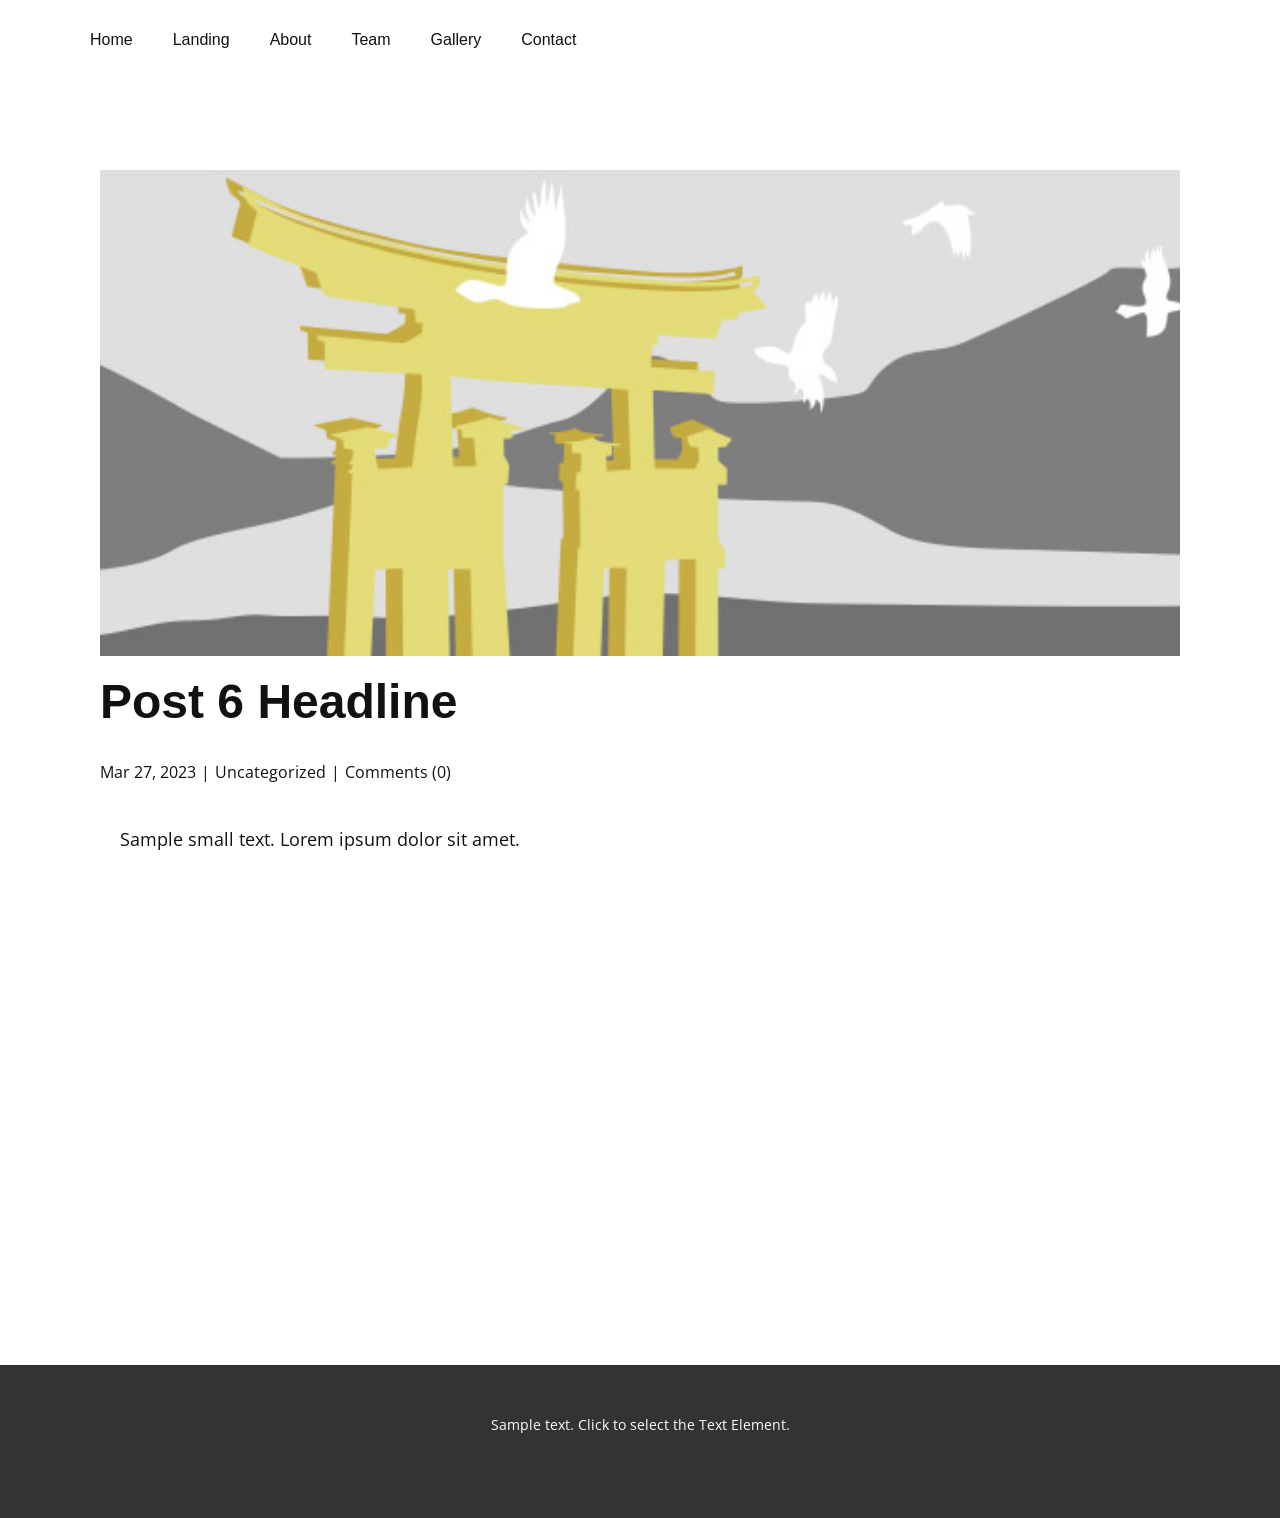
<file: blog/post-5.html>
<!DOCTYPE html>
<html style="font-size: 16px;" lang="en"><head>
    <meta name="viewport" content="width=device-width, initial-scale=1.0">
    <meta charset="utf-8">
    <meta name="keywords" content="Post 1 Headline">
    <meta name="description" content="">
    <title>Post 6 Headline</title>
    <link rel="stylesheet" href="../nicepage.css" media="screen">
<link rel="stylesheet" href="../Post-Template.css" media="screen">
    <script class="u-script" type="text/javascript" src="../jquery.js" defer=""></script>
    <script class="u-script" type="text/javascript" src="../nicepage.js" defer=""></script>
    <meta name="generator" content="Nicepage 8.5.1, nicepage.com">
    
    
    
    <link id="u-page-google-font" rel="stylesheet" href="https://fonts.googleapis.com/css2?display=swap&amp;family=Roboto:ital,wght@0,100;0,200;0,300;0,400;0,500;0,600;0,700;0,800;0,900;1,100;1,200;1,300;1,400;1,500;1,600;1,700;1,800;1,900&amp;family=Open+Sans:ital,wght@0,300;0,400;0,500;0,600;0,700;0,800;1,300;1,400;1,500;1,600;1,700;1,800">
    <script type="application/ld+json">{
		"@context": "http://schema.org",
		"@type": "Organization",
		"name": ""
}</script>
    <meta name="theme-color" content="#6f66ee">
  <meta data-intl-tel-input-cdn-path="intlTelInput/"></head>
  <body data-path-to-root="./" data-include-products="false" class="u-body u-xl-mode" data-lang="en"><header class="u-clearfix u-container-align-left u-header u-header" id="sec-6772"><div class="u-clearfix u-sheet u-valign-middle u-sheet-1">
        <nav class="u-menu u-menu-one-level u-offcanvas u-menu-1" role="navigation" aria-label="Menu navigation">
          <div class="menu-collapse u-custom-font u-font-ubuntu" style="font-size: 1rem; letter-spacing: 0px; font-weight: 700;">
            <a class="u-button-style u-custom-left-right-menu-spacing u-custom-padding-bottom u-custom-text-hover-color u-custom-top-bottom-menu-spacing u-hamburger-link u-nav-link u-text-active-palette-1-base u-text-hover-palette-2-base" href="#" tabindex="-1" aria-label="Open menu" aria-controls="7972">
              <svg class="u-svg-link" viewBox="0 0 24 24"><use xlink:href="#menu-hamburger"></use></svg>
              <svg class="u-svg-content" version="1.1" id="menu-hamburger" viewBox="0 0 16 16" x="0px" y="0px" xmlns:xlink="http://www.w3.org/1999/xlink" xmlns="http://www.w3.org/2000/svg"><g><rect y="1" width="16" height="2"></rect><rect y="7" width="16" height="2"></rect><rect y="13" width="16" height="2"></rect>
</g></svg>
            </a>
          </div>
          <div class="u-custom-menu u-nav-container">
            <ul class="u-custom-font u-font-ubuntu u-nav u-unstyled u-nav-1" role="menubar"><li class="u-nav-item" role="none"><a class="u-button-style u-nav-link u-text-active-palette-1-base u-text-hover-palette-1-light-2 u-nav-link-2" href="../" role="menuitem">Home</a>
</li><li class="u-nav-item" role="none"><a class="u-button-style u-nav-link u-text-active-palette-1-base u-text-hover-palette-1-light-2 u-nav-link-2" href="../Landing.html" role="menuitem">Landing</a>
</li><li class="u-nav-item" role="none"><a class="u-button-style u-nav-link u-text-active-palette-1-base u-text-hover-palette-1-light-2 u-nav-link-2" href="../About.html" role="menuitem">About</a>
</li><li class="u-nav-item" role="none"><a class="u-button-style u-nav-link u-text-active-palette-1-base u-text-hover-palette-1-light-2 u-nav-link-2" href="../Team.html" role="menuitem">Team</a>
</li><li class="u-nav-item" role="none"><a class="u-button-style u-nav-link u-text-active-palette-1-base u-text-hover-palette-1-light-2 u-nav-link-2" href="../Gallery.html" role="menuitem">Gallery</a>
</li><li class="u-nav-item" role="none"><a class="u-button-style u-nav-link u-text-active-palette-1-base u-text-hover-palette-1-light-2 u-nav-link-2" href="../Contact.html" role="menuitem">Contact</a>
</li></ul>
          </div>
          <div class="u-custom-menu u-nav-container-collapse" id="7972" role="region" aria-label="Menu panel">
            <div class="u-black u-container-style u-inner-container-layout u-opacity u-opacity-95 u-sidenav">
              <div class="u-inner-container-layout u-sidenav-overflow">
                <div class="u-menu-close" tabindex="-1" aria-label="Close menu"></div>
                <ul class="u-align-center u-nav u-popupmenu-items u-unstyled u-nav-2"><li class="u-nav-item"><a class="u-button-style u-nav-link" href="../">Home</a>
</li><li class="u-nav-item"><a class="u-button-style u-nav-link" href="../Landing.html">Landing</a>
</li><li class="u-nav-item"><a class="u-button-style u-nav-link" href="../About.html">About</a>
</li><li class="u-nav-item"><a class="u-button-style u-nav-link" href="../Team.html">Team</a>
</li><li class="u-nav-item"><a class="u-button-style u-nav-link" href="../Gallery.html">Gallery</a>
</li><li class="u-nav-item"><a class="u-button-style u-nav-link" href="../Contact.html">Contact</a>
</li></ul>
              </div>
            </div>
            <div class="u-black u-menu-overlay u-opacity u-opacity-70"></div>
          </div>
        </nav>
      </div></header>
    <section class="u-align-center u-clearfix u-section-1" id="block-2">
      <div class="u-clearfix u-sheet u-valign-middle-md u-valign-middle-sm u-valign-middle-xs u-sheet-1"><!--post_details--><!--post_details_options_json--><!--{"source":""}--><!--/post_details_options_json--><!--blog_post-->
        <div class="u-container-style u-expanded-width u-post-details u-post-details-1">
          <div class="u-container-layout u-valign-middle u-container-layout-1"><!--blog_post_image-->
            <img alt="" class="u-blog-control u-expanded-width u-image u-image-default u-image-1" src="../images/8ad73f3c.jpeg"><!--/blog_post_image--><!--blog_post_header-->
            <h2 class="u-blog-control u-text u-text-1">Post 6 Headline</h2><!--/blog_post_header--><!--blog_post_metadata-->
            <div class="u-blog-control u-metadata u-metadata-1"><!--blog_post_metadata_date--><span class="u-meta-date u-meta-icon">Mar 27, 2023</span><!--/blog_post_metadata_date--><!--blog_post_metadata_category--><span class="u-meta-category u-meta-icon"><a href="/blog/blog.html#/blog-1///">Uncategorized</a></span><!--/blog_post_metadata_category--><!--blog_post_metadata_comments--><span class="u-meta-comments u-meta-icon"><!--blog_post_metadata_comments_content-->Comments (0)<!--/blog_post_metadata_comments_content--></span><!--/blog_post_metadata_comments-->
            </div><!--/blog_post_metadata--><!--blog_post_content-->
            <div class="u-align-justify u-blog-control u-post-content u-text u-text-2 fr-view">
  <p>
    <meta name="viewport" content="width=device-width, initial-scale=1.0">
    <meta charset="utf-8">
    <meta name="keywords" content=""><meta name="description" content="">
    <title></title>
    <link rel="stylesheet" href="/nicepage.css" media="screen" class="u-static-style"><link rel="stylesheet" href="/nicepage.css" media="screen">
    <script class="u-script" type="text/javascript" src="//capp.nicepage.com/assets/jquery-1.9.1.min.js" defer=""></script>
    <script class="u-script" type="text/javascript" src="//capp.nicepage.com/16c18e50c9ed7e0d3d8e1cf6ec209b2df92bb34c/nicepage.js" defer=""></script>
</p><section class="u-clearfix u-valign-top u-block-a5de-1" custom-posts-hash="T" data-section-properties="{&quot;margin&quot;:&quot;none&quot;,&quot;stretch&quot;:true}" data-id="a5de" data-posts-content="[{'images':[],'maps':[],'videos':[],'icons':[],'textWidth':'','textHeight':'','id':1,'headingProp':'h3','textProp':'text'}]" style="min-height: 500px">
  <div class="u-clearfix u-rich-text u-text u-block-a5de-4" data-state="{&quot;margin-top&quot;:{&quot;shouldApplyDefaultMargins&quot;:{&quot;XL&quot;:false,&quot;LG&quot;:false,&quot;MD&quot;:false,&quot;SM&quot;:true,&quot;XS&quot;:true},&quot;parentVerticalAlign&quot;:{&quot;XL&quot;:&quot;top&quot;,&quot;LG&quot;:&quot;top&quot;,&quot;MD&quot;:&quot;top&quot;,&quot;SM&quot;:&quot;top&quot;,&quot;XS&quot;:&quot;top&quot;}},&quot;margin-bottom&quot;:{&quot;shouldApplyDefaultMargins&quot;:{&quot;XL&quot;:false,&quot;LG&quot;:false,&quot;MD&quot;:false,&quot;SM&quot;:true,&quot;XS&quot;:true},&quot;parentVerticalAlign&quot;:{&quot;XL&quot;:&quot;top&quot;,&quot;LG&quot;:&quot;top&quot;,&quot;MD&quot;:&quot;top&quot;,&quot;SM&quot;:&quot;top&quot;,&quot;XS&quot;:&quot;top&quot;}}}" style="padding-left: 20px; padding-right: 20px">
  Sample small text. Lorem ipsum dolor sit amet.
  </div>
  <style data-mode="XL">@media (min-width: 1200px) {
  .u-block-a5de-1 {
    min-height: 500px;
  }
  .u-block-a5de-4 {
    padding-left: 20px;
    padding-right: 20px;
  }
}</style>
  <style data-mode="LG">@media (max-width: 1199px) and (min-width: 992px) {
  .u-block-a5de-1 {
    min-height: 500px;
  }
  .u-block-a5de-4 {
    padding-left: 20px;
    padding-right: 20px;
  }
}</style>
  <style data-mode="MD">@media (max-width: 991px) and (min-width: 768px) {
  .u-block-a5de-1 {
    min-height: 500px;
  }
  .u-block-a5de-4 {
    padding-left: 20px;
    padding-right: 20px;
  }
}</style>
  <style data-mode="SM">@media (max-width: 767px) and (min-width: 576px) {
  .u-block-a5de-1 {
    min-height: 500px;
  }
  .u-block-a5de-4 {
    padding-left: 20px;
    padding-right: 20px;
    margin-top: 60px;
    margin-bottom: 60px;
  }
}</style>
  <style data-mode="XS">@media (max-width: 575px) {
  .u-block-a5de-1 {
    min-height: 500px;
  }
  .u-block-a5de-4 {
    padding-left: 20px;
    padding-right: 20px;
    margin-top: 60px;
    margin-bottom: 60px;
  }
}</style>
</section>
<p></p>
  </div><!--/blog_post_content-->
          </div>
        </div><!--/blog_post--><!--/post_details-->
      </div>
    </section>
    
    
    
    <footer class="u-align-center u-clearfix u-container-align-center u-footer u-grey-80 u-footer" id="sec-6200"><div class="u-clearfix u-sheet u-sheet-1">
        <p class="u-small-text u-text u-text-variant u-text-1">Sample text. Click to select the Text Element.</p>
      </div></footer>
    <section class="u-backlink u-clearfix u-grey-80"></section>
  
</body></html>
</file>
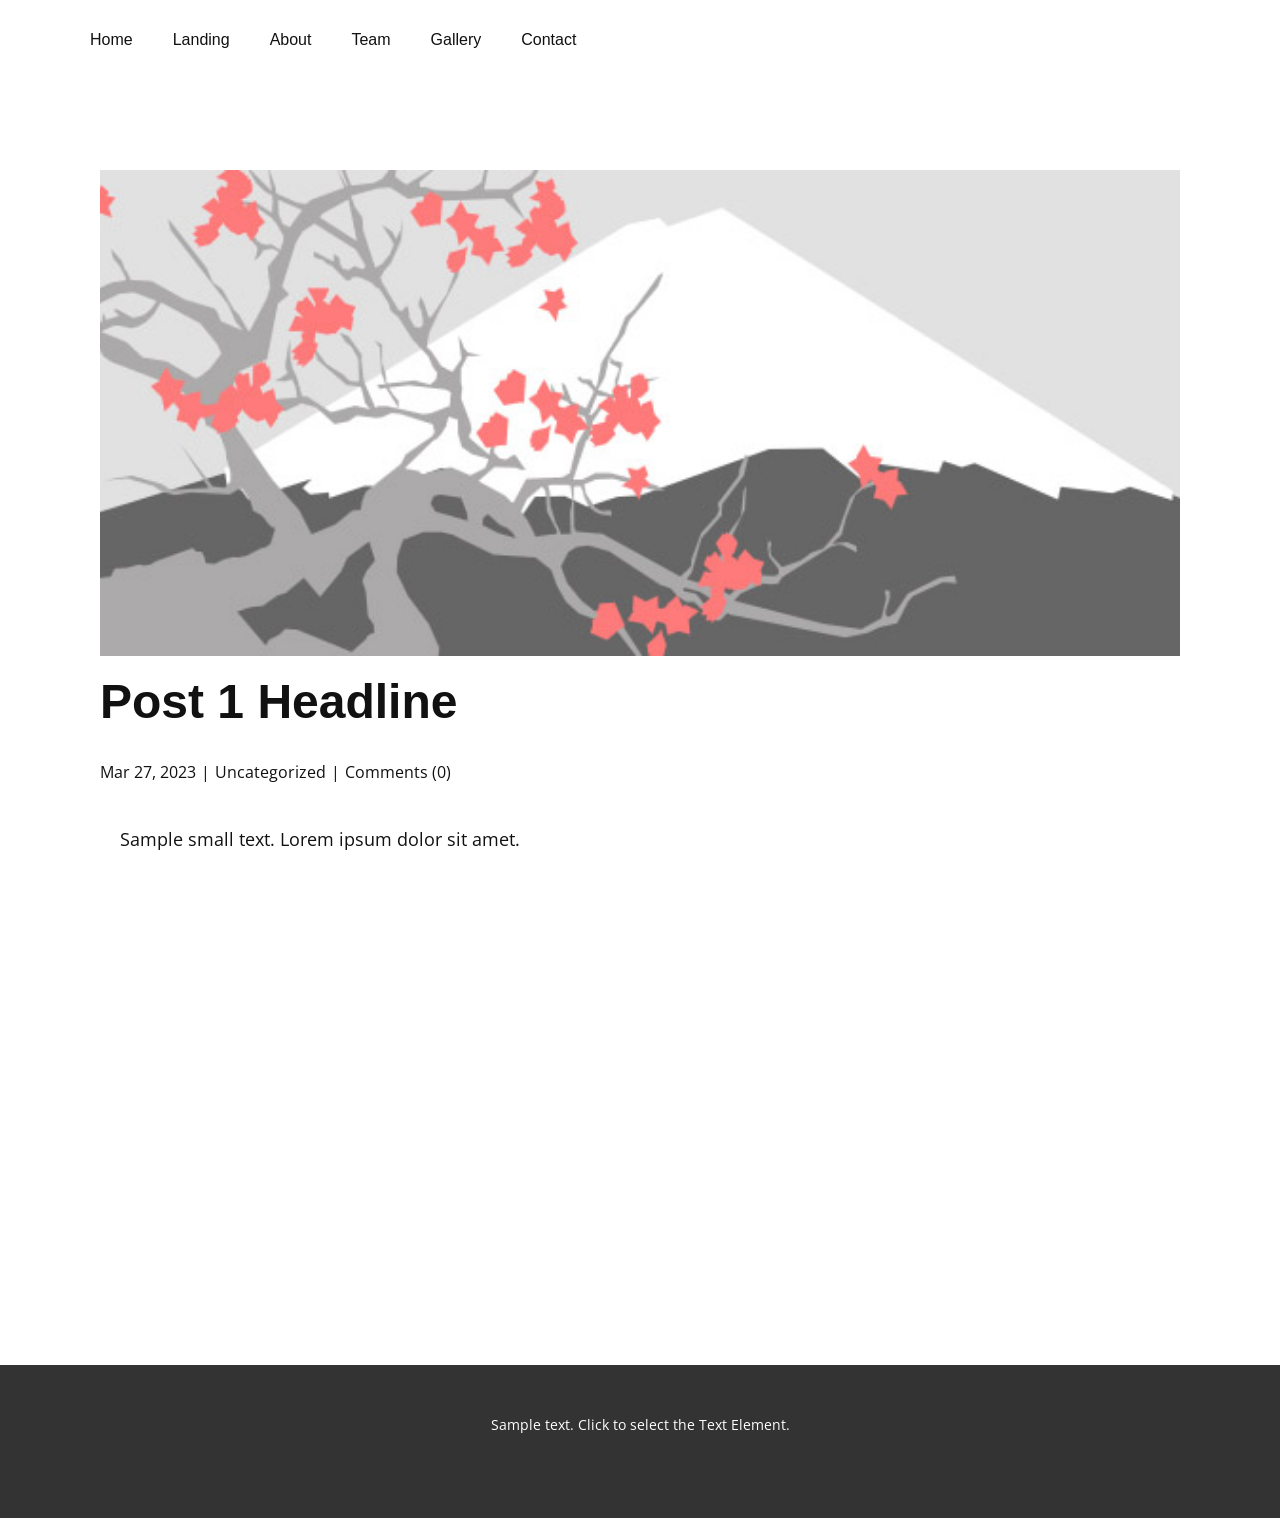
<file: blog/post.html>
<!DOCTYPE html>
<html style="font-size: 16px;" lang="en"><head>
    <meta name="viewport" content="width=device-width, initial-scale=1.0">
    <meta charset="utf-8">
    <meta name="keywords" content="Post 1 Headline">
    <meta name="description" content="">
    <title>Post 1 Headline</title>
    <link rel="stylesheet" href="../nicepage.css" media="screen">
<link rel="stylesheet" href="../Post-Template.css" media="screen">
    <script class="u-script" type="text/javascript" src="../jquery.js" defer=""></script>
    <script class="u-script" type="text/javascript" src="../nicepage.js" defer=""></script>
    <meta name="generator" content="Nicepage 8.5.1, nicepage.com">
    
    
    
    <link id="u-page-google-font" rel="stylesheet" href="https://fonts.googleapis.com/css2?display=swap&amp;family=Roboto:ital,wght@0,100;0,200;0,300;0,400;0,500;0,600;0,700;0,800;0,900;1,100;1,200;1,300;1,400;1,500;1,600;1,700;1,800;1,900&amp;family=Open+Sans:ital,wght@0,300;0,400;0,500;0,600;0,700;0,800;1,300;1,400;1,500;1,600;1,700;1,800">
    <script type="application/ld+json">{
		"@context": "http://schema.org",
		"@type": "Organization",
		"name": ""
}</script>
    <meta name="theme-color" content="#6f66ee">
  <meta data-intl-tel-input-cdn-path="intlTelInput/"></head>
  <body data-path-to-root="./" data-include-products="false" class="u-body u-xl-mode" data-lang="en"><header class="u-clearfix u-container-align-left u-header u-header" id="sec-6772"><div class="u-clearfix u-sheet u-valign-middle u-sheet-1">
        <nav class="u-menu u-menu-one-level u-offcanvas u-menu-1" role="navigation" aria-label="Menu navigation">
          <div class="menu-collapse u-custom-font u-font-ubuntu" style="font-size: 1rem; letter-spacing: 0px; font-weight: 700;">
            <a class="u-button-style u-custom-left-right-menu-spacing u-custom-padding-bottom u-custom-text-hover-color u-custom-top-bottom-menu-spacing u-hamburger-link u-nav-link u-text-active-palette-1-base u-text-hover-palette-2-base" href="#" tabindex="-1" aria-label="Open menu" aria-controls="7972">
              <svg class="u-svg-link" viewBox="0 0 24 24"><use xlink:href="#menu-hamburger"></use></svg>
              <svg class="u-svg-content" version="1.1" id="menu-hamburger" viewBox="0 0 16 16" x="0px" y="0px" xmlns:xlink="http://www.w3.org/1999/xlink" xmlns="http://www.w3.org/2000/svg"><g><rect y="1" width="16" height="2"></rect><rect y="7" width="16" height="2"></rect><rect y="13" width="16" height="2"></rect>
</g></svg>
            </a>
          </div>
          <div class="u-custom-menu u-nav-container">
            <ul class="u-custom-font u-font-ubuntu u-nav u-unstyled u-nav-1" role="menubar"><li class="u-nav-item" role="none"><a class="u-button-style u-nav-link u-text-active-palette-1-base u-text-hover-palette-1-light-2 u-nav-link-2" href="../" role="menuitem">Home</a>
</li><li class="u-nav-item" role="none"><a class="u-button-style u-nav-link u-text-active-palette-1-base u-text-hover-palette-1-light-2 u-nav-link-2" href="../Landing.html" role="menuitem">Landing</a>
</li><li class="u-nav-item" role="none"><a class="u-button-style u-nav-link u-text-active-palette-1-base u-text-hover-palette-1-light-2 u-nav-link-2" href="../About.html" role="menuitem">About</a>
</li><li class="u-nav-item" role="none"><a class="u-button-style u-nav-link u-text-active-palette-1-base u-text-hover-palette-1-light-2 u-nav-link-2" href="../Team.html" role="menuitem">Team</a>
</li><li class="u-nav-item" role="none"><a class="u-button-style u-nav-link u-text-active-palette-1-base u-text-hover-palette-1-light-2 u-nav-link-2" href="../Gallery.html" role="menuitem">Gallery</a>
</li><li class="u-nav-item" role="none"><a class="u-button-style u-nav-link u-text-active-palette-1-base u-text-hover-palette-1-light-2 u-nav-link-2" href="../Contact.html" role="menuitem">Contact</a>
</li></ul>
          </div>
          <div class="u-custom-menu u-nav-container-collapse" id="7972" role="region" aria-label="Menu panel">
            <div class="u-black u-container-style u-inner-container-layout u-opacity u-opacity-95 u-sidenav">
              <div class="u-inner-container-layout u-sidenav-overflow">
                <div class="u-menu-close" tabindex="-1" aria-label="Close menu"></div>
                <ul class="u-align-center u-nav u-popupmenu-items u-unstyled u-nav-2"><li class="u-nav-item"><a class="u-button-style u-nav-link" href="../">Home</a>
</li><li class="u-nav-item"><a class="u-button-style u-nav-link" href="../Landing.html">Landing</a>
</li><li class="u-nav-item"><a class="u-button-style u-nav-link" href="../About.html">About</a>
</li><li class="u-nav-item"><a class="u-button-style u-nav-link" href="../Team.html">Team</a>
</li><li class="u-nav-item"><a class="u-button-style u-nav-link" href="../Gallery.html">Gallery</a>
</li><li class="u-nav-item"><a class="u-button-style u-nav-link" href="../Contact.html">Contact</a>
</li></ul>
              </div>
            </div>
            <div class="u-black u-menu-overlay u-opacity u-opacity-70"></div>
          </div>
        </nav>
      </div></header>
    <section class="u-align-center u-clearfix u-section-1" id="block-2">
      <div class="u-clearfix u-sheet u-valign-middle-md u-valign-middle-sm u-valign-middle-xs u-sheet-1"><!--post_details--><!--post_details_options_json--><!--{"source":""}--><!--/post_details_options_json--><!--blog_post-->
        <div class="u-container-style u-expanded-width u-post-details u-post-details-1">
          <div class="u-container-layout u-valign-middle u-container-layout-1"><!--blog_post_image-->
            <img alt="" class="u-blog-control u-expanded-width u-image u-image-default u-image-1" src="../images/0fd3416c.jpeg"><!--/blog_post_image--><!--blog_post_header-->
            <h2 class="u-blog-control u-text u-text-1">Post 1 Headline</h2><!--/blog_post_header--><!--blog_post_metadata-->
            <div class="u-blog-control u-metadata u-metadata-1"><!--blog_post_metadata_date--><span class="u-meta-date u-meta-icon">Mar 27, 2023</span><!--/blog_post_metadata_date--><!--blog_post_metadata_category--><span class="u-meta-category u-meta-icon"><a href="/blog/blog.html#/blog-1///">Uncategorized</a></span><!--/blog_post_metadata_category--><!--blog_post_metadata_comments--><span class="u-meta-comments u-meta-icon"><!--blog_post_metadata_comments_content-->Comments (0)<!--/blog_post_metadata_comments_content--></span><!--/blog_post_metadata_comments-->
            </div><!--/blog_post_metadata--><!--blog_post_content-->
            <div class="u-align-justify u-blog-control u-post-content u-text u-text-2 fr-view">
  <p>
    <meta name="viewport" content="width=device-width, initial-scale=1.0">
    <meta charset="utf-8">
    <meta name="keywords" content=""><meta name="description" content="">
    <title></title>
    <link rel="stylesheet" href="/nicepage.css" media="screen" class="u-static-style"><link rel="stylesheet" href="/nicepage.css" media="screen">
    <script class="u-script" type="text/javascript" src="//capp.nicepage.com/assets/jquery-1.9.1.min.js" defer=""></script>
    <script class="u-script" type="text/javascript" src="//capp.nicepage.com/16c18e50c9ed7e0d3d8e1cf6ec209b2df92bb34c/nicepage.js" defer=""></script>
</p><section class="u-clearfix u-valign-top u-block-0afa-1" custom-posts-hash="T" data-section-properties="{&quot;margin&quot;:&quot;none&quot;,&quot;stretch&quot;:true}" data-id="0afa" data-posts-content="[{'images':[],'maps':[],'videos':[],'icons':[],'textWidth':'','textHeight':'','id':1,'headingProp':'h3','textProp':'text'}]" style="min-height: 500px">
  <div class="u-clearfix u-rich-text u-text u-block-0afa-4" data-state="{&quot;margin-top&quot;:{&quot;shouldApplyDefaultMargins&quot;:{&quot;XL&quot;:false,&quot;LG&quot;:false,&quot;MD&quot;:false,&quot;SM&quot;:true,&quot;XS&quot;:true},&quot;parentVerticalAlign&quot;:{&quot;XL&quot;:&quot;top&quot;,&quot;LG&quot;:&quot;top&quot;,&quot;MD&quot;:&quot;top&quot;,&quot;SM&quot;:&quot;top&quot;,&quot;XS&quot;:&quot;top&quot;}},&quot;margin-bottom&quot;:{&quot;shouldApplyDefaultMargins&quot;:{&quot;XL&quot;:false,&quot;LG&quot;:false,&quot;MD&quot;:false,&quot;SM&quot;:true,&quot;XS&quot;:true},&quot;parentVerticalAlign&quot;:{&quot;XL&quot;:&quot;top&quot;,&quot;LG&quot;:&quot;top&quot;,&quot;MD&quot;:&quot;top&quot;,&quot;SM&quot;:&quot;top&quot;,&quot;XS&quot;:&quot;top&quot;}}}" style="padding-left: 20px; padding-right: 20px">
  Sample small text. Lorem ipsum dolor sit amet.
  </div>
  <style data-mode="XL">@media (min-width: 1200px) {
  .u-block-0afa-1 {
    min-height: 500px;
  }
  .u-block-0afa-4 {
    padding-left: 20px;
    padding-right: 20px;
  }
}</style>
  <style data-mode="LG">@media (max-width: 1199px) and (min-width: 992px) {
  .u-block-0afa-1 {
    min-height: 500px;
  }
  .u-block-0afa-4 {
    padding-left: 20px;
    padding-right: 20px;
  }
}</style>
  <style data-mode="MD">@media (max-width: 991px) and (min-width: 768px) {
  .u-block-0afa-1 {
    min-height: 500px;
  }
  .u-block-0afa-4 {
    padding-left: 20px;
    padding-right: 20px;
  }
}</style>
  <style data-mode="SM">@media (max-width: 767px) and (min-width: 576px) {
  .u-block-0afa-1 {
    min-height: 500px;
  }
  .u-block-0afa-4 {
    padding-left: 20px;
    padding-right: 20px;
    margin-top: 60px;
    margin-bottom: 60px;
  }
}</style>
  <style data-mode="XS">@media (max-width: 575px) {
  .u-block-0afa-1 {
    min-height: 500px;
  }
  .u-block-0afa-4 {
    padding-left: 20px;
    padding-right: 20px;
    margin-top: 60px;
    margin-bottom: 60px;
  }
}</style>
</section>
<p></p>
  </div><!--/blog_post_content-->
          </div>
        </div><!--/blog_post--><!--/post_details-->
      </div>
    </section>
    
    
    
    <footer class="u-align-center u-clearfix u-container-align-center u-footer u-grey-80 u-footer" id="sec-6200"><div class="u-clearfix u-sheet u-sheet-1">
        <p class="u-small-text u-text u-text-variant u-text-1">Sample text. Click to select the Text Element.</p>
      </div></footer>
    <section class="u-backlink u-clearfix u-grey-80"></section>
  
</body></html>
</file>
